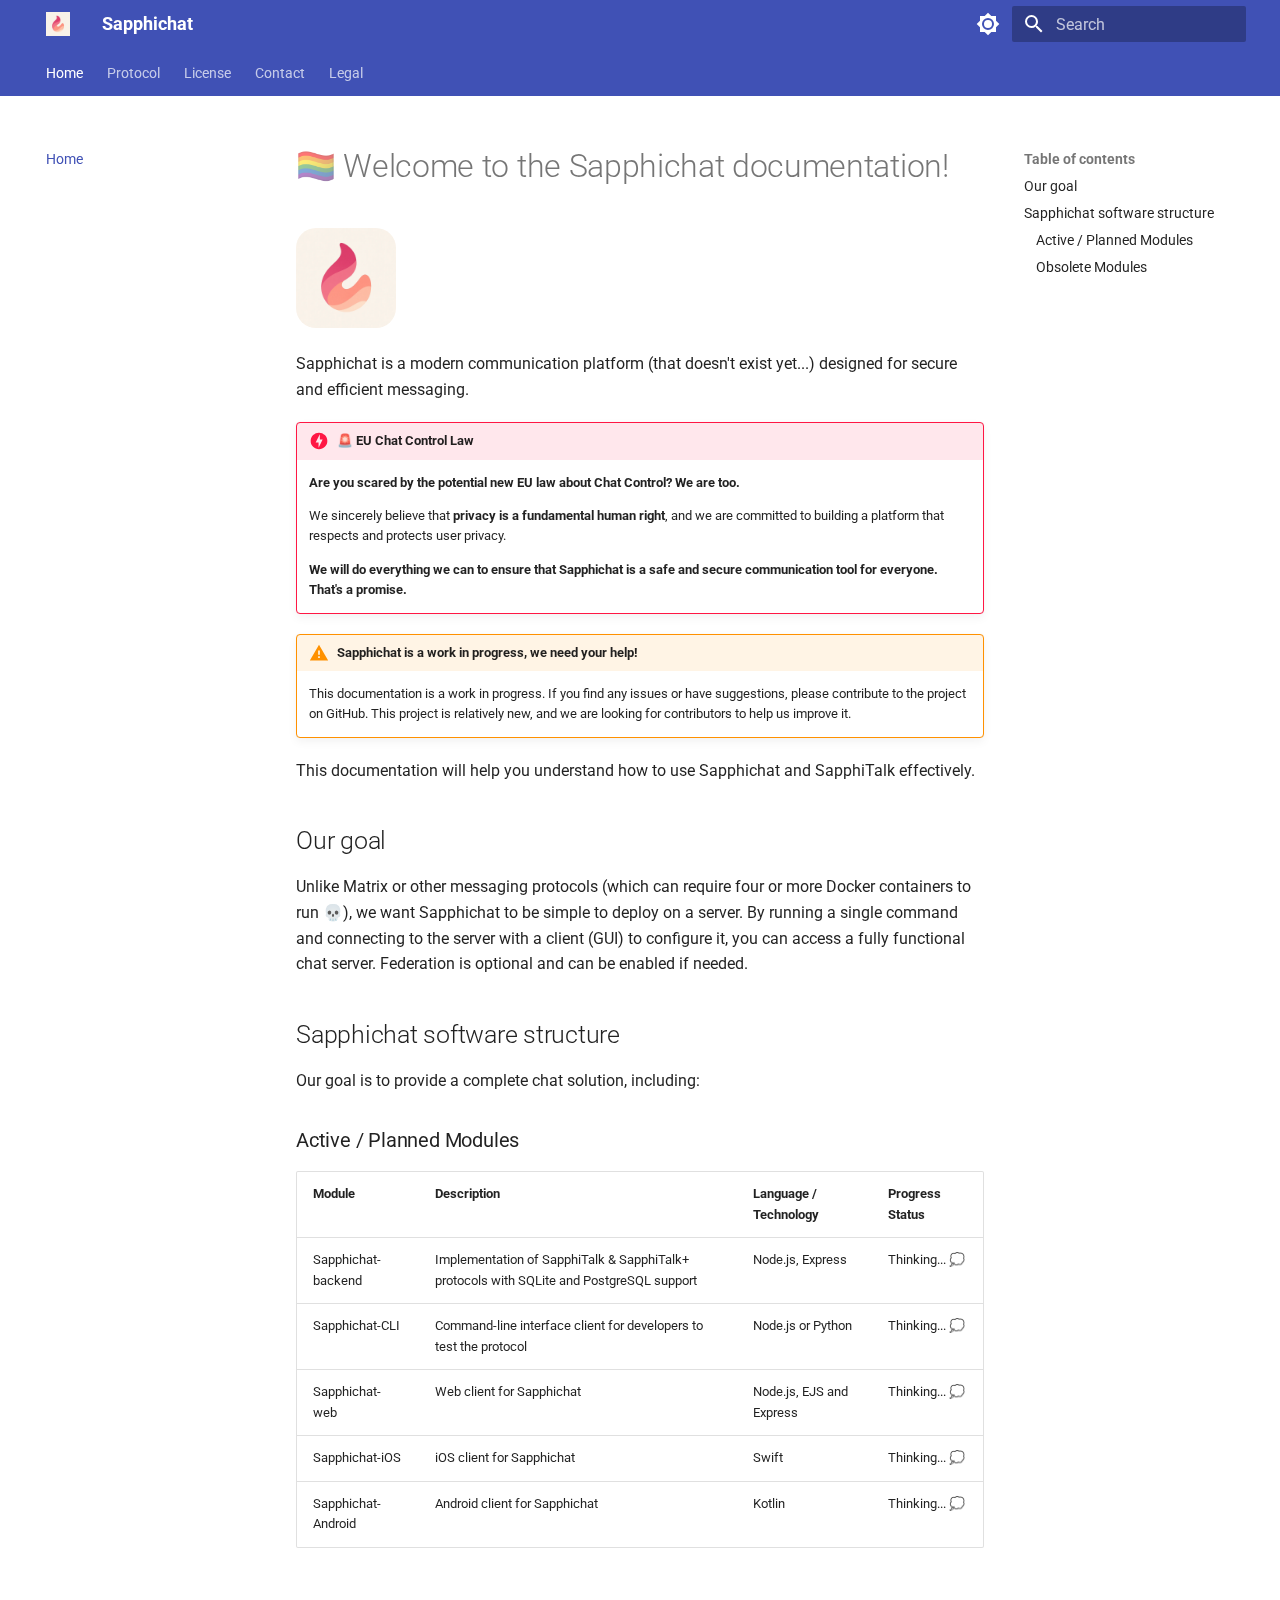
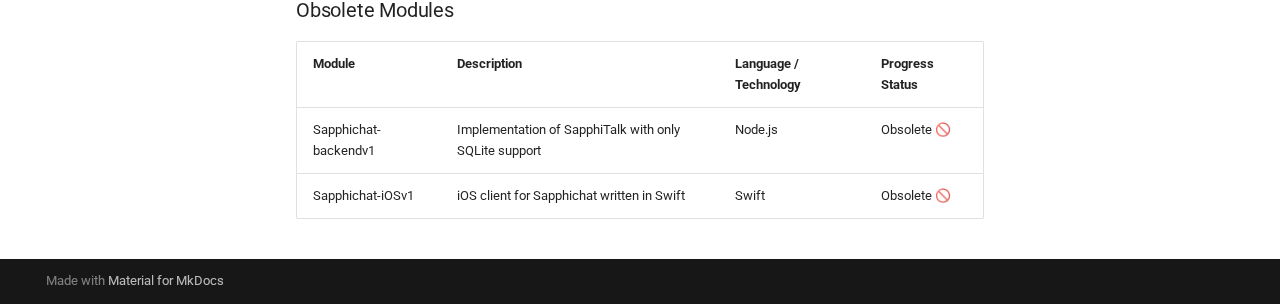
<file: index.html>
<!doctype html>
<html lang="en" class="no-js">
  <head>
    
      <meta charset="utf-8">
      <meta name="viewport" content="width=device-width,initial-scale=1">
      
      
      
      
      
        <link rel="next" href="protocol/">
      
      
      <link rel="icon" href="img/favicon.ico">
      <meta name="generator" content="mkdocs-1.6.1, mkdocs-material-9.6.16">
    
    
      
        <title>Sapphichat</title>
      
    
    
      <link rel="stylesheet" href="assets/stylesheets/main.7e37652d.min.css">
      
        
        <link rel="stylesheet" href="assets/stylesheets/palette.06af60db.min.css">
      
      


    
    
      
    
    
      
        
        
        <link rel="preconnect" href="https://fonts.gstatic.com" crossorigin>
        <link rel="stylesheet" href="https://fonts.googleapis.com/css?family=Roboto:300,300i,400,400i,700,700i%7CRoboto+Mono:400,400i,700,700i&display=fallback">
        <style>:root{--md-text-font:"Roboto";--md-code-font:"Roboto Mono"}</style>
      
    
    
      <link rel="stylesheet" href="stylesheets/extra.css">
    
    <script>__md_scope=new URL(".",location),__md_hash=e=>[...e].reduce(((e,_)=>(e<<5)-e+_.charCodeAt(0)),0),__md_get=(e,_=localStorage,t=__md_scope)=>JSON.parse(_.getItem(t.pathname+"."+e)),__md_set=(e,_,t=localStorage,a=__md_scope)=>{try{t.setItem(a.pathname+"."+e,JSON.stringify(_))}catch(e){}}</script>
    
      

    
    
    
  </head>
  
  
    
    
      
    
    
    
    
    <body dir="ltr" data-md-color-scheme="default" data-md-color-primary="indigo" data-md-color-accent="indigo">
  
    
    <input class="md-toggle" data-md-toggle="drawer" type="checkbox" id="__drawer" autocomplete="off">
    <input class="md-toggle" data-md-toggle="search" type="checkbox" id="__search" autocomplete="off">
    <label class="md-overlay" for="__drawer"></label>
    <div data-md-component="skip">
      
        
        <a href="#welcome-to-the-sapphichat-documentation" class="md-skip">
          Skip to content
        </a>
      
    </div>
    <div data-md-component="announce">
      
    </div>
    
    
      

<header class="md-header" data-md-component="header">
  <nav class="md-header__inner md-grid" aria-label="Header">
    <a href="." title="Sapphichat" class="md-header__button md-logo" aria-label="Sapphichat" data-md-component="logo">
      
  <img src="img/Sapphichat-logo.png" alt="logo">

    </a>
    <label class="md-header__button md-icon" for="__drawer">
      
      <svg xmlns="http://www.w3.org/2000/svg" viewBox="0 0 24 24"><path d="M3 6h18v2H3zm0 5h18v2H3zm0 5h18v2H3z"/></svg>
    </label>
    <div class="md-header__title" data-md-component="header-title">
      <div class="md-header__ellipsis">
        <div class="md-header__topic">
          <span class="md-ellipsis">
            Sapphichat
          </span>
        </div>
        <div class="md-header__topic" data-md-component="header-topic">
          <span class="md-ellipsis">
            
              Home
            
          </span>
        </div>
      </div>
    </div>
    
      
        <form class="md-header__option" data-md-component="palette">
  
    
    
    
    <input class="md-option" data-md-color-media="(prefers-color-scheme: light)" data-md-color-scheme="default" data-md-color-primary="indigo" data-md-color-accent="indigo"  aria-label="Switch to dark mode"  type="radio" name="__palette" id="__palette_0">
    
      <label class="md-header__button md-icon" title="Switch to dark mode" for="__palette_1" hidden>
        <svg xmlns="http://www.w3.org/2000/svg" viewBox="0 0 24 24"><path d="M12 8a4 4 0 0 0-4 4 4 4 0 0 0 4 4 4 4 0 0 0 4-4 4 4 0 0 0-4-4m0 10a6 6 0 0 1-6-6 6 6 0 0 1 6-6 6 6 0 0 1 6 6 6 6 0 0 1-6 6m8-9.31V4h-4.69L12 .69 8.69 4H4v4.69L.69 12 4 15.31V20h4.69L12 23.31 15.31 20H20v-4.69L23.31 12z"/></svg>
      </label>
    
  
    
    
    
    <input class="md-option" data-md-color-media="(prefers-color-scheme: dark)" data-md-color-scheme="slate" data-md-color-primary="indigo" data-md-color-accent="indigo"  aria-label="Switch to light mode"  type="radio" name="__palette" id="__palette_1">
    
      <label class="md-header__button md-icon" title="Switch to light mode" for="__palette_0" hidden>
        <svg xmlns="http://www.w3.org/2000/svg" viewBox="0 0 24 24"><path d="M12 18c-.89 0-1.74-.2-2.5-.55C11.56 16.5 13 14.42 13 12s-1.44-4.5-3.5-5.45C10.26 6.2 11.11 6 12 6a6 6 0 0 1 6 6 6 6 0 0 1-6 6m8-9.31V4h-4.69L12 .69 8.69 4H4v4.69L.69 12 4 15.31V20h4.69L12 23.31 15.31 20H20v-4.69L23.31 12z"/></svg>
      </label>
    
  
</form>
      
    
    
      <script>var palette=__md_get("__palette");if(palette&&palette.color){if("(prefers-color-scheme)"===palette.color.media){var media=matchMedia("(prefers-color-scheme: light)"),input=document.querySelector(media.matches?"[data-md-color-media='(prefers-color-scheme: light)']":"[data-md-color-media='(prefers-color-scheme: dark)']");palette.color.media=input.getAttribute("data-md-color-media"),palette.color.scheme=input.getAttribute("data-md-color-scheme"),palette.color.primary=input.getAttribute("data-md-color-primary"),palette.color.accent=input.getAttribute("data-md-color-accent")}for(var[key,value]of Object.entries(palette.color))document.body.setAttribute("data-md-color-"+key,value)}</script>
    
    
    
      
      
        <label class="md-header__button md-icon" for="__search">
          
          <svg xmlns="http://www.w3.org/2000/svg" viewBox="0 0 24 24"><path d="M9.5 3A6.5 6.5 0 0 1 16 9.5c0 1.61-.59 3.09-1.56 4.23l.27.27h.79l5 5-1.5 1.5-5-5v-.79l-.27-.27A6.52 6.52 0 0 1 9.5 16 6.5 6.5 0 0 1 3 9.5 6.5 6.5 0 0 1 9.5 3m0 2C7 5 5 7 5 9.5S7 14 9.5 14 14 12 14 9.5 12 5 9.5 5"/></svg>
        </label>
        <div class="md-search" data-md-component="search" role="dialog">
  <label class="md-search__overlay" for="__search"></label>
  <div class="md-search__inner" role="search">
    <form class="md-search__form" name="search">
      <input type="text" class="md-search__input" name="query" aria-label="Search" placeholder="Search" autocapitalize="off" autocorrect="off" autocomplete="off" spellcheck="false" data-md-component="search-query" required>
      <label class="md-search__icon md-icon" for="__search">
        
        <svg xmlns="http://www.w3.org/2000/svg" viewBox="0 0 24 24"><path d="M9.5 3A6.5 6.5 0 0 1 16 9.5c0 1.61-.59 3.09-1.56 4.23l.27.27h.79l5 5-1.5 1.5-5-5v-.79l-.27-.27A6.52 6.52 0 0 1 9.5 16 6.5 6.5 0 0 1 3 9.5 6.5 6.5 0 0 1 9.5 3m0 2C7 5 5 7 5 9.5S7 14 9.5 14 14 12 14 9.5 12 5 9.5 5"/></svg>
        
        <svg xmlns="http://www.w3.org/2000/svg" viewBox="0 0 24 24"><path d="M20 11v2H8l5.5 5.5-1.42 1.42L4.16 12l7.92-7.92L13.5 5.5 8 11z"/></svg>
      </label>
      <nav class="md-search__options" aria-label="Search">
        
        <button type="reset" class="md-search__icon md-icon" title="Clear" aria-label="Clear" tabindex="-1">
          
          <svg xmlns="http://www.w3.org/2000/svg" viewBox="0 0 24 24"><path d="M19 6.41 17.59 5 12 10.59 6.41 5 5 6.41 10.59 12 5 17.59 6.41 19 12 13.41 17.59 19 19 17.59 13.41 12z"/></svg>
        </button>
      </nav>
      
    </form>
    <div class="md-search__output">
      <div class="md-search__scrollwrap" tabindex="0" data-md-scrollfix>
        <div class="md-search-result" data-md-component="search-result">
          <div class="md-search-result__meta">
            Initializing search
          </div>
          <ol class="md-search-result__list" role="presentation"></ol>
        </div>
      </div>
    </div>
  </div>
</div>
      
    
    
  </nav>
  
</header>
    
    <div class="md-container" data-md-component="container">
      
      
        
          
            
<nav class="md-tabs" aria-label="Tabs" data-md-component="tabs">
  <div class="md-grid">
    <ul class="md-tabs__list">
      
        
  
  
  
    
  
  
    <li class="md-tabs__item md-tabs__item--active">
      <a href="." class="md-tabs__link">
        
  
  
    
  
  Home

      </a>
    </li>
  

      
        
  
  
  
  
    
    
      <li class="md-tabs__item">
        <a href="protocol/" class="md-tabs__link">
          
  
  
  Protocol

        </a>
      </li>
    
  

      
        
  
  
  
  
    <li class="md-tabs__item">
      <a href="license/" class="md-tabs__link">
        
  
  
    
  
  License

      </a>
    </li>
  

      
        
  
  
  
  
    <li class="md-tabs__item">
      <a href="contact/" class="md-tabs__link">
        
  
  
    
  
  Contact

      </a>
    </li>
  

      
        
  
  
  
  
    
    
      <li class="md-tabs__item">
        <a href="legal/terms/" class="md-tabs__link">
          
  
  
  Legal

        </a>
      </li>
    
  

      
    </ul>
  </div>
</nav>
          
        
      
      <main class="md-main" data-md-component="main">
        <div class="md-main__inner md-grid">
          
            
              
              <div class="md-sidebar md-sidebar--primary" data-md-component="sidebar" data-md-type="navigation" >
                <div class="md-sidebar__scrollwrap">
                  <div class="md-sidebar__inner">
                    


  


<nav class="md-nav md-nav--primary md-nav--lifted" aria-label="Navigation" data-md-level="0">
  <label class="md-nav__title" for="__drawer">
    <a href="." title="Sapphichat" class="md-nav__button md-logo" aria-label="Sapphichat" data-md-component="logo">
      
  <img src="img/Sapphichat-logo.png" alt="logo">

    </a>
    Sapphichat
  </label>
  
  <ul class="md-nav__list" data-md-scrollfix>
    
      
      
  
  
    
  
  
  
    <li class="md-nav__item md-nav__item--active">
      
      <input class="md-nav__toggle md-toggle" type="checkbox" id="__toc">
      
      
        
      
      
        <label class="md-nav__link md-nav__link--active" for="__toc">
          
  
  
  <span class="md-ellipsis">
    Home
    
  </span>
  

          <span class="md-nav__icon md-icon"></span>
        </label>
      
      <a href="." class="md-nav__link md-nav__link--active">
        
  
  
  <span class="md-ellipsis">
    Home
    
  </span>
  

      </a>
      
        

<nav class="md-nav md-nav--secondary" aria-label="Table of contents">
  
  
  
    
  
  
    <label class="md-nav__title" for="__toc">
      <span class="md-nav__icon md-icon"></span>
      Table of contents
    </label>
    <ul class="md-nav__list" data-md-component="toc" data-md-scrollfix>
      
        <li class="md-nav__item">
  <a href="#our-goal" class="md-nav__link">
    <span class="md-ellipsis">
      Our goal
    </span>
  </a>
  
</li>
      
        <li class="md-nav__item">
  <a href="#sapphichat-software-structure" class="md-nav__link">
    <span class="md-ellipsis">
      Sapphichat software structure
    </span>
  </a>
  
    <nav class="md-nav" aria-label="Sapphichat software structure">
      <ul class="md-nav__list">
        
          <li class="md-nav__item">
  <a href="#active-planned-modules" class="md-nav__link">
    <span class="md-ellipsis">
      Active / Planned Modules
    </span>
  </a>
  
</li>
        
          <li class="md-nav__item">
  <a href="#obsolete-modules" class="md-nav__link">
    <span class="md-ellipsis">
      Obsolete Modules
    </span>
  </a>
  
</li>
        
      </ul>
    </nav>
  
</li>
      
    </ul>
  
</nav>
      
    </li>
  

    
      
      
  
  
  
  
    
    
    
    
      
      
    
    
    <li class="md-nav__item md-nav__item--nested">
      
        
        
          
        
        <input class="md-nav__toggle md-toggle md-toggle--indeterminate" type="checkbox" id="__nav_2" >
        
          
          <label class="md-nav__link" for="__nav_2" id="__nav_2_label" tabindex="0">
            
  
  
  <span class="md-ellipsis">
    Protocol
    
  </span>
  

            <span class="md-nav__icon md-icon"></span>
          </label>
        
        <nav class="md-nav" data-md-level="1" aria-labelledby="__nav_2_label" aria-expanded="false">
          <label class="md-nav__title" for="__nav_2">
            <span class="md-nav__icon md-icon"></span>
            Protocol
          </label>
          <ul class="md-nav__list" data-md-scrollfix>
            
              
                
  
  
  
  
    <li class="md-nav__item">
      <a href="protocol/" class="md-nav__link">
        
  
  
  <span class="md-ellipsis">
    Protocol
    
  </span>
  

      </a>
    </li>
  

              
            
              
                
  
  
  
  
    
    
    
    
      
      
    
    
    <li class="md-nav__item md-nav__item--nested">
      
        
        
          
        
        <input class="md-nav__toggle md-toggle md-toggle--indeterminate" type="checkbox" id="__nav_2_2" >
        
          
          <label class="md-nav__link" for="__nav_2_2" id="__nav_2_2_label" tabindex="0">
            
  
  
  <span class="md-ellipsis">
    Endpoints
    
  </span>
  

            <span class="md-nav__icon md-icon"></span>
          </label>
        
        <nav class="md-nav" data-md-level="2" aria-labelledby="__nav_2_2_label" aria-expanded="false">
          <label class="md-nav__title" for="__nav_2_2">
            <span class="md-nav__icon md-icon"></span>
            Endpoints
          </label>
          <ul class="md-nav__list" data-md-scrollfix>
            
              
                
  
  
  
  
    <li class="md-nav__item">
      <a href="protocol/endpoints/" class="md-nav__link">
        
  
  
  <span class="md-ellipsis">
    SapphiTalk REST API Endpoints
    
  </span>
  

      </a>
    </li>
  

              
            
              
                
  
  
  
  
    <li class="md-nav__item">
      <a href="protocol/endpoints/base/" class="md-nav__link">
        
  
  
  <span class="md-ellipsis">
    Base API Endpoint
    
  </span>
  

      </a>
    </li>
  

              
            
              
                
  
  
  
  
    <li class="md-nav__item">
      <a href="protocol/endpoints/authentication/" class="md-nav__link">
        
  
  
  <span class="md-ellipsis">
    Account Endpoints
    
  </span>
  

      </a>
    </li>
  

              
            
              
                
  
  
  
  
    <li class="md-nav__item">
      <a href="protocol/endpoints/conversations/" class="md-nav__link">
        
  
  
  <span class="md-ellipsis">
    Conversations Management
    
  </span>
  

      </a>
    </li>
  

              
            
              
                
  
  
  
  
    <li class="md-nav__item">
      <a href="protocol/endpoints/messages/" class="md-nav__link">
        
  
  
  <span class="md-ellipsis">
    Messages Management
    
  </span>
  

      </a>
    </li>
  

              
            
          </ul>
        </nav>
      
    </li>
  

              
            
              
                
  
  
  
  
    <li class="md-nav__item">
      <a href="protocol/error-codes/" class="md-nav__link">
        
  
  
  <span class="md-ellipsis">
    Error codes
    
  </span>
  

      </a>
    </li>
  

              
            
          </ul>
        </nav>
      
    </li>
  

    
      
      
  
  
  
  
    <li class="md-nav__item">
      <a href="license/" class="md-nav__link">
        
  
  
  <span class="md-ellipsis">
    License
    
  </span>
  

      </a>
    </li>
  

    
      
      
  
  
  
  
    <li class="md-nav__item">
      <a href="contact/" class="md-nav__link">
        
  
  
  <span class="md-ellipsis">
    Contact
    
  </span>
  

      </a>
    </li>
  

    
      
      
  
  
  
  
    
    
    
    
      
      
    
    
    <li class="md-nav__item md-nav__item--nested">
      
        
        
          
        
        <input class="md-nav__toggle md-toggle md-toggle--indeterminate" type="checkbox" id="__nav_5" >
        
          
          <label class="md-nav__link" for="__nav_5" id="__nav_5_label" tabindex="0">
            
  
  
  <span class="md-ellipsis">
    Legal
    
  </span>
  

            <span class="md-nav__icon md-icon"></span>
          </label>
        
        <nav class="md-nav" data-md-level="1" aria-labelledby="__nav_5_label" aria-expanded="false">
          <label class="md-nav__title" for="__nav_5">
            <span class="md-nav__icon md-icon"></span>
            Legal
          </label>
          <ul class="md-nav__list" data-md-scrollfix>
            
              
                
  
  
  
  
    <li class="md-nav__item">
      <a href="legal/terms/" class="md-nav__link">
        
  
  
  <span class="md-ellipsis">
    Responsibility Disclaimer
    
  </span>
  

      </a>
    </li>
  

              
            
              
                
  
  
  
  
    <li class="md-nav__item">
      <a href="legal/privacy/" class="md-nav__link">
        
  
  
  <span class="md-ellipsis">
    Privacy Policy
    
  </span>
  

      </a>
    </li>
  

              
            
          </ul>
        </nav>
      
    </li>
  

    
  </ul>
</nav>
                  </div>
                </div>
              </div>
            
            
              
              <div class="md-sidebar md-sidebar--secondary" data-md-component="sidebar" data-md-type="toc" >
                <div class="md-sidebar__scrollwrap">
                  <div class="md-sidebar__inner">
                    

<nav class="md-nav md-nav--secondary" aria-label="Table of contents">
  
  
  
    
  
  
    <label class="md-nav__title" for="__toc">
      <span class="md-nav__icon md-icon"></span>
      Table of contents
    </label>
    <ul class="md-nav__list" data-md-component="toc" data-md-scrollfix>
      
        <li class="md-nav__item">
  <a href="#our-goal" class="md-nav__link">
    <span class="md-ellipsis">
      Our goal
    </span>
  </a>
  
</li>
      
        <li class="md-nav__item">
  <a href="#sapphichat-software-structure" class="md-nav__link">
    <span class="md-ellipsis">
      Sapphichat software structure
    </span>
  </a>
  
    <nav class="md-nav" aria-label="Sapphichat software structure">
      <ul class="md-nav__list">
        
          <li class="md-nav__item">
  <a href="#active-planned-modules" class="md-nav__link">
    <span class="md-ellipsis">
      Active / Planned Modules
    </span>
  </a>
  
</li>
        
          <li class="md-nav__item">
  <a href="#obsolete-modules" class="md-nav__link">
    <span class="md-ellipsis">
      Obsolete Modules
    </span>
  </a>
  
</li>
        
      </ul>
    </nav>
  
</li>
      
    </ul>
  
</nav>
                  </div>
                </div>
              </div>
            
          
          
            <div class="md-content" data-md-component="content">
              <article class="md-content__inner md-typeset">
                
                  



<h1 id="welcome-to-the-sapphichat-documentation">🏳️‍🌈 Welcome to the Sapphichat documentation!</h1>
<p><img src="/img/Sapphichat-logo.png" alt="Sapphichat logo" width="100" style="border-radius: 20px;"/></p>
<p>Sapphichat is a modern communication platform (that doesn't exist yet...) designed for secure and efficient messaging.</p>
<div class="admonition danger">
<p class="admonition-title">🚨 EU Chat Control Law</p>
<p><strong>Are you scared by the potential new EU law about Chat Control? We are too.</strong></p>
<p>We sincerely believe that <strong>privacy is a fundamental human right</strong>, and we are committed to building a platform that respects and protects user privacy.</p>
<p><strong>We will do everything we can to ensure that Sapphichat is a safe and secure communication tool for everyone. That's a promise.</strong></p>
</div>
<div class="admonition warning">
<p class="admonition-title">Sapphichat is a work in progress, we need your help!</p>
<p>This documentation is a work in progress. If you find any issues or have suggestions, please contribute to the project on GitHub.
This project is relatively new, and we are looking for contributors to help us improve it.</p>
</div>
<p>This documentation will help you understand how to use Sapphichat and SapphiTalk effectively.</p>
<h2 id="our-goal">Our goal</h2>
<p>Unlike Matrix or other messaging protocols (which can require four or more Docker containers to run 💀), we want Sapphichat to be simple to deploy on a server. By running a single command and connecting to the server with a client (GUI) to configure it, you can access a fully functional chat server. Federation is optional and can be enabled if needed.</p>
<h2 id="sapphichat-software-structure">Sapphichat software structure</h2>
<p>Our goal is to provide a complete chat solution, including:</p>
<h3 id="active-planned-modules">Active / Planned Modules</h3>
<table>
<thead>
<tr>
<th>Module</th>
<th>Description</th>
<th>Language / Technology</th>
<th>Progress Status</th>
</tr>
</thead>
<tbody>
<tr>
<td>Sapphichat-backend</td>
<td>Implementation of SapphiTalk &amp; SapphiTalk+ protocols with SQLite and PostgreSQL support</td>
<td>Node.js, Express</td>
<td>Thinking... 💭</td>
</tr>
<tr>
<td>Sapphichat-CLI</td>
<td>Command-line interface client for developers to test the protocol</td>
<td>Node.js or Python</td>
<td>Thinking... 💭</td>
</tr>
<tr>
<td>Sapphichat-web</td>
<td>Web client for Sapphichat</td>
<td>Node.js, EJS and Express</td>
<td>Thinking... 💭</td>
</tr>
<tr>
<td>Sapphichat-iOS</td>
<td>iOS client for Sapphichat</td>
<td>Swift</td>
<td>Thinking... 💭</td>
</tr>
<tr>
<td>Sapphichat-Android</td>
<td>Android client for Sapphichat</td>
<td>Kotlin</td>
<td>Thinking... 💭</td>
</tr>
</tbody>
</table>
<h3 id="obsolete-modules">Obsolete Modules</h3>
<table>
<thead>
<tr>
<th>Module</th>
<th>Description</th>
<th>Language / Technology</th>
<th>Progress Status</th>
</tr>
</thead>
<tbody>
<tr>
<td>Sapphichat-backendv1</td>
<td>Implementation of SapphiTalk with only SQLite support</td>
<td>Node.js</td>
<td>Obsolete 🚫</td>
</tr>
<tr>
<td>Sapphichat-iOSv1</td>
<td>iOS client for Sapphichat written in Swift</td>
<td>Swift</td>
<td>Obsolete 🚫</td>
</tr>
</tbody>
</table>












                
              </article>
            </div>
          
          
<script>var target=document.getElementById(location.hash.slice(1));target&&target.name&&(target.checked=target.name.startsWith("__tabbed_"))</script>
        </div>
        
      </main>
      
        <footer class="md-footer">
  
  <div class="md-footer-meta md-typeset">
    <div class="md-footer-meta__inner md-grid">
      <div class="md-copyright">
  
  
    Made with
    <a href="https://squidfunk.github.io/mkdocs-material/" target="_blank" rel="noopener">
      Material for MkDocs
    </a>
  
</div>
      
    </div>
  </div>
</footer>
      
    </div>
    <div class="md-dialog" data-md-component="dialog">
      <div class="md-dialog__inner md-typeset"></div>
    </div>
    
    
    
      
      <script id="__config" type="application/json">{"base": ".", "features": ["navigation.tabs", "navigation.instant", "navigation.expand"], "search": "assets/javascripts/workers/search.d50fe291.min.js", "tags": null, "translations": {"clipboard.copied": "Copied to clipboard", "clipboard.copy": "Copy to clipboard", "search.result.more.one": "1 more on this page", "search.result.more.other": "# more on this page", "search.result.none": "No matching documents", "search.result.one": "1 matching document", "search.result.other": "# matching documents", "search.result.placeholder": "Type to start searching", "search.result.term.missing": "Missing", "select.version": "Select version"}, "version": null}</script>
    
    
      <script src="assets/javascripts/bundle.50899def.min.js"></script>
      
    
  </body>
</html>
</file>
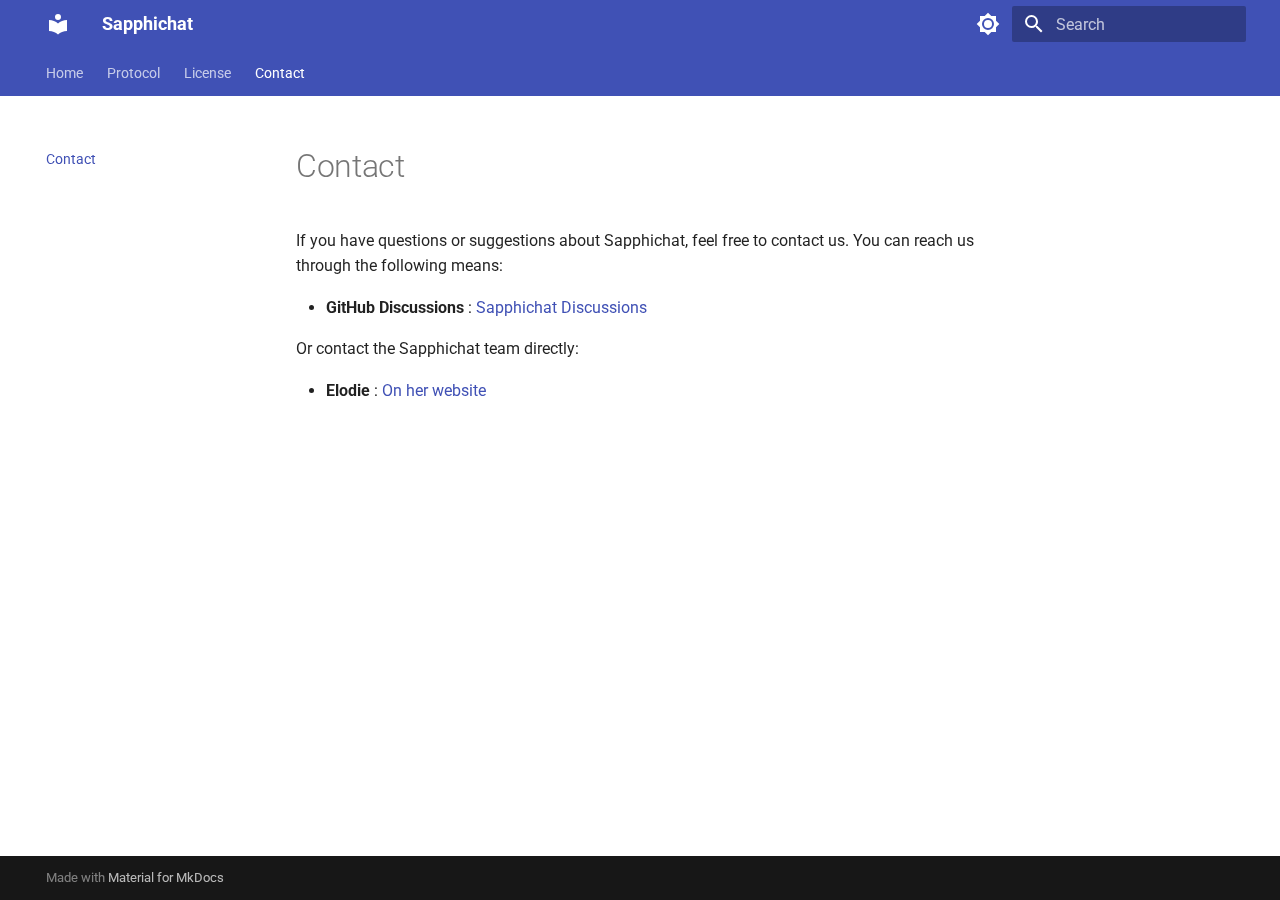
<file: contact/index.html>
<!doctype html>
<html lang="en" class="no-js">
  <head>
    
      <meta charset="utf-8">
      <meta name="viewport" content="width=device-width,initial-scale=1">
      
      
      
      
        <link rel="prev" href="../license/">
      
      
      
      <link rel="icon" href="../assets/images/favicon.png">
      <meta name="generator" content="mkdocs-1.6.1, mkdocs-material-9.6.16">
    
    
      
        <title>Contact - Sapphichat</title>
      
    
    
      <link rel="stylesheet" href="../assets/stylesheets/main.7e37652d.min.css">
      
        
        <link rel="stylesheet" href="../assets/stylesheets/palette.06af60db.min.css">
      
      


    
    
      
    
    
      
        
        
        <link rel="preconnect" href="https://fonts.gstatic.com" crossorigin>
        <link rel="stylesheet" href="https://fonts.googleapis.com/css?family=Roboto:300,300i,400,400i,700,700i%7CRoboto+Mono:400,400i,700,700i&display=fallback">
        <style>:root{--md-text-font:"Roboto";--md-code-font:"Roboto Mono"}</style>
      
    
    
    <script>__md_scope=new URL("..",location),__md_hash=e=>[...e].reduce(((e,_)=>(e<<5)-e+_.charCodeAt(0)),0),__md_get=(e,_=localStorage,t=__md_scope)=>JSON.parse(_.getItem(t.pathname+"."+e)),__md_set=(e,_,t=localStorage,a=__md_scope)=>{try{t.setItem(a.pathname+"."+e,JSON.stringify(_))}catch(e){}}</script>
    
      

    
    
    
  </head>
  
  
    
    
      
    
    
    
    
    <body dir="ltr" data-md-color-scheme="default" data-md-color-primary="indigo" data-md-color-accent="indigo">
  
    
    <input class="md-toggle" data-md-toggle="drawer" type="checkbox" id="__drawer" autocomplete="off">
    <input class="md-toggle" data-md-toggle="search" type="checkbox" id="__search" autocomplete="off">
    <label class="md-overlay" for="__drawer"></label>
    <div data-md-component="skip">
      
        
        <a href="#contact" class="md-skip">
          Skip to content
        </a>
      
    </div>
    <div data-md-component="announce">
      
    </div>
    
    
      

<header class="md-header" data-md-component="header">
  <nav class="md-header__inner md-grid" aria-label="Header">
    <a href=".." title="Sapphichat" class="md-header__button md-logo" aria-label="Sapphichat" data-md-component="logo">
      
  
  <svg xmlns="http://www.w3.org/2000/svg" viewBox="0 0 24 24"><path d="M12 8a3 3 0 0 0 3-3 3 3 0 0 0-3-3 3 3 0 0 0-3 3 3 3 0 0 0 3 3m0 3.54C9.64 9.35 6.5 8 3 8v11c3.5 0 6.64 1.35 9 3.54 2.36-2.19 5.5-3.54 9-3.54V8c-3.5 0-6.64 1.35-9 3.54"/></svg>

    </a>
    <label class="md-header__button md-icon" for="__drawer">
      
      <svg xmlns="http://www.w3.org/2000/svg" viewBox="0 0 24 24"><path d="M3 6h18v2H3zm0 5h18v2H3zm0 5h18v2H3z"/></svg>
    </label>
    <div class="md-header__title" data-md-component="header-title">
      <div class="md-header__ellipsis">
        <div class="md-header__topic">
          <span class="md-ellipsis">
            Sapphichat
          </span>
        </div>
        <div class="md-header__topic" data-md-component="header-topic">
          <span class="md-ellipsis">
            
              Contact
            
          </span>
        </div>
      </div>
    </div>
    
      
        <form class="md-header__option" data-md-component="palette">
  
    
    
    
    <input class="md-option" data-md-color-media="(prefers-color-scheme: light)" data-md-color-scheme="default" data-md-color-primary="indigo" data-md-color-accent="indigo"  aria-label="Switch to dark mode"  type="radio" name="__palette" id="__palette_0">
    
      <label class="md-header__button md-icon" title="Switch to dark mode" for="__palette_1" hidden>
        <svg xmlns="http://www.w3.org/2000/svg" viewBox="0 0 24 24"><path d="M12 8a4 4 0 0 0-4 4 4 4 0 0 0 4 4 4 4 0 0 0 4-4 4 4 0 0 0-4-4m0 10a6 6 0 0 1-6-6 6 6 0 0 1 6-6 6 6 0 0 1 6 6 6 6 0 0 1-6 6m8-9.31V4h-4.69L12 .69 8.69 4H4v4.69L.69 12 4 15.31V20h4.69L12 23.31 15.31 20H20v-4.69L23.31 12z"/></svg>
      </label>
    
  
    
    
    
    <input class="md-option" data-md-color-media="(prefers-color-scheme: dark)" data-md-color-scheme="slate" data-md-color-primary="indigo" data-md-color-accent="indigo"  aria-label="Switch to light mode"  type="radio" name="__palette" id="__palette_1">
    
      <label class="md-header__button md-icon" title="Switch to light mode" for="__palette_0" hidden>
        <svg xmlns="http://www.w3.org/2000/svg" viewBox="0 0 24 24"><path d="M12 18c-.89 0-1.74-.2-2.5-.55C11.56 16.5 13 14.42 13 12s-1.44-4.5-3.5-5.45C10.26 6.2 11.11 6 12 6a6 6 0 0 1 6 6 6 6 0 0 1-6 6m8-9.31V4h-4.69L12 .69 8.69 4H4v4.69L.69 12 4 15.31V20h4.69L12 23.31 15.31 20H20v-4.69L23.31 12z"/></svg>
      </label>
    
  
</form>
      
    
    
      <script>var palette=__md_get("__palette");if(palette&&palette.color){if("(prefers-color-scheme)"===palette.color.media){var media=matchMedia("(prefers-color-scheme: light)"),input=document.querySelector(media.matches?"[data-md-color-media='(prefers-color-scheme: light)']":"[data-md-color-media='(prefers-color-scheme: dark)']");palette.color.media=input.getAttribute("data-md-color-media"),palette.color.scheme=input.getAttribute("data-md-color-scheme"),palette.color.primary=input.getAttribute("data-md-color-primary"),palette.color.accent=input.getAttribute("data-md-color-accent")}for(var[key,value]of Object.entries(palette.color))document.body.setAttribute("data-md-color-"+key,value)}</script>
    
    
    
      
      
        <label class="md-header__button md-icon" for="__search">
          
          <svg xmlns="http://www.w3.org/2000/svg" viewBox="0 0 24 24"><path d="M9.5 3A6.5 6.5 0 0 1 16 9.5c0 1.61-.59 3.09-1.56 4.23l.27.27h.79l5 5-1.5 1.5-5-5v-.79l-.27-.27A6.52 6.52 0 0 1 9.5 16 6.5 6.5 0 0 1 3 9.5 6.5 6.5 0 0 1 9.5 3m0 2C7 5 5 7 5 9.5S7 14 9.5 14 14 12 14 9.5 12 5 9.5 5"/></svg>
        </label>
        <div class="md-search" data-md-component="search" role="dialog">
  <label class="md-search__overlay" for="__search"></label>
  <div class="md-search__inner" role="search">
    <form class="md-search__form" name="search">
      <input type="text" class="md-search__input" name="query" aria-label="Search" placeholder="Search" autocapitalize="off" autocorrect="off" autocomplete="off" spellcheck="false" data-md-component="search-query" required>
      <label class="md-search__icon md-icon" for="__search">
        
        <svg xmlns="http://www.w3.org/2000/svg" viewBox="0 0 24 24"><path d="M9.5 3A6.5 6.5 0 0 1 16 9.5c0 1.61-.59 3.09-1.56 4.23l.27.27h.79l5 5-1.5 1.5-5-5v-.79l-.27-.27A6.52 6.52 0 0 1 9.5 16 6.5 6.5 0 0 1 3 9.5 6.5 6.5 0 0 1 9.5 3m0 2C7 5 5 7 5 9.5S7 14 9.5 14 14 12 14 9.5 12 5 9.5 5"/></svg>
        
        <svg xmlns="http://www.w3.org/2000/svg" viewBox="0 0 24 24"><path d="M20 11v2H8l5.5 5.5-1.42 1.42L4.16 12l7.92-7.92L13.5 5.5 8 11z"/></svg>
      </label>
      <nav class="md-search__options" aria-label="Search">
        
        <button type="reset" class="md-search__icon md-icon" title="Clear" aria-label="Clear" tabindex="-1">
          
          <svg xmlns="http://www.w3.org/2000/svg" viewBox="0 0 24 24"><path d="M19 6.41 17.59 5 12 10.59 6.41 5 5 6.41 10.59 12 5 17.59 6.41 19 12 13.41 17.59 19 19 17.59 13.41 12z"/></svg>
        </button>
      </nav>
      
    </form>
    <div class="md-search__output">
      <div class="md-search__scrollwrap" tabindex="0" data-md-scrollfix>
        <div class="md-search-result" data-md-component="search-result">
          <div class="md-search-result__meta">
            Initializing search
          </div>
          <ol class="md-search-result__list" role="presentation"></ol>
        </div>
      </div>
    </div>
  </div>
</div>
      
    
    
  </nav>
  
</header>
    
    <div class="md-container" data-md-component="container">
      
      
        
          
            
<nav class="md-tabs" aria-label="Tabs" data-md-component="tabs">
  <div class="md-grid">
    <ul class="md-tabs__list">
      
        
  
  
  
  
    <li class="md-tabs__item">
      <a href=".." class="md-tabs__link">
        
  
  
    
  
  Home

      </a>
    </li>
  

      
        
  
  
  
  
    
    
      <li class="md-tabs__item">
        <a href="../protocol/" class="md-tabs__link">
          
  
  
  Protocol

        </a>
      </li>
    
  

      
        
  
  
  
  
    <li class="md-tabs__item">
      <a href="../license/" class="md-tabs__link">
        
  
  
    
  
  License

      </a>
    </li>
  

      
        
  
  
  
    
  
  
    <li class="md-tabs__item md-tabs__item--active">
      <a href="./" class="md-tabs__link">
        
  
  
    
  
  Contact

      </a>
    </li>
  

      
    </ul>
  </div>
</nav>
          
        
      
      <main class="md-main" data-md-component="main">
        <div class="md-main__inner md-grid">
          
            
              
              <div class="md-sidebar md-sidebar--primary" data-md-component="sidebar" data-md-type="navigation" >
                <div class="md-sidebar__scrollwrap">
                  <div class="md-sidebar__inner">
                    


  


<nav class="md-nav md-nav--primary md-nav--lifted" aria-label="Navigation" data-md-level="0">
  <label class="md-nav__title" for="__drawer">
    <a href=".." title="Sapphichat" class="md-nav__button md-logo" aria-label="Sapphichat" data-md-component="logo">
      
  
  <svg xmlns="http://www.w3.org/2000/svg" viewBox="0 0 24 24"><path d="M12 8a3 3 0 0 0 3-3 3 3 0 0 0-3-3 3 3 0 0 0-3 3 3 3 0 0 0 3 3m0 3.54C9.64 9.35 6.5 8 3 8v11c3.5 0 6.64 1.35 9 3.54 2.36-2.19 5.5-3.54 9-3.54V8c-3.5 0-6.64 1.35-9 3.54"/></svg>

    </a>
    Sapphichat
  </label>
  
  <ul class="md-nav__list" data-md-scrollfix>
    
      
      
  
  
  
  
    <li class="md-nav__item">
      <a href=".." class="md-nav__link">
        
  
  
  <span class="md-ellipsis">
    Home
    
  </span>
  

      </a>
    </li>
  

    
      
      
  
  
  
  
    
    
    
    
      
      
    
    
    <li class="md-nav__item md-nav__item--nested">
      
        
        
          
        
        <input class="md-nav__toggle md-toggle md-toggle--indeterminate" type="checkbox" id="__nav_2" >
        
          
          <label class="md-nav__link" for="__nav_2" id="__nav_2_label" tabindex="0">
            
  
  
  <span class="md-ellipsis">
    Protocol
    
  </span>
  

            <span class="md-nav__icon md-icon"></span>
          </label>
        
        <nav class="md-nav" data-md-level="1" aria-labelledby="__nav_2_label" aria-expanded="false">
          <label class="md-nav__title" for="__nav_2">
            <span class="md-nav__icon md-icon"></span>
            Protocol
          </label>
          <ul class="md-nav__list" data-md-scrollfix>
            
              
                
  
  
  
  
    <li class="md-nav__item">
      <a href="../protocol/" class="md-nav__link">
        
  
  
  <span class="md-ellipsis">
    Protocol
    
  </span>
  

      </a>
    </li>
  

              
            
              
                
  
  
  
  
    <li class="md-nav__item">
      <a href="../protocol/endpoints/" class="md-nav__link">
        
  
  
  <span class="md-ellipsis">
    Endpoints
    
  </span>
  

      </a>
    </li>
  

              
            
          </ul>
        </nav>
      
    </li>
  

    
      
      
  
  
  
  
    <li class="md-nav__item">
      <a href="../license/" class="md-nav__link">
        
  
  
  <span class="md-ellipsis">
    License
    
  </span>
  

      </a>
    </li>
  

    
      
      
  
  
    
  
  
  
    <li class="md-nav__item md-nav__item--active">
      
      <input class="md-nav__toggle md-toggle" type="checkbox" id="__toc">
      
      
        
      
      
      <a href="./" class="md-nav__link md-nav__link--active">
        
  
  
  <span class="md-ellipsis">
    Contact
    
  </span>
  

      </a>
      
    </li>
  

    
  </ul>
</nav>
                  </div>
                </div>
              </div>
            
            
              
              <div class="md-sidebar md-sidebar--secondary" data-md-component="sidebar" data-md-type="toc" >
                <div class="md-sidebar__scrollwrap">
                  <div class="md-sidebar__inner">
                    

<nav class="md-nav md-nav--secondary" aria-label="Table of contents">
  
  
  
    
  
  
</nav>
                  </div>
                </div>
              </div>
            
          
          
            <div class="md-content" data-md-component="content">
              <article class="md-content__inner md-typeset">
                
                  



<h1 id="contact">Contact</h1>
<p>If you have questions or suggestions about Sapphichat, feel free to contact us. You can reach us through the following means:</p>
<ul>
<li><strong>GitHub Discussions</strong> : <a href="https://github.com/orgs/Sapphichat/discussions">Sapphichat Discussions</a></li>
</ul>
<p>Or contact the Sapphichat team directly:</p>
<ul>
<li><strong>Elodie</strong> : <a href="https://hermito.fr/dm">On her website</a></li>
</ul>












                
              </article>
            </div>
          
          
<script>var target=document.getElementById(location.hash.slice(1));target&&target.name&&(target.checked=target.name.startsWith("__tabbed_"))</script>
        </div>
        
      </main>
      
        <footer class="md-footer">
  
  <div class="md-footer-meta md-typeset">
    <div class="md-footer-meta__inner md-grid">
      <div class="md-copyright">
  
  
    Made with
    <a href="https://squidfunk.github.io/mkdocs-material/" target="_blank" rel="noopener">
      Material for MkDocs
    </a>
  
</div>
      
    </div>
  </div>
</footer>
      
    </div>
    <div class="md-dialog" data-md-component="dialog">
      <div class="md-dialog__inner md-typeset"></div>
    </div>
    
    
    
      
      <script id="__config" type="application/json">{"base": "..", "features": ["navigation.tabs", "navigation.instant", "navigation.expand"], "search": "../assets/javascripts/workers/search.d50fe291.min.js", "tags": null, "translations": {"clipboard.copied": "Copied to clipboard", "clipboard.copy": "Copy to clipboard", "search.result.more.one": "1 more on this page", "search.result.more.other": "# more on this page", "search.result.none": "No matching documents", "search.result.one": "1 matching document", "search.result.other": "# matching documents", "search.result.placeholder": "Type to start searching", "search.result.term.missing": "Missing", "select.version": "Select version"}, "version": null}</script>
    
    
      <script src="../assets/javascripts/bundle.50899def.min.js"></script>
      
    
  </body>
</html>
</file>
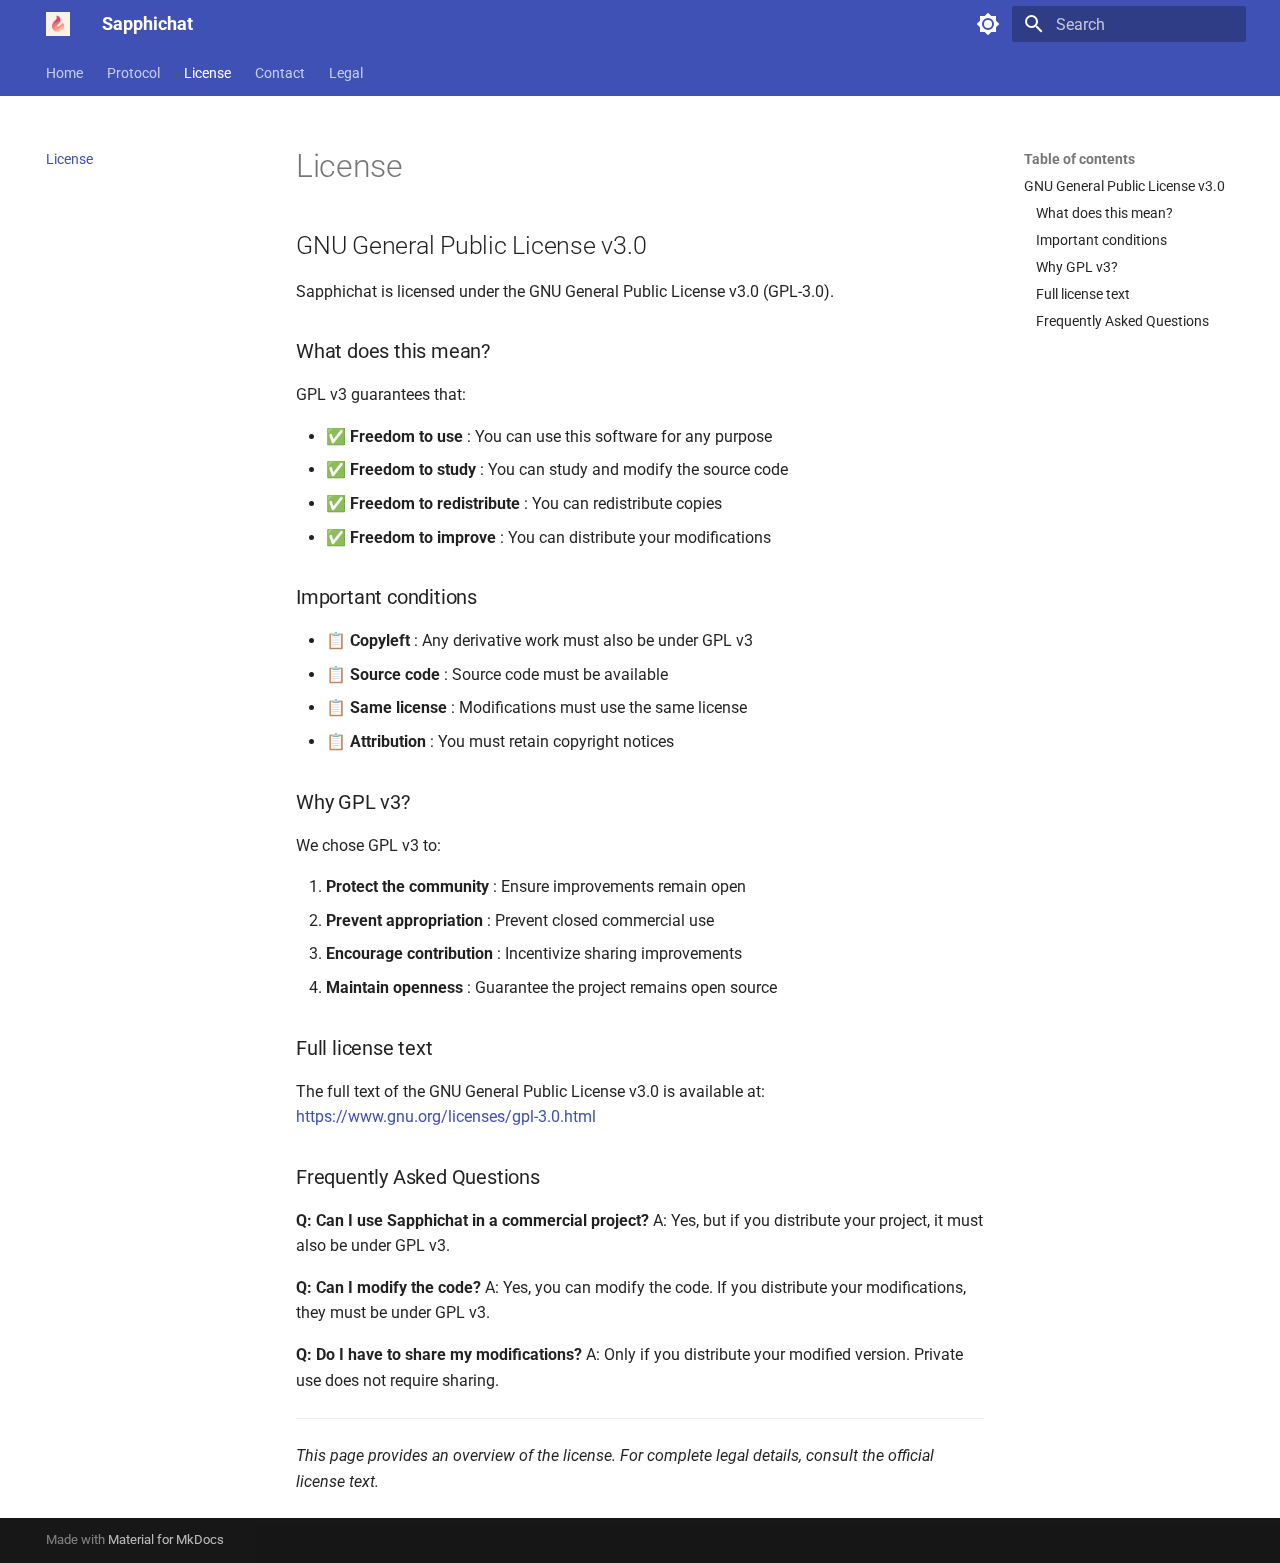
<file: license/index.html>
<!doctype html>
<html lang="en" class="no-js">
  <head>
    
      <meta charset="utf-8">
      <meta name="viewport" content="width=device-width,initial-scale=1">
      
      
      
      
        <link rel="prev" href="../protocol/error-codes/">
      
      
        <link rel="next" href="../contact/">
      
      
      <link rel="icon" href="../img/favicon.ico">
      <meta name="generator" content="mkdocs-1.6.1, mkdocs-material-9.6.16">
    
    
      
        <title>License - Sapphichat</title>
      
    
    
      <link rel="stylesheet" href="../assets/stylesheets/main.7e37652d.min.css">
      
        
        <link rel="stylesheet" href="../assets/stylesheets/palette.06af60db.min.css">
      
      


    
    
      
    
    
      
        
        
        <link rel="preconnect" href="https://fonts.gstatic.com" crossorigin>
        <link rel="stylesheet" href="https://fonts.googleapis.com/css?family=Roboto:300,300i,400,400i,700,700i%7CRoboto+Mono:400,400i,700,700i&display=fallback">
        <style>:root{--md-text-font:"Roboto";--md-code-font:"Roboto Mono"}</style>
      
    
    
      <link rel="stylesheet" href="../stylesheets/extra.css">
    
    <script>__md_scope=new URL("..",location),__md_hash=e=>[...e].reduce(((e,_)=>(e<<5)-e+_.charCodeAt(0)),0),__md_get=(e,_=localStorage,t=__md_scope)=>JSON.parse(_.getItem(t.pathname+"."+e)),__md_set=(e,_,t=localStorage,a=__md_scope)=>{try{t.setItem(a.pathname+"."+e,JSON.stringify(_))}catch(e){}}</script>
    
      

    
    
    
  </head>
  
  
    
    
      
    
    
    
    
    <body dir="ltr" data-md-color-scheme="default" data-md-color-primary="indigo" data-md-color-accent="indigo">
  
    
    <input class="md-toggle" data-md-toggle="drawer" type="checkbox" id="__drawer" autocomplete="off">
    <input class="md-toggle" data-md-toggle="search" type="checkbox" id="__search" autocomplete="off">
    <label class="md-overlay" for="__drawer"></label>
    <div data-md-component="skip">
      
        
        <a href="#license" class="md-skip">
          Skip to content
        </a>
      
    </div>
    <div data-md-component="announce">
      
    </div>
    
    
      

<header class="md-header" data-md-component="header">
  <nav class="md-header__inner md-grid" aria-label="Header">
    <a href=".." title="Sapphichat" class="md-header__button md-logo" aria-label="Sapphichat" data-md-component="logo">
      
  <img src="../img/Sapphichat-logo.png" alt="logo">

    </a>
    <label class="md-header__button md-icon" for="__drawer">
      
      <svg xmlns="http://www.w3.org/2000/svg" viewBox="0 0 24 24"><path d="M3 6h18v2H3zm0 5h18v2H3zm0 5h18v2H3z"/></svg>
    </label>
    <div class="md-header__title" data-md-component="header-title">
      <div class="md-header__ellipsis">
        <div class="md-header__topic">
          <span class="md-ellipsis">
            Sapphichat
          </span>
        </div>
        <div class="md-header__topic" data-md-component="header-topic">
          <span class="md-ellipsis">
            
              License
            
          </span>
        </div>
      </div>
    </div>
    
      
        <form class="md-header__option" data-md-component="palette">
  
    
    
    
    <input class="md-option" data-md-color-media="(prefers-color-scheme: light)" data-md-color-scheme="default" data-md-color-primary="indigo" data-md-color-accent="indigo"  aria-label="Switch to dark mode"  type="radio" name="__palette" id="__palette_0">
    
      <label class="md-header__button md-icon" title="Switch to dark mode" for="__palette_1" hidden>
        <svg xmlns="http://www.w3.org/2000/svg" viewBox="0 0 24 24"><path d="M12 8a4 4 0 0 0-4 4 4 4 0 0 0 4 4 4 4 0 0 0 4-4 4 4 0 0 0-4-4m0 10a6 6 0 0 1-6-6 6 6 0 0 1 6-6 6 6 0 0 1 6 6 6 6 0 0 1-6 6m8-9.31V4h-4.69L12 .69 8.69 4H4v4.69L.69 12 4 15.31V20h4.69L12 23.31 15.31 20H20v-4.69L23.31 12z"/></svg>
      </label>
    
  
    
    
    
    <input class="md-option" data-md-color-media="(prefers-color-scheme: dark)" data-md-color-scheme="slate" data-md-color-primary="indigo" data-md-color-accent="indigo"  aria-label="Switch to light mode"  type="radio" name="__palette" id="__palette_1">
    
      <label class="md-header__button md-icon" title="Switch to light mode" for="__palette_0" hidden>
        <svg xmlns="http://www.w3.org/2000/svg" viewBox="0 0 24 24"><path d="M12 18c-.89 0-1.74-.2-2.5-.55C11.56 16.5 13 14.42 13 12s-1.44-4.5-3.5-5.45C10.26 6.2 11.11 6 12 6a6 6 0 0 1 6 6 6 6 0 0 1-6 6m8-9.31V4h-4.69L12 .69 8.69 4H4v4.69L.69 12 4 15.31V20h4.69L12 23.31 15.31 20H20v-4.69L23.31 12z"/></svg>
      </label>
    
  
</form>
      
    
    
      <script>var palette=__md_get("__palette");if(palette&&palette.color){if("(prefers-color-scheme)"===palette.color.media){var media=matchMedia("(prefers-color-scheme: light)"),input=document.querySelector(media.matches?"[data-md-color-media='(prefers-color-scheme: light)']":"[data-md-color-media='(prefers-color-scheme: dark)']");palette.color.media=input.getAttribute("data-md-color-media"),palette.color.scheme=input.getAttribute("data-md-color-scheme"),palette.color.primary=input.getAttribute("data-md-color-primary"),palette.color.accent=input.getAttribute("data-md-color-accent")}for(var[key,value]of Object.entries(palette.color))document.body.setAttribute("data-md-color-"+key,value)}</script>
    
    
    
      
      
        <label class="md-header__button md-icon" for="__search">
          
          <svg xmlns="http://www.w3.org/2000/svg" viewBox="0 0 24 24"><path d="M9.5 3A6.5 6.5 0 0 1 16 9.5c0 1.61-.59 3.09-1.56 4.23l.27.27h.79l5 5-1.5 1.5-5-5v-.79l-.27-.27A6.52 6.52 0 0 1 9.5 16 6.5 6.5 0 0 1 3 9.5 6.5 6.5 0 0 1 9.5 3m0 2C7 5 5 7 5 9.5S7 14 9.5 14 14 12 14 9.5 12 5 9.5 5"/></svg>
        </label>
        <div class="md-search" data-md-component="search" role="dialog">
  <label class="md-search__overlay" for="__search"></label>
  <div class="md-search__inner" role="search">
    <form class="md-search__form" name="search">
      <input type="text" class="md-search__input" name="query" aria-label="Search" placeholder="Search" autocapitalize="off" autocorrect="off" autocomplete="off" spellcheck="false" data-md-component="search-query" required>
      <label class="md-search__icon md-icon" for="__search">
        
        <svg xmlns="http://www.w3.org/2000/svg" viewBox="0 0 24 24"><path d="M9.5 3A6.5 6.5 0 0 1 16 9.5c0 1.61-.59 3.09-1.56 4.23l.27.27h.79l5 5-1.5 1.5-5-5v-.79l-.27-.27A6.52 6.52 0 0 1 9.5 16 6.5 6.5 0 0 1 3 9.5 6.5 6.5 0 0 1 9.5 3m0 2C7 5 5 7 5 9.5S7 14 9.5 14 14 12 14 9.5 12 5 9.5 5"/></svg>
        
        <svg xmlns="http://www.w3.org/2000/svg" viewBox="0 0 24 24"><path d="M20 11v2H8l5.5 5.5-1.42 1.42L4.16 12l7.92-7.92L13.5 5.5 8 11z"/></svg>
      </label>
      <nav class="md-search__options" aria-label="Search">
        
        <button type="reset" class="md-search__icon md-icon" title="Clear" aria-label="Clear" tabindex="-1">
          
          <svg xmlns="http://www.w3.org/2000/svg" viewBox="0 0 24 24"><path d="M19 6.41 17.59 5 12 10.59 6.41 5 5 6.41 10.59 12 5 17.59 6.41 19 12 13.41 17.59 19 19 17.59 13.41 12z"/></svg>
        </button>
      </nav>
      
    </form>
    <div class="md-search__output">
      <div class="md-search__scrollwrap" tabindex="0" data-md-scrollfix>
        <div class="md-search-result" data-md-component="search-result">
          <div class="md-search-result__meta">
            Initializing search
          </div>
          <ol class="md-search-result__list" role="presentation"></ol>
        </div>
      </div>
    </div>
  </div>
</div>
      
    
    
  </nav>
  
</header>
    
    <div class="md-container" data-md-component="container">
      
      
        
          
            
<nav class="md-tabs" aria-label="Tabs" data-md-component="tabs">
  <div class="md-grid">
    <ul class="md-tabs__list">
      
        
  
  
  
  
    <li class="md-tabs__item">
      <a href=".." class="md-tabs__link">
        
  
  
    
  
  Home

      </a>
    </li>
  

      
        
  
  
  
  
    
    
      <li class="md-tabs__item">
        <a href="../protocol/" class="md-tabs__link">
          
  
  
  Protocol

        </a>
      </li>
    
  

      
        
  
  
  
    
  
  
    <li class="md-tabs__item md-tabs__item--active">
      <a href="./" class="md-tabs__link">
        
  
  
    
  
  License

      </a>
    </li>
  

      
        
  
  
  
  
    <li class="md-tabs__item">
      <a href="../contact/" class="md-tabs__link">
        
  
  
    
  
  Contact

      </a>
    </li>
  

      
        
  
  
  
  
    
    
      <li class="md-tabs__item">
        <a href="../legal/terms/" class="md-tabs__link">
          
  
  
  Legal

        </a>
      </li>
    
  

      
    </ul>
  </div>
</nav>
          
        
      
      <main class="md-main" data-md-component="main">
        <div class="md-main__inner md-grid">
          
            
              
              <div class="md-sidebar md-sidebar--primary" data-md-component="sidebar" data-md-type="navigation" >
                <div class="md-sidebar__scrollwrap">
                  <div class="md-sidebar__inner">
                    


  


<nav class="md-nav md-nav--primary md-nav--lifted" aria-label="Navigation" data-md-level="0">
  <label class="md-nav__title" for="__drawer">
    <a href=".." title="Sapphichat" class="md-nav__button md-logo" aria-label="Sapphichat" data-md-component="logo">
      
  <img src="../img/Sapphichat-logo.png" alt="logo">

    </a>
    Sapphichat
  </label>
  
  <ul class="md-nav__list" data-md-scrollfix>
    
      
      
  
  
  
  
    <li class="md-nav__item">
      <a href=".." class="md-nav__link">
        
  
  
  <span class="md-ellipsis">
    Home
    
  </span>
  

      </a>
    </li>
  

    
      
      
  
  
  
  
    
    
    
    
      
      
    
    
    <li class="md-nav__item md-nav__item--nested">
      
        
        
          
        
        <input class="md-nav__toggle md-toggle md-toggle--indeterminate" type="checkbox" id="__nav_2" >
        
          
          <label class="md-nav__link" for="__nav_2" id="__nav_2_label" tabindex="0">
            
  
  
  <span class="md-ellipsis">
    Protocol
    
  </span>
  

            <span class="md-nav__icon md-icon"></span>
          </label>
        
        <nav class="md-nav" data-md-level="1" aria-labelledby="__nav_2_label" aria-expanded="false">
          <label class="md-nav__title" for="__nav_2">
            <span class="md-nav__icon md-icon"></span>
            Protocol
          </label>
          <ul class="md-nav__list" data-md-scrollfix>
            
              
                
  
  
  
  
    <li class="md-nav__item">
      <a href="../protocol/" class="md-nav__link">
        
  
  
  <span class="md-ellipsis">
    Protocol
    
  </span>
  

      </a>
    </li>
  

              
            
              
                
  
  
  
  
    
    
    
    
      
      
    
    
    <li class="md-nav__item md-nav__item--nested">
      
        
        
          
        
        <input class="md-nav__toggle md-toggle md-toggle--indeterminate" type="checkbox" id="__nav_2_2" >
        
          
          <label class="md-nav__link" for="__nav_2_2" id="__nav_2_2_label" tabindex="0">
            
  
  
  <span class="md-ellipsis">
    Endpoints
    
  </span>
  

            <span class="md-nav__icon md-icon"></span>
          </label>
        
        <nav class="md-nav" data-md-level="2" aria-labelledby="__nav_2_2_label" aria-expanded="false">
          <label class="md-nav__title" for="__nav_2_2">
            <span class="md-nav__icon md-icon"></span>
            Endpoints
          </label>
          <ul class="md-nav__list" data-md-scrollfix>
            
              
                
  
  
  
  
    <li class="md-nav__item">
      <a href="../protocol/endpoints/" class="md-nav__link">
        
  
  
  <span class="md-ellipsis">
    SapphiTalk REST API Endpoints
    
  </span>
  

      </a>
    </li>
  

              
            
              
                
  
  
  
  
    <li class="md-nav__item">
      <a href="../protocol/endpoints/base/" class="md-nav__link">
        
  
  
  <span class="md-ellipsis">
    Base API Endpoint
    
  </span>
  

      </a>
    </li>
  

              
            
              
                
  
  
  
  
    <li class="md-nav__item">
      <a href="../protocol/endpoints/authentication/" class="md-nav__link">
        
  
  
  <span class="md-ellipsis">
    Account Endpoints
    
  </span>
  

      </a>
    </li>
  

              
            
              
                
  
  
  
  
    <li class="md-nav__item">
      <a href="../protocol/endpoints/conversations/" class="md-nav__link">
        
  
  
  <span class="md-ellipsis">
    Conversations Management
    
  </span>
  

      </a>
    </li>
  

              
            
              
                
  
  
  
  
    <li class="md-nav__item">
      <a href="../protocol/endpoints/messages/" class="md-nav__link">
        
  
  
  <span class="md-ellipsis">
    Messages Management
    
  </span>
  

      </a>
    </li>
  

              
            
          </ul>
        </nav>
      
    </li>
  

              
            
              
                
  
  
  
  
    <li class="md-nav__item">
      <a href="../protocol/error-codes/" class="md-nav__link">
        
  
  
  <span class="md-ellipsis">
    Error codes
    
  </span>
  

      </a>
    </li>
  

              
            
          </ul>
        </nav>
      
    </li>
  

    
      
      
  
  
    
  
  
  
    <li class="md-nav__item md-nav__item--active">
      
      <input class="md-nav__toggle md-toggle" type="checkbox" id="__toc">
      
      
        
      
      
        <label class="md-nav__link md-nav__link--active" for="__toc">
          
  
  
  <span class="md-ellipsis">
    License
    
  </span>
  

          <span class="md-nav__icon md-icon"></span>
        </label>
      
      <a href="./" class="md-nav__link md-nav__link--active">
        
  
  
  <span class="md-ellipsis">
    License
    
  </span>
  

      </a>
      
        

<nav class="md-nav md-nav--secondary" aria-label="Table of contents">
  
  
  
    
  
  
    <label class="md-nav__title" for="__toc">
      <span class="md-nav__icon md-icon"></span>
      Table of contents
    </label>
    <ul class="md-nav__list" data-md-component="toc" data-md-scrollfix>
      
        <li class="md-nav__item">
  <a href="#gnu-general-public-license-v30" class="md-nav__link">
    <span class="md-ellipsis">
      GNU General Public License v3.0
    </span>
  </a>
  
    <nav class="md-nav" aria-label="GNU General Public License v3.0">
      <ul class="md-nav__list">
        
          <li class="md-nav__item">
  <a href="#what-does-this-mean" class="md-nav__link">
    <span class="md-ellipsis">
      What does this mean?
    </span>
  </a>
  
</li>
        
          <li class="md-nav__item">
  <a href="#important-conditions" class="md-nav__link">
    <span class="md-ellipsis">
      Important conditions
    </span>
  </a>
  
</li>
        
          <li class="md-nav__item">
  <a href="#why-gpl-v3" class="md-nav__link">
    <span class="md-ellipsis">
      Why GPL v3?
    </span>
  </a>
  
</li>
        
          <li class="md-nav__item">
  <a href="#full-license-text" class="md-nav__link">
    <span class="md-ellipsis">
      Full license text
    </span>
  </a>
  
</li>
        
          <li class="md-nav__item">
  <a href="#frequently-asked-questions" class="md-nav__link">
    <span class="md-ellipsis">
      Frequently Asked Questions
    </span>
  </a>
  
</li>
        
      </ul>
    </nav>
  
</li>
      
    </ul>
  
</nav>
      
    </li>
  

    
      
      
  
  
  
  
    <li class="md-nav__item">
      <a href="../contact/" class="md-nav__link">
        
  
  
  <span class="md-ellipsis">
    Contact
    
  </span>
  

      </a>
    </li>
  

    
      
      
  
  
  
  
    
    
    
    
      
      
    
    
    <li class="md-nav__item md-nav__item--nested">
      
        
        
          
        
        <input class="md-nav__toggle md-toggle md-toggle--indeterminate" type="checkbox" id="__nav_5" >
        
          
          <label class="md-nav__link" for="__nav_5" id="__nav_5_label" tabindex="0">
            
  
  
  <span class="md-ellipsis">
    Legal
    
  </span>
  

            <span class="md-nav__icon md-icon"></span>
          </label>
        
        <nav class="md-nav" data-md-level="1" aria-labelledby="__nav_5_label" aria-expanded="false">
          <label class="md-nav__title" for="__nav_5">
            <span class="md-nav__icon md-icon"></span>
            Legal
          </label>
          <ul class="md-nav__list" data-md-scrollfix>
            
              
                
  
  
  
  
    <li class="md-nav__item">
      <a href="../legal/terms/" class="md-nav__link">
        
  
  
  <span class="md-ellipsis">
    Responsibility Disclaimer
    
  </span>
  

      </a>
    </li>
  

              
            
              
                
  
  
  
  
    <li class="md-nav__item">
      <a href="../legal/privacy/" class="md-nav__link">
        
  
  
  <span class="md-ellipsis">
    Privacy Policy
    
  </span>
  

      </a>
    </li>
  

              
            
          </ul>
        </nav>
      
    </li>
  

    
  </ul>
</nav>
                  </div>
                </div>
              </div>
            
            
              
              <div class="md-sidebar md-sidebar--secondary" data-md-component="sidebar" data-md-type="toc" >
                <div class="md-sidebar__scrollwrap">
                  <div class="md-sidebar__inner">
                    

<nav class="md-nav md-nav--secondary" aria-label="Table of contents">
  
  
  
    
  
  
    <label class="md-nav__title" for="__toc">
      <span class="md-nav__icon md-icon"></span>
      Table of contents
    </label>
    <ul class="md-nav__list" data-md-component="toc" data-md-scrollfix>
      
        <li class="md-nav__item">
  <a href="#gnu-general-public-license-v30" class="md-nav__link">
    <span class="md-ellipsis">
      GNU General Public License v3.0
    </span>
  </a>
  
    <nav class="md-nav" aria-label="GNU General Public License v3.0">
      <ul class="md-nav__list">
        
          <li class="md-nav__item">
  <a href="#what-does-this-mean" class="md-nav__link">
    <span class="md-ellipsis">
      What does this mean?
    </span>
  </a>
  
</li>
        
          <li class="md-nav__item">
  <a href="#important-conditions" class="md-nav__link">
    <span class="md-ellipsis">
      Important conditions
    </span>
  </a>
  
</li>
        
          <li class="md-nav__item">
  <a href="#why-gpl-v3" class="md-nav__link">
    <span class="md-ellipsis">
      Why GPL v3?
    </span>
  </a>
  
</li>
        
          <li class="md-nav__item">
  <a href="#full-license-text" class="md-nav__link">
    <span class="md-ellipsis">
      Full license text
    </span>
  </a>
  
</li>
        
          <li class="md-nav__item">
  <a href="#frequently-asked-questions" class="md-nav__link">
    <span class="md-ellipsis">
      Frequently Asked Questions
    </span>
  </a>
  
</li>
        
      </ul>
    </nav>
  
</li>
      
    </ul>
  
</nav>
                  </div>
                </div>
              </div>
            
          
          
            <div class="md-content" data-md-component="content">
              <article class="md-content__inner md-typeset">
                
                  



<h1 id="license">License</h1>
<h2 id="gnu-general-public-license-v30">GNU General Public License v3.0</h2>
<p>Sapphichat is licensed under the GNU General Public License v3.0 (GPL-3.0).</p>
<h3 id="what-does-this-mean">What does this mean?</h3>
<p>GPL v3 guarantees that:</p>
<ul>
<li>✅ <strong>Freedom to use</strong> : You can use this software for any purpose</li>
<li>✅ <strong>Freedom to study</strong> : You can study and modify the source code</li>
<li>✅ <strong>Freedom to redistribute</strong> : You can redistribute copies</li>
<li>✅ <strong>Freedom to improve</strong> : You can distribute your modifications</li>
</ul>
<h3 id="important-conditions">Important conditions</h3>
<ul>
<li>📋 <strong>Copyleft</strong> : Any derivative work must also be under GPL v3</li>
<li>📋 <strong>Source code</strong> : Source code must be available</li>
<li>📋 <strong>Same license</strong> : Modifications must use the same license</li>
<li>📋 <strong>Attribution</strong> : You must retain copyright notices</li>
</ul>
<h3 id="why-gpl-v3">Why GPL v3?</h3>
<p>We chose GPL v3 to:</p>
<ol>
<li><strong>Protect the community</strong> : Ensure improvements remain open</li>
<li><strong>Prevent appropriation</strong> : Prevent closed commercial use</li>
<li><strong>Encourage contribution</strong> : Incentivize sharing improvements</li>
<li><strong>Maintain openness</strong> : Guarantee the project remains open source</li>
</ol>
<h3 id="full-license-text">Full license text</h3>
<p>The full text of the GNU General Public License v3.0 is available at:
<a href="https://www.gnu.org/licenses/gpl-3.0.html">https://www.gnu.org/licenses/gpl-3.0.html</a></p>
<h3 id="frequently-asked-questions">Frequently Asked Questions</h3>
<p><strong>Q: Can I use Sapphichat in a commercial project?</strong>
A: Yes, but if you distribute your project, it must also be under GPL v3.</p>
<p><strong>Q: Can I modify the code?</strong>
A: Yes, you can modify the code. If you distribute your modifications, they must be under GPL v3.</p>
<p><strong>Q: Do I have to share my modifications?</strong>
A: Only if you distribute your modified version. Private use does not require sharing.</p>
<hr />
<p><em>This page provides an overview of the license. For complete legal details, consult the official license text.</em></p>












                
              </article>
            </div>
          
          
<script>var target=document.getElementById(location.hash.slice(1));target&&target.name&&(target.checked=target.name.startsWith("__tabbed_"))</script>
        </div>
        
      </main>
      
        <footer class="md-footer">
  
  <div class="md-footer-meta md-typeset">
    <div class="md-footer-meta__inner md-grid">
      <div class="md-copyright">
  
  
    Made with
    <a href="https://squidfunk.github.io/mkdocs-material/" target="_blank" rel="noopener">
      Material for MkDocs
    </a>
  
</div>
      
    </div>
  </div>
</footer>
      
    </div>
    <div class="md-dialog" data-md-component="dialog">
      <div class="md-dialog__inner md-typeset"></div>
    </div>
    
    
    
      
      <script id="__config" type="application/json">{"base": "..", "features": ["navigation.tabs", "navigation.instant", "navigation.expand"], "search": "../assets/javascripts/workers/search.d50fe291.min.js", "tags": null, "translations": {"clipboard.copied": "Copied to clipboard", "clipboard.copy": "Copy to clipboard", "search.result.more.one": "1 more on this page", "search.result.more.other": "# more on this page", "search.result.none": "No matching documents", "search.result.one": "1 matching document", "search.result.other": "# matching documents", "search.result.placeholder": "Type to start searching", "search.result.term.missing": "Missing", "select.version": "Select version"}, "version": null}</script>
    
    
      <script src="../assets/javascripts/bundle.50899def.min.js"></script>
      
    
  </body>
</html>
</file>
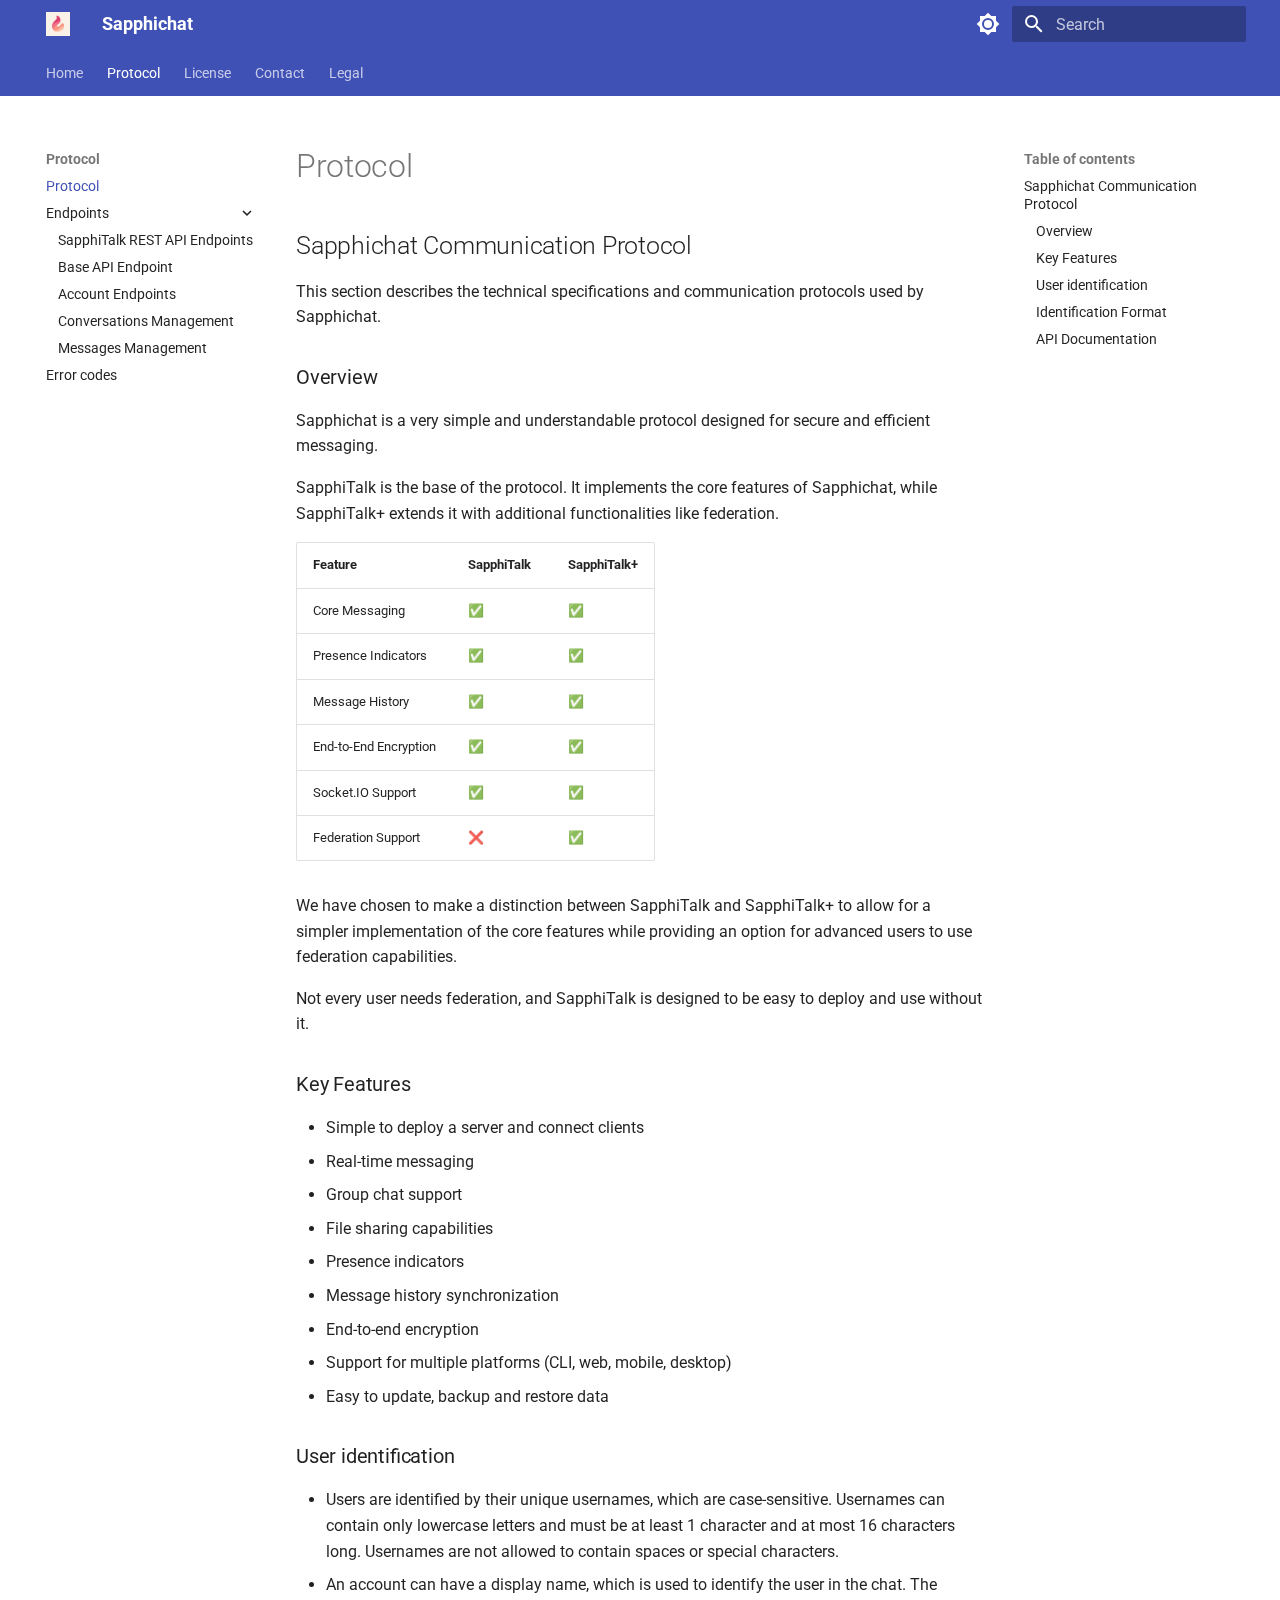
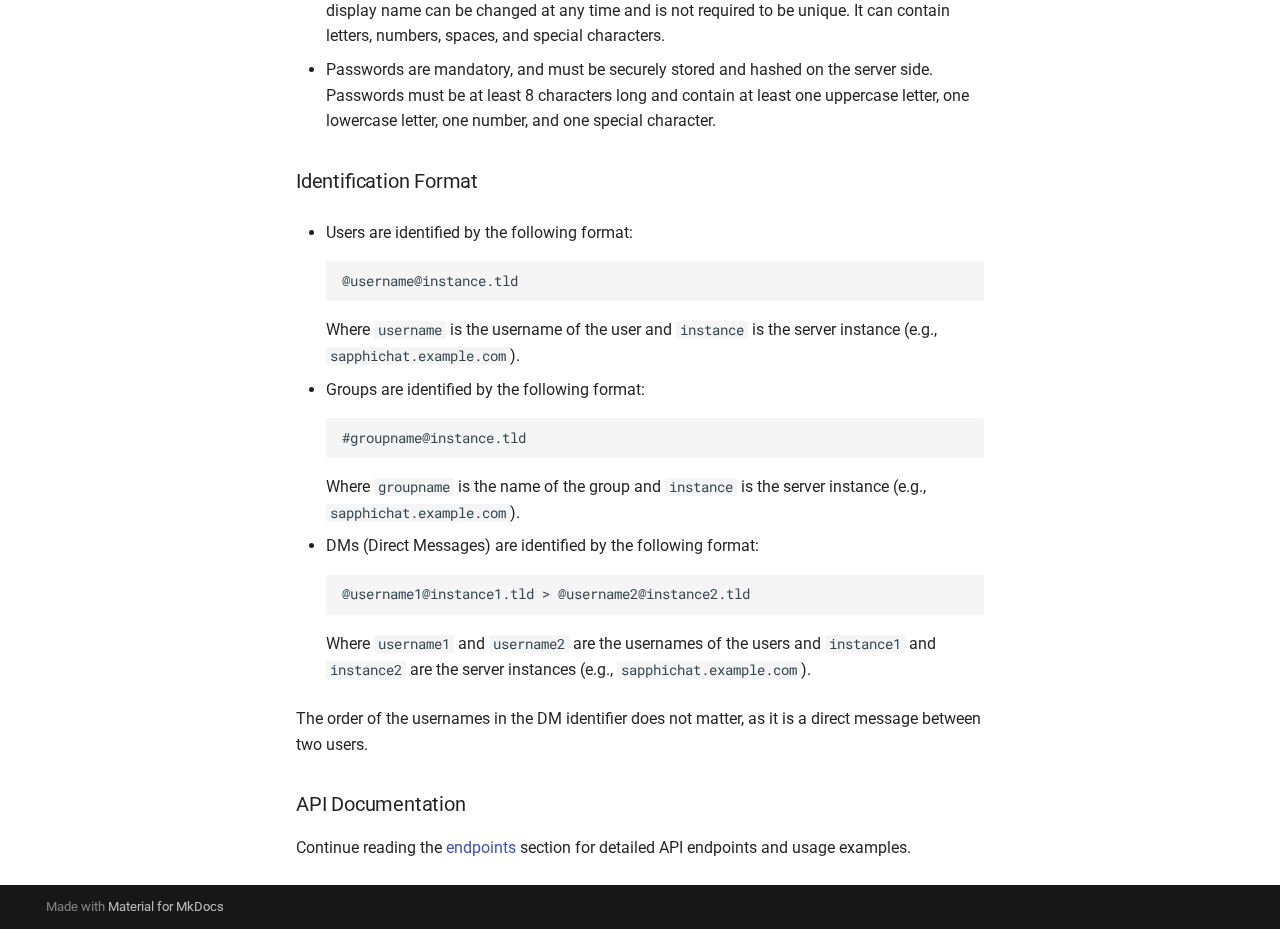
<file: protocol/index.html>
<!doctype html>
<html lang="en" class="no-js">
  <head>
    
      <meta charset="utf-8">
      <meta name="viewport" content="width=device-width,initial-scale=1">
      
      
      
      
        <link rel="prev" href="..">
      
      
        <link rel="next" href="endpoints/">
      
      
      <link rel="icon" href="../img/favicon.ico">
      <meta name="generator" content="mkdocs-1.6.1, mkdocs-material-9.6.16">
    
    
      
        <title>Protocol - Sapphichat</title>
      
    
    
      <link rel="stylesheet" href="../assets/stylesheets/main.7e37652d.min.css">
      
        
        <link rel="stylesheet" href="../assets/stylesheets/palette.06af60db.min.css">
      
      


    
    
      
    
    
      
        
        
        <link rel="preconnect" href="https://fonts.gstatic.com" crossorigin>
        <link rel="stylesheet" href="https://fonts.googleapis.com/css?family=Roboto:300,300i,400,400i,700,700i%7CRoboto+Mono:400,400i,700,700i&display=fallback">
        <style>:root{--md-text-font:"Roboto";--md-code-font:"Roboto Mono"}</style>
      
    
    
      <link rel="stylesheet" href="../stylesheets/extra.css">
    
    <script>__md_scope=new URL("..",location),__md_hash=e=>[...e].reduce(((e,_)=>(e<<5)-e+_.charCodeAt(0)),0),__md_get=(e,_=localStorage,t=__md_scope)=>JSON.parse(_.getItem(t.pathname+"."+e)),__md_set=(e,_,t=localStorage,a=__md_scope)=>{try{t.setItem(a.pathname+"."+e,JSON.stringify(_))}catch(e){}}</script>
    
      

    
    
    
  </head>
  
  
    
    
      
    
    
    
    
    <body dir="ltr" data-md-color-scheme="default" data-md-color-primary="indigo" data-md-color-accent="indigo">
  
    
    <input class="md-toggle" data-md-toggle="drawer" type="checkbox" id="__drawer" autocomplete="off">
    <input class="md-toggle" data-md-toggle="search" type="checkbox" id="__search" autocomplete="off">
    <label class="md-overlay" for="__drawer"></label>
    <div data-md-component="skip">
      
        
        <a href="#protocol" class="md-skip">
          Skip to content
        </a>
      
    </div>
    <div data-md-component="announce">
      
    </div>
    
    
      

<header class="md-header" data-md-component="header">
  <nav class="md-header__inner md-grid" aria-label="Header">
    <a href=".." title="Sapphichat" class="md-header__button md-logo" aria-label="Sapphichat" data-md-component="logo">
      
  <img src="../img/Sapphichat-logo.png" alt="logo">

    </a>
    <label class="md-header__button md-icon" for="__drawer">
      
      <svg xmlns="http://www.w3.org/2000/svg" viewBox="0 0 24 24"><path d="M3 6h18v2H3zm0 5h18v2H3zm0 5h18v2H3z"/></svg>
    </label>
    <div class="md-header__title" data-md-component="header-title">
      <div class="md-header__ellipsis">
        <div class="md-header__topic">
          <span class="md-ellipsis">
            Sapphichat
          </span>
        </div>
        <div class="md-header__topic" data-md-component="header-topic">
          <span class="md-ellipsis">
            
              Protocol
            
          </span>
        </div>
      </div>
    </div>
    
      
        <form class="md-header__option" data-md-component="palette">
  
    
    
    
    <input class="md-option" data-md-color-media="(prefers-color-scheme: light)" data-md-color-scheme="default" data-md-color-primary="indigo" data-md-color-accent="indigo"  aria-label="Switch to dark mode"  type="radio" name="__palette" id="__palette_0">
    
      <label class="md-header__button md-icon" title="Switch to dark mode" for="__palette_1" hidden>
        <svg xmlns="http://www.w3.org/2000/svg" viewBox="0 0 24 24"><path d="M12 8a4 4 0 0 0-4 4 4 4 0 0 0 4 4 4 4 0 0 0 4-4 4 4 0 0 0-4-4m0 10a6 6 0 0 1-6-6 6 6 0 0 1 6-6 6 6 0 0 1 6 6 6 6 0 0 1-6 6m8-9.31V4h-4.69L12 .69 8.69 4H4v4.69L.69 12 4 15.31V20h4.69L12 23.31 15.31 20H20v-4.69L23.31 12z"/></svg>
      </label>
    
  
    
    
    
    <input class="md-option" data-md-color-media="(prefers-color-scheme: dark)" data-md-color-scheme="slate" data-md-color-primary="indigo" data-md-color-accent="indigo"  aria-label="Switch to light mode"  type="radio" name="__palette" id="__palette_1">
    
      <label class="md-header__button md-icon" title="Switch to light mode" for="__palette_0" hidden>
        <svg xmlns="http://www.w3.org/2000/svg" viewBox="0 0 24 24"><path d="M12 18c-.89 0-1.74-.2-2.5-.55C11.56 16.5 13 14.42 13 12s-1.44-4.5-3.5-5.45C10.26 6.2 11.11 6 12 6a6 6 0 0 1 6 6 6 6 0 0 1-6 6m8-9.31V4h-4.69L12 .69 8.69 4H4v4.69L.69 12 4 15.31V20h4.69L12 23.31 15.31 20H20v-4.69L23.31 12z"/></svg>
      </label>
    
  
</form>
      
    
    
      <script>var palette=__md_get("__palette");if(palette&&palette.color){if("(prefers-color-scheme)"===palette.color.media){var media=matchMedia("(prefers-color-scheme: light)"),input=document.querySelector(media.matches?"[data-md-color-media='(prefers-color-scheme: light)']":"[data-md-color-media='(prefers-color-scheme: dark)']");palette.color.media=input.getAttribute("data-md-color-media"),palette.color.scheme=input.getAttribute("data-md-color-scheme"),palette.color.primary=input.getAttribute("data-md-color-primary"),palette.color.accent=input.getAttribute("data-md-color-accent")}for(var[key,value]of Object.entries(palette.color))document.body.setAttribute("data-md-color-"+key,value)}</script>
    
    
    
      
      
        <label class="md-header__button md-icon" for="__search">
          
          <svg xmlns="http://www.w3.org/2000/svg" viewBox="0 0 24 24"><path d="M9.5 3A6.5 6.5 0 0 1 16 9.5c0 1.61-.59 3.09-1.56 4.23l.27.27h.79l5 5-1.5 1.5-5-5v-.79l-.27-.27A6.52 6.52 0 0 1 9.5 16 6.5 6.5 0 0 1 3 9.5 6.5 6.5 0 0 1 9.5 3m0 2C7 5 5 7 5 9.5S7 14 9.5 14 14 12 14 9.5 12 5 9.5 5"/></svg>
        </label>
        <div class="md-search" data-md-component="search" role="dialog">
  <label class="md-search__overlay" for="__search"></label>
  <div class="md-search__inner" role="search">
    <form class="md-search__form" name="search">
      <input type="text" class="md-search__input" name="query" aria-label="Search" placeholder="Search" autocapitalize="off" autocorrect="off" autocomplete="off" spellcheck="false" data-md-component="search-query" required>
      <label class="md-search__icon md-icon" for="__search">
        
        <svg xmlns="http://www.w3.org/2000/svg" viewBox="0 0 24 24"><path d="M9.5 3A6.5 6.5 0 0 1 16 9.5c0 1.61-.59 3.09-1.56 4.23l.27.27h.79l5 5-1.5 1.5-5-5v-.79l-.27-.27A6.52 6.52 0 0 1 9.5 16 6.5 6.5 0 0 1 3 9.5 6.5 6.5 0 0 1 9.5 3m0 2C7 5 5 7 5 9.5S7 14 9.5 14 14 12 14 9.5 12 5 9.5 5"/></svg>
        
        <svg xmlns="http://www.w3.org/2000/svg" viewBox="0 0 24 24"><path d="M20 11v2H8l5.5 5.5-1.42 1.42L4.16 12l7.92-7.92L13.5 5.5 8 11z"/></svg>
      </label>
      <nav class="md-search__options" aria-label="Search">
        
        <button type="reset" class="md-search__icon md-icon" title="Clear" aria-label="Clear" tabindex="-1">
          
          <svg xmlns="http://www.w3.org/2000/svg" viewBox="0 0 24 24"><path d="M19 6.41 17.59 5 12 10.59 6.41 5 5 6.41 10.59 12 5 17.59 6.41 19 12 13.41 17.59 19 19 17.59 13.41 12z"/></svg>
        </button>
      </nav>
      
    </form>
    <div class="md-search__output">
      <div class="md-search__scrollwrap" tabindex="0" data-md-scrollfix>
        <div class="md-search-result" data-md-component="search-result">
          <div class="md-search-result__meta">
            Initializing search
          </div>
          <ol class="md-search-result__list" role="presentation"></ol>
        </div>
      </div>
    </div>
  </div>
</div>
      
    
    
  </nav>
  
</header>
    
    <div class="md-container" data-md-component="container">
      
      
        
          
            
<nav class="md-tabs" aria-label="Tabs" data-md-component="tabs">
  <div class="md-grid">
    <ul class="md-tabs__list">
      
        
  
  
  
  
    <li class="md-tabs__item">
      <a href=".." class="md-tabs__link">
        
  
  
    
  
  Home

      </a>
    </li>
  

      
        
  
  
  
    
  
  
    
    
      <li class="md-tabs__item md-tabs__item--active">
        <a href="./" class="md-tabs__link">
          
  
  
  Protocol

        </a>
      </li>
    
  

      
        
  
  
  
  
    <li class="md-tabs__item">
      <a href="../license/" class="md-tabs__link">
        
  
  
    
  
  License

      </a>
    </li>
  

      
        
  
  
  
  
    <li class="md-tabs__item">
      <a href="../contact/" class="md-tabs__link">
        
  
  
    
  
  Contact

      </a>
    </li>
  

      
        
  
  
  
  
    
    
      <li class="md-tabs__item">
        <a href="../legal/terms/" class="md-tabs__link">
          
  
  
  Legal

        </a>
      </li>
    
  

      
    </ul>
  </div>
</nav>
          
        
      
      <main class="md-main" data-md-component="main">
        <div class="md-main__inner md-grid">
          
            
              
              <div class="md-sidebar md-sidebar--primary" data-md-component="sidebar" data-md-type="navigation" >
                <div class="md-sidebar__scrollwrap">
                  <div class="md-sidebar__inner">
                    


  


<nav class="md-nav md-nav--primary md-nav--lifted" aria-label="Navigation" data-md-level="0">
  <label class="md-nav__title" for="__drawer">
    <a href=".." title="Sapphichat" class="md-nav__button md-logo" aria-label="Sapphichat" data-md-component="logo">
      
  <img src="../img/Sapphichat-logo.png" alt="logo">

    </a>
    Sapphichat
  </label>
  
  <ul class="md-nav__list" data-md-scrollfix>
    
      
      
  
  
  
  
    <li class="md-nav__item">
      <a href=".." class="md-nav__link">
        
  
  
  <span class="md-ellipsis">
    Home
    
  </span>
  

      </a>
    </li>
  

    
      
      
  
  
    
  
  
  
    
    
    
    
      
        
        
      
      
    
    
    <li class="md-nav__item md-nav__item--active md-nav__item--section md-nav__item--nested">
      
        
        
        <input class="md-nav__toggle md-toggle " type="checkbox" id="__nav_2" checked>
        
          
          <label class="md-nav__link" for="__nav_2" id="__nav_2_label" tabindex="">
            
  
  
  <span class="md-ellipsis">
    Protocol
    
  </span>
  

            <span class="md-nav__icon md-icon"></span>
          </label>
        
        <nav class="md-nav" data-md-level="1" aria-labelledby="__nav_2_label" aria-expanded="true">
          <label class="md-nav__title" for="__nav_2">
            <span class="md-nav__icon md-icon"></span>
            Protocol
          </label>
          <ul class="md-nav__list" data-md-scrollfix>
            
              
                
  
  
    
  
  
  
    <li class="md-nav__item md-nav__item--active">
      
      <input class="md-nav__toggle md-toggle" type="checkbox" id="__toc">
      
      
        
      
      
        <label class="md-nav__link md-nav__link--active" for="__toc">
          
  
  
  <span class="md-ellipsis">
    Protocol
    
  </span>
  

          <span class="md-nav__icon md-icon"></span>
        </label>
      
      <a href="./" class="md-nav__link md-nav__link--active">
        
  
  
  <span class="md-ellipsis">
    Protocol
    
  </span>
  

      </a>
      
        

<nav class="md-nav md-nav--secondary" aria-label="Table of contents">
  
  
  
    
  
  
    <label class="md-nav__title" for="__toc">
      <span class="md-nav__icon md-icon"></span>
      Table of contents
    </label>
    <ul class="md-nav__list" data-md-component="toc" data-md-scrollfix>
      
        <li class="md-nav__item">
  <a href="#sapphichat-communication-protocol" class="md-nav__link">
    <span class="md-ellipsis">
      Sapphichat Communication Protocol
    </span>
  </a>
  
    <nav class="md-nav" aria-label="Sapphichat Communication Protocol">
      <ul class="md-nav__list">
        
          <li class="md-nav__item">
  <a href="#overview" class="md-nav__link">
    <span class="md-ellipsis">
      Overview
    </span>
  </a>
  
</li>
        
          <li class="md-nav__item">
  <a href="#key-features" class="md-nav__link">
    <span class="md-ellipsis">
      Key Features
    </span>
  </a>
  
</li>
        
          <li class="md-nav__item">
  <a href="#user-identification" class="md-nav__link">
    <span class="md-ellipsis">
      User identification
    </span>
  </a>
  
</li>
        
          <li class="md-nav__item">
  <a href="#identification-format" class="md-nav__link">
    <span class="md-ellipsis">
      Identification Format
    </span>
  </a>
  
</li>
        
          <li class="md-nav__item">
  <a href="#api-documentation" class="md-nav__link">
    <span class="md-ellipsis">
      API Documentation
    </span>
  </a>
  
</li>
        
      </ul>
    </nav>
  
</li>
      
    </ul>
  
</nav>
      
    </li>
  

              
            
              
                
  
  
  
  
    
    
    
    
      
      
    
    
    <li class="md-nav__item md-nav__item--nested">
      
        
        
          
        
        <input class="md-nav__toggle md-toggle md-toggle--indeterminate" type="checkbox" id="__nav_2_2" >
        
          
          <label class="md-nav__link" for="__nav_2_2" id="__nav_2_2_label" tabindex="0">
            
  
  
  <span class="md-ellipsis">
    Endpoints
    
  </span>
  

            <span class="md-nav__icon md-icon"></span>
          </label>
        
        <nav class="md-nav" data-md-level="2" aria-labelledby="__nav_2_2_label" aria-expanded="false">
          <label class="md-nav__title" for="__nav_2_2">
            <span class="md-nav__icon md-icon"></span>
            Endpoints
          </label>
          <ul class="md-nav__list" data-md-scrollfix>
            
              
                
  
  
  
  
    <li class="md-nav__item">
      <a href="endpoints/" class="md-nav__link">
        
  
  
  <span class="md-ellipsis">
    SapphiTalk REST API Endpoints
    
  </span>
  

      </a>
    </li>
  

              
            
              
                
  
  
  
  
    <li class="md-nav__item">
      <a href="endpoints/base/" class="md-nav__link">
        
  
  
  <span class="md-ellipsis">
    Base API Endpoint
    
  </span>
  

      </a>
    </li>
  

              
            
              
                
  
  
  
  
    <li class="md-nav__item">
      <a href="endpoints/authentication/" class="md-nav__link">
        
  
  
  <span class="md-ellipsis">
    Account Endpoints
    
  </span>
  

      </a>
    </li>
  

              
            
              
                
  
  
  
  
    <li class="md-nav__item">
      <a href="endpoints/conversations/" class="md-nav__link">
        
  
  
  <span class="md-ellipsis">
    Conversations Management
    
  </span>
  

      </a>
    </li>
  

              
            
              
                
  
  
  
  
    <li class="md-nav__item">
      <a href="endpoints/messages/" class="md-nav__link">
        
  
  
  <span class="md-ellipsis">
    Messages Management
    
  </span>
  

      </a>
    </li>
  

              
            
          </ul>
        </nav>
      
    </li>
  

              
            
              
                
  
  
  
  
    <li class="md-nav__item">
      <a href="error-codes/" class="md-nav__link">
        
  
  
  <span class="md-ellipsis">
    Error codes
    
  </span>
  

      </a>
    </li>
  

              
            
          </ul>
        </nav>
      
    </li>
  

    
      
      
  
  
  
  
    <li class="md-nav__item">
      <a href="../license/" class="md-nav__link">
        
  
  
  <span class="md-ellipsis">
    License
    
  </span>
  

      </a>
    </li>
  

    
      
      
  
  
  
  
    <li class="md-nav__item">
      <a href="../contact/" class="md-nav__link">
        
  
  
  <span class="md-ellipsis">
    Contact
    
  </span>
  

      </a>
    </li>
  

    
      
      
  
  
  
  
    
    
    
    
      
      
    
    
    <li class="md-nav__item md-nav__item--nested">
      
        
        
          
        
        <input class="md-nav__toggle md-toggle md-toggle--indeterminate" type="checkbox" id="__nav_5" >
        
          
          <label class="md-nav__link" for="__nav_5" id="__nav_5_label" tabindex="0">
            
  
  
  <span class="md-ellipsis">
    Legal
    
  </span>
  

            <span class="md-nav__icon md-icon"></span>
          </label>
        
        <nav class="md-nav" data-md-level="1" aria-labelledby="__nav_5_label" aria-expanded="false">
          <label class="md-nav__title" for="__nav_5">
            <span class="md-nav__icon md-icon"></span>
            Legal
          </label>
          <ul class="md-nav__list" data-md-scrollfix>
            
              
                
  
  
  
  
    <li class="md-nav__item">
      <a href="../legal/terms/" class="md-nav__link">
        
  
  
  <span class="md-ellipsis">
    Responsibility Disclaimer
    
  </span>
  

      </a>
    </li>
  

              
            
              
                
  
  
  
  
    <li class="md-nav__item">
      <a href="../legal/privacy/" class="md-nav__link">
        
  
  
  <span class="md-ellipsis">
    Privacy Policy
    
  </span>
  

      </a>
    </li>
  

              
            
          </ul>
        </nav>
      
    </li>
  

    
  </ul>
</nav>
                  </div>
                </div>
              </div>
            
            
              
              <div class="md-sidebar md-sidebar--secondary" data-md-component="sidebar" data-md-type="toc" >
                <div class="md-sidebar__scrollwrap">
                  <div class="md-sidebar__inner">
                    

<nav class="md-nav md-nav--secondary" aria-label="Table of contents">
  
  
  
    
  
  
    <label class="md-nav__title" for="__toc">
      <span class="md-nav__icon md-icon"></span>
      Table of contents
    </label>
    <ul class="md-nav__list" data-md-component="toc" data-md-scrollfix>
      
        <li class="md-nav__item">
  <a href="#sapphichat-communication-protocol" class="md-nav__link">
    <span class="md-ellipsis">
      Sapphichat Communication Protocol
    </span>
  </a>
  
    <nav class="md-nav" aria-label="Sapphichat Communication Protocol">
      <ul class="md-nav__list">
        
          <li class="md-nav__item">
  <a href="#overview" class="md-nav__link">
    <span class="md-ellipsis">
      Overview
    </span>
  </a>
  
</li>
        
          <li class="md-nav__item">
  <a href="#key-features" class="md-nav__link">
    <span class="md-ellipsis">
      Key Features
    </span>
  </a>
  
</li>
        
          <li class="md-nav__item">
  <a href="#user-identification" class="md-nav__link">
    <span class="md-ellipsis">
      User identification
    </span>
  </a>
  
</li>
        
          <li class="md-nav__item">
  <a href="#identification-format" class="md-nav__link">
    <span class="md-ellipsis">
      Identification Format
    </span>
  </a>
  
</li>
        
          <li class="md-nav__item">
  <a href="#api-documentation" class="md-nav__link">
    <span class="md-ellipsis">
      API Documentation
    </span>
  </a>
  
</li>
        
      </ul>
    </nav>
  
</li>
      
    </ul>
  
</nav>
                  </div>
                </div>
              </div>
            
          
          
            <div class="md-content" data-md-component="content">
              <article class="md-content__inner md-typeset">
                
                  



<h1 id="protocol">Protocol</h1>
<h2 id="sapphichat-communication-protocol">Sapphichat Communication Protocol</h2>
<p>This section describes the technical specifications and communication protocols used by Sapphichat.</p>
<h3 id="overview">Overview</h3>
<p>Sapphichat is a very simple and understandable protocol designed for secure and efficient messaging.</p>
<p>SapphiTalk is the base of the protocol. It implements the core features of Sapphichat, while SapphiTalk+ extends it with additional functionalities like federation.</p>
<table>
<thead>
<tr>
<th>Feature</th>
<th>SapphiTalk</th>
<th>SapphiTalk+</th>
</tr>
</thead>
<tbody>
<tr>
<td>Core Messaging</td>
<td>✅</td>
<td>✅</td>
</tr>
<tr>
<td>Presence Indicators</td>
<td>✅</td>
<td>✅</td>
</tr>
<tr>
<td>Message History</td>
<td>✅</td>
<td>✅</td>
</tr>
<tr>
<td>End-to-End Encryption</td>
<td>✅</td>
<td>✅</td>
</tr>
<tr>
<td>Socket.IO Support</td>
<td>✅</td>
<td>✅</td>
</tr>
<tr>
<td>Federation Support</td>
<td>❌</td>
<td>✅</td>
</tr>
</tbody>
</table>
<p>We have chosen to make a distinction between SapphiTalk and SapphiTalk+ to allow for a simpler implementation of the core features while providing an option for advanced users to use federation capabilities.</p>
<p>Not every user needs federation, and SapphiTalk is designed to be easy to deploy and use without it.</p>
<h3 id="key-features">Key Features</h3>
<ul>
<li>Simple to deploy a server and connect clients </li>
<li>Real-time messaging</li>
<li>Group chat support</li>
<li>File sharing capabilities</li>
<li>Presence indicators</li>
<li>Message history synchronization</li>
<li>End-to-end encryption</li>
<li>Support for multiple platforms (CLI, web, mobile, desktop)</li>
<li>Easy to update, backup and restore data</li>
</ul>
<h3 id="user-identification">User identification</h3>
<ul>
<li>Users are identified by their unique usernames, which are case-sensitive. Usernames can contain only lowercase letters and must be at least 1 character and at most 16 characters long. Usernames are not allowed to contain spaces or special characters.</li>
<li>An account can have a display name, which is used to identify the user in the chat. The display name can be changed at any time and is not required to be unique. It can contain letters, numbers, spaces, and special characters.</li>
<li>Passwords are mandatory, and must be securely stored and hashed on the server side. Passwords must be at least 8 characters long and contain at least one uppercase letter, one lowercase letter, one number, and one special character.</li>
</ul>
<h3 id="identification-format">Identification Format</h3>
<ul>
<li>
<p>Users are identified by the following format:
<div class="highlight"><pre><span></span><code><a id="__codelineno-0-1" name="__codelineno-0-1" href="#__codelineno-0-1"></a>@username@instance.tld
</code></pre></div>
Where <code>username</code> is the username of the user and <code>instance</code> is the server instance (e.g., <code>sapphichat.example.com</code>).</p>
</li>
<li>
<p>Groups are identified by the following format:
<div class="highlight"><pre><span></span><code><a id="__codelineno-1-1" name="__codelineno-1-1" href="#__codelineno-1-1"></a>#groupname@instance.tld
</code></pre></div>
Where <code>groupname</code> is the name of the group and <code>instance</code> is the server instance (e.g., <code>sapphichat.example.com</code>).</p>
</li>
<li>
<p>DMs (Direct Messages) are identified by the following format:
<div class="highlight"><pre><span></span><code><a id="__codelineno-2-1" name="__codelineno-2-1" href="#__codelineno-2-1"></a>@username1@instance1.tld &gt; @username2@instance2.tld
</code></pre></div>
Where <code>username1</code> and <code>username2</code> are the usernames of the users and <code>instance1</code> and <code>instance2</code> are the server instances (e.g., <code>sapphichat.example.com</code>).</p>
</li>
</ul>
<p>The order of the usernames in the DM identifier does not matter, as it is a direct message between two users.</p>
<h3 id="api-documentation">API Documentation</h3>
<p>Continue reading the <a href="endpoints/">endpoints</a> section for detailed API endpoints and usage examples.</p>












                
              </article>
            </div>
          
          
<script>var target=document.getElementById(location.hash.slice(1));target&&target.name&&(target.checked=target.name.startsWith("__tabbed_"))</script>
        </div>
        
      </main>
      
        <footer class="md-footer">
  
  <div class="md-footer-meta md-typeset">
    <div class="md-footer-meta__inner md-grid">
      <div class="md-copyright">
  
  
    Made with
    <a href="https://squidfunk.github.io/mkdocs-material/" target="_blank" rel="noopener">
      Material for MkDocs
    </a>
  
</div>
      
    </div>
  </div>
</footer>
      
    </div>
    <div class="md-dialog" data-md-component="dialog">
      <div class="md-dialog__inner md-typeset"></div>
    </div>
    
    
    
      
      <script id="__config" type="application/json">{"base": "..", "features": ["navigation.tabs", "navigation.instant", "navigation.expand"], "search": "../assets/javascripts/workers/search.d50fe291.min.js", "tags": null, "translations": {"clipboard.copied": "Copied to clipboard", "clipboard.copy": "Copy to clipboard", "search.result.more.one": "1 more on this page", "search.result.more.other": "# more on this page", "search.result.none": "No matching documents", "search.result.one": "1 matching document", "search.result.other": "# matching documents", "search.result.placeholder": "Type to start searching", "search.result.term.missing": "Missing", "select.version": "Select version"}, "version": null}</script>
    
    
      <script src="../assets/javascripts/bundle.50899def.min.js"></script>
      
    
  </body>
</html>
</file>
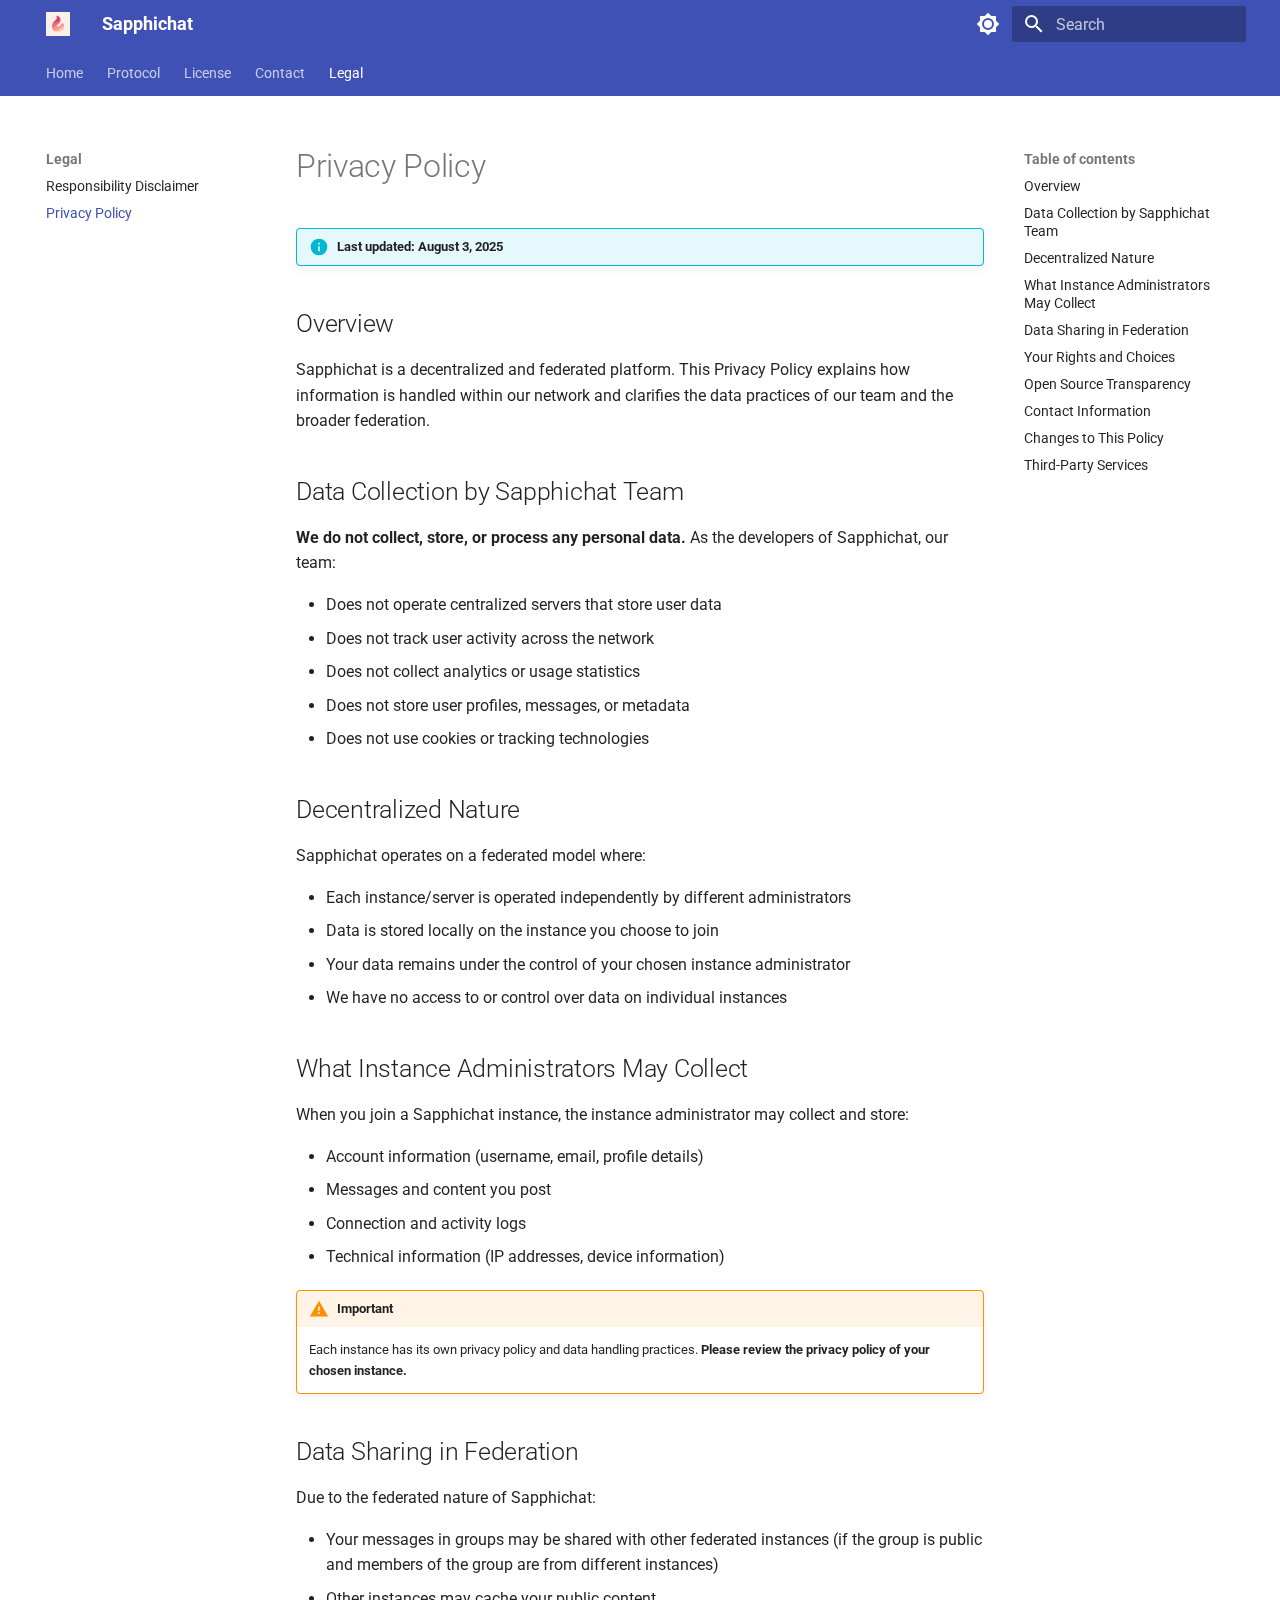
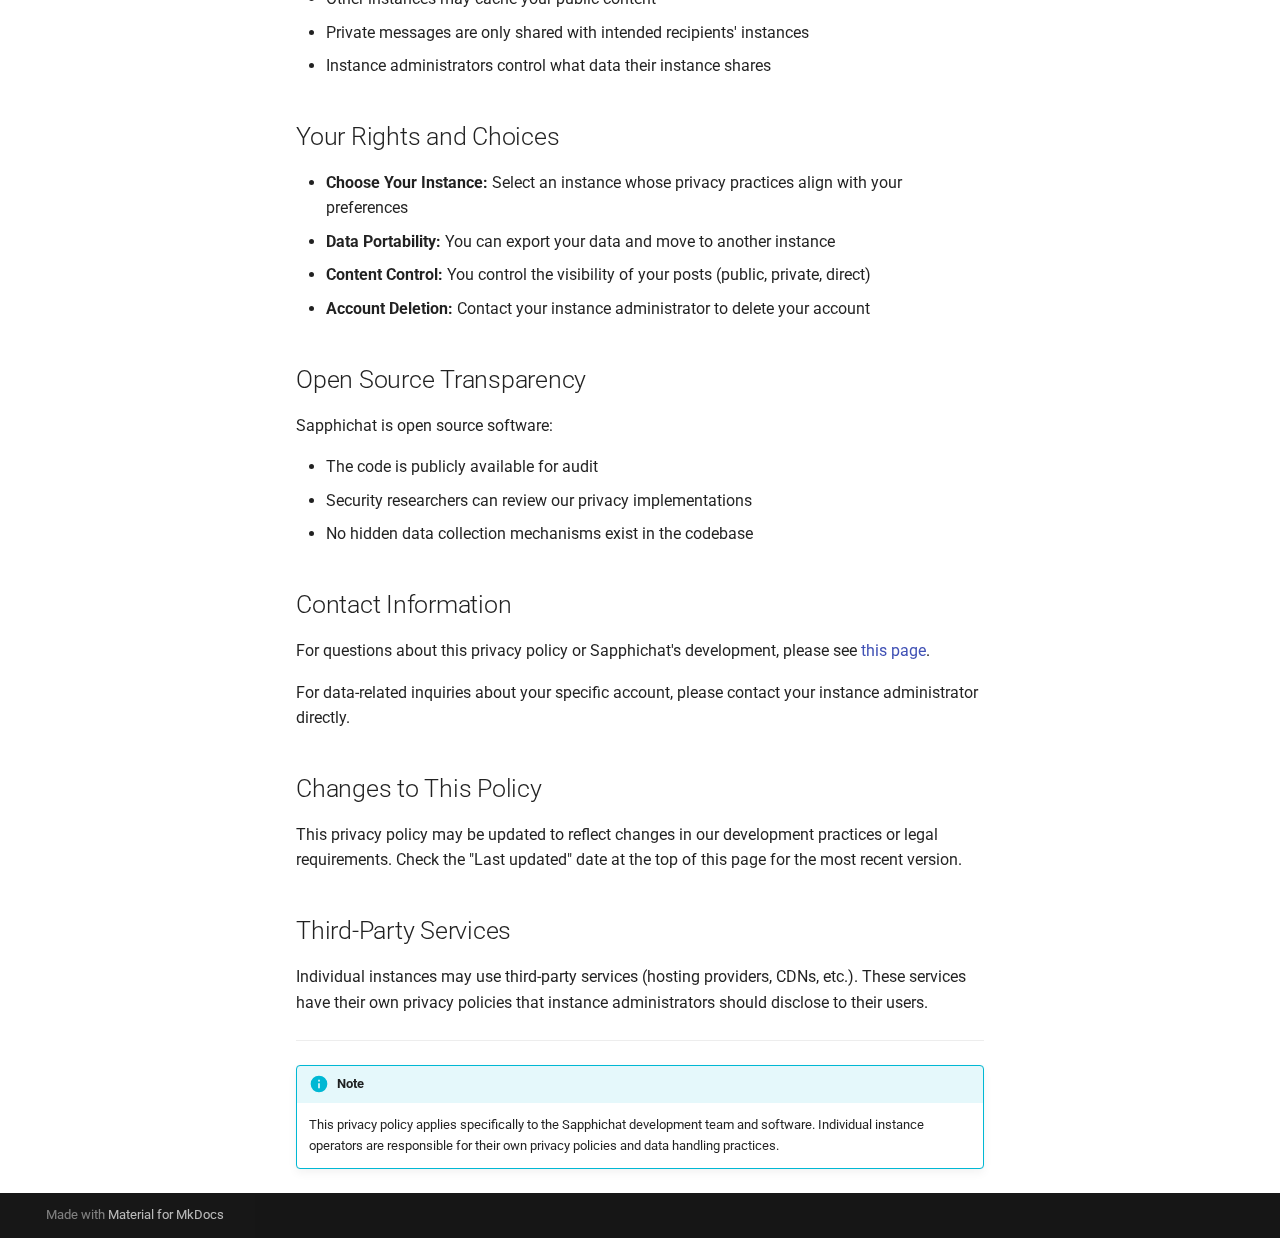
<file: legal/privacy/index.html>
<!doctype html>
<html lang="en" class="no-js">
  <head>
    
      <meta charset="utf-8">
      <meta name="viewport" content="width=device-width,initial-scale=1">
      
      
      
      
        <link rel="prev" href="../terms/">
      
      
      
      <link rel="icon" href="../../img/favicon.ico">
      <meta name="generator" content="mkdocs-1.6.1, mkdocs-material-9.6.16">
    
    
      
        <title>Privacy Policy - Sapphichat</title>
      
    
    
      <link rel="stylesheet" href="../../assets/stylesheets/main.7e37652d.min.css">
      
        
        <link rel="stylesheet" href="../../assets/stylesheets/palette.06af60db.min.css">
      
      


    
    
      
    
    
      
        
        
        <link rel="preconnect" href="https://fonts.gstatic.com" crossorigin>
        <link rel="stylesheet" href="https://fonts.googleapis.com/css?family=Roboto:300,300i,400,400i,700,700i%7CRoboto+Mono:400,400i,700,700i&display=fallback">
        <style>:root{--md-text-font:"Roboto";--md-code-font:"Roboto Mono"}</style>
      
    
    
      <link rel="stylesheet" href="../../stylesheets/extra.css">
    
    <script>__md_scope=new URL("../..",location),__md_hash=e=>[...e].reduce(((e,_)=>(e<<5)-e+_.charCodeAt(0)),0),__md_get=(e,_=localStorage,t=__md_scope)=>JSON.parse(_.getItem(t.pathname+"."+e)),__md_set=(e,_,t=localStorage,a=__md_scope)=>{try{t.setItem(a.pathname+"."+e,JSON.stringify(_))}catch(e){}}</script>
    
      

    
    
    
  </head>
  
  
    
    
      
    
    
    
    
    <body dir="ltr" data-md-color-scheme="default" data-md-color-primary="indigo" data-md-color-accent="indigo">
  
    
    <input class="md-toggle" data-md-toggle="drawer" type="checkbox" id="__drawer" autocomplete="off">
    <input class="md-toggle" data-md-toggle="search" type="checkbox" id="__search" autocomplete="off">
    <label class="md-overlay" for="__drawer"></label>
    <div data-md-component="skip">
      
        
        <a href="#privacy-policy" class="md-skip">
          Skip to content
        </a>
      
    </div>
    <div data-md-component="announce">
      
    </div>
    
    
      

<header class="md-header" data-md-component="header">
  <nav class="md-header__inner md-grid" aria-label="Header">
    <a href="../.." title="Sapphichat" class="md-header__button md-logo" aria-label="Sapphichat" data-md-component="logo">
      
  <img src="../../img/Sapphichat-logo.png" alt="logo">

    </a>
    <label class="md-header__button md-icon" for="__drawer">
      
      <svg xmlns="http://www.w3.org/2000/svg" viewBox="0 0 24 24"><path d="M3 6h18v2H3zm0 5h18v2H3zm0 5h18v2H3z"/></svg>
    </label>
    <div class="md-header__title" data-md-component="header-title">
      <div class="md-header__ellipsis">
        <div class="md-header__topic">
          <span class="md-ellipsis">
            Sapphichat
          </span>
        </div>
        <div class="md-header__topic" data-md-component="header-topic">
          <span class="md-ellipsis">
            
              Privacy Policy
            
          </span>
        </div>
      </div>
    </div>
    
      
        <form class="md-header__option" data-md-component="palette">
  
    
    
    
    <input class="md-option" data-md-color-media="(prefers-color-scheme: light)" data-md-color-scheme="default" data-md-color-primary="indigo" data-md-color-accent="indigo"  aria-label="Switch to dark mode"  type="radio" name="__palette" id="__palette_0">
    
      <label class="md-header__button md-icon" title="Switch to dark mode" for="__palette_1" hidden>
        <svg xmlns="http://www.w3.org/2000/svg" viewBox="0 0 24 24"><path d="M12 8a4 4 0 0 0-4 4 4 4 0 0 0 4 4 4 4 0 0 0 4-4 4 4 0 0 0-4-4m0 10a6 6 0 0 1-6-6 6 6 0 0 1 6-6 6 6 0 0 1 6 6 6 6 0 0 1-6 6m8-9.31V4h-4.69L12 .69 8.69 4H4v4.69L.69 12 4 15.31V20h4.69L12 23.31 15.31 20H20v-4.69L23.31 12z"/></svg>
      </label>
    
  
    
    
    
    <input class="md-option" data-md-color-media="(prefers-color-scheme: dark)" data-md-color-scheme="slate" data-md-color-primary="indigo" data-md-color-accent="indigo"  aria-label="Switch to light mode"  type="radio" name="__palette" id="__palette_1">
    
      <label class="md-header__button md-icon" title="Switch to light mode" for="__palette_0" hidden>
        <svg xmlns="http://www.w3.org/2000/svg" viewBox="0 0 24 24"><path d="M12 18c-.89 0-1.74-.2-2.5-.55C11.56 16.5 13 14.42 13 12s-1.44-4.5-3.5-5.45C10.26 6.2 11.11 6 12 6a6 6 0 0 1 6 6 6 6 0 0 1-6 6m8-9.31V4h-4.69L12 .69 8.69 4H4v4.69L.69 12 4 15.31V20h4.69L12 23.31 15.31 20H20v-4.69L23.31 12z"/></svg>
      </label>
    
  
</form>
      
    
    
      <script>var palette=__md_get("__palette");if(palette&&palette.color){if("(prefers-color-scheme)"===palette.color.media){var media=matchMedia("(prefers-color-scheme: light)"),input=document.querySelector(media.matches?"[data-md-color-media='(prefers-color-scheme: light)']":"[data-md-color-media='(prefers-color-scheme: dark)']");palette.color.media=input.getAttribute("data-md-color-media"),palette.color.scheme=input.getAttribute("data-md-color-scheme"),palette.color.primary=input.getAttribute("data-md-color-primary"),palette.color.accent=input.getAttribute("data-md-color-accent")}for(var[key,value]of Object.entries(palette.color))document.body.setAttribute("data-md-color-"+key,value)}</script>
    
    
    
      
      
        <label class="md-header__button md-icon" for="__search">
          
          <svg xmlns="http://www.w3.org/2000/svg" viewBox="0 0 24 24"><path d="M9.5 3A6.5 6.5 0 0 1 16 9.5c0 1.61-.59 3.09-1.56 4.23l.27.27h.79l5 5-1.5 1.5-5-5v-.79l-.27-.27A6.52 6.52 0 0 1 9.5 16 6.5 6.5 0 0 1 3 9.5 6.5 6.5 0 0 1 9.5 3m0 2C7 5 5 7 5 9.5S7 14 9.5 14 14 12 14 9.5 12 5 9.5 5"/></svg>
        </label>
        <div class="md-search" data-md-component="search" role="dialog">
  <label class="md-search__overlay" for="__search"></label>
  <div class="md-search__inner" role="search">
    <form class="md-search__form" name="search">
      <input type="text" class="md-search__input" name="query" aria-label="Search" placeholder="Search" autocapitalize="off" autocorrect="off" autocomplete="off" spellcheck="false" data-md-component="search-query" required>
      <label class="md-search__icon md-icon" for="__search">
        
        <svg xmlns="http://www.w3.org/2000/svg" viewBox="0 0 24 24"><path d="M9.5 3A6.5 6.5 0 0 1 16 9.5c0 1.61-.59 3.09-1.56 4.23l.27.27h.79l5 5-1.5 1.5-5-5v-.79l-.27-.27A6.52 6.52 0 0 1 9.5 16 6.5 6.5 0 0 1 3 9.5 6.5 6.5 0 0 1 9.5 3m0 2C7 5 5 7 5 9.5S7 14 9.5 14 14 12 14 9.5 12 5 9.5 5"/></svg>
        
        <svg xmlns="http://www.w3.org/2000/svg" viewBox="0 0 24 24"><path d="M20 11v2H8l5.5 5.5-1.42 1.42L4.16 12l7.92-7.92L13.5 5.5 8 11z"/></svg>
      </label>
      <nav class="md-search__options" aria-label="Search">
        
        <button type="reset" class="md-search__icon md-icon" title="Clear" aria-label="Clear" tabindex="-1">
          
          <svg xmlns="http://www.w3.org/2000/svg" viewBox="0 0 24 24"><path d="M19 6.41 17.59 5 12 10.59 6.41 5 5 6.41 10.59 12 5 17.59 6.41 19 12 13.41 17.59 19 19 17.59 13.41 12z"/></svg>
        </button>
      </nav>
      
    </form>
    <div class="md-search__output">
      <div class="md-search__scrollwrap" tabindex="0" data-md-scrollfix>
        <div class="md-search-result" data-md-component="search-result">
          <div class="md-search-result__meta">
            Initializing search
          </div>
          <ol class="md-search-result__list" role="presentation"></ol>
        </div>
      </div>
    </div>
  </div>
</div>
      
    
    
  </nav>
  
</header>
    
    <div class="md-container" data-md-component="container">
      
      
        
          
            
<nav class="md-tabs" aria-label="Tabs" data-md-component="tabs">
  <div class="md-grid">
    <ul class="md-tabs__list">
      
        
  
  
  
  
    <li class="md-tabs__item">
      <a href="../.." class="md-tabs__link">
        
  
  
    
  
  Home

      </a>
    </li>
  

      
        
  
  
  
  
    
    
      <li class="md-tabs__item">
        <a href="../../protocol/" class="md-tabs__link">
          
  
  
  Protocol

        </a>
      </li>
    
  

      
        
  
  
  
  
    <li class="md-tabs__item">
      <a href="../../license/" class="md-tabs__link">
        
  
  
    
  
  License

      </a>
    </li>
  

      
        
  
  
  
  
    <li class="md-tabs__item">
      <a href="../../contact/" class="md-tabs__link">
        
  
  
    
  
  Contact

      </a>
    </li>
  

      
        
  
  
  
    
  
  
    
    
      <li class="md-tabs__item md-tabs__item--active">
        <a href="../terms/" class="md-tabs__link">
          
  
  
  Legal

        </a>
      </li>
    
  

      
    </ul>
  </div>
</nav>
          
        
      
      <main class="md-main" data-md-component="main">
        <div class="md-main__inner md-grid">
          
            
              
              <div class="md-sidebar md-sidebar--primary" data-md-component="sidebar" data-md-type="navigation" >
                <div class="md-sidebar__scrollwrap">
                  <div class="md-sidebar__inner">
                    


  


<nav class="md-nav md-nav--primary md-nav--lifted" aria-label="Navigation" data-md-level="0">
  <label class="md-nav__title" for="__drawer">
    <a href="../.." title="Sapphichat" class="md-nav__button md-logo" aria-label="Sapphichat" data-md-component="logo">
      
  <img src="../../img/Sapphichat-logo.png" alt="logo">

    </a>
    Sapphichat
  </label>
  
  <ul class="md-nav__list" data-md-scrollfix>
    
      
      
  
  
  
  
    <li class="md-nav__item">
      <a href="../.." class="md-nav__link">
        
  
  
  <span class="md-ellipsis">
    Home
    
  </span>
  

      </a>
    </li>
  

    
      
      
  
  
  
  
    
    
    
    
      
      
    
    
    <li class="md-nav__item md-nav__item--nested">
      
        
        
          
        
        <input class="md-nav__toggle md-toggle md-toggle--indeterminate" type="checkbox" id="__nav_2" >
        
          
          <label class="md-nav__link" for="__nav_2" id="__nav_2_label" tabindex="0">
            
  
  
  <span class="md-ellipsis">
    Protocol
    
  </span>
  

            <span class="md-nav__icon md-icon"></span>
          </label>
        
        <nav class="md-nav" data-md-level="1" aria-labelledby="__nav_2_label" aria-expanded="false">
          <label class="md-nav__title" for="__nav_2">
            <span class="md-nav__icon md-icon"></span>
            Protocol
          </label>
          <ul class="md-nav__list" data-md-scrollfix>
            
              
                
  
  
  
  
    <li class="md-nav__item">
      <a href="../../protocol/" class="md-nav__link">
        
  
  
  <span class="md-ellipsis">
    Protocol
    
  </span>
  

      </a>
    </li>
  

              
            
              
                
  
  
  
  
    
    
    
    
      
      
    
    
    <li class="md-nav__item md-nav__item--nested">
      
        
        
          
        
        <input class="md-nav__toggle md-toggle md-toggle--indeterminate" type="checkbox" id="__nav_2_2" >
        
          
          <label class="md-nav__link" for="__nav_2_2" id="__nav_2_2_label" tabindex="0">
            
  
  
  <span class="md-ellipsis">
    Endpoints
    
  </span>
  

            <span class="md-nav__icon md-icon"></span>
          </label>
        
        <nav class="md-nav" data-md-level="2" aria-labelledby="__nav_2_2_label" aria-expanded="false">
          <label class="md-nav__title" for="__nav_2_2">
            <span class="md-nav__icon md-icon"></span>
            Endpoints
          </label>
          <ul class="md-nav__list" data-md-scrollfix>
            
              
                
  
  
  
  
    <li class="md-nav__item">
      <a href="../../protocol/endpoints/" class="md-nav__link">
        
  
  
  <span class="md-ellipsis">
    SapphiTalk REST API Endpoints
    
  </span>
  

      </a>
    </li>
  

              
            
              
                
  
  
  
  
    <li class="md-nav__item">
      <a href="../../protocol/endpoints/base/" class="md-nav__link">
        
  
  
  <span class="md-ellipsis">
    Base API Endpoint
    
  </span>
  

      </a>
    </li>
  

              
            
              
                
  
  
  
  
    <li class="md-nav__item">
      <a href="../../protocol/endpoints/authentication/" class="md-nav__link">
        
  
  
  <span class="md-ellipsis">
    Account Endpoints
    
  </span>
  

      </a>
    </li>
  

              
            
              
                
  
  
  
  
    <li class="md-nav__item">
      <a href="../../protocol/endpoints/conversations/" class="md-nav__link">
        
  
  
  <span class="md-ellipsis">
    Conversations Management
    
  </span>
  

      </a>
    </li>
  

              
            
              
                
  
  
  
  
    <li class="md-nav__item">
      <a href="../../protocol/endpoints/messages/" class="md-nav__link">
        
  
  
  <span class="md-ellipsis">
    Messages Management
    
  </span>
  

      </a>
    </li>
  

              
            
          </ul>
        </nav>
      
    </li>
  

              
            
              
                
  
  
  
  
    <li class="md-nav__item">
      <a href="../../protocol/error-codes/" class="md-nav__link">
        
  
  
  <span class="md-ellipsis">
    Error codes
    
  </span>
  

      </a>
    </li>
  

              
            
          </ul>
        </nav>
      
    </li>
  

    
      
      
  
  
  
  
    <li class="md-nav__item">
      <a href="../../license/" class="md-nav__link">
        
  
  
  <span class="md-ellipsis">
    License
    
  </span>
  

      </a>
    </li>
  

    
      
      
  
  
  
  
    <li class="md-nav__item">
      <a href="../../contact/" class="md-nav__link">
        
  
  
  <span class="md-ellipsis">
    Contact
    
  </span>
  

      </a>
    </li>
  

    
      
      
  
  
    
  
  
  
    
    
    
    
      
        
        
      
      
    
    
    <li class="md-nav__item md-nav__item--active md-nav__item--section md-nav__item--nested">
      
        
        
        <input class="md-nav__toggle md-toggle " type="checkbox" id="__nav_5" checked>
        
          
          <label class="md-nav__link" for="__nav_5" id="__nav_5_label" tabindex="">
            
  
  
  <span class="md-ellipsis">
    Legal
    
  </span>
  

            <span class="md-nav__icon md-icon"></span>
          </label>
        
        <nav class="md-nav" data-md-level="1" aria-labelledby="__nav_5_label" aria-expanded="true">
          <label class="md-nav__title" for="__nav_5">
            <span class="md-nav__icon md-icon"></span>
            Legal
          </label>
          <ul class="md-nav__list" data-md-scrollfix>
            
              
                
  
  
  
  
    <li class="md-nav__item">
      <a href="../terms/" class="md-nav__link">
        
  
  
  <span class="md-ellipsis">
    Responsibility Disclaimer
    
  </span>
  

      </a>
    </li>
  

              
            
              
                
  
  
    
  
  
  
    <li class="md-nav__item md-nav__item--active">
      
      <input class="md-nav__toggle md-toggle" type="checkbox" id="__toc">
      
      
        
      
      
        <label class="md-nav__link md-nav__link--active" for="__toc">
          
  
  
  <span class="md-ellipsis">
    Privacy Policy
    
  </span>
  

          <span class="md-nav__icon md-icon"></span>
        </label>
      
      <a href="./" class="md-nav__link md-nav__link--active">
        
  
  
  <span class="md-ellipsis">
    Privacy Policy
    
  </span>
  

      </a>
      
        

<nav class="md-nav md-nav--secondary" aria-label="Table of contents">
  
  
  
    
  
  
    <label class="md-nav__title" for="__toc">
      <span class="md-nav__icon md-icon"></span>
      Table of contents
    </label>
    <ul class="md-nav__list" data-md-component="toc" data-md-scrollfix>
      
        <li class="md-nav__item">
  <a href="#overview" class="md-nav__link">
    <span class="md-ellipsis">
      Overview
    </span>
  </a>
  
</li>
      
        <li class="md-nav__item">
  <a href="#data-collection-by-sapphichat-team" class="md-nav__link">
    <span class="md-ellipsis">
      Data Collection by Sapphichat Team
    </span>
  </a>
  
</li>
      
        <li class="md-nav__item">
  <a href="#decentralized-nature" class="md-nav__link">
    <span class="md-ellipsis">
      Decentralized Nature
    </span>
  </a>
  
</li>
      
        <li class="md-nav__item">
  <a href="#what-instance-administrators-may-collect" class="md-nav__link">
    <span class="md-ellipsis">
      What Instance Administrators May Collect
    </span>
  </a>
  
</li>
      
        <li class="md-nav__item">
  <a href="#data-sharing-in-federation" class="md-nav__link">
    <span class="md-ellipsis">
      Data Sharing in Federation
    </span>
  </a>
  
</li>
      
        <li class="md-nav__item">
  <a href="#your-rights-and-choices" class="md-nav__link">
    <span class="md-ellipsis">
      Your Rights and Choices
    </span>
  </a>
  
</li>
      
        <li class="md-nav__item">
  <a href="#open-source-transparency" class="md-nav__link">
    <span class="md-ellipsis">
      Open Source Transparency
    </span>
  </a>
  
</li>
      
        <li class="md-nav__item">
  <a href="#contact-information" class="md-nav__link">
    <span class="md-ellipsis">
      Contact Information
    </span>
  </a>
  
</li>
      
        <li class="md-nav__item">
  <a href="#changes-to-this-policy" class="md-nav__link">
    <span class="md-ellipsis">
      Changes to This Policy
    </span>
  </a>
  
</li>
      
        <li class="md-nav__item">
  <a href="#third-party-services" class="md-nav__link">
    <span class="md-ellipsis">
      Third-Party Services
    </span>
  </a>
  
</li>
      
    </ul>
  
</nav>
      
    </li>
  

              
            
          </ul>
        </nav>
      
    </li>
  

    
  </ul>
</nav>
                  </div>
                </div>
              </div>
            
            
              
              <div class="md-sidebar md-sidebar--secondary" data-md-component="sidebar" data-md-type="toc" >
                <div class="md-sidebar__scrollwrap">
                  <div class="md-sidebar__inner">
                    

<nav class="md-nav md-nav--secondary" aria-label="Table of contents">
  
  
  
    
  
  
    <label class="md-nav__title" for="__toc">
      <span class="md-nav__icon md-icon"></span>
      Table of contents
    </label>
    <ul class="md-nav__list" data-md-component="toc" data-md-scrollfix>
      
        <li class="md-nav__item">
  <a href="#overview" class="md-nav__link">
    <span class="md-ellipsis">
      Overview
    </span>
  </a>
  
</li>
      
        <li class="md-nav__item">
  <a href="#data-collection-by-sapphichat-team" class="md-nav__link">
    <span class="md-ellipsis">
      Data Collection by Sapphichat Team
    </span>
  </a>
  
</li>
      
        <li class="md-nav__item">
  <a href="#decentralized-nature" class="md-nav__link">
    <span class="md-ellipsis">
      Decentralized Nature
    </span>
  </a>
  
</li>
      
        <li class="md-nav__item">
  <a href="#what-instance-administrators-may-collect" class="md-nav__link">
    <span class="md-ellipsis">
      What Instance Administrators May Collect
    </span>
  </a>
  
</li>
      
        <li class="md-nav__item">
  <a href="#data-sharing-in-federation" class="md-nav__link">
    <span class="md-ellipsis">
      Data Sharing in Federation
    </span>
  </a>
  
</li>
      
        <li class="md-nav__item">
  <a href="#your-rights-and-choices" class="md-nav__link">
    <span class="md-ellipsis">
      Your Rights and Choices
    </span>
  </a>
  
</li>
      
        <li class="md-nav__item">
  <a href="#open-source-transparency" class="md-nav__link">
    <span class="md-ellipsis">
      Open Source Transparency
    </span>
  </a>
  
</li>
      
        <li class="md-nav__item">
  <a href="#contact-information" class="md-nav__link">
    <span class="md-ellipsis">
      Contact Information
    </span>
  </a>
  
</li>
      
        <li class="md-nav__item">
  <a href="#changes-to-this-policy" class="md-nav__link">
    <span class="md-ellipsis">
      Changes to This Policy
    </span>
  </a>
  
</li>
      
        <li class="md-nav__item">
  <a href="#third-party-services" class="md-nav__link">
    <span class="md-ellipsis">
      Third-Party Services
    </span>
  </a>
  
</li>
      
    </ul>
  
</nav>
                  </div>
                </div>
              </div>
            
          
          
            <div class="md-content" data-md-component="content">
              <article class="md-content__inner md-typeset">
                
                  



<h1 id="privacy-policy">Privacy Policy</h1>
<div class="admonition info">
<p class="admonition-title">Last updated: August 3, 2025</p>
</div>
<h2 id="overview">Overview</h2>
<p>Sapphichat is a decentralized and federated platform. This Privacy Policy explains how information is handled within our network and clarifies the data practices of our team and the broader federation.</p>
<h2 id="data-collection-by-sapphichat-team">Data Collection by Sapphichat Team</h2>
<p><strong>We do not collect, store, or process any personal data.</strong> As the developers of Sapphichat, our team:</p>
<ul>
<li>Does not operate centralized servers that store user data</li>
<li>Does not track user activity across the network</li>
<li>Does not collect analytics or usage statistics</li>
<li>Does not store user profiles, messages, or metadata</li>
<li>Does not use cookies or tracking technologies</li>
</ul>
<h2 id="decentralized-nature">Decentralized Nature</h2>
<p>Sapphichat operates on a federated model where:</p>
<ul>
<li>Each instance/server is operated independently by different administrators</li>
<li>Data is stored locally on the instance you choose to join</li>
<li>Your data remains under the control of your chosen instance administrator</li>
<li>We have no access to or control over data on individual instances</li>
</ul>
<h2 id="what-instance-administrators-may-collect">What Instance Administrators May Collect</h2>
<p>When you join a Sapphichat instance, the instance administrator may collect and store:</p>
<ul>
<li>Account information (username, email, profile details)</li>
<li>Messages and content you post</li>
<li>Connection and activity logs</li>
<li>Technical information (IP addresses, device information)</li>
</ul>
<div class="admonition warning">
<p class="admonition-title">Important</p>
<p>Each instance has its own privacy policy and data handling practices. <strong>Please review the privacy policy of your chosen instance.</strong></p>
</div>
<h2 id="data-sharing-in-federation">Data Sharing in Federation</h2>
<p>Due to the federated nature of Sapphichat:</p>
<ul>
<li>Your messages in groups may be shared with other federated instances (if the group is public and members of the group are from different instances)</li>
<li>Other instances may cache your public content</li>
<li>Private messages are only shared with intended recipients' instances</li>
<li>Instance administrators control what data their instance shares</li>
</ul>
<h2 id="your-rights-and-choices">Your Rights and Choices</h2>
<ul>
<li><strong>Choose Your Instance:</strong> Select an instance whose privacy practices align with your preferences</li>
<li><strong>Data Portability:</strong> You can export your data and move to another instance</li>
<li><strong>Content Control:</strong> You control the visibility of your posts (public, private, direct)</li>
<li><strong>Account Deletion:</strong> Contact your instance administrator to delete your account</li>
</ul>
<h2 id="open-source-transparency">Open Source Transparency</h2>
<p>Sapphichat is open source software:</p>
<ul>
<li>The code is publicly available for audit</li>
<li>Security researchers can review our privacy implementations</li>
<li>No hidden data collection mechanisms exist in the codebase</li>
</ul>
<h2 id="contact-information">Contact Information</h2>
<p>For questions about this privacy policy or Sapphichat's development, please see <a href="../../contact/">this page</a>.</p>
<p>For data-related inquiries about your specific account, please contact your instance administrator directly.</p>
<h2 id="changes-to-this-policy">Changes to This Policy</h2>
<p>This privacy policy may be updated to reflect changes in our development practices or legal requirements. Check the "Last updated" date at the top of this page for the most recent version.</p>
<h2 id="third-party-services">Third-Party Services</h2>
<p>Individual instances may use third-party services (hosting providers, CDNs, etc.). These services have their own privacy policies that instance administrators should disclose to their users.</p>
<hr />
<div class="admonition info">
<p class="admonition-title">Note</p>
<p>This privacy policy applies specifically to the Sapphichat development team and software. Individual instance operators are responsible for their own privacy policies and data handling practices.</p>
</div>












                
              </article>
            </div>
          
          
<script>var target=document.getElementById(location.hash.slice(1));target&&target.name&&(target.checked=target.name.startsWith("__tabbed_"))</script>
        </div>
        
      </main>
      
        <footer class="md-footer">
  
  <div class="md-footer-meta md-typeset">
    <div class="md-footer-meta__inner md-grid">
      <div class="md-copyright">
  
  
    Made with
    <a href="https://squidfunk.github.io/mkdocs-material/" target="_blank" rel="noopener">
      Material for MkDocs
    </a>
  
</div>
      
    </div>
  </div>
</footer>
      
    </div>
    <div class="md-dialog" data-md-component="dialog">
      <div class="md-dialog__inner md-typeset"></div>
    </div>
    
    
    
      
      <script id="__config" type="application/json">{"base": "../..", "features": ["navigation.tabs", "navigation.instant", "navigation.expand"], "search": "../../assets/javascripts/workers/search.d50fe291.min.js", "tags": null, "translations": {"clipboard.copied": "Copied to clipboard", "clipboard.copy": "Copy to clipboard", "search.result.more.one": "1 more on this page", "search.result.more.other": "# more on this page", "search.result.none": "No matching documents", "search.result.one": "1 matching document", "search.result.other": "# matching documents", "search.result.placeholder": "Type to start searching", "search.result.term.missing": "Missing", "select.version": "Select version"}, "version": null}</script>
    
    
      <script src="../../assets/javascripts/bundle.50899def.min.js"></script>
      
    
  </body>
</html>
</file>
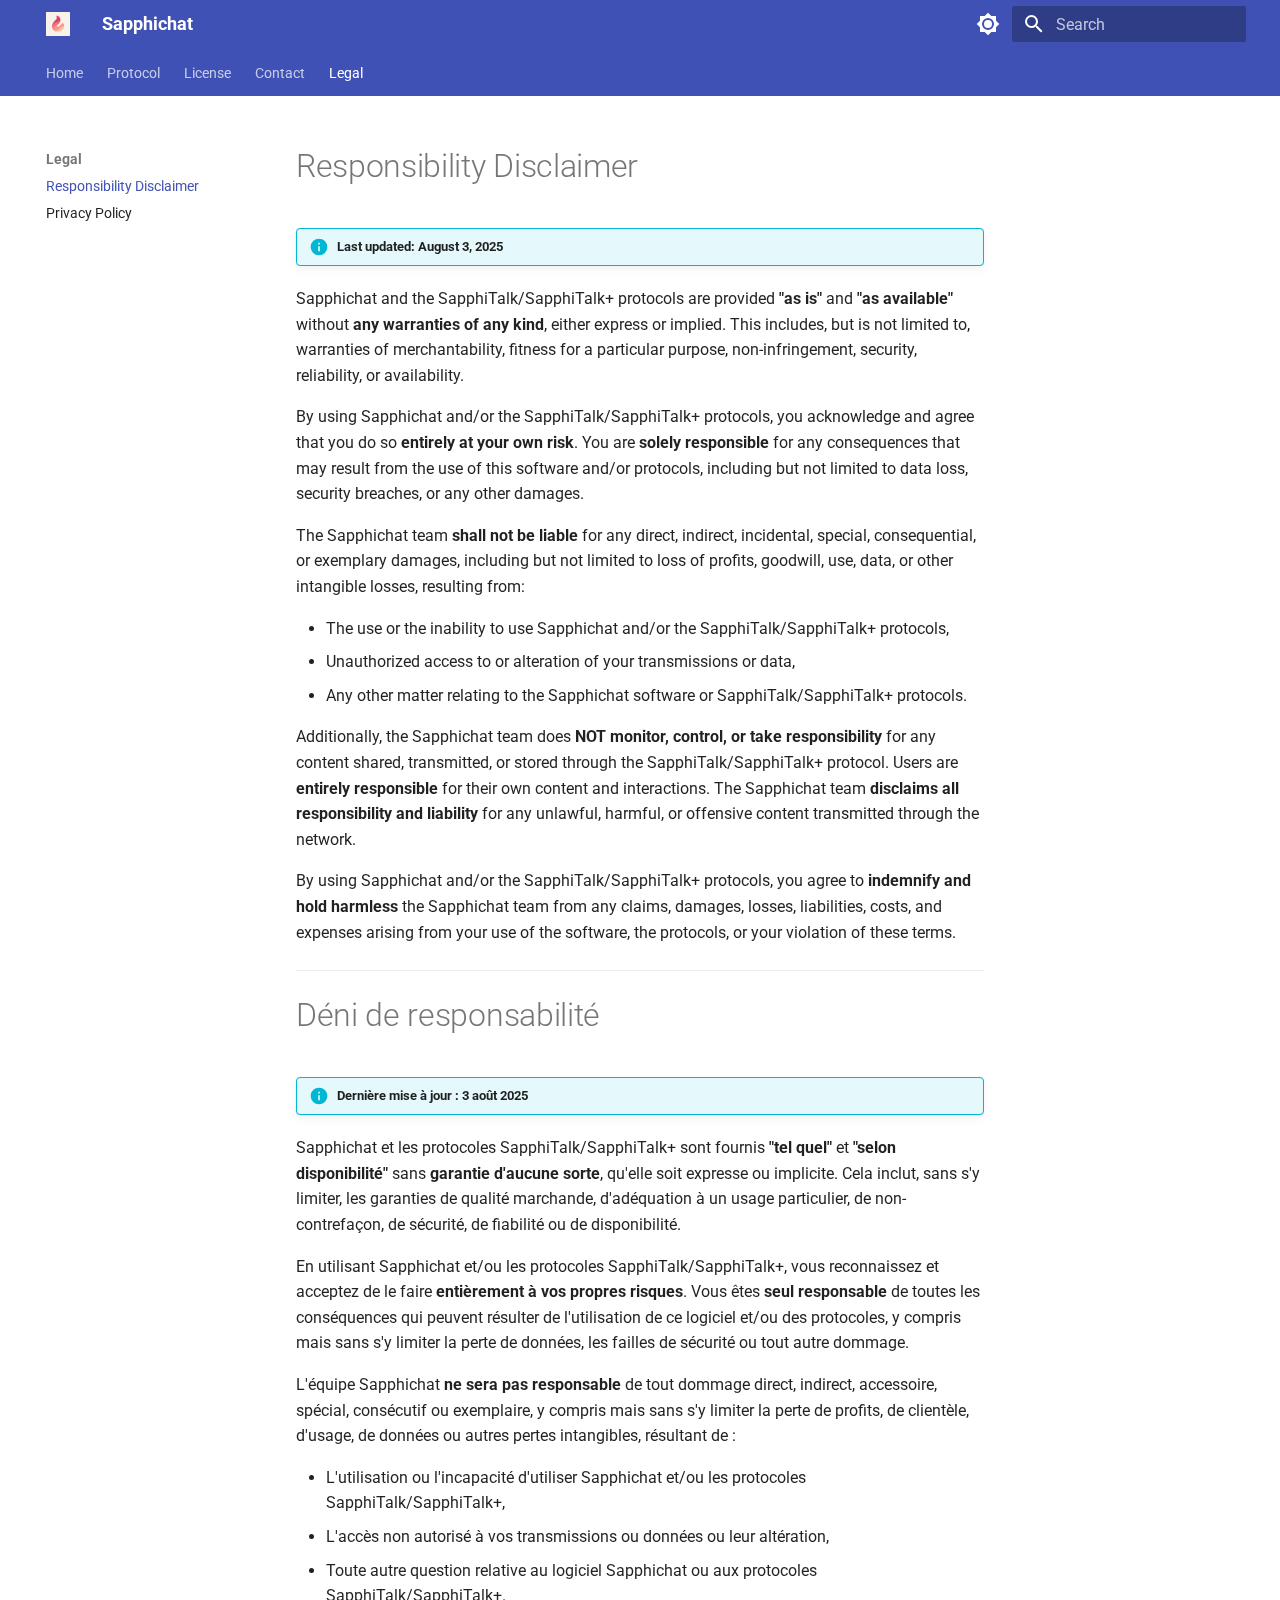
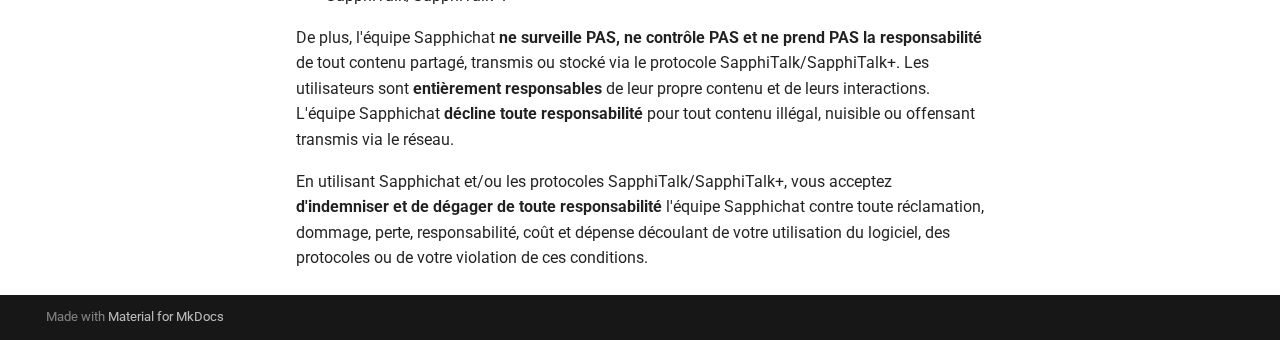
<file: legal/terms/index.html>
<!doctype html>
<html lang="en" class="no-js">
  <head>
    
      <meta charset="utf-8">
      <meta name="viewport" content="width=device-width,initial-scale=1">
      
      
      
      
        <link rel="prev" href="../../contact/">
      
      
        <link rel="next" href="../privacy/">
      
      
      <link rel="icon" href="../../img/favicon.ico">
      <meta name="generator" content="mkdocs-1.6.1, mkdocs-material-9.6.16">
    
    
      
        <title>Responsibility Disclaimer - Sapphichat</title>
      
    
    
      <link rel="stylesheet" href="../../assets/stylesheets/main.7e37652d.min.css">
      
        
        <link rel="stylesheet" href="../../assets/stylesheets/palette.06af60db.min.css">
      
      


    
    
      
    
    
      
        
        
        <link rel="preconnect" href="https://fonts.gstatic.com" crossorigin>
        <link rel="stylesheet" href="https://fonts.googleapis.com/css?family=Roboto:300,300i,400,400i,700,700i%7CRoboto+Mono:400,400i,700,700i&display=fallback">
        <style>:root{--md-text-font:"Roboto";--md-code-font:"Roboto Mono"}</style>
      
    
    
      <link rel="stylesheet" href="../../stylesheets/extra.css">
    
    <script>__md_scope=new URL("../..",location),__md_hash=e=>[...e].reduce(((e,_)=>(e<<5)-e+_.charCodeAt(0)),0),__md_get=(e,_=localStorage,t=__md_scope)=>JSON.parse(_.getItem(t.pathname+"."+e)),__md_set=(e,_,t=localStorage,a=__md_scope)=>{try{t.setItem(a.pathname+"."+e,JSON.stringify(_))}catch(e){}}</script>
    
      

    
    
    
  </head>
  
  
    
    
      
    
    
    
    
    <body dir="ltr" data-md-color-scheme="default" data-md-color-primary="indigo" data-md-color-accent="indigo">
  
    
    <input class="md-toggle" data-md-toggle="drawer" type="checkbox" id="__drawer" autocomplete="off">
    <input class="md-toggle" data-md-toggle="search" type="checkbox" id="__search" autocomplete="off">
    <label class="md-overlay" for="__drawer"></label>
    <div data-md-component="skip">
      
        
        <a href="#responsibility-disclaimer" class="md-skip">
          Skip to content
        </a>
      
    </div>
    <div data-md-component="announce">
      
    </div>
    
    
      

<header class="md-header" data-md-component="header">
  <nav class="md-header__inner md-grid" aria-label="Header">
    <a href="../.." title="Sapphichat" class="md-header__button md-logo" aria-label="Sapphichat" data-md-component="logo">
      
  <img src="../../img/Sapphichat-logo.png" alt="logo">

    </a>
    <label class="md-header__button md-icon" for="__drawer">
      
      <svg xmlns="http://www.w3.org/2000/svg" viewBox="0 0 24 24"><path d="M3 6h18v2H3zm0 5h18v2H3zm0 5h18v2H3z"/></svg>
    </label>
    <div class="md-header__title" data-md-component="header-title">
      <div class="md-header__ellipsis">
        <div class="md-header__topic">
          <span class="md-ellipsis">
            Sapphichat
          </span>
        </div>
        <div class="md-header__topic" data-md-component="header-topic">
          <span class="md-ellipsis">
            
              Responsibility Disclaimer
            
          </span>
        </div>
      </div>
    </div>
    
      
        <form class="md-header__option" data-md-component="palette">
  
    
    
    
    <input class="md-option" data-md-color-media="(prefers-color-scheme: light)" data-md-color-scheme="default" data-md-color-primary="indigo" data-md-color-accent="indigo"  aria-label="Switch to dark mode"  type="radio" name="__palette" id="__palette_0">
    
      <label class="md-header__button md-icon" title="Switch to dark mode" for="__palette_1" hidden>
        <svg xmlns="http://www.w3.org/2000/svg" viewBox="0 0 24 24"><path d="M12 8a4 4 0 0 0-4 4 4 4 0 0 0 4 4 4 4 0 0 0 4-4 4 4 0 0 0-4-4m0 10a6 6 0 0 1-6-6 6 6 0 0 1 6-6 6 6 0 0 1 6 6 6 6 0 0 1-6 6m8-9.31V4h-4.69L12 .69 8.69 4H4v4.69L.69 12 4 15.31V20h4.69L12 23.31 15.31 20H20v-4.69L23.31 12z"/></svg>
      </label>
    
  
    
    
    
    <input class="md-option" data-md-color-media="(prefers-color-scheme: dark)" data-md-color-scheme="slate" data-md-color-primary="indigo" data-md-color-accent="indigo"  aria-label="Switch to light mode"  type="radio" name="__palette" id="__palette_1">
    
      <label class="md-header__button md-icon" title="Switch to light mode" for="__palette_0" hidden>
        <svg xmlns="http://www.w3.org/2000/svg" viewBox="0 0 24 24"><path d="M12 18c-.89 0-1.74-.2-2.5-.55C11.56 16.5 13 14.42 13 12s-1.44-4.5-3.5-5.45C10.26 6.2 11.11 6 12 6a6 6 0 0 1 6 6 6 6 0 0 1-6 6m8-9.31V4h-4.69L12 .69 8.69 4H4v4.69L.69 12 4 15.31V20h4.69L12 23.31 15.31 20H20v-4.69L23.31 12z"/></svg>
      </label>
    
  
</form>
      
    
    
      <script>var palette=__md_get("__palette");if(palette&&palette.color){if("(prefers-color-scheme)"===palette.color.media){var media=matchMedia("(prefers-color-scheme: light)"),input=document.querySelector(media.matches?"[data-md-color-media='(prefers-color-scheme: light)']":"[data-md-color-media='(prefers-color-scheme: dark)']");palette.color.media=input.getAttribute("data-md-color-media"),palette.color.scheme=input.getAttribute("data-md-color-scheme"),palette.color.primary=input.getAttribute("data-md-color-primary"),palette.color.accent=input.getAttribute("data-md-color-accent")}for(var[key,value]of Object.entries(palette.color))document.body.setAttribute("data-md-color-"+key,value)}</script>
    
    
    
      
      
        <label class="md-header__button md-icon" for="__search">
          
          <svg xmlns="http://www.w3.org/2000/svg" viewBox="0 0 24 24"><path d="M9.5 3A6.5 6.5 0 0 1 16 9.5c0 1.61-.59 3.09-1.56 4.23l.27.27h.79l5 5-1.5 1.5-5-5v-.79l-.27-.27A6.52 6.52 0 0 1 9.5 16 6.5 6.5 0 0 1 3 9.5 6.5 6.5 0 0 1 9.5 3m0 2C7 5 5 7 5 9.5S7 14 9.5 14 14 12 14 9.5 12 5 9.5 5"/></svg>
        </label>
        <div class="md-search" data-md-component="search" role="dialog">
  <label class="md-search__overlay" for="__search"></label>
  <div class="md-search__inner" role="search">
    <form class="md-search__form" name="search">
      <input type="text" class="md-search__input" name="query" aria-label="Search" placeholder="Search" autocapitalize="off" autocorrect="off" autocomplete="off" spellcheck="false" data-md-component="search-query" required>
      <label class="md-search__icon md-icon" for="__search">
        
        <svg xmlns="http://www.w3.org/2000/svg" viewBox="0 0 24 24"><path d="M9.5 3A6.5 6.5 0 0 1 16 9.5c0 1.61-.59 3.09-1.56 4.23l.27.27h.79l5 5-1.5 1.5-5-5v-.79l-.27-.27A6.52 6.52 0 0 1 9.5 16 6.5 6.5 0 0 1 3 9.5 6.5 6.5 0 0 1 9.5 3m0 2C7 5 5 7 5 9.5S7 14 9.5 14 14 12 14 9.5 12 5 9.5 5"/></svg>
        
        <svg xmlns="http://www.w3.org/2000/svg" viewBox="0 0 24 24"><path d="M20 11v2H8l5.5 5.5-1.42 1.42L4.16 12l7.92-7.92L13.5 5.5 8 11z"/></svg>
      </label>
      <nav class="md-search__options" aria-label="Search">
        
        <button type="reset" class="md-search__icon md-icon" title="Clear" aria-label="Clear" tabindex="-1">
          
          <svg xmlns="http://www.w3.org/2000/svg" viewBox="0 0 24 24"><path d="M19 6.41 17.59 5 12 10.59 6.41 5 5 6.41 10.59 12 5 17.59 6.41 19 12 13.41 17.59 19 19 17.59 13.41 12z"/></svg>
        </button>
      </nav>
      
    </form>
    <div class="md-search__output">
      <div class="md-search__scrollwrap" tabindex="0" data-md-scrollfix>
        <div class="md-search-result" data-md-component="search-result">
          <div class="md-search-result__meta">
            Initializing search
          </div>
          <ol class="md-search-result__list" role="presentation"></ol>
        </div>
      </div>
    </div>
  </div>
</div>
      
    
    
  </nav>
  
</header>
    
    <div class="md-container" data-md-component="container">
      
      
        
          
            
<nav class="md-tabs" aria-label="Tabs" data-md-component="tabs">
  <div class="md-grid">
    <ul class="md-tabs__list">
      
        
  
  
  
  
    <li class="md-tabs__item">
      <a href="../.." class="md-tabs__link">
        
  
  
    
  
  Home

      </a>
    </li>
  

      
        
  
  
  
  
    
    
      <li class="md-tabs__item">
        <a href="../../protocol/" class="md-tabs__link">
          
  
  
  Protocol

        </a>
      </li>
    
  

      
        
  
  
  
  
    <li class="md-tabs__item">
      <a href="../../license/" class="md-tabs__link">
        
  
  
    
  
  License

      </a>
    </li>
  

      
        
  
  
  
  
    <li class="md-tabs__item">
      <a href="../../contact/" class="md-tabs__link">
        
  
  
    
  
  Contact

      </a>
    </li>
  

      
        
  
  
  
    
  
  
    
    
      <li class="md-tabs__item md-tabs__item--active">
        <a href="./" class="md-tabs__link">
          
  
  
  Legal

        </a>
      </li>
    
  

      
    </ul>
  </div>
</nav>
          
        
      
      <main class="md-main" data-md-component="main">
        <div class="md-main__inner md-grid">
          
            
              
              <div class="md-sidebar md-sidebar--primary" data-md-component="sidebar" data-md-type="navigation" >
                <div class="md-sidebar__scrollwrap">
                  <div class="md-sidebar__inner">
                    


  


<nav class="md-nav md-nav--primary md-nav--lifted" aria-label="Navigation" data-md-level="0">
  <label class="md-nav__title" for="__drawer">
    <a href="../.." title="Sapphichat" class="md-nav__button md-logo" aria-label="Sapphichat" data-md-component="logo">
      
  <img src="../../img/Sapphichat-logo.png" alt="logo">

    </a>
    Sapphichat
  </label>
  
  <ul class="md-nav__list" data-md-scrollfix>
    
      
      
  
  
  
  
    <li class="md-nav__item">
      <a href="../.." class="md-nav__link">
        
  
  
  <span class="md-ellipsis">
    Home
    
  </span>
  

      </a>
    </li>
  

    
      
      
  
  
  
  
    
    
    
    
      
      
    
    
    <li class="md-nav__item md-nav__item--nested">
      
        
        
          
        
        <input class="md-nav__toggle md-toggle md-toggle--indeterminate" type="checkbox" id="__nav_2" >
        
          
          <label class="md-nav__link" for="__nav_2" id="__nav_2_label" tabindex="0">
            
  
  
  <span class="md-ellipsis">
    Protocol
    
  </span>
  

            <span class="md-nav__icon md-icon"></span>
          </label>
        
        <nav class="md-nav" data-md-level="1" aria-labelledby="__nav_2_label" aria-expanded="false">
          <label class="md-nav__title" for="__nav_2">
            <span class="md-nav__icon md-icon"></span>
            Protocol
          </label>
          <ul class="md-nav__list" data-md-scrollfix>
            
              
                
  
  
  
  
    <li class="md-nav__item">
      <a href="../../protocol/" class="md-nav__link">
        
  
  
  <span class="md-ellipsis">
    Protocol
    
  </span>
  

      </a>
    </li>
  

              
            
              
                
  
  
  
  
    
    
    
    
      
      
    
    
    <li class="md-nav__item md-nav__item--nested">
      
        
        
          
        
        <input class="md-nav__toggle md-toggle md-toggle--indeterminate" type="checkbox" id="__nav_2_2" >
        
          
          <label class="md-nav__link" for="__nav_2_2" id="__nav_2_2_label" tabindex="0">
            
  
  
  <span class="md-ellipsis">
    Endpoints
    
  </span>
  

            <span class="md-nav__icon md-icon"></span>
          </label>
        
        <nav class="md-nav" data-md-level="2" aria-labelledby="__nav_2_2_label" aria-expanded="false">
          <label class="md-nav__title" for="__nav_2_2">
            <span class="md-nav__icon md-icon"></span>
            Endpoints
          </label>
          <ul class="md-nav__list" data-md-scrollfix>
            
              
                
  
  
  
  
    <li class="md-nav__item">
      <a href="../../protocol/endpoints/" class="md-nav__link">
        
  
  
  <span class="md-ellipsis">
    SapphiTalk REST API Endpoints
    
  </span>
  

      </a>
    </li>
  

              
            
              
                
  
  
  
  
    <li class="md-nav__item">
      <a href="../../protocol/endpoints/base/" class="md-nav__link">
        
  
  
  <span class="md-ellipsis">
    Base API Endpoint
    
  </span>
  

      </a>
    </li>
  

              
            
              
                
  
  
  
  
    <li class="md-nav__item">
      <a href="../../protocol/endpoints/authentication/" class="md-nav__link">
        
  
  
  <span class="md-ellipsis">
    Account Endpoints
    
  </span>
  

      </a>
    </li>
  

              
            
              
                
  
  
  
  
    <li class="md-nav__item">
      <a href="../../protocol/endpoints/conversations/" class="md-nav__link">
        
  
  
  <span class="md-ellipsis">
    Conversations Management
    
  </span>
  

      </a>
    </li>
  

              
            
              
                
  
  
  
  
    <li class="md-nav__item">
      <a href="../../protocol/endpoints/messages/" class="md-nav__link">
        
  
  
  <span class="md-ellipsis">
    Messages Management
    
  </span>
  

      </a>
    </li>
  

              
            
          </ul>
        </nav>
      
    </li>
  

              
            
              
                
  
  
  
  
    <li class="md-nav__item">
      <a href="../../protocol/error-codes/" class="md-nav__link">
        
  
  
  <span class="md-ellipsis">
    Error codes
    
  </span>
  

      </a>
    </li>
  

              
            
          </ul>
        </nav>
      
    </li>
  

    
      
      
  
  
  
  
    <li class="md-nav__item">
      <a href="../../license/" class="md-nav__link">
        
  
  
  <span class="md-ellipsis">
    License
    
  </span>
  

      </a>
    </li>
  

    
      
      
  
  
  
  
    <li class="md-nav__item">
      <a href="../../contact/" class="md-nav__link">
        
  
  
  <span class="md-ellipsis">
    Contact
    
  </span>
  

      </a>
    </li>
  

    
      
      
  
  
    
  
  
  
    
    
    
    
      
        
        
      
      
    
    
    <li class="md-nav__item md-nav__item--active md-nav__item--section md-nav__item--nested">
      
        
        
        <input class="md-nav__toggle md-toggle " type="checkbox" id="__nav_5" checked>
        
          
          <label class="md-nav__link" for="__nav_5" id="__nav_5_label" tabindex="">
            
  
  
  <span class="md-ellipsis">
    Legal
    
  </span>
  

            <span class="md-nav__icon md-icon"></span>
          </label>
        
        <nav class="md-nav" data-md-level="1" aria-labelledby="__nav_5_label" aria-expanded="true">
          <label class="md-nav__title" for="__nav_5">
            <span class="md-nav__icon md-icon"></span>
            Legal
          </label>
          <ul class="md-nav__list" data-md-scrollfix>
            
              
                
  
  
    
  
  
  
    <li class="md-nav__item md-nav__item--active">
      
      <input class="md-nav__toggle md-toggle" type="checkbox" id="__toc">
      
      
        
      
      
      <a href="./" class="md-nav__link md-nav__link--active">
        
  
  
  <span class="md-ellipsis">
    Responsibility Disclaimer
    
  </span>
  

      </a>
      
    </li>
  

              
            
              
                
  
  
  
  
    <li class="md-nav__item">
      <a href="../privacy/" class="md-nav__link">
        
  
  
  <span class="md-ellipsis">
    Privacy Policy
    
  </span>
  

      </a>
    </li>
  

              
            
          </ul>
        </nav>
      
    </li>
  

    
  </ul>
</nav>
                  </div>
                </div>
              </div>
            
            
              
              <div class="md-sidebar md-sidebar--secondary" data-md-component="sidebar" data-md-type="toc" >
                <div class="md-sidebar__scrollwrap">
                  <div class="md-sidebar__inner">
                    

<nav class="md-nav md-nav--secondary" aria-label="Table of contents">
  
  
  
    
  
  
</nav>
                  </div>
                </div>
              </div>
            
          
          
            <div class="md-content" data-md-component="content">
              <article class="md-content__inner md-typeset">
                
                  



<h1 id="responsibility-disclaimer">Responsibility Disclaimer</h1>
<div class="admonition info">
<p class="admonition-title">Last updated: August 3, 2025</p>
</div>
<p>Sapphichat and the SapphiTalk/SapphiTalk+ protocols are provided <strong>"as is"</strong> and <strong>"as available"</strong> without <strong>any warranties of any kind</strong>, either express or implied. This includes, but is not limited to, warranties of merchantability, fitness for a particular purpose, non-infringement, security, reliability, or availability.</p>
<p>By using Sapphichat and/or the SapphiTalk/SapphiTalk+ protocols, you acknowledge and agree that you do so <strong>entirely at your own risk</strong>. You are <strong>solely responsible</strong> for any consequences that may result from the use of this software and/or protocols, including but not limited to data loss, security breaches, or any other damages.</p>
<p>The Sapphichat team <strong>shall not be liable</strong> for any direct, indirect, incidental, special, consequential, or exemplary damages, including but not limited to loss of profits, goodwill, use, data, or other intangible losses, resulting from:</p>
<ul>
<li>The use or the inability to use Sapphichat and/or the SapphiTalk/SapphiTalk+ protocols,</li>
<li>Unauthorized access to or alteration of your transmissions or data,</li>
<li>Any other matter relating to the Sapphichat software or SapphiTalk/SapphiTalk+ protocols.</li>
</ul>
<p>Additionally, the Sapphichat team does <strong>NOT monitor, control, or take responsibility</strong> for any content shared, transmitted, or stored through the SapphiTalk/SapphiTalk+ protocol. Users are <strong>entirely responsible</strong> for their own content and interactions. The Sapphichat team <strong>disclaims all responsibility and liability</strong> for any unlawful, harmful, or offensive content transmitted through the network.</p>
<p>By using Sapphichat and/or the SapphiTalk/SapphiTalk+ protocols, you agree to <strong>indemnify and hold harmless</strong> the Sapphichat team from any claims, damages, losses, liabilities, costs, and expenses arising from your use of the software, the protocols, or your violation of these terms.</p>
<hr />
<h1 id="deni-de-responsabilite">Déni de responsabilité</h1>
<div class="admonition info">
<p class="admonition-title">Dernière mise à jour : 3 août 2025</p>
</div>
<p>Sapphichat et les protocoles SapphiTalk/SapphiTalk+ sont fournis <strong>"tel quel"</strong> et <strong>"selon disponibilité"</strong> sans <strong>garantie d'aucune sorte</strong>, qu'elle soit expresse ou implicite. Cela inclut, sans s'y limiter, les garanties de qualité marchande, d'adéquation à un usage particulier, de non-contrefaçon, de sécurité, de fiabilité ou de disponibilité.</p>
<p>En utilisant Sapphichat et/ou les protocoles SapphiTalk/SapphiTalk+, vous reconnaissez et acceptez de le faire <strong>entièrement à vos propres risques</strong>. Vous êtes <strong>seul responsable</strong> de toutes les conséquences qui peuvent résulter de l'utilisation de ce logiciel et/ou des protocoles, y compris mais sans s'y limiter la perte de données, les failles de sécurité ou tout autre dommage.</p>
<p>L'équipe Sapphichat <strong>ne sera pas responsable</strong> de tout dommage direct, indirect, accessoire, spécial, consécutif ou exemplaire, y compris mais sans s'y limiter la perte de profits, de clientèle, d'usage, de données ou autres pertes intangibles, résultant de :</p>
<ul>
<li>L'utilisation ou l'incapacité d'utiliser Sapphichat et/ou les protocoles SapphiTalk/SapphiTalk+,</li>
<li>L'accès non autorisé à vos transmissions ou données ou leur altération,</li>
<li>Toute autre question relative au logiciel Sapphichat ou aux protocoles SapphiTalk/SapphiTalk+.</li>
</ul>
<p>De plus, l'équipe Sapphichat <strong>ne surveille PAS, ne contrôle PAS et ne prend PAS la responsabilité</strong> de tout contenu partagé, transmis ou stocké via le protocole SapphiTalk/SapphiTalk+. Les utilisateurs sont <strong>entièrement responsables</strong> de leur propre contenu et de leurs interactions. L'équipe Sapphichat <strong>décline toute responsabilité</strong> pour tout contenu illégal, nuisible ou offensant transmis via le réseau.</p>
<p>En utilisant Sapphichat et/ou les protocoles SapphiTalk/SapphiTalk+, vous acceptez <strong>d'indemniser et de dégager de toute responsabilité</strong> l'équipe Sapphichat contre toute réclamation, dommage, perte, responsabilité, coût et dépense découlant de votre utilisation du logiciel, des protocoles ou de votre violation de ces conditions.</p>












                
              </article>
            </div>
          
          
<script>var target=document.getElementById(location.hash.slice(1));target&&target.name&&(target.checked=target.name.startsWith("__tabbed_"))</script>
        </div>
        
      </main>
      
        <footer class="md-footer">
  
  <div class="md-footer-meta md-typeset">
    <div class="md-footer-meta__inner md-grid">
      <div class="md-copyright">
  
  
    Made with
    <a href="https://squidfunk.github.io/mkdocs-material/" target="_blank" rel="noopener">
      Material for MkDocs
    </a>
  
</div>
      
    </div>
  </div>
</footer>
      
    </div>
    <div class="md-dialog" data-md-component="dialog">
      <div class="md-dialog__inner md-typeset"></div>
    </div>
    
    
    
      
      <script id="__config" type="application/json">{"base": "../..", "features": ["navigation.tabs", "navigation.instant", "navigation.expand"], "search": "../../assets/javascripts/workers/search.d50fe291.min.js", "tags": null, "translations": {"clipboard.copied": "Copied to clipboard", "clipboard.copy": "Copy to clipboard", "search.result.more.one": "1 more on this page", "search.result.more.other": "# more on this page", "search.result.none": "No matching documents", "search.result.one": "1 matching document", "search.result.other": "# matching documents", "search.result.placeholder": "Type to start searching", "search.result.term.missing": "Missing", "select.version": "Select version"}, "version": null}</script>
    
    
      <script src="../../assets/javascripts/bundle.50899def.min.js"></script>
      
    
  </body>
</html>
</file>
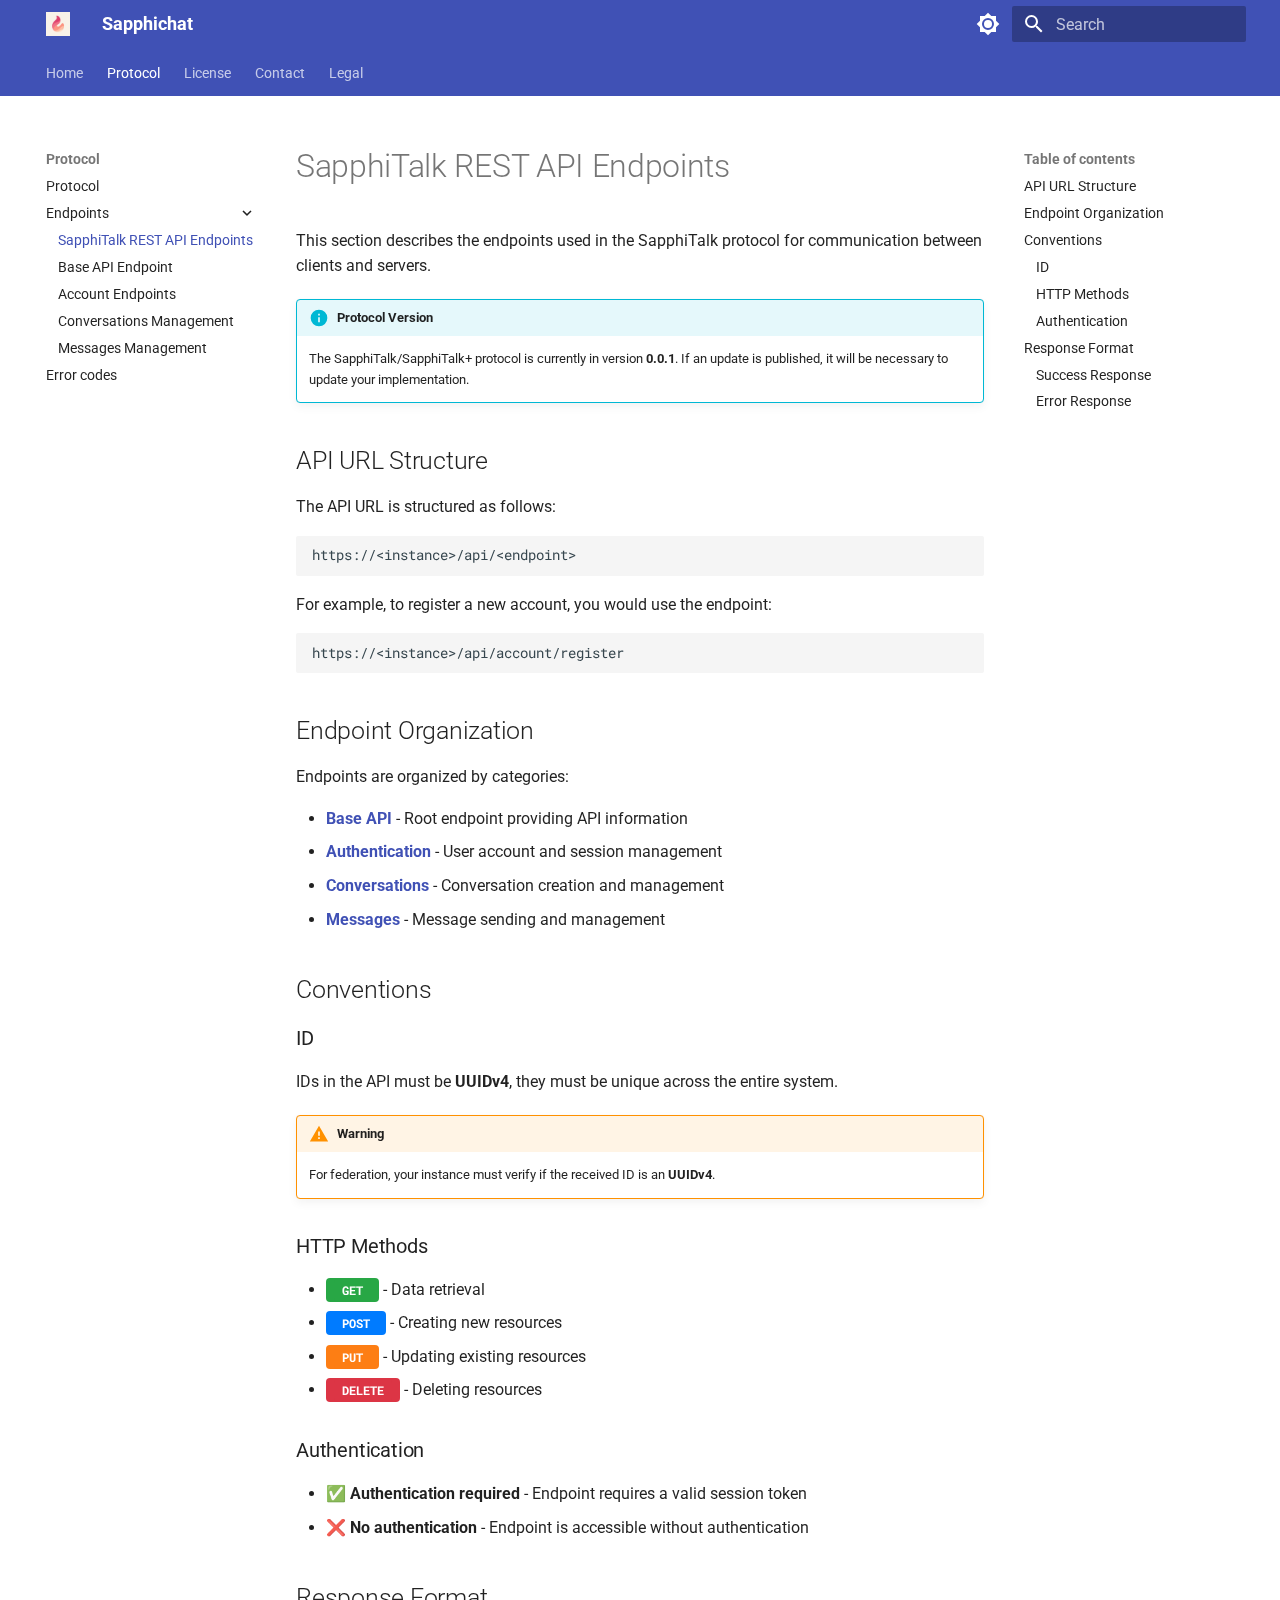
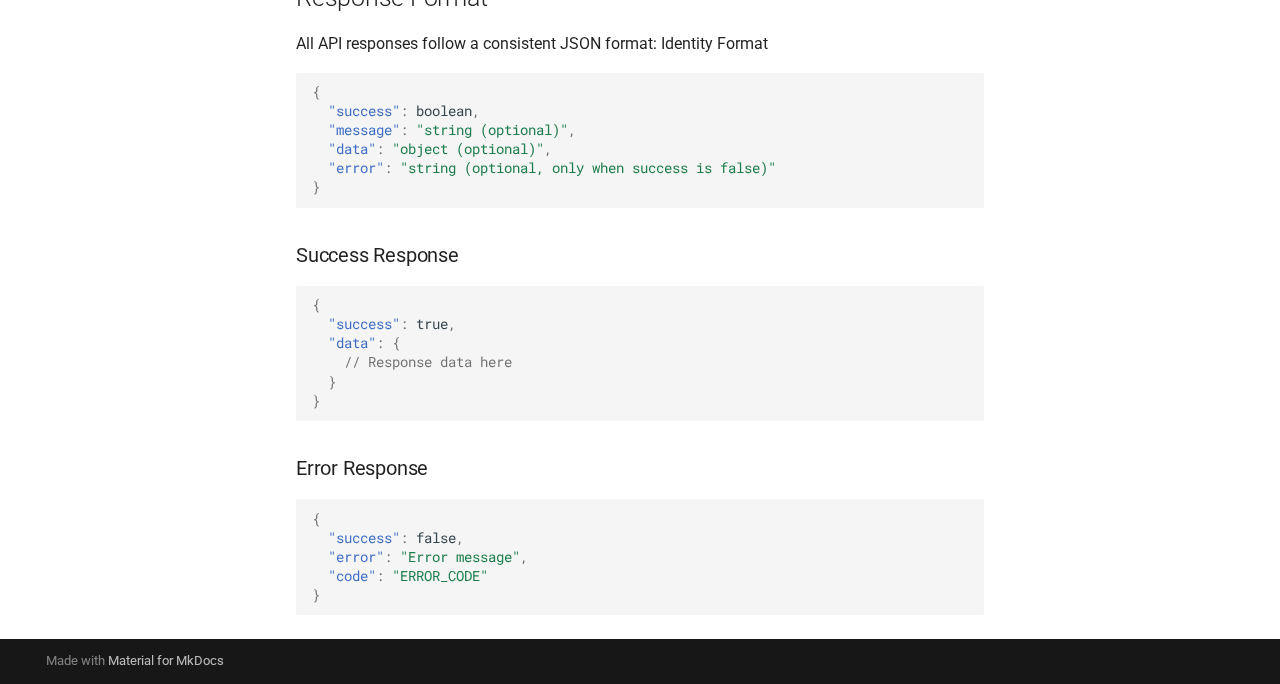
<file: protocol/endpoints/index.html>
<!doctype html>
<html lang="en" class="no-js">
  <head>
    
      <meta charset="utf-8">
      <meta name="viewport" content="width=device-width,initial-scale=1">
      
      
      
      
        <link rel="prev" href="../">
      
      
        <link rel="next" href="base/">
      
      
      <link rel="icon" href="../../img/favicon.ico">
      <meta name="generator" content="mkdocs-1.6.1, mkdocs-material-9.6.16">
    
    
      
        <title>SapphiTalk REST API Endpoints - Sapphichat</title>
      
    
    
      <link rel="stylesheet" href="../../assets/stylesheets/main.7e37652d.min.css">
      
        
        <link rel="stylesheet" href="../../assets/stylesheets/palette.06af60db.min.css">
      
      


    
    
      
    
    
      
        
        
        <link rel="preconnect" href="https://fonts.gstatic.com" crossorigin>
        <link rel="stylesheet" href="https://fonts.googleapis.com/css?family=Roboto:300,300i,400,400i,700,700i%7CRoboto+Mono:400,400i,700,700i&display=fallback">
        <style>:root{--md-text-font:"Roboto";--md-code-font:"Roboto Mono"}</style>
      
    
    
      <link rel="stylesheet" href="../../stylesheets/extra.css">
    
    <script>__md_scope=new URL("../..",location),__md_hash=e=>[...e].reduce(((e,_)=>(e<<5)-e+_.charCodeAt(0)),0),__md_get=(e,_=localStorage,t=__md_scope)=>JSON.parse(_.getItem(t.pathname+"."+e)),__md_set=(e,_,t=localStorage,a=__md_scope)=>{try{t.setItem(a.pathname+"."+e,JSON.stringify(_))}catch(e){}}</script>
    
      

    
    
    
  </head>
  
  
    
    
      
    
    
    
    
    <body dir="ltr" data-md-color-scheme="default" data-md-color-primary="indigo" data-md-color-accent="indigo">
  
    
    <input class="md-toggle" data-md-toggle="drawer" type="checkbox" id="__drawer" autocomplete="off">
    <input class="md-toggle" data-md-toggle="search" type="checkbox" id="__search" autocomplete="off">
    <label class="md-overlay" for="__drawer"></label>
    <div data-md-component="skip">
      
        
        <a href="#sapphitalk-rest-api-endpoints" class="md-skip">
          Skip to content
        </a>
      
    </div>
    <div data-md-component="announce">
      
    </div>
    
    
      

<header class="md-header" data-md-component="header">
  <nav class="md-header__inner md-grid" aria-label="Header">
    <a href="../.." title="Sapphichat" class="md-header__button md-logo" aria-label="Sapphichat" data-md-component="logo">
      
  <img src="../../img/Sapphichat-logo.png" alt="logo">

    </a>
    <label class="md-header__button md-icon" for="__drawer">
      
      <svg xmlns="http://www.w3.org/2000/svg" viewBox="0 0 24 24"><path d="M3 6h18v2H3zm0 5h18v2H3zm0 5h18v2H3z"/></svg>
    </label>
    <div class="md-header__title" data-md-component="header-title">
      <div class="md-header__ellipsis">
        <div class="md-header__topic">
          <span class="md-ellipsis">
            Sapphichat
          </span>
        </div>
        <div class="md-header__topic" data-md-component="header-topic">
          <span class="md-ellipsis">
            
              SapphiTalk REST API Endpoints
            
          </span>
        </div>
      </div>
    </div>
    
      
        <form class="md-header__option" data-md-component="palette">
  
    
    
    
    <input class="md-option" data-md-color-media="(prefers-color-scheme: light)" data-md-color-scheme="default" data-md-color-primary="indigo" data-md-color-accent="indigo"  aria-label="Switch to dark mode"  type="radio" name="__palette" id="__palette_0">
    
      <label class="md-header__button md-icon" title="Switch to dark mode" for="__palette_1" hidden>
        <svg xmlns="http://www.w3.org/2000/svg" viewBox="0 0 24 24"><path d="M12 8a4 4 0 0 0-4 4 4 4 0 0 0 4 4 4 4 0 0 0 4-4 4 4 0 0 0-4-4m0 10a6 6 0 0 1-6-6 6 6 0 0 1 6-6 6 6 0 0 1 6 6 6 6 0 0 1-6 6m8-9.31V4h-4.69L12 .69 8.69 4H4v4.69L.69 12 4 15.31V20h4.69L12 23.31 15.31 20H20v-4.69L23.31 12z"/></svg>
      </label>
    
  
    
    
    
    <input class="md-option" data-md-color-media="(prefers-color-scheme: dark)" data-md-color-scheme="slate" data-md-color-primary="indigo" data-md-color-accent="indigo"  aria-label="Switch to light mode"  type="radio" name="__palette" id="__palette_1">
    
      <label class="md-header__button md-icon" title="Switch to light mode" for="__palette_0" hidden>
        <svg xmlns="http://www.w3.org/2000/svg" viewBox="0 0 24 24"><path d="M12 18c-.89 0-1.74-.2-2.5-.55C11.56 16.5 13 14.42 13 12s-1.44-4.5-3.5-5.45C10.26 6.2 11.11 6 12 6a6 6 0 0 1 6 6 6 6 0 0 1-6 6m8-9.31V4h-4.69L12 .69 8.69 4H4v4.69L.69 12 4 15.31V20h4.69L12 23.31 15.31 20H20v-4.69L23.31 12z"/></svg>
      </label>
    
  
</form>
      
    
    
      <script>var palette=__md_get("__palette");if(palette&&palette.color){if("(prefers-color-scheme)"===palette.color.media){var media=matchMedia("(prefers-color-scheme: light)"),input=document.querySelector(media.matches?"[data-md-color-media='(prefers-color-scheme: light)']":"[data-md-color-media='(prefers-color-scheme: dark)']");palette.color.media=input.getAttribute("data-md-color-media"),palette.color.scheme=input.getAttribute("data-md-color-scheme"),palette.color.primary=input.getAttribute("data-md-color-primary"),palette.color.accent=input.getAttribute("data-md-color-accent")}for(var[key,value]of Object.entries(palette.color))document.body.setAttribute("data-md-color-"+key,value)}</script>
    
    
    
      
      
        <label class="md-header__button md-icon" for="__search">
          
          <svg xmlns="http://www.w3.org/2000/svg" viewBox="0 0 24 24"><path d="M9.5 3A6.5 6.5 0 0 1 16 9.5c0 1.61-.59 3.09-1.56 4.23l.27.27h.79l5 5-1.5 1.5-5-5v-.79l-.27-.27A6.52 6.52 0 0 1 9.5 16 6.5 6.5 0 0 1 3 9.5 6.5 6.5 0 0 1 9.5 3m0 2C7 5 5 7 5 9.5S7 14 9.5 14 14 12 14 9.5 12 5 9.5 5"/></svg>
        </label>
        <div class="md-search" data-md-component="search" role="dialog">
  <label class="md-search__overlay" for="__search"></label>
  <div class="md-search__inner" role="search">
    <form class="md-search__form" name="search">
      <input type="text" class="md-search__input" name="query" aria-label="Search" placeholder="Search" autocapitalize="off" autocorrect="off" autocomplete="off" spellcheck="false" data-md-component="search-query" required>
      <label class="md-search__icon md-icon" for="__search">
        
        <svg xmlns="http://www.w3.org/2000/svg" viewBox="0 0 24 24"><path d="M9.5 3A6.5 6.5 0 0 1 16 9.5c0 1.61-.59 3.09-1.56 4.23l.27.27h.79l5 5-1.5 1.5-5-5v-.79l-.27-.27A6.52 6.52 0 0 1 9.5 16 6.5 6.5 0 0 1 3 9.5 6.5 6.5 0 0 1 9.5 3m0 2C7 5 5 7 5 9.5S7 14 9.5 14 14 12 14 9.5 12 5 9.5 5"/></svg>
        
        <svg xmlns="http://www.w3.org/2000/svg" viewBox="0 0 24 24"><path d="M20 11v2H8l5.5 5.5-1.42 1.42L4.16 12l7.92-7.92L13.5 5.5 8 11z"/></svg>
      </label>
      <nav class="md-search__options" aria-label="Search">
        
        <button type="reset" class="md-search__icon md-icon" title="Clear" aria-label="Clear" tabindex="-1">
          
          <svg xmlns="http://www.w3.org/2000/svg" viewBox="0 0 24 24"><path d="M19 6.41 17.59 5 12 10.59 6.41 5 5 6.41 10.59 12 5 17.59 6.41 19 12 13.41 17.59 19 19 17.59 13.41 12z"/></svg>
        </button>
      </nav>
      
    </form>
    <div class="md-search__output">
      <div class="md-search__scrollwrap" tabindex="0" data-md-scrollfix>
        <div class="md-search-result" data-md-component="search-result">
          <div class="md-search-result__meta">
            Initializing search
          </div>
          <ol class="md-search-result__list" role="presentation"></ol>
        </div>
      </div>
    </div>
  </div>
</div>
      
    
    
  </nav>
  
</header>
    
    <div class="md-container" data-md-component="container">
      
      
        
          
            
<nav class="md-tabs" aria-label="Tabs" data-md-component="tabs">
  <div class="md-grid">
    <ul class="md-tabs__list">
      
        
  
  
  
  
    <li class="md-tabs__item">
      <a href="../.." class="md-tabs__link">
        
  
  
    
  
  Home

      </a>
    </li>
  

      
        
  
  
  
    
  
  
    
    
      <li class="md-tabs__item md-tabs__item--active">
        <a href="../" class="md-tabs__link">
          
  
  
  Protocol

        </a>
      </li>
    
  

      
        
  
  
  
  
    <li class="md-tabs__item">
      <a href="../../license/" class="md-tabs__link">
        
  
  
    
  
  License

      </a>
    </li>
  

      
        
  
  
  
  
    <li class="md-tabs__item">
      <a href="../../contact/" class="md-tabs__link">
        
  
  
    
  
  Contact

      </a>
    </li>
  

      
        
  
  
  
  
    
    
      <li class="md-tabs__item">
        <a href="../../legal/terms/" class="md-tabs__link">
          
  
  
  Legal

        </a>
      </li>
    
  

      
    </ul>
  </div>
</nav>
          
        
      
      <main class="md-main" data-md-component="main">
        <div class="md-main__inner md-grid">
          
            
              
              <div class="md-sidebar md-sidebar--primary" data-md-component="sidebar" data-md-type="navigation" >
                <div class="md-sidebar__scrollwrap">
                  <div class="md-sidebar__inner">
                    


  


<nav class="md-nav md-nav--primary md-nav--lifted" aria-label="Navigation" data-md-level="0">
  <label class="md-nav__title" for="__drawer">
    <a href="../.." title="Sapphichat" class="md-nav__button md-logo" aria-label="Sapphichat" data-md-component="logo">
      
  <img src="../../img/Sapphichat-logo.png" alt="logo">

    </a>
    Sapphichat
  </label>
  
  <ul class="md-nav__list" data-md-scrollfix>
    
      
      
  
  
  
  
    <li class="md-nav__item">
      <a href="../.." class="md-nav__link">
        
  
  
  <span class="md-ellipsis">
    Home
    
  </span>
  

      </a>
    </li>
  

    
      
      
  
  
    
  
  
  
    
    
    
    
      
        
        
      
      
    
    
    <li class="md-nav__item md-nav__item--active md-nav__item--section md-nav__item--nested">
      
        
        
        <input class="md-nav__toggle md-toggle " type="checkbox" id="__nav_2" checked>
        
          
          <label class="md-nav__link" for="__nav_2" id="__nav_2_label" tabindex="">
            
  
  
  <span class="md-ellipsis">
    Protocol
    
  </span>
  

            <span class="md-nav__icon md-icon"></span>
          </label>
        
        <nav class="md-nav" data-md-level="1" aria-labelledby="__nav_2_label" aria-expanded="true">
          <label class="md-nav__title" for="__nav_2">
            <span class="md-nav__icon md-icon"></span>
            Protocol
          </label>
          <ul class="md-nav__list" data-md-scrollfix>
            
              
                
  
  
  
  
    <li class="md-nav__item">
      <a href="../" class="md-nav__link">
        
  
  
  <span class="md-ellipsis">
    Protocol
    
  </span>
  

      </a>
    </li>
  

              
            
              
                
  
  
    
  
  
  
    
    
    
    
      
      
    
    
    <li class="md-nav__item md-nav__item--active md-nav__item--nested">
      
        
        
        <input class="md-nav__toggle md-toggle " type="checkbox" id="__nav_2_2" checked>
        
          
          <label class="md-nav__link" for="__nav_2_2" id="__nav_2_2_label" tabindex="0">
            
  
  
  <span class="md-ellipsis">
    Endpoints
    
  </span>
  

            <span class="md-nav__icon md-icon"></span>
          </label>
        
        <nav class="md-nav" data-md-level="2" aria-labelledby="__nav_2_2_label" aria-expanded="true">
          <label class="md-nav__title" for="__nav_2_2">
            <span class="md-nav__icon md-icon"></span>
            Endpoints
          </label>
          <ul class="md-nav__list" data-md-scrollfix>
            
              
                
  
  
    
  
  
  
    <li class="md-nav__item md-nav__item--active">
      
      <input class="md-nav__toggle md-toggle" type="checkbox" id="__toc">
      
      
        
      
      
        <label class="md-nav__link md-nav__link--active" for="__toc">
          
  
  
  <span class="md-ellipsis">
    SapphiTalk REST API Endpoints
    
  </span>
  

          <span class="md-nav__icon md-icon"></span>
        </label>
      
      <a href="./" class="md-nav__link md-nav__link--active">
        
  
  
  <span class="md-ellipsis">
    SapphiTalk REST API Endpoints
    
  </span>
  

      </a>
      
        

<nav class="md-nav md-nav--secondary" aria-label="Table of contents">
  
  
  
    
  
  
    <label class="md-nav__title" for="__toc">
      <span class="md-nav__icon md-icon"></span>
      Table of contents
    </label>
    <ul class="md-nav__list" data-md-component="toc" data-md-scrollfix>
      
        <li class="md-nav__item">
  <a href="#api-url-structure" class="md-nav__link">
    <span class="md-ellipsis">
      API URL Structure
    </span>
  </a>
  
</li>
      
        <li class="md-nav__item">
  <a href="#endpoint-organization" class="md-nav__link">
    <span class="md-ellipsis">
      Endpoint Organization
    </span>
  </a>
  
</li>
      
        <li class="md-nav__item">
  <a href="#conventions" class="md-nav__link">
    <span class="md-ellipsis">
      Conventions
    </span>
  </a>
  
    <nav class="md-nav" aria-label="Conventions">
      <ul class="md-nav__list">
        
          <li class="md-nav__item">
  <a href="#id" class="md-nav__link">
    <span class="md-ellipsis">
      ID
    </span>
  </a>
  
</li>
        
          <li class="md-nav__item">
  <a href="#http-methods" class="md-nav__link">
    <span class="md-ellipsis">
      HTTP Methods
    </span>
  </a>
  
</li>
        
          <li class="md-nav__item">
  <a href="#authentication" class="md-nav__link">
    <span class="md-ellipsis">
      Authentication
    </span>
  </a>
  
</li>
        
      </ul>
    </nav>
  
</li>
      
        <li class="md-nav__item">
  <a href="#response-format" class="md-nav__link">
    <span class="md-ellipsis">
      Response Format
    </span>
  </a>
  
    <nav class="md-nav" aria-label="Response Format">
      <ul class="md-nav__list">
        
          <li class="md-nav__item">
  <a href="#success-response" class="md-nav__link">
    <span class="md-ellipsis">
      Success Response
    </span>
  </a>
  
</li>
        
          <li class="md-nav__item">
  <a href="#error-response" class="md-nav__link">
    <span class="md-ellipsis">
      Error Response
    </span>
  </a>
  
</li>
        
      </ul>
    </nav>
  
</li>
      
    </ul>
  
</nav>
      
    </li>
  

              
            
              
                
  
  
  
  
    <li class="md-nav__item">
      <a href="base/" class="md-nav__link">
        
  
  
  <span class="md-ellipsis">
    Base API Endpoint
    
  </span>
  

      </a>
    </li>
  

              
            
              
                
  
  
  
  
    <li class="md-nav__item">
      <a href="authentication/" class="md-nav__link">
        
  
  
  <span class="md-ellipsis">
    Account Endpoints
    
  </span>
  

      </a>
    </li>
  

              
            
              
                
  
  
  
  
    <li class="md-nav__item">
      <a href="conversations/" class="md-nav__link">
        
  
  
  <span class="md-ellipsis">
    Conversations Management
    
  </span>
  

      </a>
    </li>
  

              
            
              
                
  
  
  
  
    <li class="md-nav__item">
      <a href="messages/" class="md-nav__link">
        
  
  
  <span class="md-ellipsis">
    Messages Management
    
  </span>
  

      </a>
    </li>
  

              
            
          </ul>
        </nav>
      
    </li>
  

              
            
              
                
  
  
  
  
    <li class="md-nav__item">
      <a href="../error-codes/" class="md-nav__link">
        
  
  
  <span class="md-ellipsis">
    Error codes
    
  </span>
  

      </a>
    </li>
  

              
            
          </ul>
        </nav>
      
    </li>
  

    
      
      
  
  
  
  
    <li class="md-nav__item">
      <a href="../../license/" class="md-nav__link">
        
  
  
  <span class="md-ellipsis">
    License
    
  </span>
  

      </a>
    </li>
  

    
      
      
  
  
  
  
    <li class="md-nav__item">
      <a href="../../contact/" class="md-nav__link">
        
  
  
  <span class="md-ellipsis">
    Contact
    
  </span>
  

      </a>
    </li>
  

    
      
      
  
  
  
  
    
    
    
    
      
      
    
    
    <li class="md-nav__item md-nav__item--nested">
      
        
        
          
        
        <input class="md-nav__toggle md-toggle md-toggle--indeterminate" type="checkbox" id="__nav_5" >
        
          
          <label class="md-nav__link" for="__nav_5" id="__nav_5_label" tabindex="0">
            
  
  
  <span class="md-ellipsis">
    Legal
    
  </span>
  

            <span class="md-nav__icon md-icon"></span>
          </label>
        
        <nav class="md-nav" data-md-level="1" aria-labelledby="__nav_5_label" aria-expanded="false">
          <label class="md-nav__title" for="__nav_5">
            <span class="md-nav__icon md-icon"></span>
            Legal
          </label>
          <ul class="md-nav__list" data-md-scrollfix>
            
              
                
  
  
  
  
    <li class="md-nav__item">
      <a href="../../legal/terms/" class="md-nav__link">
        
  
  
  <span class="md-ellipsis">
    Responsibility Disclaimer
    
  </span>
  

      </a>
    </li>
  

              
            
              
                
  
  
  
  
    <li class="md-nav__item">
      <a href="../../legal/privacy/" class="md-nav__link">
        
  
  
  <span class="md-ellipsis">
    Privacy Policy
    
  </span>
  

      </a>
    </li>
  

              
            
          </ul>
        </nav>
      
    </li>
  

    
  </ul>
</nav>
                  </div>
                </div>
              </div>
            
            
              
              <div class="md-sidebar md-sidebar--secondary" data-md-component="sidebar" data-md-type="toc" >
                <div class="md-sidebar__scrollwrap">
                  <div class="md-sidebar__inner">
                    

<nav class="md-nav md-nav--secondary" aria-label="Table of contents">
  
  
  
    
  
  
    <label class="md-nav__title" for="__toc">
      <span class="md-nav__icon md-icon"></span>
      Table of contents
    </label>
    <ul class="md-nav__list" data-md-component="toc" data-md-scrollfix>
      
        <li class="md-nav__item">
  <a href="#api-url-structure" class="md-nav__link">
    <span class="md-ellipsis">
      API URL Structure
    </span>
  </a>
  
</li>
      
        <li class="md-nav__item">
  <a href="#endpoint-organization" class="md-nav__link">
    <span class="md-ellipsis">
      Endpoint Organization
    </span>
  </a>
  
</li>
      
        <li class="md-nav__item">
  <a href="#conventions" class="md-nav__link">
    <span class="md-ellipsis">
      Conventions
    </span>
  </a>
  
    <nav class="md-nav" aria-label="Conventions">
      <ul class="md-nav__list">
        
          <li class="md-nav__item">
  <a href="#id" class="md-nav__link">
    <span class="md-ellipsis">
      ID
    </span>
  </a>
  
</li>
        
          <li class="md-nav__item">
  <a href="#http-methods" class="md-nav__link">
    <span class="md-ellipsis">
      HTTP Methods
    </span>
  </a>
  
</li>
        
          <li class="md-nav__item">
  <a href="#authentication" class="md-nav__link">
    <span class="md-ellipsis">
      Authentication
    </span>
  </a>
  
</li>
        
      </ul>
    </nav>
  
</li>
      
        <li class="md-nav__item">
  <a href="#response-format" class="md-nav__link">
    <span class="md-ellipsis">
      Response Format
    </span>
  </a>
  
    <nav class="md-nav" aria-label="Response Format">
      <ul class="md-nav__list">
        
          <li class="md-nav__item">
  <a href="#success-response" class="md-nav__link">
    <span class="md-ellipsis">
      Success Response
    </span>
  </a>
  
</li>
        
          <li class="md-nav__item">
  <a href="#error-response" class="md-nav__link">
    <span class="md-ellipsis">
      Error Response
    </span>
  </a>
  
</li>
        
      </ul>
    </nav>
  
</li>
      
    </ul>
  
</nav>
                  </div>
                </div>
              </div>
            
          
          
            <div class="md-content" data-md-component="content">
              <article class="md-content__inner md-typeset">
                
                  



<h1 id="sapphitalk-rest-api-endpoints">SapphiTalk REST API Endpoints</h1>
<p>This section describes the endpoints used in the SapphiTalk protocol for communication between clients and servers.</p>
<div class="admonition info">
<p class="admonition-title">Protocol Version</p>
<p>The SapphiTalk/SapphiTalk+ protocol is currently in version <strong>0.0.1</strong>. If an update is published, it will be necessary to update your implementation.</p>
</div>
<h2 id="api-url-structure">API URL Structure</h2>
<p>The API URL is structured as follows:</p>
<div class="highlight"><pre><span></span><code><a id="__codelineno-0-1" name="__codelineno-0-1" href="#__codelineno-0-1"></a>https://&lt;instance&gt;/api/&lt;endpoint&gt;
</code></pre></div>
<p>For example, to register a new account, you would use the endpoint:</p>
<div class="highlight"><pre><span></span><code><a id="__codelineno-1-1" name="__codelineno-1-1" href="#__codelineno-1-1"></a>https://&lt;instance&gt;/api/account/register
</code></pre></div>
<h2 id="endpoint-organization">Endpoint Organization</h2>
<p>Endpoints are organized by categories:</p>
<ul>
<li><strong><a href="base/">Base API</a></strong> - Root endpoint providing API information</li>
<li><strong><a href="authentication/">Authentication</a></strong> - User account and session management</li>
<li><strong><a href="conversations/">Conversations</a></strong> - Conversation creation and management</li>
<li><strong><a href="messages/">Messages</a></strong> - Message sending and management</li>
</ul>
<h2 id="conventions">Conventions</h2>
<h3 id="id">ID</h3>
<p>IDs in the API must be <strong>UUIDv4</strong>, they must be unique across the entire system.</p>
<div class="admonition warning">
<p class="admonition-title">Warning</p>
<p>For federation, your instance must verify if the received ID is an <strong>UUIDv4</strong>.</p>
</div>
<h3 id="http-methods">HTTP Methods</h3>
<ul>
<li><span class="method-get"><code>GET</code></span> - Data retrieval</li>
<li><span class="method-post"><code>POST</code></span> - Creating new resources</li>
<li><span class="method-put"><code>PUT</code></span> - Updating existing resources</li>
<li><span class="method-delete"><code>DELETE</code></span> - Deleting resources</li>
</ul>
<h3 id="authentication">Authentication</h3>
<ul>
<li>✅ <strong>Authentication required</strong> - Endpoint requires a valid session token</li>
<li>❌ <strong>No authentication</strong> - Endpoint is accessible without authentication</li>
</ul>
<h2 id="response-format">Response Format</h2>
<p>All API responses follow a consistent JSON format:
Identity Format
<div class="highlight"><pre><span></span><code><a id="__codelineno-2-1" name="__codelineno-2-1" href="#__codelineno-2-1"></a><span class="p">{</span>
<a id="__codelineno-2-2" name="__codelineno-2-2" href="#__codelineno-2-2"></a><span class="w">  </span><span class="nt">&quot;success&quot;</span><span class="p">:</span><span class="w"> </span><span class="err">boolea</span><span class="kc">n</span><span class="p">,</span>
<a id="__codelineno-2-3" name="__codelineno-2-3" href="#__codelineno-2-3"></a><span class="w">  </span><span class="nt">&quot;message&quot;</span><span class="p">:</span><span class="w"> </span><span class="s2">&quot;string (optional)&quot;</span><span class="p">,</span>
<a id="__codelineno-2-4" name="__codelineno-2-4" href="#__codelineno-2-4"></a><span class="w">  </span><span class="nt">&quot;data&quot;</span><span class="p">:</span><span class="w"> </span><span class="s2">&quot;object (optional)&quot;</span><span class="p">,</span>
<a id="__codelineno-2-5" name="__codelineno-2-5" href="#__codelineno-2-5"></a><span class="w">  </span><span class="nt">&quot;error&quot;</span><span class="p">:</span><span class="w"> </span><span class="s2">&quot;string (optional, only when success is false)&quot;</span>
<a id="__codelineno-2-6" name="__codelineno-2-6" href="#__codelineno-2-6"></a><span class="p">}</span>
</code></pre></div></p>
<h3 id="success-response">Success Response</h3>
<div class="highlight"><pre><span></span><code><a id="__codelineno-3-1" name="__codelineno-3-1" href="#__codelineno-3-1"></a><span class="p">{</span>
<a id="__codelineno-3-2" name="__codelineno-3-2" href="#__codelineno-3-2"></a><span class="w">  </span><span class="nt">&quot;success&quot;</span><span class="p">:</span><span class="w"> </span><span class="kc">true</span><span class="p">,</span>
<a id="__codelineno-3-3" name="__codelineno-3-3" href="#__codelineno-3-3"></a><span class="w">  </span><span class="nt">&quot;data&quot;</span><span class="p">:</span><span class="w"> </span><span class="p">{</span>
<a id="__codelineno-3-4" name="__codelineno-3-4" href="#__codelineno-3-4"></a><span class="w">    </span><span class="c1">// Response data here</span>
<a id="__codelineno-3-5" name="__codelineno-3-5" href="#__codelineno-3-5"></a><span class="w">  </span><span class="p">}</span>
<a id="__codelineno-3-6" name="__codelineno-3-6" href="#__codelineno-3-6"></a><span class="p">}</span>
</code></pre></div>
<h3 id="error-response">Error Response</h3>
<div class="highlight"><pre><span></span><code><a id="__codelineno-4-1" name="__codelineno-4-1" href="#__codelineno-4-1"></a><span class="p">{</span>
<a id="__codelineno-4-2" name="__codelineno-4-2" href="#__codelineno-4-2"></a><span class="w">  </span><span class="nt">&quot;success&quot;</span><span class="p">:</span><span class="w"> </span><span class="kc">false</span><span class="p">,</span>
<a id="__codelineno-4-3" name="__codelineno-4-3" href="#__codelineno-4-3"></a><span class="w">  </span><span class="nt">&quot;error&quot;</span><span class="p">:</span><span class="w"> </span><span class="s2">&quot;Error message&quot;</span><span class="p">,</span>
<a id="__codelineno-4-4" name="__codelineno-4-4" href="#__codelineno-4-4"></a><span class="w">  </span><span class="nt">&quot;code&quot;</span><span class="p">:</span><span class="w"> </span><span class="s2">&quot;ERROR_CODE&quot;</span>
<a id="__codelineno-4-5" name="__codelineno-4-5" href="#__codelineno-4-5"></a><span class="p">}</span>
</code></pre></div>












                
              </article>
            </div>
          
          
<script>var target=document.getElementById(location.hash.slice(1));target&&target.name&&(target.checked=target.name.startsWith("__tabbed_"))</script>
        </div>
        
      </main>
      
        <footer class="md-footer">
  
  <div class="md-footer-meta md-typeset">
    <div class="md-footer-meta__inner md-grid">
      <div class="md-copyright">
  
  
    Made with
    <a href="https://squidfunk.github.io/mkdocs-material/" target="_blank" rel="noopener">
      Material for MkDocs
    </a>
  
</div>
      
    </div>
  </div>
</footer>
      
    </div>
    <div class="md-dialog" data-md-component="dialog">
      <div class="md-dialog__inner md-typeset"></div>
    </div>
    
    
    
      
      <script id="__config" type="application/json">{"base": "../..", "features": ["navigation.tabs", "navigation.instant", "navigation.expand"], "search": "../../assets/javascripts/workers/search.d50fe291.min.js", "tags": null, "translations": {"clipboard.copied": "Copied to clipboard", "clipboard.copy": "Copy to clipboard", "search.result.more.one": "1 more on this page", "search.result.more.other": "# more on this page", "search.result.none": "No matching documents", "search.result.one": "1 matching document", "search.result.other": "# matching documents", "search.result.placeholder": "Type to start searching", "search.result.term.missing": "Missing", "select.version": "Select version"}, "version": null}</script>
    
    
      <script src="../../assets/javascripts/bundle.50899def.min.js"></script>
      
    
  </body>
</html>
</file>
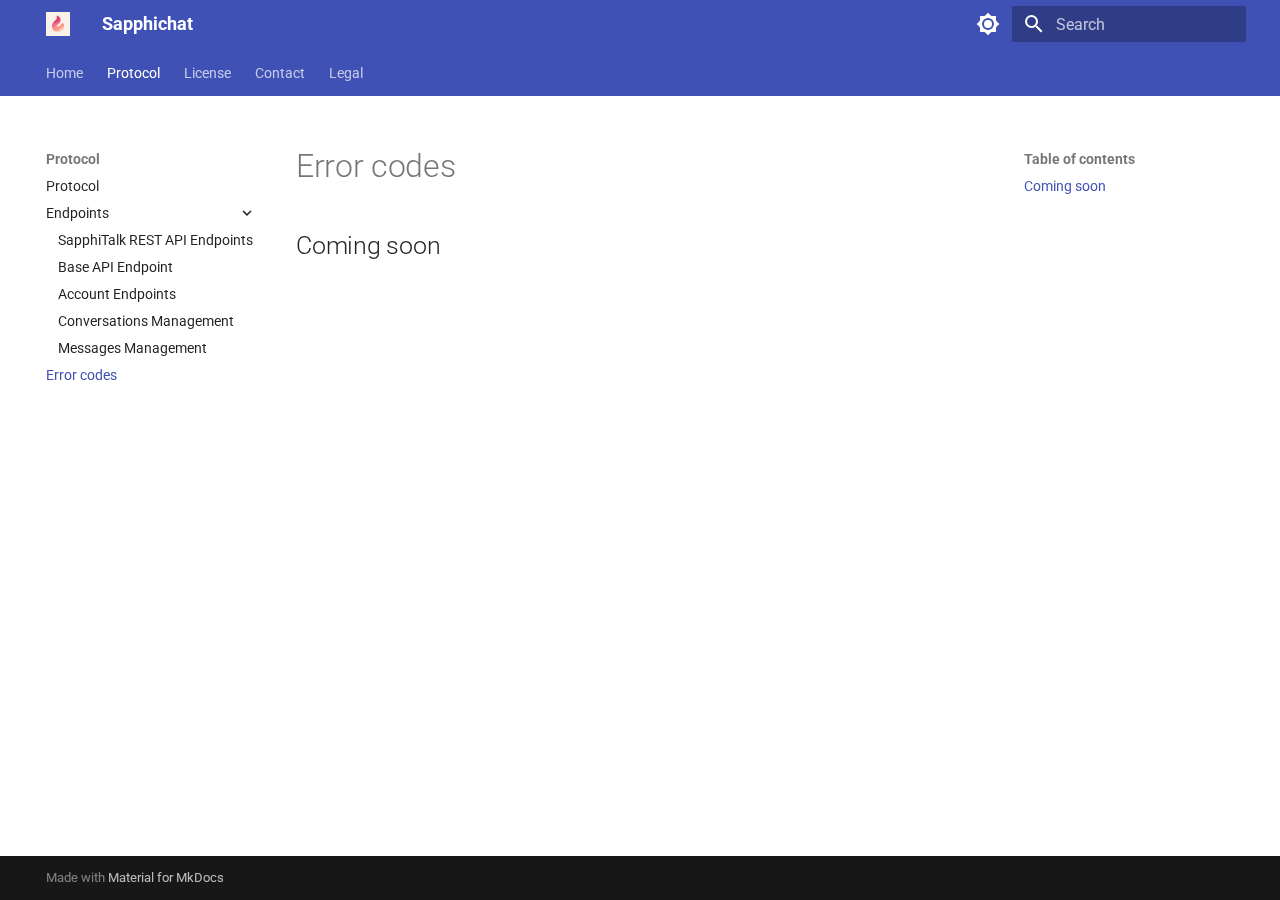
<file: protocol/error-codes/index.html>
<!doctype html>
<html lang="en" class="no-js">
  <head>
    
      <meta charset="utf-8">
      <meta name="viewport" content="width=device-width,initial-scale=1">
      
      
      
      
        <link rel="prev" href="../endpoints/messages/">
      
      
        <link rel="next" href="../../license/">
      
      
      <link rel="icon" href="../../img/favicon.ico">
      <meta name="generator" content="mkdocs-1.6.1, mkdocs-material-9.6.16">
    
    
      
        <title>Error codes - Sapphichat</title>
      
    
    
      <link rel="stylesheet" href="../../assets/stylesheets/main.7e37652d.min.css">
      
        
        <link rel="stylesheet" href="../../assets/stylesheets/palette.06af60db.min.css">
      
      


    
    
      
    
    
      
        
        
        <link rel="preconnect" href="https://fonts.gstatic.com" crossorigin>
        <link rel="stylesheet" href="https://fonts.googleapis.com/css?family=Roboto:300,300i,400,400i,700,700i%7CRoboto+Mono:400,400i,700,700i&display=fallback">
        <style>:root{--md-text-font:"Roboto";--md-code-font:"Roboto Mono"}</style>
      
    
    
      <link rel="stylesheet" href="../../stylesheets/extra.css">
    
    <script>__md_scope=new URL("../..",location),__md_hash=e=>[...e].reduce(((e,_)=>(e<<5)-e+_.charCodeAt(0)),0),__md_get=(e,_=localStorage,t=__md_scope)=>JSON.parse(_.getItem(t.pathname+"."+e)),__md_set=(e,_,t=localStorage,a=__md_scope)=>{try{t.setItem(a.pathname+"."+e,JSON.stringify(_))}catch(e){}}</script>
    
      

    
    
    
  </head>
  
  
    
    
      
    
    
    
    
    <body dir="ltr" data-md-color-scheme="default" data-md-color-primary="indigo" data-md-color-accent="indigo">
  
    
    <input class="md-toggle" data-md-toggle="drawer" type="checkbox" id="__drawer" autocomplete="off">
    <input class="md-toggle" data-md-toggle="search" type="checkbox" id="__search" autocomplete="off">
    <label class="md-overlay" for="__drawer"></label>
    <div data-md-component="skip">
      
        
        <a href="#coming-soon" class="md-skip">
          Skip to content
        </a>
      
    </div>
    <div data-md-component="announce">
      
    </div>
    
    
      

<header class="md-header" data-md-component="header">
  <nav class="md-header__inner md-grid" aria-label="Header">
    <a href="../.." title="Sapphichat" class="md-header__button md-logo" aria-label="Sapphichat" data-md-component="logo">
      
  <img src="../../img/Sapphichat-logo.png" alt="logo">

    </a>
    <label class="md-header__button md-icon" for="__drawer">
      
      <svg xmlns="http://www.w3.org/2000/svg" viewBox="0 0 24 24"><path d="M3 6h18v2H3zm0 5h18v2H3zm0 5h18v2H3z"/></svg>
    </label>
    <div class="md-header__title" data-md-component="header-title">
      <div class="md-header__ellipsis">
        <div class="md-header__topic">
          <span class="md-ellipsis">
            Sapphichat
          </span>
        </div>
        <div class="md-header__topic" data-md-component="header-topic">
          <span class="md-ellipsis">
            
              Error codes
            
          </span>
        </div>
      </div>
    </div>
    
      
        <form class="md-header__option" data-md-component="palette">
  
    
    
    
    <input class="md-option" data-md-color-media="(prefers-color-scheme: light)" data-md-color-scheme="default" data-md-color-primary="indigo" data-md-color-accent="indigo"  aria-label="Switch to dark mode"  type="radio" name="__palette" id="__palette_0">
    
      <label class="md-header__button md-icon" title="Switch to dark mode" for="__palette_1" hidden>
        <svg xmlns="http://www.w3.org/2000/svg" viewBox="0 0 24 24"><path d="M12 8a4 4 0 0 0-4 4 4 4 0 0 0 4 4 4 4 0 0 0 4-4 4 4 0 0 0-4-4m0 10a6 6 0 0 1-6-6 6 6 0 0 1 6-6 6 6 0 0 1 6 6 6 6 0 0 1-6 6m8-9.31V4h-4.69L12 .69 8.69 4H4v4.69L.69 12 4 15.31V20h4.69L12 23.31 15.31 20H20v-4.69L23.31 12z"/></svg>
      </label>
    
  
    
    
    
    <input class="md-option" data-md-color-media="(prefers-color-scheme: dark)" data-md-color-scheme="slate" data-md-color-primary="indigo" data-md-color-accent="indigo"  aria-label="Switch to light mode"  type="radio" name="__palette" id="__palette_1">
    
      <label class="md-header__button md-icon" title="Switch to light mode" for="__palette_0" hidden>
        <svg xmlns="http://www.w3.org/2000/svg" viewBox="0 0 24 24"><path d="M12 18c-.89 0-1.74-.2-2.5-.55C11.56 16.5 13 14.42 13 12s-1.44-4.5-3.5-5.45C10.26 6.2 11.11 6 12 6a6 6 0 0 1 6 6 6 6 0 0 1-6 6m8-9.31V4h-4.69L12 .69 8.69 4H4v4.69L.69 12 4 15.31V20h4.69L12 23.31 15.31 20H20v-4.69L23.31 12z"/></svg>
      </label>
    
  
</form>
      
    
    
      <script>var palette=__md_get("__palette");if(palette&&palette.color){if("(prefers-color-scheme)"===palette.color.media){var media=matchMedia("(prefers-color-scheme: light)"),input=document.querySelector(media.matches?"[data-md-color-media='(prefers-color-scheme: light)']":"[data-md-color-media='(prefers-color-scheme: dark)']");palette.color.media=input.getAttribute("data-md-color-media"),palette.color.scheme=input.getAttribute("data-md-color-scheme"),palette.color.primary=input.getAttribute("data-md-color-primary"),palette.color.accent=input.getAttribute("data-md-color-accent")}for(var[key,value]of Object.entries(palette.color))document.body.setAttribute("data-md-color-"+key,value)}</script>
    
    
    
      
      
        <label class="md-header__button md-icon" for="__search">
          
          <svg xmlns="http://www.w3.org/2000/svg" viewBox="0 0 24 24"><path d="M9.5 3A6.5 6.5 0 0 1 16 9.5c0 1.61-.59 3.09-1.56 4.23l.27.27h.79l5 5-1.5 1.5-5-5v-.79l-.27-.27A6.52 6.52 0 0 1 9.5 16 6.5 6.5 0 0 1 3 9.5 6.5 6.5 0 0 1 9.5 3m0 2C7 5 5 7 5 9.5S7 14 9.5 14 14 12 14 9.5 12 5 9.5 5"/></svg>
        </label>
        <div class="md-search" data-md-component="search" role="dialog">
  <label class="md-search__overlay" for="__search"></label>
  <div class="md-search__inner" role="search">
    <form class="md-search__form" name="search">
      <input type="text" class="md-search__input" name="query" aria-label="Search" placeholder="Search" autocapitalize="off" autocorrect="off" autocomplete="off" spellcheck="false" data-md-component="search-query" required>
      <label class="md-search__icon md-icon" for="__search">
        
        <svg xmlns="http://www.w3.org/2000/svg" viewBox="0 0 24 24"><path d="M9.5 3A6.5 6.5 0 0 1 16 9.5c0 1.61-.59 3.09-1.56 4.23l.27.27h.79l5 5-1.5 1.5-5-5v-.79l-.27-.27A6.52 6.52 0 0 1 9.5 16 6.5 6.5 0 0 1 3 9.5 6.5 6.5 0 0 1 9.5 3m0 2C7 5 5 7 5 9.5S7 14 9.5 14 14 12 14 9.5 12 5 9.5 5"/></svg>
        
        <svg xmlns="http://www.w3.org/2000/svg" viewBox="0 0 24 24"><path d="M20 11v2H8l5.5 5.5-1.42 1.42L4.16 12l7.92-7.92L13.5 5.5 8 11z"/></svg>
      </label>
      <nav class="md-search__options" aria-label="Search">
        
        <button type="reset" class="md-search__icon md-icon" title="Clear" aria-label="Clear" tabindex="-1">
          
          <svg xmlns="http://www.w3.org/2000/svg" viewBox="0 0 24 24"><path d="M19 6.41 17.59 5 12 10.59 6.41 5 5 6.41 10.59 12 5 17.59 6.41 19 12 13.41 17.59 19 19 17.59 13.41 12z"/></svg>
        </button>
      </nav>
      
    </form>
    <div class="md-search__output">
      <div class="md-search__scrollwrap" tabindex="0" data-md-scrollfix>
        <div class="md-search-result" data-md-component="search-result">
          <div class="md-search-result__meta">
            Initializing search
          </div>
          <ol class="md-search-result__list" role="presentation"></ol>
        </div>
      </div>
    </div>
  </div>
</div>
      
    
    
  </nav>
  
</header>
    
    <div class="md-container" data-md-component="container">
      
      
        
          
            
<nav class="md-tabs" aria-label="Tabs" data-md-component="tabs">
  <div class="md-grid">
    <ul class="md-tabs__list">
      
        
  
  
  
  
    <li class="md-tabs__item">
      <a href="../.." class="md-tabs__link">
        
  
  
    
  
  Home

      </a>
    </li>
  

      
        
  
  
  
    
  
  
    
    
      <li class="md-tabs__item md-tabs__item--active">
        <a href="../" class="md-tabs__link">
          
  
  
  Protocol

        </a>
      </li>
    
  

      
        
  
  
  
  
    <li class="md-tabs__item">
      <a href="../../license/" class="md-tabs__link">
        
  
  
    
  
  License

      </a>
    </li>
  

      
        
  
  
  
  
    <li class="md-tabs__item">
      <a href="../../contact/" class="md-tabs__link">
        
  
  
    
  
  Contact

      </a>
    </li>
  

      
        
  
  
  
  
    
    
      <li class="md-tabs__item">
        <a href="../../legal/terms/" class="md-tabs__link">
          
  
  
  Legal

        </a>
      </li>
    
  

      
    </ul>
  </div>
</nav>
          
        
      
      <main class="md-main" data-md-component="main">
        <div class="md-main__inner md-grid">
          
            
              
              <div class="md-sidebar md-sidebar--primary" data-md-component="sidebar" data-md-type="navigation" >
                <div class="md-sidebar__scrollwrap">
                  <div class="md-sidebar__inner">
                    


  


<nav class="md-nav md-nav--primary md-nav--lifted" aria-label="Navigation" data-md-level="0">
  <label class="md-nav__title" for="__drawer">
    <a href="../.." title="Sapphichat" class="md-nav__button md-logo" aria-label="Sapphichat" data-md-component="logo">
      
  <img src="../../img/Sapphichat-logo.png" alt="logo">

    </a>
    Sapphichat
  </label>
  
  <ul class="md-nav__list" data-md-scrollfix>
    
      
      
  
  
  
  
    <li class="md-nav__item">
      <a href="../.." class="md-nav__link">
        
  
  
  <span class="md-ellipsis">
    Home
    
  </span>
  

      </a>
    </li>
  

    
      
      
  
  
    
  
  
  
    
    
    
    
      
        
        
      
      
    
    
    <li class="md-nav__item md-nav__item--active md-nav__item--section md-nav__item--nested">
      
        
        
        <input class="md-nav__toggle md-toggle " type="checkbox" id="__nav_2" checked>
        
          
          <label class="md-nav__link" for="__nav_2" id="__nav_2_label" tabindex="">
            
  
  
  <span class="md-ellipsis">
    Protocol
    
  </span>
  

            <span class="md-nav__icon md-icon"></span>
          </label>
        
        <nav class="md-nav" data-md-level="1" aria-labelledby="__nav_2_label" aria-expanded="true">
          <label class="md-nav__title" for="__nav_2">
            <span class="md-nav__icon md-icon"></span>
            Protocol
          </label>
          <ul class="md-nav__list" data-md-scrollfix>
            
              
                
  
  
  
  
    <li class="md-nav__item">
      <a href="../" class="md-nav__link">
        
  
  
  <span class="md-ellipsis">
    Protocol
    
  </span>
  

      </a>
    </li>
  

              
            
              
                
  
  
  
  
    
    
    
    
      
      
    
    
    <li class="md-nav__item md-nav__item--nested">
      
        
        
          
        
        <input class="md-nav__toggle md-toggle md-toggle--indeterminate" type="checkbox" id="__nav_2_2" >
        
          
          <label class="md-nav__link" for="__nav_2_2" id="__nav_2_2_label" tabindex="0">
            
  
  
  <span class="md-ellipsis">
    Endpoints
    
  </span>
  

            <span class="md-nav__icon md-icon"></span>
          </label>
        
        <nav class="md-nav" data-md-level="2" aria-labelledby="__nav_2_2_label" aria-expanded="false">
          <label class="md-nav__title" for="__nav_2_2">
            <span class="md-nav__icon md-icon"></span>
            Endpoints
          </label>
          <ul class="md-nav__list" data-md-scrollfix>
            
              
                
  
  
  
  
    <li class="md-nav__item">
      <a href="../endpoints/" class="md-nav__link">
        
  
  
  <span class="md-ellipsis">
    SapphiTalk REST API Endpoints
    
  </span>
  

      </a>
    </li>
  

              
            
              
                
  
  
  
  
    <li class="md-nav__item">
      <a href="../endpoints/base/" class="md-nav__link">
        
  
  
  <span class="md-ellipsis">
    Base API Endpoint
    
  </span>
  

      </a>
    </li>
  

              
            
              
                
  
  
  
  
    <li class="md-nav__item">
      <a href="../endpoints/authentication/" class="md-nav__link">
        
  
  
  <span class="md-ellipsis">
    Account Endpoints
    
  </span>
  

      </a>
    </li>
  

              
            
              
                
  
  
  
  
    <li class="md-nav__item">
      <a href="../endpoints/conversations/" class="md-nav__link">
        
  
  
  <span class="md-ellipsis">
    Conversations Management
    
  </span>
  

      </a>
    </li>
  

              
            
              
                
  
  
  
  
    <li class="md-nav__item">
      <a href="../endpoints/messages/" class="md-nav__link">
        
  
  
  <span class="md-ellipsis">
    Messages Management
    
  </span>
  

      </a>
    </li>
  

              
            
          </ul>
        </nav>
      
    </li>
  

              
            
              
                
  
  
    
  
  
  
    <li class="md-nav__item md-nav__item--active">
      
      <input class="md-nav__toggle md-toggle" type="checkbox" id="__toc">
      
      
      
        <label class="md-nav__link md-nav__link--active" for="__toc">
          
  
  
  <span class="md-ellipsis">
    Error codes
    
  </span>
  

          <span class="md-nav__icon md-icon"></span>
        </label>
      
      <a href="./" class="md-nav__link md-nav__link--active">
        
  
  
  <span class="md-ellipsis">
    Error codes
    
  </span>
  

      </a>
      
        

<nav class="md-nav md-nav--secondary" aria-label="Table of contents">
  
  
  
  
    <label class="md-nav__title" for="__toc">
      <span class="md-nav__icon md-icon"></span>
      Table of contents
    </label>
    <ul class="md-nav__list" data-md-component="toc" data-md-scrollfix>
      
        <li class="md-nav__item">
  <a href="#coming-soon" class="md-nav__link">
    <span class="md-ellipsis">
      Coming soon
    </span>
  </a>
  
</li>
      
    </ul>
  
</nav>
      
    </li>
  

              
            
          </ul>
        </nav>
      
    </li>
  

    
      
      
  
  
  
  
    <li class="md-nav__item">
      <a href="../../license/" class="md-nav__link">
        
  
  
  <span class="md-ellipsis">
    License
    
  </span>
  

      </a>
    </li>
  

    
      
      
  
  
  
  
    <li class="md-nav__item">
      <a href="../../contact/" class="md-nav__link">
        
  
  
  <span class="md-ellipsis">
    Contact
    
  </span>
  

      </a>
    </li>
  

    
      
      
  
  
  
  
    
    
    
    
      
      
    
    
    <li class="md-nav__item md-nav__item--nested">
      
        
        
          
        
        <input class="md-nav__toggle md-toggle md-toggle--indeterminate" type="checkbox" id="__nav_5" >
        
          
          <label class="md-nav__link" for="__nav_5" id="__nav_5_label" tabindex="0">
            
  
  
  <span class="md-ellipsis">
    Legal
    
  </span>
  

            <span class="md-nav__icon md-icon"></span>
          </label>
        
        <nav class="md-nav" data-md-level="1" aria-labelledby="__nav_5_label" aria-expanded="false">
          <label class="md-nav__title" for="__nav_5">
            <span class="md-nav__icon md-icon"></span>
            Legal
          </label>
          <ul class="md-nav__list" data-md-scrollfix>
            
              
                
  
  
  
  
    <li class="md-nav__item">
      <a href="../../legal/terms/" class="md-nav__link">
        
  
  
  <span class="md-ellipsis">
    Responsibility Disclaimer
    
  </span>
  

      </a>
    </li>
  

              
            
              
                
  
  
  
  
    <li class="md-nav__item">
      <a href="../../legal/privacy/" class="md-nav__link">
        
  
  
  <span class="md-ellipsis">
    Privacy Policy
    
  </span>
  

      </a>
    </li>
  

              
            
          </ul>
        </nav>
      
    </li>
  

    
  </ul>
</nav>
                  </div>
                </div>
              </div>
            
            
              
              <div class="md-sidebar md-sidebar--secondary" data-md-component="sidebar" data-md-type="toc" >
                <div class="md-sidebar__scrollwrap">
                  <div class="md-sidebar__inner">
                    

<nav class="md-nav md-nav--secondary" aria-label="Table of contents">
  
  
  
  
    <label class="md-nav__title" for="__toc">
      <span class="md-nav__icon md-icon"></span>
      Table of contents
    </label>
    <ul class="md-nav__list" data-md-component="toc" data-md-scrollfix>
      
        <li class="md-nav__item">
  <a href="#coming-soon" class="md-nav__link">
    <span class="md-ellipsis">
      Coming soon
    </span>
  </a>
  
</li>
      
    </ul>
  
</nav>
                  </div>
                </div>
              </div>
            
          
          
            <div class="md-content" data-md-component="content">
              <article class="md-content__inner md-typeset">
                
                  



  <h1>Error codes</h1>

<h2 id="coming-soon">Coming soon</h2>












                
              </article>
            </div>
          
          
<script>var target=document.getElementById(location.hash.slice(1));target&&target.name&&(target.checked=target.name.startsWith("__tabbed_"))</script>
        </div>
        
      </main>
      
        <footer class="md-footer">
  
  <div class="md-footer-meta md-typeset">
    <div class="md-footer-meta__inner md-grid">
      <div class="md-copyright">
  
  
    Made with
    <a href="https://squidfunk.github.io/mkdocs-material/" target="_blank" rel="noopener">
      Material for MkDocs
    </a>
  
</div>
      
    </div>
  </div>
</footer>
      
    </div>
    <div class="md-dialog" data-md-component="dialog">
      <div class="md-dialog__inner md-typeset"></div>
    </div>
    
    
    
      
      <script id="__config" type="application/json">{"base": "../..", "features": ["navigation.tabs", "navigation.instant", "navigation.expand"], "search": "../../assets/javascripts/workers/search.d50fe291.min.js", "tags": null, "translations": {"clipboard.copied": "Copied to clipboard", "clipboard.copy": "Copy to clipboard", "search.result.more.one": "1 more on this page", "search.result.more.other": "# more on this page", "search.result.none": "No matching documents", "search.result.one": "1 matching document", "search.result.other": "# matching documents", "search.result.placeholder": "Type to start searching", "search.result.term.missing": "Missing", "select.version": "Select version"}, "version": null}</script>
    
    
      <script src="../../assets/javascripts/bundle.50899def.min.js"></script>
      
    
  </body>
</html>
</file>
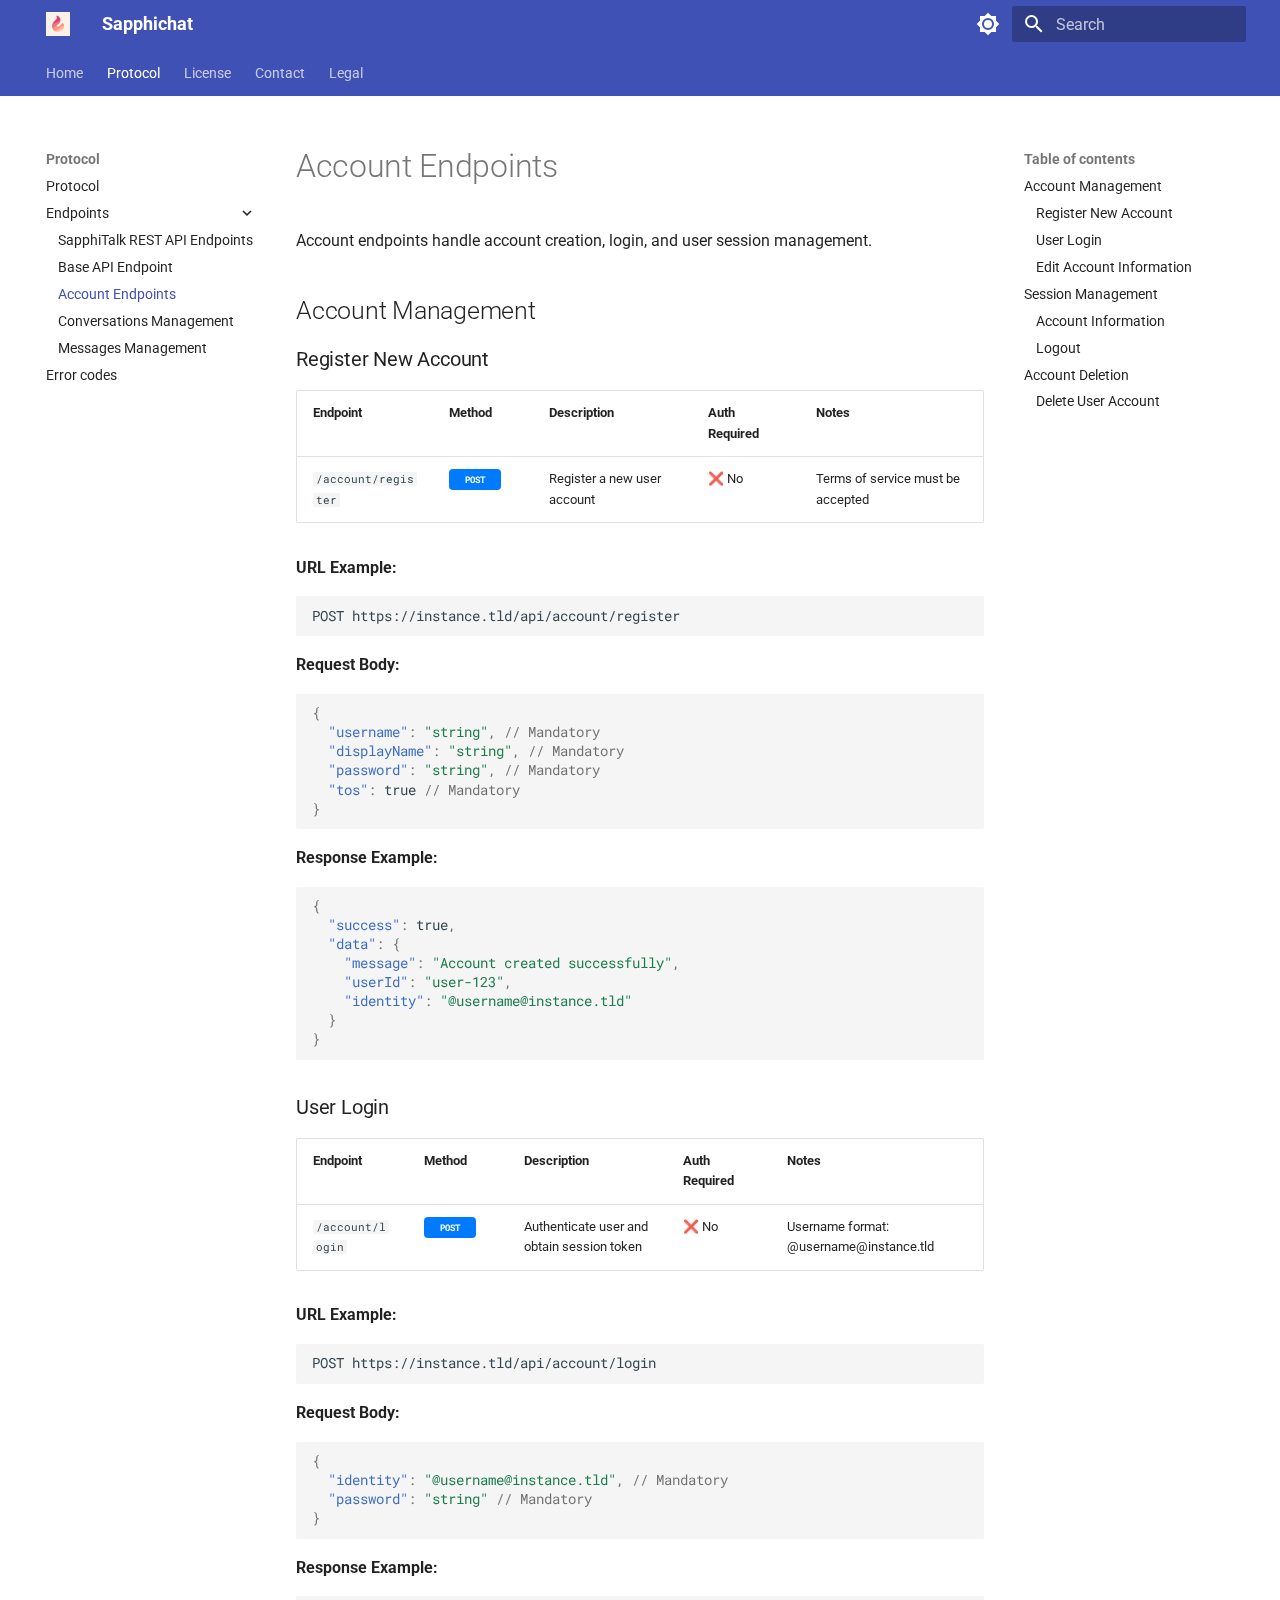
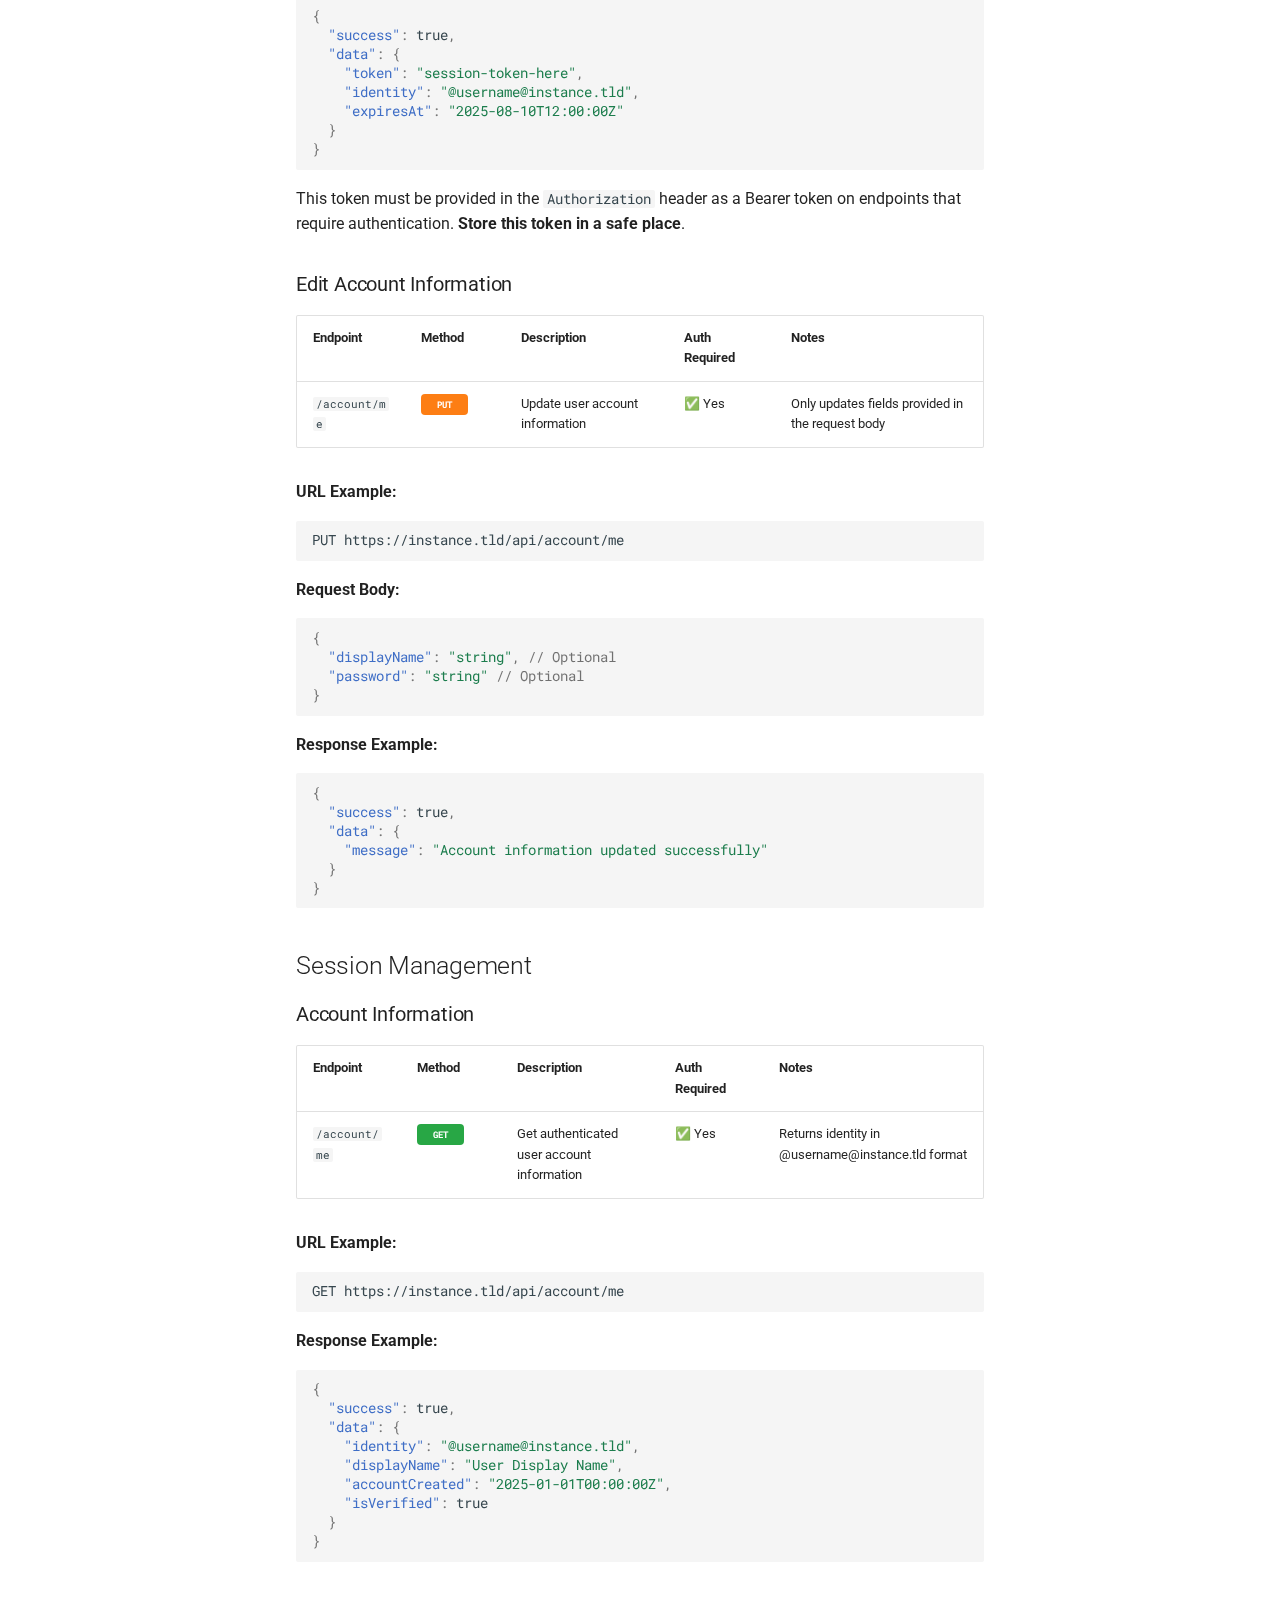
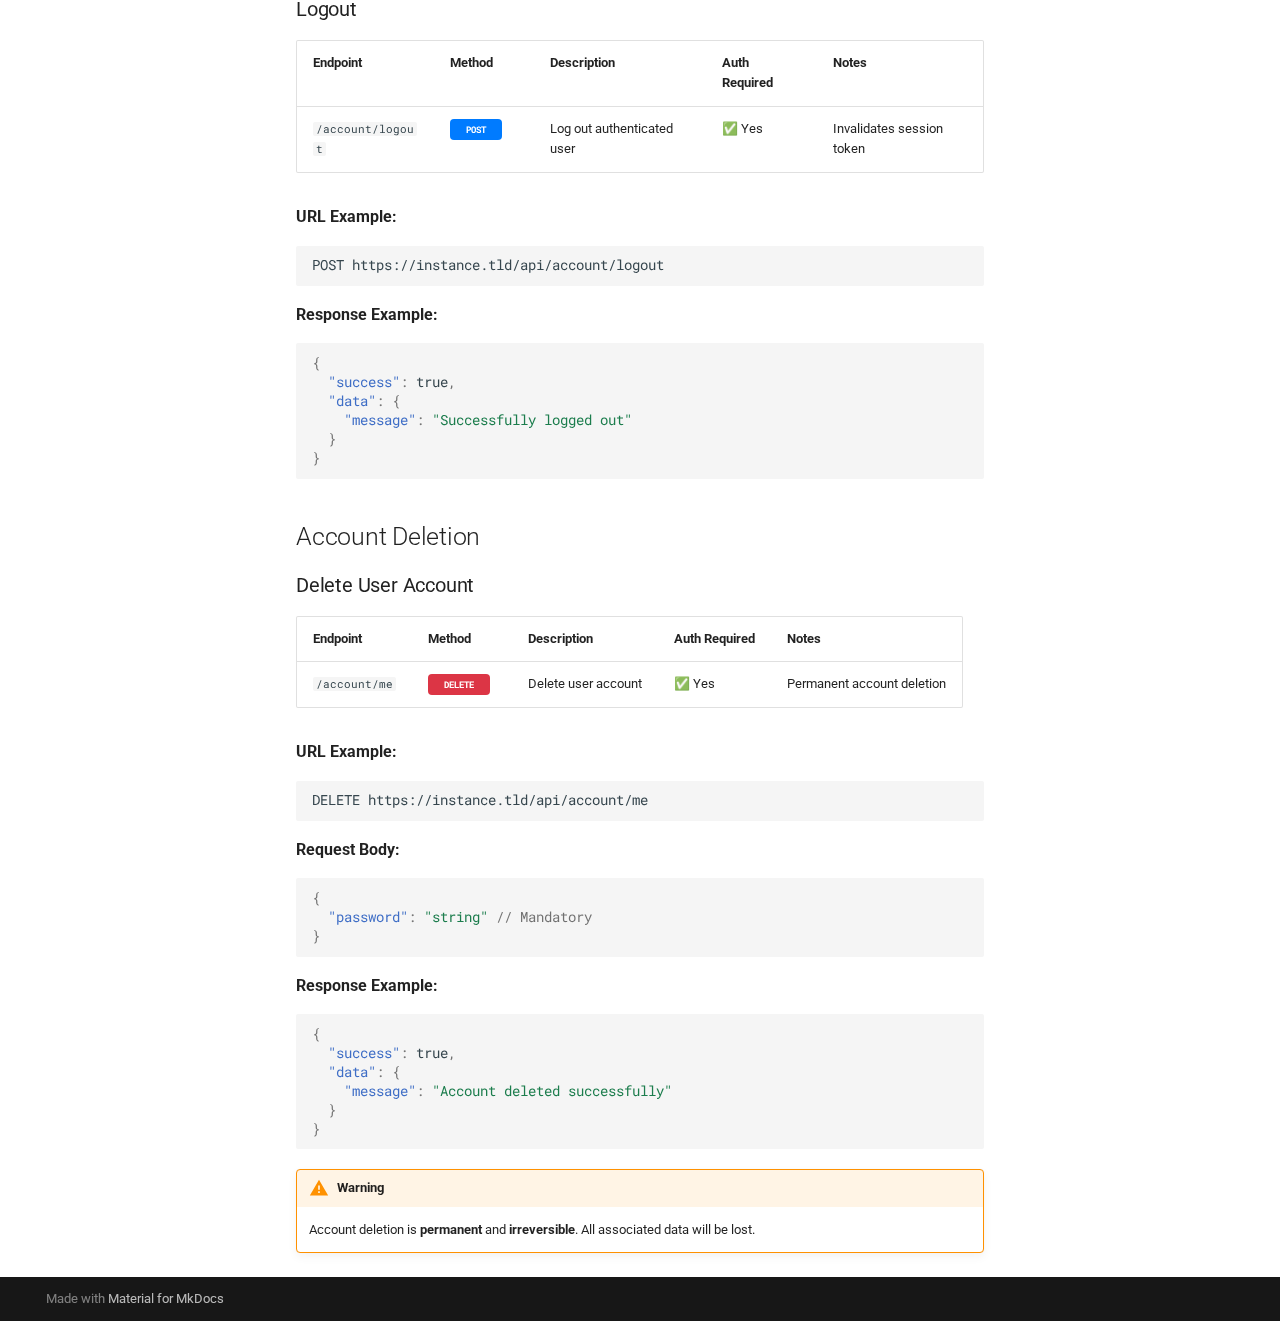
<file: protocol/endpoints/authentication/index.html>
<!doctype html>
<html lang="en" class="no-js">
  <head>
    
      <meta charset="utf-8">
      <meta name="viewport" content="width=device-width,initial-scale=1">
      
      
      
      
        <link rel="prev" href="../base/">
      
      
        <link rel="next" href="../conversations/">
      
      
      <link rel="icon" href="../../../img/favicon.ico">
      <meta name="generator" content="mkdocs-1.6.1, mkdocs-material-9.6.16">
    
    
      
        <title>Account Endpoints - Sapphichat</title>
      
    
    
      <link rel="stylesheet" href="../../../assets/stylesheets/main.7e37652d.min.css">
      
        
        <link rel="stylesheet" href="../../../assets/stylesheets/palette.06af60db.min.css">
      
      


    
    
      
    
    
      
        
        
        <link rel="preconnect" href="https://fonts.gstatic.com" crossorigin>
        <link rel="stylesheet" href="https://fonts.googleapis.com/css?family=Roboto:300,300i,400,400i,700,700i%7CRoboto+Mono:400,400i,700,700i&display=fallback">
        <style>:root{--md-text-font:"Roboto";--md-code-font:"Roboto Mono"}</style>
      
    
    
      <link rel="stylesheet" href="../../../stylesheets/extra.css">
    
    <script>__md_scope=new URL("../../..",location),__md_hash=e=>[...e].reduce(((e,_)=>(e<<5)-e+_.charCodeAt(0)),0),__md_get=(e,_=localStorage,t=__md_scope)=>JSON.parse(_.getItem(t.pathname+"."+e)),__md_set=(e,_,t=localStorage,a=__md_scope)=>{try{t.setItem(a.pathname+"."+e,JSON.stringify(_))}catch(e){}}</script>
    
      

    
    
    
  </head>
  
  
    
    
      
    
    
    
    
    <body dir="ltr" data-md-color-scheme="default" data-md-color-primary="indigo" data-md-color-accent="indigo">
  
    
    <input class="md-toggle" data-md-toggle="drawer" type="checkbox" id="__drawer" autocomplete="off">
    <input class="md-toggle" data-md-toggle="search" type="checkbox" id="__search" autocomplete="off">
    <label class="md-overlay" for="__drawer"></label>
    <div data-md-component="skip">
      
        
        <a href="#account-endpoints" class="md-skip">
          Skip to content
        </a>
      
    </div>
    <div data-md-component="announce">
      
    </div>
    
    
      

<header class="md-header" data-md-component="header">
  <nav class="md-header__inner md-grid" aria-label="Header">
    <a href="../../.." title="Sapphichat" class="md-header__button md-logo" aria-label="Sapphichat" data-md-component="logo">
      
  <img src="../../../img/Sapphichat-logo.png" alt="logo">

    </a>
    <label class="md-header__button md-icon" for="__drawer">
      
      <svg xmlns="http://www.w3.org/2000/svg" viewBox="0 0 24 24"><path d="M3 6h18v2H3zm0 5h18v2H3zm0 5h18v2H3z"/></svg>
    </label>
    <div class="md-header__title" data-md-component="header-title">
      <div class="md-header__ellipsis">
        <div class="md-header__topic">
          <span class="md-ellipsis">
            Sapphichat
          </span>
        </div>
        <div class="md-header__topic" data-md-component="header-topic">
          <span class="md-ellipsis">
            
              Account Endpoints
            
          </span>
        </div>
      </div>
    </div>
    
      
        <form class="md-header__option" data-md-component="palette">
  
    
    
    
    <input class="md-option" data-md-color-media="(prefers-color-scheme: light)" data-md-color-scheme="default" data-md-color-primary="indigo" data-md-color-accent="indigo"  aria-label="Switch to dark mode"  type="radio" name="__palette" id="__palette_0">
    
      <label class="md-header__button md-icon" title="Switch to dark mode" for="__palette_1" hidden>
        <svg xmlns="http://www.w3.org/2000/svg" viewBox="0 0 24 24"><path d="M12 8a4 4 0 0 0-4 4 4 4 0 0 0 4 4 4 4 0 0 0 4-4 4 4 0 0 0-4-4m0 10a6 6 0 0 1-6-6 6 6 0 0 1 6-6 6 6 0 0 1 6 6 6 6 0 0 1-6 6m8-9.31V4h-4.69L12 .69 8.69 4H4v4.69L.69 12 4 15.31V20h4.69L12 23.31 15.31 20H20v-4.69L23.31 12z"/></svg>
      </label>
    
  
    
    
    
    <input class="md-option" data-md-color-media="(prefers-color-scheme: dark)" data-md-color-scheme="slate" data-md-color-primary="indigo" data-md-color-accent="indigo"  aria-label="Switch to light mode"  type="radio" name="__palette" id="__palette_1">
    
      <label class="md-header__button md-icon" title="Switch to light mode" for="__palette_0" hidden>
        <svg xmlns="http://www.w3.org/2000/svg" viewBox="0 0 24 24"><path d="M12 18c-.89 0-1.74-.2-2.5-.55C11.56 16.5 13 14.42 13 12s-1.44-4.5-3.5-5.45C10.26 6.2 11.11 6 12 6a6 6 0 0 1 6 6 6 6 0 0 1-6 6m8-9.31V4h-4.69L12 .69 8.69 4H4v4.69L.69 12 4 15.31V20h4.69L12 23.31 15.31 20H20v-4.69L23.31 12z"/></svg>
      </label>
    
  
</form>
      
    
    
      <script>var palette=__md_get("__palette");if(palette&&palette.color){if("(prefers-color-scheme)"===palette.color.media){var media=matchMedia("(prefers-color-scheme: light)"),input=document.querySelector(media.matches?"[data-md-color-media='(prefers-color-scheme: light)']":"[data-md-color-media='(prefers-color-scheme: dark)']");palette.color.media=input.getAttribute("data-md-color-media"),palette.color.scheme=input.getAttribute("data-md-color-scheme"),palette.color.primary=input.getAttribute("data-md-color-primary"),palette.color.accent=input.getAttribute("data-md-color-accent")}for(var[key,value]of Object.entries(palette.color))document.body.setAttribute("data-md-color-"+key,value)}</script>
    
    
    
      
      
        <label class="md-header__button md-icon" for="__search">
          
          <svg xmlns="http://www.w3.org/2000/svg" viewBox="0 0 24 24"><path d="M9.5 3A6.5 6.5 0 0 1 16 9.5c0 1.61-.59 3.09-1.56 4.23l.27.27h.79l5 5-1.5 1.5-5-5v-.79l-.27-.27A6.52 6.52 0 0 1 9.5 16 6.5 6.5 0 0 1 3 9.5 6.5 6.5 0 0 1 9.5 3m0 2C7 5 5 7 5 9.5S7 14 9.5 14 14 12 14 9.5 12 5 9.5 5"/></svg>
        </label>
        <div class="md-search" data-md-component="search" role="dialog">
  <label class="md-search__overlay" for="__search"></label>
  <div class="md-search__inner" role="search">
    <form class="md-search__form" name="search">
      <input type="text" class="md-search__input" name="query" aria-label="Search" placeholder="Search" autocapitalize="off" autocorrect="off" autocomplete="off" spellcheck="false" data-md-component="search-query" required>
      <label class="md-search__icon md-icon" for="__search">
        
        <svg xmlns="http://www.w3.org/2000/svg" viewBox="0 0 24 24"><path d="M9.5 3A6.5 6.5 0 0 1 16 9.5c0 1.61-.59 3.09-1.56 4.23l.27.27h.79l5 5-1.5 1.5-5-5v-.79l-.27-.27A6.52 6.52 0 0 1 9.5 16 6.5 6.5 0 0 1 3 9.5 6.5 6.5 0 0 1 9.5 3m0 2C7 5 5 7 5 9.5S7 14 9.5 14 14 12 14 9.5 12 5 9.5 5"/></svg>
        
        <svg xmlns="http://www.w3.org/2000/svg" viewBox="0 0 24 24"><path d="M20 11v2H8l5.5 5.5-1.42 1.42L4.16 12l7.92-7.92L13.5 5.5 8 11z"/></svg>
      </label>
      <nav class="md-search__options" aria-label="Search">
        
        <button type="reset" class="md-search__icon md-icon" title="Clear" aria-label="Clear" tabindex="-1">
          
          <svg xmlns="http://www.w3.org/2000/svg" viewBox="0 0 24 24"><path d="M19 6.41 17.59 5 12 10.59 6.41 5 5 6.41 10.59 12 5 17.59 6.41 19 12 13.41 17.59 19 19 17.59 13.41 12z"/></svg>
        </button>
      </nav>
      
    </form>
    <div class="md-search__output">
      <div class="md-search__scrollwrap" tabindex="0" data-md-scrollfix>
        <div class="md-search-result" data-md-component="search-result">
          <div class="md-search-result__meta">
            Initializing search
          </div>
          <ol class="md-search-result__list" role="presentation"></ol>
        </div>
      </div>
    </div>
  </div>
</div>
      
    
    
  </nav>
  
</header>
    
    <div class="md-container" data-md-component="container">
      
      
        
          
            
<nav class="md-tabs" aria-label="Tabs" data-md-component="tabs">
  <div class="md-grid">
    <ul class="md-tabs__list">
      
        
  
  
  
  
    <li class="md-tabs__item">
      <a href="../../.." class="md-tabs__link">
        
  
  
    
  
  Home

      </a>
    </li>
  

      
        
  
  
  
    
  
  
    
    
      <li class="md-tabs__item md-tabs__item--active">
        <a href="../../" class="md-tabs__link">
          
  
  
  Protocol

        </a>
      </li>
    
  

      
        
  
  
  
  
    <li class="md-tabs__item">
      <a href="../../../license/" class="md-tabs__link">
        
  
  
    
  
  License

      </a>
    </li>
  

      
        
  
  
  
  
    <li class="md-tabs__item">
      <a href="../../../contact/" class="md-tabs__link">
        
  
  
    
  
  Contact

      </a>
    </li>
  

      
        
  
  
  
  
    
    
      <li class="md-tabs__item">
        <a href="../../../legal/terms/" class="md-tabs__link">
          
  
  
  Legal

        </a>
      </li>
    
  

      
    </ul>
  </div>
</nav>
          
        
      
      <main class="md-main" data-md-component="main">
        <div class="md-main__inner md-grid">
          
            
              
              <div class="md-sidebar md-sidebar--primary" data-md-component="sidebar" data-md-type="navigation" >
                <div class="md-sidebar__scrollwrap">
                  <div class="md-sidebar__inner">
                    


  


<nav class="md-nav md-nav--primary md-nav--lifted" aria-label="Navigation" data-md-level="0">
  <label class="md-nav__title" for="__drawer">
    <a href="../../.." title="Sapphichat" class="md-nav__button md-logo" aria-label="Sapphichat" data-md-component="logo">
      
  <img src="../../../img/Sapphichat-logo.png" alt="logo">

    </a>
    Sapphichat
  </label>
  
  <ul class="md-nav__list" data-md-scrollfix>
    
      
      
  
  
  
  
    <li class="md-nav__item">
      <a href="../../.." class="md-nav__link">
        
  
  
  <span class="md-ellipsis">
    Home
    
  </span>
  

      </a>
    </li>
  

    
      
      
  
  
    
  
  
  
    
    
    
    
      
        
        
      
      
    
    
    <li class="md-nav__item md-nav__item--active md-nav__item--section md-nav__item--nested">
      
        
        
        <input class="md-nav__toggle md-toggle " type="checkbox" id="__nav_2" checked>
        
          
          <label class="md-nav__link" for="__nav_2" id="__nav_2_label" tabindex="">
            
  
  
  <span class="md-ellipsis">
    Protocol
    
  </span>
  

            <span class="md-nav__icon md-icon"></span>
          </label>
        
        <nav class="md-nav" data-md-level="1" aria-labelledby="__nav_2_label" aria-expanded="true">
          <label class="md-nav__title" for="__nav_2">
            <span class="md-nav__icon md-icon"></span>
            Protocol
          </label>
          <ul class="md-nav__list" data-md-scrollfix>
            
              
                
  
  
  
  
    <li class="md-nav__item">
      <a href="../../" class="md-nav__link">
        
  
  
  <span class="md-ellipsis">
    Protocol
    
  </span>
  

      </a>
    </li>
  

              
            
              
                
  
  
    
  
  
  
    
    
    
    
      
      
    
    
    <li class="md-nav__item md-nav__item--active md-nav__item--nested">
      
        
        
        <input class="md-nav__toggle md-toggle " type="checkbox" id="__nav_2_2" checked>
        
          
          <label class="md-nav__link" for="__nav_2_2" id="__nav_2_2_label" tabindex="0">
            
  
  
  <span class="md-ellipsis">
    Endpoints
    
  </span>
  

            <span class="md-nav__icon md-icon"></span>
          </label>
        
        <nav class="md-nav" data-md-level="2" aria-labelledby="__nav_2_2_label" aria-expanded="true">
          <label class="md-nav__title" for="__nav_2_2">
            <span class="md-nav__icon md-icon"></span>
            Endpoints
          </label>
          <ul class="md-nav__list" data-md-scrollfix>
            
              
                
  
  
  
  
    <li class="md-nav__item">
      <a href="../" class="md-nav__link">
        
  
  
  <span class="md-ellipsis">
    SapphiTalk REST API Endpoints
    
  </span>
  

      </a>
    </li>
  

              
            
              
                
  
  
  
  
    <li class="md-nav__item">
      <a href="../base/" class="md-nav__link">
        
  
  
  <span class="md-ellipsis">
    Base API Endpoint
    
  </span>
  

      </a>
    </li>
  

              
            
              
                
  
  
    
  
  
  
    <li class="md-nav__item md-nav__item--active">
      
      <input class="md-nav__toggle md-toggle" type="checkbox" id="__toc">
      
      
        
      
      
        <label class="md-nav__link md-nav__link--active" for="__toc">
          
  
  
  <span class="md-ellipsis">
    Account Endpoints
    
  </span>
  

          <span class="md-nav__icon md-icon"></span>
        </label>
      
      <a href="./" class="md-nav__link md-nav__link--active">
        
  
  
  <span class="md-ellipsis">
    Account Endpoints
    
  </span>
  

      </a>
      
        

<nav class="md-nav md-nav--secondary" aria-label="Table of contents">
  
  
  
    
  
  
    <label class="md-nav__title" for="__toc">
      <span class="md-nav__icon md-icon"></span>
      Table of contents
    </label>
    <ul class="md-nav__list" data-md-component="toc" data-md-scrollfix>
      
        <li class="md-nav__item">
  <a href="#account-management" class="md-nav__link">
    <span class="md-ellipsis">
      Account Management
    </span>
  </a>
  
    <nav class="md-nav" aria-label="Account Management">
      <ul class="md-nav__list">
        
          <li class="md-nav__item">
  <a href="#register-new-account" class="md-nav__link">
    <span class="md-ellipsis">
      Register New Account
    </span>
  </a>
  
</li>
        
          <li class="md-nav__item">
  <a href="#user-login" class="md-nav__link">
    <span class="md-ellipsis">
      User Login
    </span>
  </a>
  
</li>
        
          <li class="md-nav__item">
  <a href="#edit-account-information" class="md-nav__link">
    <span class="md-ellipsis">
      Edit Account Information
    </span>
  </a>
  
</li>
        
      </ul>
    </nav>
  
</li>
      
        <li class="md-nav__item">
  <a href="#session-management" class="md-nav__link">
    <span class="md-ellipsis">
      Session Management
    </span>
  </a>
  
    <nav class="md-nav" aria-label="Session Management">
      <ul class="md-nav__list">
        
          <li class="md-nav__item">
  <a href="#account-information" class="md-nav__link">
    <span class="md-ellipsis">
      Account Information
    </span>
  </a>
  
</li>
        
          <li class="md-nav__item">
  <a href="#logout" class="md-nav__link">
    <span class="md-ellipsis">
      Logout
    </span>
  </a>
  
</li>
        
      </ul>
    </nav>
  
</li>
      
        <li class="md-nav__item">
  <a href="#account-deletion" class="md-nav__link">
    <span class="md-ellipsis">
      Account Deletion
    </span>
  </a>
  
    <nav class="md-nav" aria-label="Account Deletion">
      <ul class="md-nav__list">
        
          <li class="md-nav__item">
  <a href="#delete-user-account" class="md-nav__link">
    <span class="md-ellipsis">
      Delete User Account
    </span>
  </a>
  
</li>
        
      </ul>
    </nav>
  
</li>
      
    </ul>
  
</nav>
      
    </li>
  

              
            
              
                
  
  
  
  
    <li class="md-nav__item">
      <a href="../conversations/" class="md-nav__link">
        
  
  
  <span class="md-ellipsis">
    Conversations Management
    
  </span>
  

      </a>
    </li>
  

              
            
              
                
  
  
  
  
    <li class="md-nav__item">
      <a href="../messages/" class="md-nav__link">
        
  
  
  <span class="md-ellipsis">
    Messages Management
    
  </span>
  

      </a>
    </li>
  

              
            
          </ul>
        </nav>
      
    </li>
  

              
            
              
                
  
  
  
  
    <li class="md-nav__item">
      <a href="../../error-codes/" class="md-nav__link">
        
  
  
  <span class="md-ellipsis">
    Error codes
    
  </span>
  

      </a>
    </li>
  

              
            
          </ul>
        </nav>
      
    </li>
  

    
      
      
  
  
  
  
    <li class="md-nav__item">
      <a href="../../../license/" class="md-nav__link">
        
  
  
  <span class="md-ellipsis">
    License
    
  </span>
  

      </a>
    </li>
  

    
      
      
  
  
  
  
    <li class="md-nav__item">
      <a href="../../../contact/" class="md-nav__link">
        
  
  
  <span class="md-ellipsis">
    Contact
    
  </span>
  

      </a>
    </li>
  

    
      
      
  
  
  
  
    
    
    
    
      
      
    
    
    <li class="md-nav__item md-nav__item--nested">
      
        
        
          
        
        <input class="md-nav__toggle md-toggle md-toggle--indeterminate" type="checkbox" id="__nav_5" >
        
          
          <label class="md-nav__link" for="__nav_5" id="__nav_5_label" tabindex="0">
            
  
  
  <span class="md-ellipsis">
    Legal
    
  </span>
  

            <span class="md-nav__icon md-icon"></span>
          </label>
        
        <nav class="md-nav" data-md-level="1" aria-labelledby="__nav_5_label" aria-expanded="false">
          <label class="md-nav__title" for="__nav_5">
            <span class="md-nav__icon md-icon"></span>
            Legal
          </label>
          <ul class="md-nav__list" data-md-scrollfix>
            
              
                
  
  
  
  
    <li class="md-nav__item">
      <a href="../../../legal/terms/" class="md-nav__link">
        
  
  
  <span class="md-ellipsis">
    Responsibility Disclaimer
    
  </span>
  

      </a>
    </li>
  

              
            
              
                
  
  
  
  
    <li class="md-nav__item">
      <a href="../../../legal/privacy/" class="md-nav__link">
        
  
  
  <span class="md-ellipsis">
    Privacy Policy
    
  </span>
  

      </a>
    </li>
  

              
            
          </ul>
        </nav>
      
    </li>
  

    
  </ul>
</nav>
                  </div>
                </div>
              </div>
            
            
              
              <div class="md-sidebar md-sidebar--secondary" data-md-component="sidebar" data-md-type="toc" >
                <div class="md-sidebar__scrollwrap">
                  <div class="md-sidebar__inner">
                    

<nav class="md-nav md-nav--secondary" aria-label="Table of contents">
  
  
  
    
  
  
    <label class="md-nav__title" for="__toc">
      <span class="md-nav__icon md-icon"></span>
      Table of contents
    </label>
    <ul class="md-nav__list" data-md-component="toc" data-md-scrollfix>
      
        <li class="md-nav__item">
  <a href="#account-management" class="md-nav__link">
    <span class="md-ellipsis">
      Account Management
    </span>
  </a>
  
    <nav class="md-nav" aria-label="Account Management">
      <ul class="md-nav__list">
        
          <li class="md-nav__item">
  <a href="#register-new-account" class="md-nav__link">
    <span class="md-ellipsis">
      Register New Account
    </span>
  </a>
  
</li>
        
          <li class="md-nav__item">
  <a href="#user-login" class="md-nav__link">
    <span class="md-ellipsis">
      User Login
    </span>
  </a>
  
</li>
        
          <li class="md-nav__item">
  <a href="#edit-account-information" class="md-nav__link">
    <span class="md-ellipsis">
      Edit Account Information
    </span>
  </a>
  
</li>
        
      </ul>
    </nav>
  
</li>
      
        <li class="md-nav__item">
  <a href="#session-management" class="md-nav__link">
    <span class="md-ellipsis">
      Session Management
    </span>
  </a>
  
    <nav class="md-nav" aria-label="Session Management">
      <ul class="md-nav__list">
        
          <li class="md-nav__item">
  <a href="#account-information" class="md-nav__link">
    <span class="md-ellipsis">
      Account Information
    </span>
  </a>
  
</li>
        
          <li class="md-nav__item">
  <a href="#logout" class="md-nav__link">
    <span class="md-ellipsis">
      Logout
    </span>
  </a>
  
</li>
        
      </ul>
    </nav>
  
</li>
      
        <li class="md-nav__item">
  <a href="#account-deletion" class="md-nav__link">
    <span class="md-ellipsis">
      Account Deletion
    </span>
  </a>
  
    <nav class="md-nav" aria-label="Account Deletion">
      <ul class="md-nav__list">
        
          <li class="md-nav__item">
  <a href="#delete-user-account" class="md-nav__link">
    <span class="md-ellipsis">
      Delete User Account
    </span>
  </a>
  
</li>
        
      </ul>
    </nav>
  
</li>
      
    </ul>
  
</nav>
                  </div>
                </div>
              </div>
            
          
          
            <div class="md-content" data-md-component="content">
              <article class="md-content__inner md-typeset">
                
                  



<h1 id="account-endpoints">Account Endpoints</h1>
<p>Account endpoints handle account creation, login, and user session management.</p>
<h2 id="account-management">Account Management</h2>
<h3 id="register-new-account">Register New Account</h3>
<table>
<thead>
<tr>
<th>Endpoint</th>
<th>Method</th>
<th>Description</th>
<th>Auth Required</th>
<th>Notes</th>
</tr>
</thead>
<tbody>
<tr>
<td><code>/account/register</code></td>
<td><span class="method-post"><code>POST</code></span></td>
<td>Register a new user account</td>
<td>❌ No</td>
<td>Terms of service must be accepted</td>
</tr>
</tbody>
</table>
<p><strong>URL Example:</strong>
<div class="highlight"><pre><span></span><code><a id="__codelineno-0-1" name="__codelineno-0-1" href="#__codelineno-0-1"></a>POST https://instance.tld/api/account/register
</code></pre></div></p>
<p><strong>Request Body:</strong>
<div class="highlight"><pre><span></span><code><a id="__codelineno-1-1" name="__codelineno-1-1" href="#__codelineno-1-1"></a><span class="p">{</span>
<a id="__codelineno-1-2" name="__codelineno-1-2" href="#__codelineno-1-2"></a><span class="w">  </span><span class="nt">&quot;username&quot;</span><span class="p">:</span><span class="w"> </span><span class="s2">&quot;string&quot;</span><span class="p">,</span><span class="w"> </span><span class="c1">// Mandatory</span>
<a id="__codelineno-1-3" name="__codelineno-1-3" href="#__codelineno-1-3"></a><span class="w">  </span><span class="nt">&quot;displayName&quot;</span><span class="p">:</span><span class="w"> </span><span class="s2">&quot;string&quot;</span><span class="p">,</span><span class="w"> </span><span class="c1">// Mandatory</span>
<a id="__codelineno-1-4" name="__codelineno-1-4" href="#__codelineno-1-4"></a><span class="w">  </span><span class="nt">&quot;password&quot;</span><span class="p">:</span><span class="w"> </span><span class="s2">&quot;string&quot;</span><span class="p">,</span><span class="w"> </span><span class="c1">// Mandatory</span>
<a id="__codelineno-1-5" name="__codelineno-1-5" href="#__codelineno-1-5"></a><span class="w">  </span><span class="nt">&quot;tos&quot;</span><span class="p">:</span><span class="w"> </span><span class="kc">true</span><span class="w"> </span><span class="c1">// Mandatory</span>
<a id="__codelineno-1-6" name="__codelineno-1-6" href="#__codelineno-1-6"></a><span class="p">}</span>
</code></pre></div></p>
<p><strong>Response Example:</strong>
<div class="highlight"><pre><span></span><code><a id="__codelineno-2-1" name="__codelineno-2-1" href="#__codelineno-2-1"></a><span class="p">{</span>
<a id="__codelineno-2-2" name="__codelineno-2-2" href="#__codelineno-2-2"></a><span class="w">  </span><span class="nt">&quot;success&quot;</span><span class="p">:</span><span class="w"> </span><span class="kc">true</span><span class="p">,</span>
<a id="__codelineno-2-3" name="__codelineno-2-3" href="#__codelineno-2-3"></a><span class="w">  </span><span class="nt">&quot;data&quot;</span><span class="p">:</span><span class="w"> </span><span class="p">{</span>
<a id="__codelineno-2-4" name="__codelineno-2-4" href="#__codelineno-2-4"></a><span class="w">    </span><span class="nt">&quot;message&quot;</span><span class="p">:</span><span class="w"> </span><span class="s2">&quot;Account created successfully&quot;</span><span class="p">,</span>
<a id="__codelineno-2-5" name="__codelineno-2-5" href="#__codelineno-2-5"></a><span class="w">    </span><span class="nt">&quot;userId&quot;</span><span class="p">:</span><span class="w"> </span><span class="s2">&quot;user-123&quot;</span><span class="p">,</span>
<a id="__codelineno-2-6" name="__codelineno-2-6" href="#__codelineno-2-6"></a><span class="w">    </span><span class="nt">&quot;identity&quot;</span><span class="p">:</span><span class="w"> </span><span class="s2">&quot;@username@instance.tld&quot;</span>
<a id="__codelineno-2-7" name="__codelineno-2-7" href="#__codelineno-2-7"></a><span class="w">  </span><span class="p">}</span>
<a id="__codelineno-2-8" name="__codelineno-2-8" href="#__codelineno-2-8"></a><span class="p">}</span>
</code></pre></div></p>
<h3 id="user-login">User Login</h3>
<table>
<thead>
<tr>
<th>Endpoint</th>
<th>Method</th>
<th>Description</th>
<th>Auth Required</th>
<th>Notes</th>
</tr>
</thead>
<tbody>
<tr>
<td><code>/account/login</code></td>
<td><span class="method-post"><code>POST</code></span></td>
<td>Authenticate user and obtain session token</td>
<td>❌ No</td>
<td>Username format: @username@instance.tld</td>
</tr>
</tbody>
</table>
<p><strong>URL Example:</strong>
<div class="highlight"><pre><span></span><code><a id="__codelineno-3-1" name="__codelineno-3-1" href="#__codelineno-3-1"></a>POST https://instance.tld/api/account/login
</code></pre></div></p>
<p><strong>Request Body:</strong>
<div class="highlight"><pre><span></span><code><a id="__codelineno-4-1" name="__codelineno-4-1" href="#__codelineno-4-1"></a><span class="p">{</span>
<a id="__codelineno-4-2" name="__codelineno-4-2" href="#__codelineno-4-2"></a><span class="w">  </span><span class="nt">&quot;identity&quot;</span><span class="p">:</span><span class="w"> </span><span class="s2">&quot;@username@instance.tld&quot;</span><span class="p">,</span><span class="w"> </span><span class="c1">// Mandatory</span>
<a id="__codelineno-4-3" name="__codelineno-4-3" href="#__codelineno-4-3"></a><span class="w">  </span><span class="nt">&quot;password&quot;</span><span class="p">:</span><span class="w"> </span><span class="s2">&quot;string&quot;</span><span class="w"> </span><span class="c1">// Mandatory</span>
<a id="__codelineno-4-4" name="__codelineno-4-4" href="#__codelineno-4-4"></a><span class="p">}</span>
</code></pre></div></p>
<p><strong>Response Example:</strong>
<div class="highlight"><pre><span></span><code><a id="__codelineno-5-1" name="__codelineno-5-1" href="#__codelineno-5-1"></a><span class="p">{</span>
<a id="__codelineno-5-2" name="__codelineno-5-2" href="#__codelineno-5-2"></a><span class="w">  </span><span class="nt">&quot;success&quot;</span><span class="p">:</span><span class="w"> </span><span class="kc">true</span><span class="p">,</span>
<a id="__codelineno-5-3" name="__codelineno-5-3" href="#__codelineno-5-3"></a><span class="w">  </span><span class="nt">&quot;data&quot;</span><span class="p">:</span><span class="w"> </span><span class="p">{</span>
<a id="__codelineno-5-4" name="__codelineno-5-4" href="#__codelineno-5-4"></a><span class="w">    </span><span class="nt">&quot;token&quot;</span><span class="p">:</span><span class="w"> </span><span class="s2">&quot;session-token-here&quot;</span><span class="p">,</span>
<a id="__codelineno-5-5" name="__codelineno-5-5" href="#__codelineno-5-5"></a><span class="w">    </span><span class="nt">&quot;identity&quot;</span><span class="p">:</span><span class="w"> </span><span class="s2">&quot;@username@instance.tld&quot;</span><span class="p">,</span>
<a id="__codelineno-5-6" name="__codelineno-5-6" href="#__codelineno-5-6"></a><span class="w">    </span><span class="nt">&quot;expiresAt&quot;</span><span class="p">:</span><span class="w"> </span><span class="s2">&quot;2025-08-10T12:00:00Z&quot;</span>
<a id="__codelineno-5-7" name="__codelineno-5-7" href="#__codelineno-5-7"></a><span class="w">  </span><span class="p">}</span>
<a id="__codelineno-5-8" name="__codelineno-5-8" href="#__codelineno-5-8"></a><span class="p">}</span>
</code></pre></div></p>
<p>This token must be provided in the <code>Authorization</code> header as a Bearer token on endpoints that require authentication. <strong>Store this token in a safe place</strong>.</p>
<h3 id="edit-account-information">Edit Account Information</h3>
<table>
<thead>
<tr>
<th>Endpoint</th>
<th>Method</th>
<th>Description</th>
<th>Auth Required</th>
<th>Notes</th>
</tr>
</thead>
<tbody>
<tr>
<td><code>/account/me</code></td>
<td><span class="method-put"><code>PUT</code></span></td>
<td>Update user account information</td>
<td>✅ Yes</td>
<td>Only updates fields provided in the request body</td>
</tr>
</tbody>
</table>
<p><strong>URL Example:</strong>
<div class="highlight"><pre><span></span><code><a id="__codelineno-6-1" name="__codelineno-6-1" href="#__codelineno-6-1"></a>PUT https://instance.tld/api/account/me
</code></pre></div></p>
<p><strong>Request Body:</strong>
<div class="highlight"><pre><span></span><code><a id="__codelineno-7-1" name="__codelineno-7-1" href="#__codelineno-7-1"></a><span class="p">{</span>
<a id="__codelineno-7-2" name="__codelineno-7-2" href="#__codelineno-7-2"></a><span class="w">  </span><span class="nt">&quot;displayName&quot;</span><span class="p">:</span><span class="w"> </span><span class="s2">&quot;string&quot;</span><span class="p">,</span><span class="w"> </span><span class="c1">// Optional</span>
<a id="__codelineno-7-3" name="__codelineno-7-3" href="#__codelineno-7-3"></a><span class="w">  </span><span class="nt">&quot;password&quot;</span><span class="p">:</span><span class="w"> </span><span class="s2">&quot;string&quot;</span><span class="w"> </span><span class="c1">// Optional</span>
<a id="__codelineno-7-4" name="__codelineno-7-4" href="#__codelineno-7-4"></a><span class="p">}</span>
</code></pre></div></p>
<p><strong>Response Example:</strong>
<div class="highlight"><pre><span></span><code><a id="__codelineno-8-1" name="__codelineno-8-1" href="#__codelineno-8-1"></a><span class="p">{</span>
<a id="__codelineno-8-2" name="__codelineno-8-2" href="#__codelineno-8-2"></a><span class="w">  </span><span class="nt">&quot;success&quot;</span><span class="p">:</span><span class="w"> </span><span class="kc">true</span><span class="p">,</span>
<a id="__codelineno-8-3" name="__codelineno-8-3" href="#__codelineno-8-3"></a><span class="w">  </span><span class="nt">&quot;data&quot;</span><span class="p">:</span><span class="w"> </span><span class="p">{</span>
<a id="__codelineno-8-4" name="__codelineno-8-4" href="#__codelineno-8-4"></a><span class="w">    </span><span class="nt">&quot;message&quot;</span><span class="p">:</span><span class="w"> </span><span class="s2">&quot;Account information updated successfully&quot;</span>
<a id="__codelineno-8-5" name="__codelineno-8-5" href="#__codelineno-8-5"></a><span class="w">  </span><span class="p">}</span>
<a id="__codelineno-8-6" name="__codelineno-8-6" href="#__codelineno-8-6"></a><span class="p">}</span>
</code></pre></div></p>
<h2 id="session-management">Session Management</h2>
<h3 id="account-information">Account Information</h3>
<table>
<thead>
<tr>
<th>Endpoint</th>
<th>Method</th>
<th>Description</th>
<th>Auth Required</th>
<th>Notes</th>
</tr>
</thead>
<tbody>
<tr>
<td><code>/account/me</code></td>
<td><span class="method-get"><code>GET</code></span></td>
<td>Get authenticated user account information</td>
<td>✅ Yes</td>
<td>Returns identity in @username@instance.tld format</td>
</tr>
</tbody>
</table>
<p><strong>URL Example:</strong>
<div class="highlight"><pre><span></span><code><a id="__codelineno-9-1" name="__codelineno-9-1" href="#__codelineno-9-1"></a>GET https://instance.tld/api/account/me
</code></pre></div></p>
<p><strong>Response Example:</strong>
<div class="highlight"><pre><span></span><code><a id="__codelineno-10-1" name="__codelineno-10-1" href="#__codelineno-10-1"></a><span class="p">{</span>
<a id="__codelineno-10-2" name="__codelineno-10-2" href="#__codelineno-10-2"></a><span class="w">  </span><span class="nt">&quot;success&quot;</span><span class="p">:</span><span class="w"> </span><span class="kc">true</span><span class="p">,</span>
<a id="__codelineno-10-3" name="__codelineno-10-3" href="#__codelineno-10-3"></a><span class="w">  </span><span class="nt">&quot;data&quot;</span><span class="p">:</span><span class="w"> </span><span class="p">{</span>
<a id="__codelineno-10-4" name="__codelineno-10-4" href="#__codelineno-10-4"></a><span class="w">    </span><span class="nt">&quot;identity&quot;</span><span class="p">:</span><span class="w"> </span><span class="s2">&quot;@username@instance.tld&quot;</span><span class="p">,</span>
<a id="__codelineno-10-5" name="__codelineno-10-5" href="#__codelineno-10-5"></a><span class="w">    </span><span class="nt">&quot;displayName&quot;</span><span class="p">:</span><span class="w"> </span><span class="s2">&quot;User Display Name&quot;</span><span class="p">,</span>
<a id="__codelineno-10-6" name="__codelineno-10-6" href="#__codelineno-10-6"></a><span class="w">    </span><span class="nt">&quot;accountCreated&quot;</span><span class="p">:</span><span class="w"> </span><span class="s2">&quot;2025-01-01T00:00:00Z&quot;</span><span class="p">,</span>
<a id="__codelineno-10-7" name="__codelineno-10-7" href="#__codelineno-10-7"></a><span class="w">    </span><span class="nt">&quot;isVerified&quot;</span><span class="p">:</span><span class="w"> </span><span class="kc">true</span>
<a id="__codelineno-10-8" name="__codelineno-10-8" href="#__codelineno-10-8"></a><span class="w">  </span><span class="p">}</span>
<a id="__codelineno-10-9" name="__codelineno-10-9" href="#__codelineno-10-9"></a><span class="p">}</span>
</code></pre></div></p>
<h3 id="logout">Logout</h3>
<table>
<thead>
<tr>
<th>Endpoint</th>
<th>Method</th>
<th>Description</th>
<th>Auth Required</th>
<th>Notes</th>
</tr>
</thead>
<tbody>
<tr>
<td><code>/account/logout</code></td>
<td><span class="method-post"><code>POST</code></span></td>
<td>Log out authenticated user</td>
<td>✅ Yes</td>
<td>Invalidates session token</td>
</tr>
</tbody>
</table>
<p><strong>URL Example:</strong>
<div class="highlight"><pre><span></span><code><a id="__codelineno-11-1" name="__codelineno-11-1" href="#__codelineno-11-1"></a>POST https://instance.tld/api/account/logout
</code></pre></div></p>
<p><strong>Response Example:</strong>
<div class="highlight"><pre><span></span><code><a id="__codelineno-12-1" name="__codelineno-12-1" href="#__codelineno-12-1"></a><span class="p">{</span>
<a id="__codelineno-12-2" name="__codelineno-12-2" href="#__codelineno-12-2"></a><span class="w">  </span><span class="nt">&quot;success&quot;</span><span class="p">:</span><span class="w"> </span><span class="kc">true</span><span class="p">,</span>
<a id="__codelineno-12-3" name="__codelineno-12-3" href="#__codelineno-12-3"></a><span class="w">  </span><span class="nt">&quot;data&quot;</span><span class="p">:</span><span class="w"> </span><span class="p">{</span>
<a id="__codelineno-12-4" name="__codelineno-12-4" href="#__codelineno-12-4"></a><span class="w">    </span><span class="nt">&quot;message&quot;</span><span class="p">:</span><span class="w"> </span><span class="s2">&quot;Successfully logged out&quot;</span>
<a id="__codelineno-12-5" name="__codelineno-12-5" href="#__codelineno-12-5"></a><span class="w">  </span><span class="p">}</span>
<a id="__codelineno-12-6" name="__codelineno-12-6" href="#__codelineno-12-6"></a><span class="p">}</span>
</code></pre></div></p>
<h2 id="account-deletion">Account Deletion</h2>
<h3 id="delete-user-account">Delete User Account</h3>
<table>
<thead>
<tr>
<th>Endpoint</th>
<th>Method</th>
<th>Description</th>
<th>Auth Required</th>
<th>Notes</th>
</tr>
</thead>
<tbody>
<tr>
<td><code>/account/me</code></td>
<td><span class="method-delete"><code>DELETE</code></span></td>
<td>Delete user account</td>
<td>✅ Yes</td>
<td>Permanent account deletion</td>
</tr>
</tbody>
</table>
<p><strong>URL Example:</strong>
<div class="highlight"><pre><span></span><code><a id="__codelineno-13-1" name="__codelineno-13-1" href="#__codelineno-13-1"></a>DELETE https://instance.tld/api/account/me
</code></pre></div></p>
<p><strong>Request Body:</strong>
<div class="highlight"><pre><span></span><code><a id="__codelineno-14-1" name="__codelineno-14-1" href="#__codelineno-14-1"></a><span class="p">{</span>
<a id="__codelineno-14-2" name="__codelineno-14-2" href="#__codelineno-14-2"></a><span class="w">  </span><span class="nt">&quot;password&quot;</span><span class="p">:</span><span class="w"> </span><span class="s2">&quot;string&quot;</span><span class="w"> </span><span class="c1">// Mandatory</span>
<a id="__codelineno-14-3" name="__codelineno-14-3" href="#__codelineno-14-3"></a><span class="p">}</span>
</code></pre></div></p>
<p><strong>Response Example:</strong>
<div class="highlight"><pre><span></span><code><a id="__codelineno-15-1" name="__codelineno-15-1" href="#__codelineno-15-1"></a><span class="p">{</span>
<a id="__codelineno-15-2" name="__codelineno-15-2" href="#__codelineno-15-2"></a><span class="w">  </span><span class="nt">&quot;success&quot;</span><span class="p">:</span><span class="w"> </span><span class="kc">true</span><span class="p">,</span>
<a id="__codelineno-15-3" name="__codelineno-15-3" href="#__codelineno-15-3"></a><span class="w">  </span><span class="nt">&quot;data&quot;</span><span class="p">:</span><span class="w"> </span><span class="p">{</span>
<a id="__codelineno-15-4" name="__codelineno-15-4" href="#__codelineno-15-4"></a><span class="w">    </span><span class="nt">&quot;message&quot;</span><span class="p">:</span><span class="w"> </span><span class="s2">&quot;Account deleted successfully&quot;</span>
<a id="__codelineno-15-5" name="__codelineno-15-5" href="#__codelineno-15-5"></a><span class="w">  </span><span class="p">}</span>
<a id="__codelineno-15-6" name="__codelineno-15-6" href="#__codelineno-15-6"></a><span class="p">}</span>
</code></pre></div></p>
<div class="admonition warning">
<p class="admonition-title">Warning</p>
<p>Account deletion is <strong>permanent</strong> and <strong>irreversible</strong>. All associated data will be lost.</p>
</div>












                
              </article>
            </div>
          
          
<script>var target=document.getElementById(location.hash.slice(1));target&&target.name&&(target.checked=target.name.startsWith("__tabbed_"))</script>
        </div>
        
      </main>
      
        <footer class="md-footer">
  
  <div class="md-footer-meta md-typeset">
    <div class="md-footer-meta__inner md-grid">
      <div class="md-copyright">
  
  
    Made with
    <a href="https://squidfunk.github.io/mkdocs-material/" target="_blank" rel="noopener">
      Material for MkDocs
    </a>
  
</div>
      
    </div>
  </div>
</footer>
      
    </div>
    <div class="md-dialog" data-md-component="dialog">
      <div class="md-dialog__inner md-typeset"></div>
    </div>
    
    
    
      
      <script id="__config" type="application/json">{"base": "../../..", "features": ["navigation.tabs", "navigation.instant", "navigation.expand"], "search": "../../../assets/javascripts/workers/search.d50fe291.min.js", "tags": null, "translations": {"clipboard.copied": "Copied to clipboard", "clipboard.copy": "Copy to clipboard", "search.result.more.one": "1 more on this page", "search.result.more.other": "# more on this page", "search.result.none": "No matching documents", "search.result.one": "1 matching document", "search.result.other": "# matching documents", "search.result.placeholder": "Type to start searching", "search.result.term.missing": "Missing", "select.version": "Select version"}, "version": null}</script>
    
    
      <script src="../../../assets/javascripts/bundle.50899def.min.js"></script>
      
    
  </body>
</html>
</file>
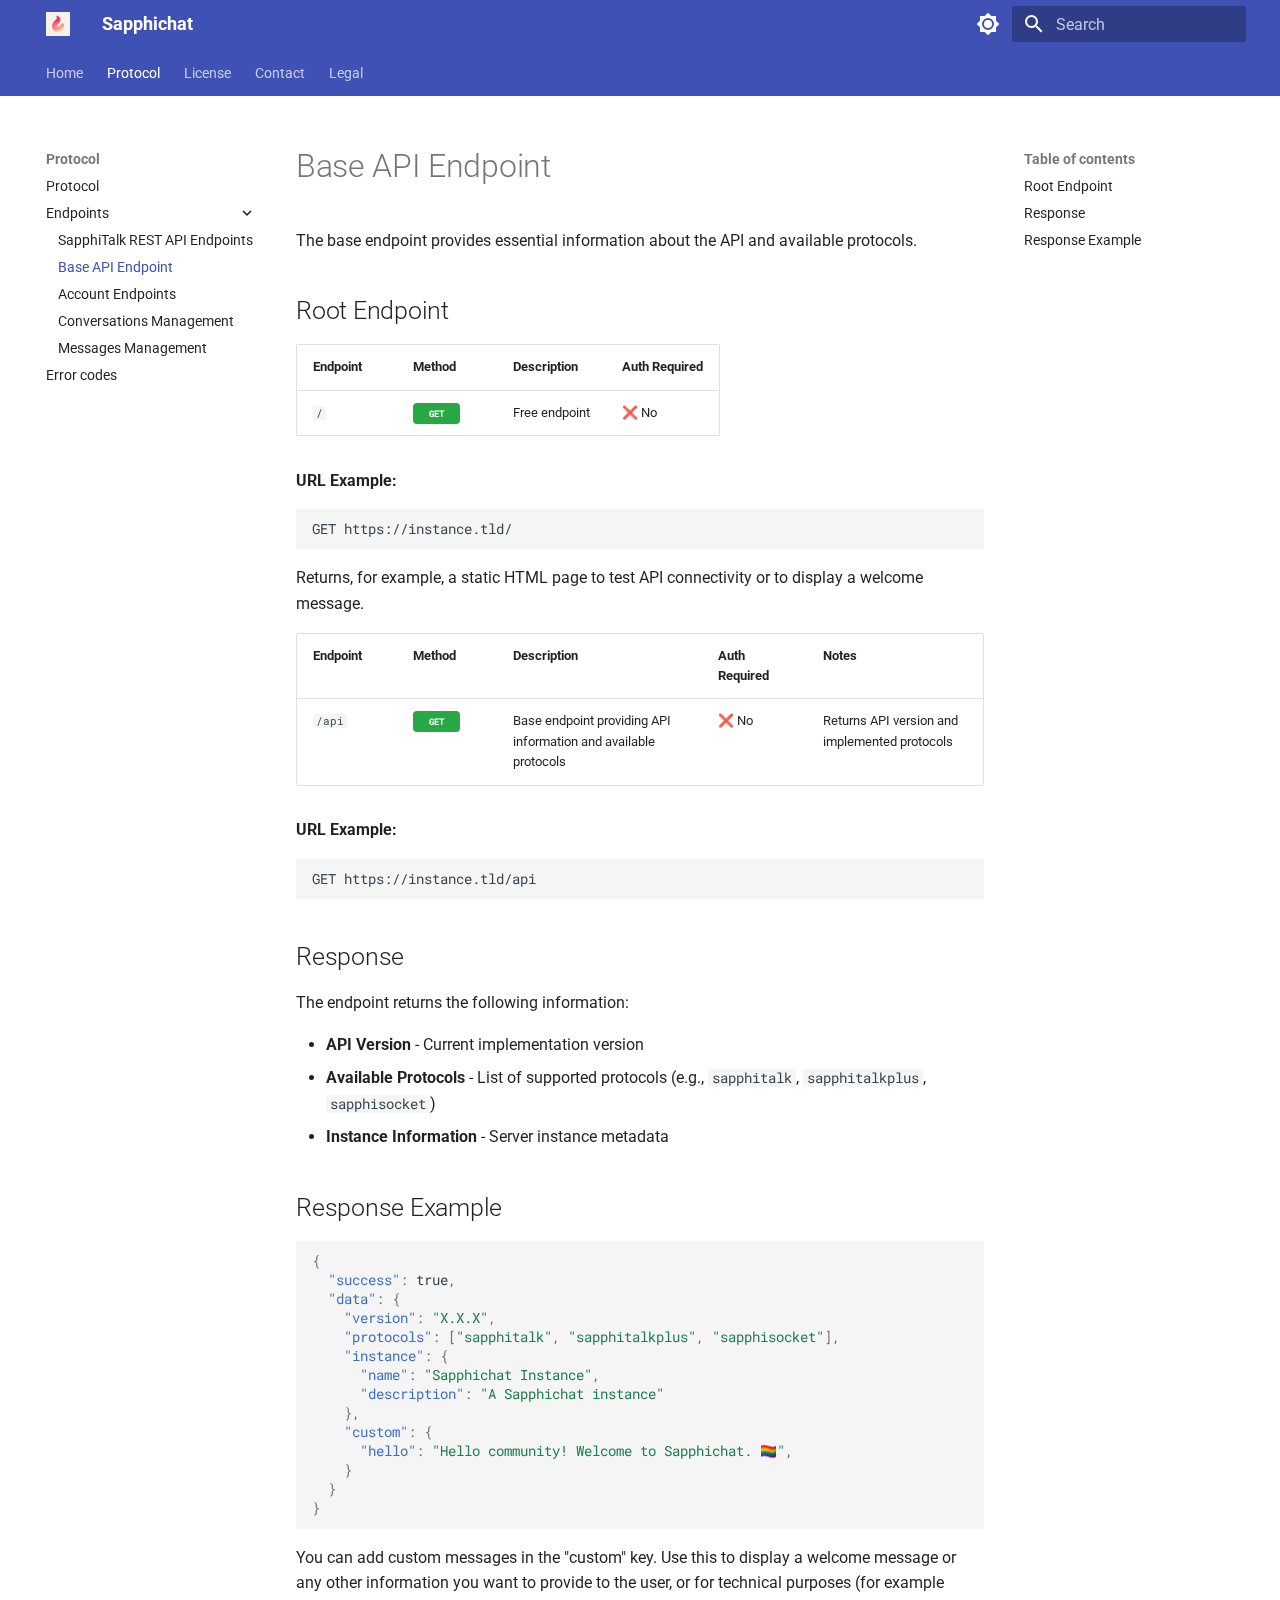
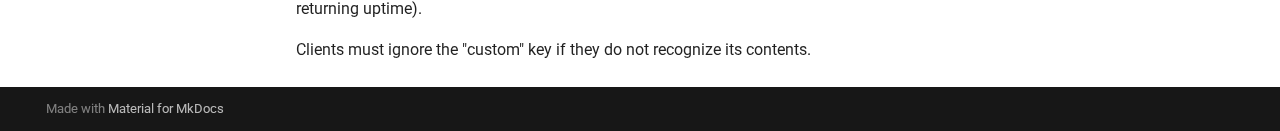
<file: protocol/endpoints/base/index.html>
<!doctype html>
<html lang="en" class="no-js">
  <head>
    
      <meta charset="utf-8">
      <meta name="viewport" content="width=device-width,initial-scale=1">
      
      
      
      
        <link rel="prev" href="../">
      
      
        <link rel="next" href="../authentication/">
      
      
      <link rel="icon" href="../../../img/favicon.ico">
      <meta name="generator" content="mkdocs-1.6.1, mkdocs-material-9.6.16">
    
    
      
        <title>Base API Endpoint - Sapphichat</title>
      
    
    
      <link rel="stylesheet" href="../../../assets/stylesheets/main.7e37652d.min.css">
      
        
        <link rel="stylesheet" href="../../../assets/stylesheets/palette.06af60db.min.css">
      
      


    
    
      
    
    
      
        
        
        <link rel="preconnect" href="https://fonts.gstatic.com" crossorigin>
        <link rel="stylesheet" href="https://fonts.googleapis.com/css?family=Roboto:300,300i,400,400i,700,700i%7CRoboto+Mono:400,400i,700,700i&display=fallback">
        <style>:root{--md-text-font:"Roboto";--md-code-font:"Roboto Mono"}</style>
      
    
    
      <link rel="stylesheet" href="../../../stylesheets/extra.css">
    
    <script>__md_scope=new URL("../../..",location),__md_hash=e=>[...e].reduce(((e,_)=>(e<<5)-e+_.charCodeAt(0)),0),__md_get=(e,_=localStorage,t=__md_scope)=>JSON.parse(_.getItem(t.pathname+"."+e)),__md_set=(e,_,t=localStorage,a=__md_scope)=>{try{t.setItem(a.pathname+"."+e,JSON.stringify(_))}catch(e){}}</script>
    
      

    
    
    
  </head>
  
  
    
    
      
    
    
    
    
    <body dir="ltr" data-md-color-scheme="default" data-md-color-primary="indigo" data-md-color-accent="indigo">
  
    
    <input class="md-toggle" data-md-toggle="drawer" type="checkbox" id="__drawer" autocomplete="off">
    <input class="md-toggle" data-md-toggle="search" type="checkbox" id="__search" autocomplete="off">
    <label class="md-overlay" for="__drawer"></label>
    <div data-md-component="skip">
      
        
        <a href="#base-api-endpoint" class="md-skip">
          Skip to content
        </a>
      
    </div>
    <div data-md-component="announce">
      
    </div>
    
    
      

<header class="md-header" data-md-component="header">
  <nav class="md-header__inner md-grid" aria-label="Header">
    <a href="../../.." title="Sapphichat" class="md-header__button md-logo" aria-label="Sapphichat" data-md-component="logo">
      
  <img src="../../../img/Sapphichat-logo.png" alt="logo">

    </a>
    <label class="md-header__button md-icon" for="__drawer">
      
      <svg xmlns="http://www.w3.org/2000/svg" viewBox="0 0 24 24"><path d="M3 6h18v2H3zm0 5h18v2H3zm0 5h18v2H3z"/></svg>
    </label>
    <div class="md-header__title" data-md-component="header-title">
      <div class="md-header__ellipsis">
        <div class="md-header__topic">
          <span class="md-ellipsis">
            Sapphichat
          </span>
        </div>
        <div class="md-header__topic" data-md-component="header-topic">
          <span class="md-ellipsis">
            
              Base API Endpoint
            
          </span>
        </div>
      </div>
    </div>
    
      
        <form class="md-header__option" data-md-component="palette">
  
    
    
    
    <input class="md-option" data-md-color-media="(prefers-color-scheme: light)" data-md-color-scheme="default" data-md-color-primary="indigo" data-md-color-accent="indigo"  aria-label="Switch to dark mode"  type="radio" name="__palette" id="__palette_0">
    
      <label class="md-header__button md-icon" title="Switch to dark mode" for="__palette_1" hidden>
        <svg xmlns="http://www.w3.org/2000/svg" viewBox="0 0 24 24"><path d="M12 8a4 4 0 0 0-4 4 4 4 0 0 0 4 4 4 4 0 0 0 4-4 4 4 0 0 0-4-4m0 10a6 6 0 0 1-6-6 6 6 0 0 1 6-6 6 6 0 0 1 6 6 6 6 0 0 1-6 6m8-9.31V4h-4.69L12 .69 8.69 4H4v4.69L.69 12 4 15.31V20h4.69L12 23.31 15.31 20H20v-4.69L23.31 12z"/></svg>
      </label>
    
  
    
    
    
    <input class="md-option" data-md-color-media="(prefers-color-scheme: dark)" data-md-color-scheme="slate" data-md-color-primary="indigo" data-md-color-accent="indigo"  aria-label="Switch to light mode"  type="radio" name="__palette" id="__palette_1">
    
      <label class="md-header__button md-icon" title="Switch to light mode" for="__palette_0" hidden>
        <svg xmlns="http://www.w3.org/2000/svg" viewBox="0 0 24 24"><path d="M12 18c-.89 0-1.74-.2-2.5-.55C11.56 16.5 13 14.42 13 12s-1.44-4.5-3.5-5.45C10.26 6.2 11.11 6 12 6a6 6 0 0 1 6 6 6 6 0 0 1-6 6m8-9.31V4h-4.69L12 .69 8.69 4H4v4.69L.69 12 4 15.31V20h4.69L12 23.31 15.31 20H20v-4.69L23.31 12z"/></svg>
      </label>
    
  
</form>
      
    
    
      <script>var palette=__md_get("__palette");if(palette&&palette.color){if("(prefers-color-scheme)"===palette.color.media){var media=matchMedia("(prefers-color-scheme: light)"),input=document.querySelector(media.matches?"[data-md-color-media='(prefers-color-scheme: light)']":"[data-md-color-media='(prefers-color-scheme: dark)']");palette.color.media=input.getAttribute("data-md-color-media"),palette.color.scheme=input.getAttribute("data-md-color-scheme"),palette.color.primary=input.getAttribute("data-md-color-primary"),palette.color.accent=input.getAttribute("data-md-color-accent")}for(var[key,value]of Object.entries(palette.color))document.body.setAttribute("data-md-color-"+key,value)}</script>
    
    
    
      
      
        <label class="md-header__button md-icon" for="__search">
          
          <svg xmlns="http://www.w3.org/2000/svg" viewBox="0 0 24 24"><path d="M9.5 3A6.5 6.5 0 0 1 16 9.5c0 1.61-.59 3.09-1.56 4.23l.27.27h.79l5 5-1.5 1.5-5-5v-.79l-.27-.27A6.52 6.52 0 0 1 9.5 16 6.5 6.5 0 0 1 3 9.5 6.5 6.5 0 0 1 9.5 3m0 2C7 5 5 7 5 9.5S7 14 9.5 14 14 12 14 9.5 12 5 9.5 5"/></svg>
        </label>
        <div class="md-search" data-md-component="search" role="dialog">
  <label class="md-search__overlay" for="__search"></label>
  <div class="md-search__inner" role="search">
    <form class="md-search__form" name="search">
      <input type="text" class="md-search__input" name="query" aria-label="Search" placeholder="Search" autocapitalize="off" autocorrect="off" autocomplete="off" spellcheck="false" data-md-component="search-query" required>
      <label class="md-search__icon md-icon" for="__search">
        
        <svg xmlns="http://www.w3.org/2000/svg" viewBox="0 0 24 24"><path d="M9.5 3A6.5 6.5 0 0 1 16 9.5c0 1.61-.59 3.09-1.56 4.23l.27.27h.79l5 5-1.5 1.5-5-5v-.79l-.27-.27A6.52 6.52 0 0 1 9.5 16 6.5 6.5 0 0 1 3 9.5 6.5 6.5 0 0 1 9.5 3m0 2C7 5 5 7 5 9.5S7 14 9.5 14 14 12 14 9.5 12 5 9.5 5"/></svg>
        
        <svg xmlns="http://www.w3.org/2000/svg" viewBox="0 0 24 24"><path d="M20 11v2H8l5.5 5.5-1.42 1.42L4.16 12l7.92-7.92L13.5 5.5 8 11z"/></svg>
      </label>
      <nav class="md-search__options" aria-label="Search">
        
        <button type="reset" class="md-search__icon md-icon" title="Clear" aria-label="Clear" tabindex="-1">
          
          <svg xmlns="http://www.w3.org/2000/svg" viewBox="0 0 24 24"><path d="M19 6.41 17.59 5 12 10.59 6.41 5 5 6.41 10.59 12 5 17.59 6.41 19 12 13.41 17.59 19 19 17.59 13.41 12z"/></svg>
        </button>
      </nav>
      
    </form>
    <div class="md-search__output">
      <div class="md-search__scrollwrap" tabindex="0" data-md-scrollfix>
        <div class="md-search-result" data-md-component="search-result">
          <div class="md-search-result__meta">
            Initializing search
          </div>
          <ol class="md-search-result__list" role="presentation"></ol>
        </div>
      </div>
    </div>
  </div>
</div>
      
    
    
  </nav>
  
</header>
    
    <div class="md-container" data-md-component="container">
      
      
        
          
            
<nav class="md-tabs" aria-label="Tabs" data-md-component="tabs">
  <div class="md-grid">
    <ul class="md-tabs__list">
      
        
  
  
  
  
    <li class="md-tabs__item">
      <a href="../../.." class="md-tabs__link">
        
  
  
    
  
  Home

      </a>
    </li>
  

      
        
  
  
  
    
  
  
    
    
      <li class="md-tabs__item md-tabs__item--active">
        <a href="../../" class="md-tabs__link">
          
  
  
  Protocol

        </a>
      </li>
    
  

      
        
  
  
  
  
    <li class="md-tabs__item">
      <a href="../../../license/" class="md-tabs__link">
        
  
  
    
  
  License

      </a>
    </li>
  

      
        
  
  
  
  
    <li class="md-tabs__item">
      <a href="../../../contact/" class="md-tabs__link">
        
  
  
    
  
  Contact

      </a>
    </li>
  

      
        
  
  
  
  
    
    
      <li class="md-tabs__item">
        <a href="../../../legal/terms/" class="md-tabs__link">
          
  
  
  Legal

        </a>
      </li>
    
  

      
    </ul>
  </div>
</nav>
          
        
      
      <main class="md-main" data-md-component="main">
        <div class="md-main__inner md-grid">
          
            
              
              <div class="md-sidebar md-sidebar--primary" data-md-component="sidebar" data-md-type="navigation" >
                <div class="md-sidebar__scrollwrap">
                  <div class="md-sidebar__inner">
                    


  


<nav class="md-nav md-nav--primary md-nav--lifted" aria-label="Navigation" data-md-level="0">
  <label class="md-nav__title" for="__drawer">
    <a href="../../.." title="Sapphichat" class="md-nav__button md-logo" aria-label="Sapphichat" data-md-component="logo">
      
  <img src="../../../img/Sapphichat-logo.png" alt="logo">

    </a>
    Sapphichat
  </label>
  
  <ul class="md-nav__list" data-md-scrollfix>
    
      
      
  
  
  
  
    <li class="md-nav__item">
      <a href="../../.." class="md-nav__link">
        
  
  
  <span class="md-ellipsis">
    Home
    
  </span>
  

      </a>
    </li>
  

    
      
      
  
  
    
  
  
  
    
    
    
    
      
        
        
      
      
    
    
    <li class="md-nav__item md-nav__item--active md-nav__item--section md-nav__item--nested">
      
        
        
        <input class="md-nav__toggle md-toggle " type="checkbox" id="__nav_2" checked>
        
          
          <label class="md-nav__link" for="__nav_2" id="__nav_2_label" tabindex="">
            
  
  
  <span class="md-ellipsis">
    Protocol
    
  </span>
  

            <span class="md-nav__icon md-icon"></span>
          </label>
        
        <nav class="md-nav" data-md-level="1" aria-labelledby="__nav_2_label" aria-expanded="true">
          <label class="md-nav__title" for="__nav_2">
            <span class="md-nav__icon md-icon"></span>
            Protocol
          </label>
          <ul class="md-nav__list" data-md-scrollfix>
            
              
                
  
  
  
  
    <li class="md-nav__item">
      <a href="../../" class="md-nav__link">
        
  
  
  <span class="md-ellipsis">
    Protocol
    
  </span>
  

      </a>
    </li>
  

              
            
              
                
  
  
    
  
  
  
    
    
    
    
      
      
    
    
    <li class="md-nav__item md-nav__item--active md-nav__item--nested">
      
        
        
        <input class="md-nav__toggle md-toggle " type="checkbox" id="__nav_2_2" checked>
        
          
          <label class="md-nav__link" for="__nav_2_2" id="__nav_2_2_label" tabindex="0">
            
  
  
  <span class="md-ellipsis">
    Endpoints
    
  </span>
  

            <span class="md-nav__icon md-icon"></span>
          </label>
        
        <nav class="md-nav" data-md-level="2" aria-labelledby="__nav_2_2_label" aria-expanded="true">
          <label class="md-nav__title" for="__nav_2_2">
            <span class="md-nav__icon md-icon"></span>
            Endpoints
          </label>
          <ul class="md-nav__list" data-md-scrollfix>
            
              
                
  
  
  
  
    <li class="md-nav__item">
      <a href="../" class="md-nav__link">
        
  
  
  <span class="md-ellipsis">
    SapphiTalk REST API Endpoints
    
  </span>
  

      </a>
    </li>
  

              
            
              
                
  
  
    
  
  
  
    <li class="md-nav__item md-nav__item--active">
      
      <input class="md-nav__toggle md-toggle" type="checkbox" id="__toc">
      
      
        
      
      
        <label class="md-nav__link md-nav__link--active" for="__toc">
          
  
  
  <span class="md-ellipsis">
    Base API Endpoint
    
  </span>
  

          <span class="md-nav__icon md-icon"></span>
        </label>
      
      <a href="./" class="md-nav__link md-nav__link--active">
        
  
  
  <span class="md-ellipsis">
    Base API Endpoint
    
  </span>
  

      </a>
      
        

<nav class="md-nav md-nav--secondary" aria-label="Table of contents">
  
  
  
    
  
  
    <label class="md-nav__title" for="__toc">
      <span class="md-nav__icon md-icon"></span>
      Table of contents
    </label>
    <ul class="md-nav__list" data-md-component="toc" data-md-scrollfix>
      
        <li class="md-nav__item">
  <a href="#root-endpoint" class="md-nav__link">
    <span class="md-ellipsis">
      Root Endpoint
    </span>
  </a>
  
</li>
      
        <li class="md-nav__item">
  <a href="#response" class="md-nav__link">
    <span class="md-ellipsis">
      Response
    </span>
  </a>
  
</li>
      
        <li class="md-nav__item">
  <a href="#response-example" class="md-nav__link">
    <span class="md-ellipsis">
      Response Example
    </span>
  </a>
  
</li>
      
    </ul>
  
</nav>
      
    </li>
  

              
            
              
                
  
  
  
  
    <li class="md-nav__item">
      <a href="../authentication/" class="md-nav__link">
        
  
  
  <span class="md-ellipsis">
    Account Endpoints
    
  </span>
  

      </a>
    </li>
  

              
            
              
                
  
  
  
  
    <li class="md-nav__item">
      <a href="../conversations/" class="md-nav__link">
        
  
  
  <span class="md-ellipsis">
    Conversations Management
    
  </span>
  

      </a>
    </li>
  

              
            
              
                
  
  
  
  
    <li class="md-nav__item">
      <a href="../messages/" class="md-nav__link">
        
  
  
  <span class="md-ellipsis">
    Messages Management
    
  </span>
  

      </a>
    </li>
  

              
            
          </ul>
        </nav>
      
    </li>
  

              
            
              
                
  
  
  
  
    <li class="md-nav__item">
      <a href="../../error-codes/" class="md-nav__link">
        
  
  
  <span class="md-ellipsis">
    Error codes
    
  </span>
  

      </a>
    </li>
  

              
            
          </ul>
        </nav>
      
    </li>
  

    
      
      
  
  
  
  
    <li class="md-nav__item">
      <a href="../../../license/" class="md-nav__link">
        
  
  
  <span class="md-ellipsis">
    License
    
  </span>
  

      </a>
    </li>
  

    
      
      
  
  
  
  
    <li class="md-nav__item">
      <a href="../../../contact/" class="md-nav__link">
        
  
  
  <span class="md-ellipsis">
    Contact
    
  </span>
  

      </a>
    </li>
  

    
      
      
  
  
  
  
    
    
    
    
      
      
    
    
    <li class="md-nav__item md-nav__item--nested">
      
        
        
          
        
        <input class="md-nav__toggle md-toggle md-toggle--indeterminate" type="checkbox" id="__nav_5" >
        
          
          <label class="md-nav__link" for="__nav_5" id="__nav_5_label" tabindex="0">
            
  
  
  <span class="md-ellipsis">
    Legal
    
  </span>
  

            <span class="md-nav__icon md-icon"></span>
          </label>
        
        <nav class="md-nav" data-md-level="1" aria-labelledby="__nav_5_label" aria-expanded="false">
          <label class="md-nav__title" for="__nav_5">
            <span class="md-nav__icon md-icon"></span>
            Legal
          </label>
          <ul class="md-nav__list" data-md-scrollfix>
            
              
                
  
  
  
  
    <li class="md-nav__item">
      <a href="../../../legal/terms/" class="md-nav__link">
        
  
  
  <span class="md-ellipsis">
    Responsibility Disclaimer
    
  </span>
  

      </a>
    </li>
  

              
            
              
                
  
  
  
  
    <li class="md-nav__item">
      <a href="../../../legal/privacy/" class="md-nav__link">
        
  
  
  <span class="md-ellipsis">
    Privacy Policy
    
  </span>
  

      </a>
    </li>
  

              
            
          </ul>
        </nav>
      
    </li>
  

    
  </ul>
</nav>
                  </div>
                </div>
              </div>
            
            
              
              <div class="md-sidebar md-sidebar--secondary" data-md-component="sidebar" data-md-type="toc" >
                <div class="md-sidebar__scrollwrap">
                  <div class="md-sidebar__inner">
                    

<nav class="md-nav md-nav--secondary" aria-label="Table of contents">
  
  
  
    
  
  
    <label class="md-nav__title" for="__toc">
      <span class="md-nav__icon md-icon"></span>
      Table of contents
    </label>
    <ul class="md-nav__list" data-md-component="toc" data-md-scrollfix>
      
        <li class="md-nav__item">
  <a href="#root-endpoint" class="md-nav__link">
    <span class="md-ellipsis">
      Root Endpoint
    </span>
  </a>
  
</li>
      
        <li class="md-nav__item">
  <a href="#response" class="md-nav__link">
    <span class="md-ellipsis">
      Response
    </span>
  </a>
  
</li>
      
        <li class="md-nav__item">
  <a href="#response-example" class="md-nav__link">
    <span class="md-ellipsis">
      Response Example
    </span>
  </a>
  
</li>
      
    </ul>
  
</nav>
                  </div>
                </div>
              </div>
            
          
          
            <div class="md-content" data-md-component="content">
              <article class="md-content__inner md-typeset">
                
                  



<h1 id="base-api-endpoint">Base API Endpoint</h1>
<p>The base endpoint provides essential information about the API and available protocols.</p>
<h2 id="root-endpoint">Root Endpoint</h2>
<table>
<thead>
<tr>
<th>Endpoint</th>
<th>Method</th>
<th>Description</th>
<th>Auth Required</th>
</tr>
</thead>
<tbody>
<tr>
<td><code>/</code></td>
<td><span class="method-get"><code>GET</code></span></td>
<td>Free endpoint</td>
<td>❌ No</td>
</tr>
</tbody>
</table>
<p><strong>URL Example:</strong>
<div class="highlight"><pre><span></span><code><a id="__codelineno-0-1" name="__codelineno-0-1" href="#__codelineno-0-1"></a>GET https://instance.tld/
</code></pre></div></p>
<p>Returns, for example, a static HTML page to test API connectivity or to display a welcome message.</p>
<table>
<thead>
<tr>
<th>Endpoint</th>
<th>Method</th>
<th>Description</th>
<th>Auth Required</th>
<th>Notes</th>
</tr>
</thead>
<tbody>
<tr>
<td><code>/api</code></td>
<td><span class="method-get"><code>GET</code></span></td>
<td>Base endpoint providing API information and available protocols</td>
<td>❌ No</td>
<td>Returns API version and implemented protocols</td>
</tr>
</tbody>
</table>
<p><strong>URL Example:</strong>
<div class="highlight"><pre><span></span><code><a id="__codelineno-1-1" name="__codelineno-1-1" href="#__codelineno-1-1"></a>GET https://instance.tld/api
</code></pre></div></p>
<h2 id="response">Response</h2>
<p>The endpoint returns the following information:</p>
<ul>
<li><strong>API Version</strong> - Current implementation version</li>
<li><strong>Available Protocols</strong> - List of supported protocols (e.g., <code>sapphitalk</code>, <code>sapphitalkplus</code>, <code>sapphisocket</code>)</li>
<li><strong>Instance Information</strong> - Server instance metadata</li>
</ul>
<h2 id="response-example">Response Example</h2>
<div class="highlight"><pre><span></span><code><a id="__codelineno-2-1" name="__codelineno-2-1" href="#__codelineno-2-1"></a><span class="p">{</span>
<a id="__codelineno-2-2" name="__codelineno-2-2" href="#__codelineno-2-2"></a><span class="w">  </span><span class="nt">&quot;success&quot;</span><span class="p">:</span><span class="w"> </span><span class="kc">true</span><span class="p">,</span>
<a id="__codelineno-2-3" name="__codelineno-2-3" href="#__codelineno-2-3"></a><span class="w">  </span><span class="nt">&quot;data&quot;</span><span class="p">:</span><span class="w"> </span><span class="p">{</span>
<a id="__codelineno-2-4" name="__codelineno-2-4" href="#__codelineno-2-4"></a><span class="w">    </span><span class="nt">&quot;version&quot;</span><span class="p">:</span><span class="w"> </span><span class="s2">&quot;X.X.X&quot;</span><span class="p">,</span>
<a id="__codelineno-2-5" name="__codelineno-2-5" href="#__codelineno-2-5"></a><span class="w">    </span><span class="nt">&quot;protocols&quot;</span><span class="p">:</span><span class="w"> </span><span class="p">[</span><span class="s2">&quot;sapphitalk&quot;</span><span class="p">,</span><span class="w"> </span><span class="s2">&quot;sapphitalkplus&quot;</span><span class="p">,</span><span class="w"> </span><span class="s2">&quot;sapphisocket&quot;</span><span class="p">],</span>
<a id="__codelineno-2-6" name="__codelineno-2-6" href="#__codelineno-2-6"></a><span class="w">    </span><span class="nt">&quot;instance&quot;</span><span class="p">:</span><span class="w"> </span><span class="p">{</span>
<a id="__codelineno-2-7" name="__codelineno-2-7" href="#__codelineno-2-7"></a><span class="w">      </span><span class="nt">&quot;name&quot;</span><span class="p">:</span><span class="w"> </span><span class="s2">&quot;Sapphichat Instance&quot;</span><span class="p">,</span>
<a id="__codelineno-2-8" name="__codelineno-2-8" href="#__codelineno-2-8"></a><span class="w">      </span><span class="nt">&quot;description&quot;</span><span class="p">:</span><span class="w"> </span><span class="s2">&quot;A Sapphichat instance&quot;</span>
<a id="__codelineno-2-9" name="__codelineno-2-9" href="#__codelineno-2-9"></a><span class="w">    </span><span class="p">},</span>
<a id="__codelineno-2-10" name="__codelineno-2-10" href="#__codelineno-2-10"></a><span class="w">    </span><span class="nt">&quot;custom&quot;</span><span class="p">:</span><span class="w"> </span><span class="p">{</span>
<a id="__codelineno-2-11" name="__codelineno-2-11" href="#__codelineno-2-11"></a><span class="w">      </span><span class="nt">&quot;hello&quot;</span><span class="p">:</span><span class="w"> </span><span class="s2">&quot;Hello community! Welcome to Sapphichat. 🏳️‍🌈&quot;</span><span class="p">,</span>
<a id="__codelineno-2-12" name="__codelineno-2-12" href="#__codelineno-2-12"></a><span class="w">    </span><span class="p">}</span>
<a id="__codelineno-2-13" name="__codelineno-2-13" href="#__codelineno-2-13"></a><span class="w">  </span><span class="p">}</span>
<a id="__codelineno-2-14" name="__codelineno-2-14" href="#__codelineno-2-14"></a><span class="p">}</span>
</code></pre></div>
<p>You can add custom messages in the "custom" key. Use this to display a welcome message or any other information you want to provide to the user, or for technical purposes (for example returning uptime).</p>
<p>Clients must ignore the "custom" key if they do not recognize its contents.</p>












                
              </article>
            </div>
          
          
<script>var target=document.getElementById(location.hash.slice(1));target&&target.name&&(target.checked=target.name.startsWith("__tabbed_"))</script>
        </div>
        
      </main>
      
        <footer class="md-footer">
  
  <div class="md-footer-meta md-typeset">
    <div class="md-footer-meta__inner md-grid">
      <div class="md-copyright">
  
  
    Made with
    <a href="https://squidfunk.github.io/mkdocs-material/" target="_blank" rel="noopener">
      Material for MkDocs
    </a>
  
</div>
      
    </div>
  </div>
</footer>
      
    </div>
    <div class="md-dialog" data-md-component="dialog">
      <div class="md-dialog__inner md-typeset"></div>
    </div>
    
    
    
      
      <script id="__config" type="application/json">{"base": "../../..", "features": ["navigation.tabs", "navigation.instant", "navigation.expand"], "search": "../../../assets/javascripts/workers/search.d50fe291.min.js", "tags": null, "translations": {"clipboard.copied": "Copied to clipboard", "clipboard.copy": "Copy to clipboard", "search.result.more.one": "1 more on this page", "search.result.more.other": "# more on this page", "search.result.none": "No matching documents", "search.result.one": "1 matching document", "search.result.other": "# matching documents", "search.result.placeholder": "Type to start searching", "search.result.term.missing": "Missing", "select.version": "Select version"}, "version": null}</script>
    
    
      <script src="../../../assets/javascripts/bundle.50899def.min.js"></script>
      
    
  </body>
</html>
</file>
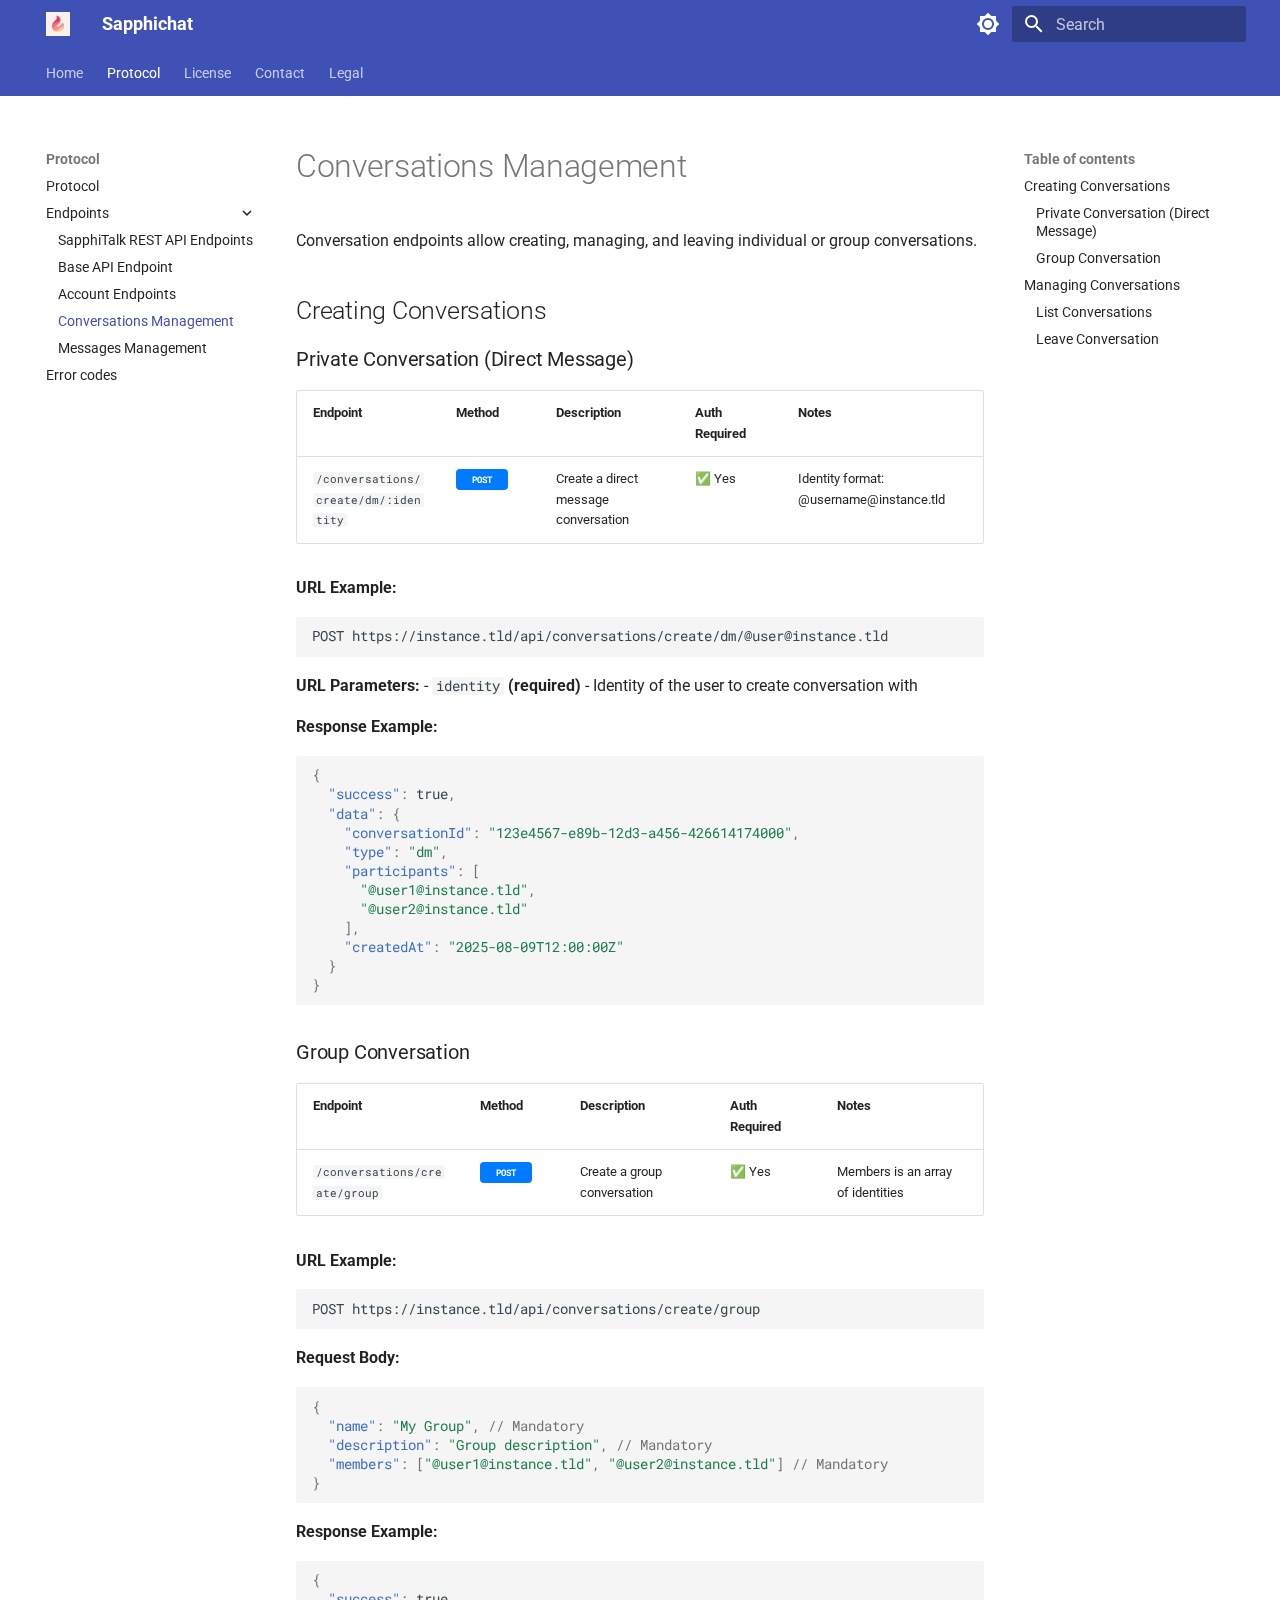
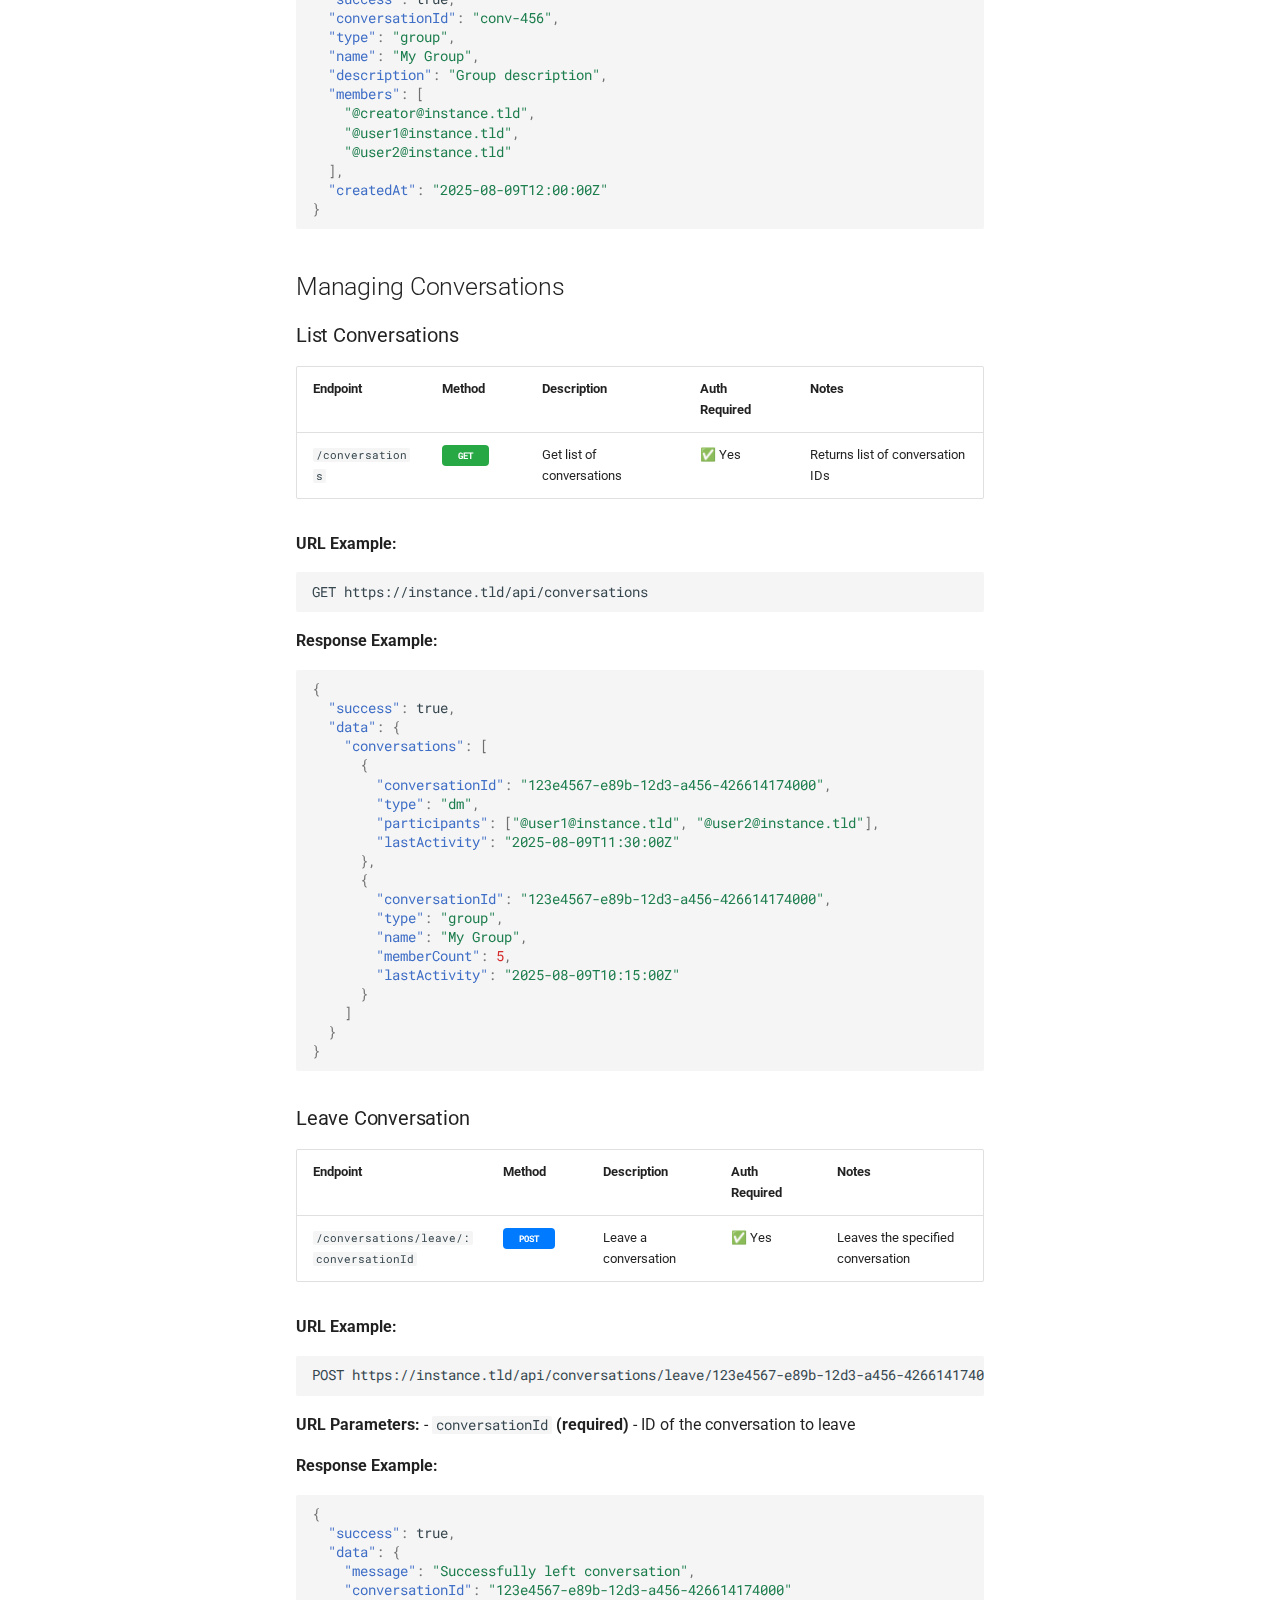
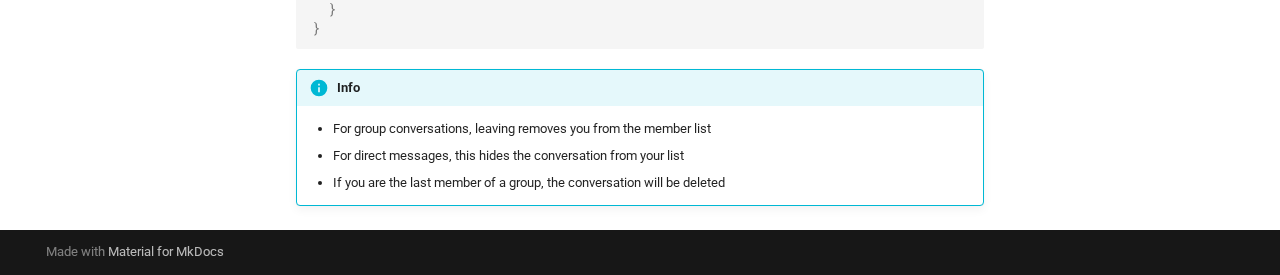
<file: protocol/endpoints/conversations/index.html>
<!doctype html>
<html lang="en" class="no-js">
  <head>
    
      <meta charset="utf-8">
      <meta name="viewport" content="width=device-width,initial-scale=1">
      
      
      
      
        <link rel="prev" href="../authentication/">
      
      
        <link rel="next" href="../messages/">
      
      
      <link rel="icon" href="../../../img/favicon.ico">
      <meta name="generator" content="mkdocs-1.6.1, mkdocs-material-9.6.16">
    
    
      
        <title>Conversations Management - Sapphichat</title>
      
    
    
      <link rel="stylesheet" href="../../../assets/stylesheets/main.7e37652d.min.css">
      
        
        <link rel="stylesheet" href="../../../assets/stylesheets/palette.06af60db.min.css">
      
      


    
    
      
    
    
      
        
        
        <link rel="preconnect" href="https://fonts.gstatic.com" crossorigin>
        <link rel="stylesheet" href="https://fonts.googleapis.com/css?family=Roboto:300,300i,400,400i,700,700i%7CRoboto+Mono:400,400i,700,700i&display=fallback">
        <style>:root{--md-text-font:"Roboto";--md-code-font:"Roboto Mono"}</style>
      
    
    
      <link rel="stylesheet" href="../../../stylesheets/extra.css">
    
    <script>__md_scope=new URL("../../..",location),__md_hash=e=>[...e].reduce(((e,_)=>(e<<5)-e+_.charCodeAt(0)),0),__md_get=(e,_=localStorage,t=__md_scope)=>JSON.parse(_.getItem(t.pathname+"."+e)),__md_set=(e,_,t=localStorage,a=__md_scope)=>{try{t.setItem(a.pathname+"."+e,JSON.stringify(_))}catch(e){}}</script>
    
      

    
    
    
  </head>
  
  
    
    
      
    
    
    
    
    <body dir="ltr" data-md-color-scheme="default" data-md-color-primary="indigo" data-md-color-accent="indigo">
  
    
    <input class="md-toggle" data-md-toggle="drawer" type="checkbox" id="__drawer" autocomplete="off">
    <input class="md-toggle" data-md-toggle="search" type="checkbox" id="__search" autocomplete="off">
    <label class="md-overlay" for="__drawer"></label>
    <div data-md-component="skip">
      
        
        <a href="#conversations-management" class="md-skip">
          Skip to content
        </a>
      
    </div>
    <div data-md-component="announce">
      
    </div>
    
    
      

<header class="md-header" data-md-component="header">
  <nav class="md-header__inner md-grid" aria-label="Header">
    <a href="../../.." title="Sapphichat" class="md-header__button md-logo" aria-label="Sapphichat" data-md-component="logo">
      
  <img src="../../../img/Sapphichat-logo.png" alt="logo">

    </a>
    <label class="md-header__button md-icon" for="__drawer">
      
      <svg xmlns="http://www.w3.org/2000/svg" viewBox="0 0 24 24"><path d="M3 6h18v2H3zm0 5h18v2H3zm0 5h18v2H3z"/></svg>
    </label>
    <div class="md-header__title" data-md-component="header-title">
      <div class="md-header__ellipsis">
        <div class="md-header__topic">
          <span class="md-ellipsis">
            Sapphichat
          </span>
        </div>
        <div class="md-header__topic" data-md-component="header-topic">
          <span class="md-ellipsis">
            
              Conversations Management
            
          </span>
        </div>
      </div>
    </div>
    
      
        <form class="md-header__option" data-md-component="palette">
  
    
    
    
    <input class="md-option" data-md-color-media="(prefers-color-scheme: light)" data-md-color-scheme="default" data-md-color-primary="indigo" data-md-color-accent="indigo"  aria-label="Switch to dark mode"  type="radio" name="__palette" id="__palette_0">
    
      <label class="md-header__button md-icon" title="Switch to dark mode" for="__palette_1" hidden>
        <svg xmlns="http://www.w3.org/2000/svg" viewBox="0 0 24 24"><path d="M12 8a4 4 0 0 0-4 4 4 4 0 0 0 4 4 4 4 0 0 0 4-4 4 4 0 0 0-4-4m0 10a6 6 0 0 1-6-6 6 6 0 0 1 6-6 6 6 0 0 1 6 6 6 6 0 0 1-6 6m8-9.31V4h-4.69L12 .69 8.69 4H4v4.69L.69 12 4 15.31V20h4.69L12 23.31 15.31 20H20v-4.69L23.31 12z"/></svg>
      </label>
    
  
    
    
    
    <input class="md-option" data-md-color-media="(prefers-color-scheme: dark)" data-md-color-scheme="slate" data-md-color-primary="indigo" data-md-color-accent="indigo"  aria-label="Switch to light mode"  type="radio" name="__palette" id="__palette_1">
    
      <label class="md-header__button md-icon" title="Switch to light mode" for="__palette_0" hidden>
        <svg xmlns="http://www.w3.org/2000/svg" viewBox="0 0 24 24"><path d="M12 18c-.89 0-1.74-.2-2.5-.55C11.56 16.5 13 14.42 13 12s-1.44-4.5-3.5-5.45C10.26 6.2 11.11 6 12 6a6 6 0 0 1 6 6 6 6 0 0 1-6 6m8-9.31V4h-4.69L12 .69 8.69 4H4v4.69L.69 12 4 15.31V20h4.69L12 23.31 15.31 20H20v-4.69L23.31 12z"/></svg>
      </label>
    
  
</form>
      
    
    
      <script>var palette=__md_get("__palette");if(palette&&palette.color){if("(prefers-color-scheme)"===palette.color.media){var media=matchMedia("(prefers-color-scheme: light)"),input=document.querySelector(media.matches?"[data-md-color-media='(prefers-color-scheme: light)']":"[data-md-color-media='(prefers-color-scheme: dark)']");palette.color.media=input.getAttribute("data-md-color-media"),palette.color.scheme=input.getAttribute("data-md-color-scheme"),palette.color.primary=input.getAttribute("data-md-color-primary"),palette.color.accent=input.getAttribute("data-md-color-accent")}for(var[key,value]of Object.entries(palette.color))document.body.setAttribute("data-md-color-"+key,value)}</script>
    
    
    
      
      
        <label class="md-header__button md-icon" for="__search">
          
          <svg xmlns="http://www.w3.org/2000/svg" viewBox="0 0 24 24"><path d="M9.5 3A6.5 6.5 0 0 1 16 9.5c0 1.61-.59 3.09-1.56 4.23l.27.27h.79l5 5-1.5 1.5-5-5v-.79l-.27-.27A6.52 6.52 0 0 1 9.5 16 6.5 6.5 0 0 1 3 9.5 6.5 6.5 0 0 1 9.5 3m0 2C7 5 5 7 5 9.5S7 14 9.5 14 14 12 14 9.5 12 5 9.5 5"/></svg>
        </label>
        <div class="md-search" data-md-component="search" role="dialog">
  <label class="md-search__overlay" for="__search"></label>
  <div class="md-search__inner" role="search">
    <form class="md-search__form" name="search">
      <input type="text" class="md-search__input" name="query" aria-label="Search" placeholder="Search" autocapitalize="off" autocorrect="off" autocomplete="off" spellcheck="false" data-md-component="search-query" required>
      <label class="md-search__icon md-icon" for="__search">
        
        <svg xmlns="http://www.w3.org/2000/svg" viewBox="0 0 24 24"><path d="M9.5 3A6.5 6.5 0 0 1 16 9.5c0 1.61-.59 3.09-1.56 4.23l.27.27h.79l5 5-1.5 1.5-5-5v-.79l-.27-.27A6.52 6.52 0 0 1 9.5 16 6.5 6.5 0 0 1 3 9.5 6.5 6.5 0 0 1 9.5 3m0 2C7 5 5 7 5 9.5S7 14 9.5 14 14 12 14 9.5 12 5 9.5 5"/></svg>
        
        <svg xmlns="http://www.w3.org/2000/svg" viewBox="0 0 24 24"><path d="M20 11v2H8l5.5 5.5-1.42 1.42L4.16 12l7.92-7.92L13.5 5.5 8 11z"/></svg>
      </label>
      <nav class="md-search__options" aria-label="Search">
        
        <button type="reset" class="md-search__icon md-icon" title="Clear" aria-label="Clear" tabindex="-1">
          
          <svg xmlns="http://www.w3.org/2000/svg" viewBox="0 0 24 24"><path d="M19 6.41 17.59 5 12 10.59 6.41 5 5 6.41 10.59 12 5 17.59 6.41 19 12 13.41 17.59 19 19 17.59 13.41 12z"/></svg>
        </button>
      </nav>
      
    </form>
    <div class="md-search__output">
      <div class="md-search__scrollwrap" tabindex="0" data-md-scrollfix>
        <div class="md-search-result" data-md-component="search-result">
          <div class="md-search-result__meta">
            Initializing search
          </div>
          <ol class="md-search-result__list" role="presentation"></ol>
        </div>
      </div>
    </div>
  </div>
</div>
      
    
    
  </nav>
  
</header>
    
    <div class="md-container" data-md-component="container">
      
      
        
          
            
<nav class="md-tabs" aria-label="Tabs" data-md-component="tabs">
  <div class="md-grid">
    <ul class="md-tabs__list">
      
        
  
  
  
  
    <li class="md-tabs__item">
      <a href="../../.." class="md-tabs__link">
        
  
  
    
  
  Home

      </a>
    </li>
  

      
        
  
  
  
    
  
  
    
    
      <li class="md-tabs__item md-tabs__item--active">
        <a href="../../" class="md-tabs__link">
          
  
  
  Protocol

        </a>
      </li>
    
  

      
        
  
  
  
  
    <li class="md-tabs__item">
      <a href="../../../license/" class="md-tabs__link">
        
  
  
    
  
  License

      </a>
    </li>
  

      
        
  
  
  
  
    <li class="md-tabs__item">
      <a href="../../../contact/" class="md-tabs__link">
        
  
  
    
  
  Contact

      </a>
    </li>
  

      
        
  
  
  
  
    
    
      <li class="md-tabs__item">
        <a href="../../../legal/terms/" class="md-tabs__link">
          
  
  
  Legal

        </a>
      </li>
    
  

      
    </ul>
  </div>
</nav>
          
        
      
      <main class="md-main" data-md-component="main">
        <div class="md-main__inner md-grid">
          
            
              
              <div class="md-sidebar md-sidebar--primary" data-md-component="sidebar" data-md-type="navigation" >
                <div class="md-sidebar__scrollwrap">
                  <div class="md-sidebar__inner">
                    


  


<nav class="md-nav md-nav--primary md-nav--lifted" aria-label="Navigation" data-md-level="0">
  <label class="md-nav__title" for="__drawer">
    <a href="../../.." title="Sapphichat" class="md-nav__button md-logo" aria-label="Sapphichat" data-md-component="logo">
      
  <img src="../../../img/Sapphichat-logo.png" alt="logo">

    </a>
    Sapphichat
  </label>
  
  <ul class="md-nav__list" data-md-scrollfix>
    
      
      
  
  
  
  
    <li class="md-nav__item">
      <a href="../../.." class="md-nav__link">
        
  
  
  <span class="md-ellipsis">
    Home
    
  </span>
  

      </a>
    </li>
  

    
      
      
  
  
    
  
  
  
    
    
    
    
      
        
        
      
      
    
    
    <li class="md-nav__item md-nav__item--active md-nav__item--section md-nav__item--nested">
      
        
        
        <input class="md-nav__toggle md-toggle " type="checkbox" id="__nav_2" checked>
        
          
          <label class="md-nav__link" for="__nav_2" id="__nav_2_label" tabindex="">
            
  
  
  <span class="md-ellipsis">
    Protocol
    
  </span>
  

            <span class="md-nav__icon md-icon"></span>
          </label>
        
        <nav class="md-nav" data-md-level="1" aria-labelledby="__nav_2_label" aria-expanded="true">
          <label class="md-nav__title" for="__nav_2">
            <span class="md-nav__icon md-icon"></span>
            Protocol
          </label>
          <ul class="md-nav__list" data-md-scrollfix>
            
              
                
  
  
  
  
    <li class="md-nav__item">
      <a href="../../" class="md-nav__link">
        
  
  
  <span class="md-ellipsis">
    Protocol
    
  </span>
  

      </a>
    </li>
  

              
            
              
                
  
  
    
  
  
  
    
    
    
    
      
      
    
    
    <li class="md-nav__item md-nav__item--active md-nav__item--nested">
      
        
        
        <input class="md-nav__toggle md-toggle " type="checkbox" id="__nav_2_2" checked>
        
          
          <label class="md-nav__link" for="__nav_2_2" id="__nav_2_2_label" tabindex="0">
            
  
  
  <span class="md-ellipsis">
    Endpoints
    
  </span>
  

            <span class="md-nav__icon md-icon"></span>
          </label>
        
        <nav class="md-nav" data-md-level="2" aria-labelledby="__nav_2_2_label" aria-expanded="true">
          <label class="md-nav__title" for="__nav_2_2">
            <span class="md-nav__icon md-icon"></span>
            Endpoints
          </label>
          <ul class="md-nav__list" data-md-scrollfix>
            
              
                
  
  
  
  
    <li class="md-nav__item">
      <a href="../" class="md-nav__link">
        
  
  
  <span class="md-ellipsis">
    SapphiTalk REST API Endpoints
    
  </span>
  

      </a>
    </li>
  

              
            
              
                
  
  
  
  
    <li class="md-nav__item">
      <a href="../base/" class="md-nav__link">
        
  
  
  <span class="md-ellipsis">
    Base API Endpoint
    
  </span>
  

      </a>
    </li>
  

              
            
              
                
  
  
  
  
    <li class="md-nav__item">
      <a href="../authentication/" class="md-nav__link">
        
  
  
  <span class="md-ellipsis">
    Account Endpoints
    
  </span>
  

      </a>
    </li>
  

              
            
              
                
  
  
    
  
  
  
    <li class="md-nav__item md-nav__item--active">
      
      <input class="md-nav__toggle md-toggle" type="checkbox" id="__toc">
      
      
        
      
      
        <label class="md-nav__link md-nav__link--active" for="__toc">
          
  
  
  <span class="md-ellipsis">
    Conversations Management
    
  </span>
  

          <span class="md-nav__icon md-icon"></span>
        </label>
      
      <a href="./" class="md-nav__link md-nav__link--active">
        
  
  
  <span class="md-ellipsis">
    Conversations Management
    
  </span>
  

      </a>
      
        

<nav class="md-nav md-nav--secondary" aria-label="Table of contents">
  
  
  
    
  
  
    <label class="md-nav__title" for="__toc">
      <span class="md-nav__icon md-icon"></span>
      Table of contents
    </label>
    <ul class="md-nav__list" data-md-component="toc" data-md-scrollfix>
      
        <li class="md-nav__item">
  <a href="#creating-conversations" class="md-nav__link">
    <span class="md-ellipsis">
      Creating Conversations
    </span>
  </a>
  
    <nav class="md-nav" aria-label="Creating Conversations">
      <ul class="md-nav__list">
        
          <li class="md-nav__item">
  <a href="#private-conversation-direct-message" class="md-nav__link">
    <span class="md-ellipsis">
      Private Conversation (Direct Message)
    </span>
  </a>
  
</li>
        
          <li class="md-nav__item">
  <a href="#group-conversation" class="md-nav__link">
    <span class="md-ellipsis">
      Group Conversation
    </span>
  </a>
  
</li>
        
      </ul>
    </nav>
  
</li>
      
        <li class="md-nav__item">
  <a href="#managing-conversations" class="md-nav__link">
    <span class="md-ellipsis">
      Managing Conversations
    </span>
  </a>
  
    <nav class="md-nav" aria-label="Managing Conversations">
      <ul class="md-nav__list">
        
          <li class="md-nav__item">
  <a href="#list-conversations" class="md-nav__link">
    <span class="md-ellipsis">
      List Conversations
    </span>
  </a>
  
</li>
        
          <li class="md-nav__item">
  <a href="#leave-conversation" class="md-nav__link">
    <span class="md-ellipsis">
      Leave Conversation
    </span>
  </a>
  
</li>
        
      </ul>
    </nav>
  
</li>
      
    </ul>
  
</nav>
      
    </li>
  

              
            
              
                
  
  
  
  
    <li class="md-nav__item">
      <a href="../messages/" class="md-nav__link">
        
  
  
  <span class="md-ellipsis">
    Messages Management
    
  </span>
  

      </a>
    </li>
  

              
            
          </ul>
        </nav>
      
    </li>
  

              
            
              
                
  
  
  
  
    <li class="md-nav__item">
      <a href="../../error-codes/" class="md-nav__link">
        
  
  
  <span class="md-ellipsis">
    Error codes
    
  </span>
  

      </a>
    </li>
  

              
            
          </ul>
        </nav>
      
    </li>
  

    
      
      
  
  
  
  
    <li class="md-nav__item">
      <a href="../../../license/" class="md-nav__link">
        
  
  
  <span class="md-ellipsis">
    License
    
  </span>
  

      </a>
    </li>
  

    
      
      
  
  
  
  
    <li class="md-nav__item">
      <a href="../../../contact/" class="md-nav__link">
        
  
  
  <span class="md-ellipsis">
    Contact
    
  </span>
  

      </a>
    </li>
  

    
      
      
  
  
  
  
    
    
    
    
      
      
    
    
    <li class="md-nav__item md-nav__item--nested">
      
        
        
          
        
        <input class="md-nav__toggle md-toggle md-toggle--indeterminate" type="checkbox" id="__nav_5" >
        
          
          <label class="md-nav__link" for="__nav_5" id="__nav_5_label" tabindex="0">
            
  
  
  <span class="md-ellipsis">
    Legal
    
  </span>
  

            <span class="md-nav__icon md-icon"></span>
          </label>
        
        <nav class="md-nav" data-md-level="1" aria-labelledby="__nav_5_label" aria-expanded="false">
          <label class="md-nav__title" for="__nav_5">
            <span class="md-nav__icon md-icon"></span>
            Legal
          </label>
          <ul class="md-nav__list" data-md-scrollfix>
            
              
                
  
  
  
  
    <li class="md-nav__item">
      <a href="../../../legal/terms/" class="md-nav__link">
        
  
  
  <span class="md-ellipsis">
    Responsibility Disclaimer
    
  </span>
  

      </a>
    </li>
  

              
            
              
                
  
  
  
  
    <li class="md-nav__item">
      <a href="../../../legal/privacy/" class="md-nav__link">
        
  
  
  <span class="md-ellipsis">
    Privacy Policy
    
  </span>
  

      </a>
    </li>
  

              
            
          </ul>
        </nav>
      
    </li>
  

    
  </ul>
</nav>
                  </div>
                </div>
              </div>
            
            
              
              <div class="md-sidebar md-sidebar--secondary" data-md-component="sidebar" data-md-type="toc" >
                <div class="md-sidebar__scrollwrap">
                  <div class="md-sidebar__inner">
                    

<nav class="md-nav md-nav--secondary" aria-label="Table of contents">
  
  
  
    
  
  
    <label class="md-nav__title" for="__toc">
      <span class="md-nav__icon md-icon"></span>
      Table of contents
    </label>
    <ul class="md-nav__list" data-md-component="toc" data-md-scrollfix>
      
        <li class="md-nav__item">
  <a href="#creating-conversations" class="md-nav__link">
    <span class="md-ellipsis">
      Creating Conversations
    </span>
  </a>
  
    <nav class="md-nav" aria-label="Creating Conversations">
      <ul class="md-nav__list">
        
          <li class="md-nav__item">
  <a href="#private-conversation-direct-message" class="md-nav__link">
    <span class="md-ellipsis">
      Private Conversation (Direct Message)
    </span>
  </a>
  
</li>
        
          <li class="md-nav__item">
  <a href="#group-conversation" class="md-nav__link">
    <span class="md-ellipsis">
      Group Conversation
    </span>
  </a>
  
</li>
        
      </ul>
    </nav>
  
</li>
      
        <li class="md-nav__item">
  <a href="#managing-conversations" class="md-nav__link">
    <span class="md-ellipsis">
      Managing Conversations
    </span>
  </a>
  
    <nav class="md-nav" aria-label="Managing Conversations">
      <ul class="md-nav__list">
        
          <li class="md-nav__item">
  <a href="#list-conversations" class="md-nav__link">
    <span class="md-ellipsis">
      List Conversations
    </span>
  </a>
  
</li>
        
          <li class="md-nav__item">
  <a href="#leave-conversation" class="md-nav__link">
    <span class="md-ellipsis">
      Leave Conversation
    </span>
  </a>
  
</li>
        
      </ul>
    </nav>
  
</li>
      
    </ul>
  
</nav>
                  </div>
                </div>
              </div>
            
          
          
            <div class="md-content" data-md-component="content">
              <article class="md-content__inner md-typeset">
                
                  



<h1 id="conversations-management">Conversations Management</h1>
<p>Conversation endpoints allow creating, managing, and leaving individual or group conversations.</p>
<h2 id="creating-conversations">Creating Conversations</h2>
<h3 id="private-conversation-direct-message">Private Conversation (Direct Message)</h3>
<table>
<thead>
<tr>
<th>Endpoint</th>
<th>Method</th>
<th>Description</th>
<th>Auth Required</th>
<th>Notes</th>
</tr>
</thead>
<tbody>
<tr>
<td><code>/conversations/create/dm/:identity</code></td>
<td><span class="method-post"><code>POST</code></span></td>
<td>Create a direct message conversation</td>
<td>✅ Yes</td>
<td>Identity format: @username@instance.tld</td>
</tr>
</tbody>
</table>
<p><strong>URL Example:</strong>
<div class="highlight"><pre><span></span><code><a id="__codelineno-0-1" name="__codelineno-0-1" href="#__codelineno-0-1"></a>POST https://instance.tld/api/conversations/create/dm/@user@instance.tld
</code></pre></div></p>
<p><strong>URL Parameters:</strong>
- <code>identity</code> <strong>(required)</strong> - Identity of the user to create conversation with</p>
<p><strong>Response Example:</strong>
<div class="highlight"><pre><span></span><code><a id="__codelineno-1-1" name="__codelineno-1-1" href="#__codelineno-1-1"></a><span class="p">{</span>
<a id="__codelineno-1-2" name="__codelineno-1-2" href="#__codelineno-1-2"></a><span class="w">  </span><span class="nt">&quot;success&quot;</span><span class="p">:</span><span class="w"> </span><span class="kc">true</span><span class="p">,</span>
<a id="__codelineno-1-3" name="__codelineno-1-3" href="#__codelineno-1-3"></a><span class="w">  </span><span class="nt">&quot;data&quot;</span><span class="p">:</span><span class="w"> </span><span class="p">{</span>
<a id="__codelineno-1-4" name="__codelineno-1-4" href="#__codelineno-1-4"></a><span class="w">    </span><span class="nt">&quot;conversationId&quot;</span><span class="p">:</span><span class="w"> </span><span class="s2">&quot;123e4567-e89b-12d3-a456-426614174000&quot;</span><span class="p">,</span>
<a id="__codelineno-1-5" name="__codelineno-1-5" href="#__codelineno-1-5"></a><span class="w">    </span><span class="nt">&quot;type&quot;</span><span class="p">:</span><span class="w"> </span><span class="s2">&quot;dm&quot;</span><span class="p">,</span>
<a id="__codelineno-1-6" name="__codelineno-1-6" href="#__codelineno-1-6"></a><span class="w">    </span><span class="nt">&quot;participants&quot;</span><span class="p">:</span><span class="w"> </span><span class="p">[</span>
<a id="__codelineno-1-7" name="__codelineno-1-7" href="#__codelineno-1-7"></a><span class="w">      </span><span class="s2">&quot;@user1@instance.tld&quot;</span><span class="p">,</span>
<a id="__codelineno-1-8" name="__codelineno-1-8" href="#__codelineno-1-8"></a><span class="w">      </span><span class="s2">&quot;@user2@instance.tld&quot;</span>
<a id="__codelineno-1-9" name="__codelineno-1-9" href="#__codelineno-1-9"></a><span class="w">    </span><span class="p">],</span>
<a id="__codelineno-1-10" name="__codelineno-1-10" href="#__codelineno-1-10"></a><span class="w">    </span><span class="nt">&quot;createdAt&quot;</span><span class="p">:</span><span class="w"> </span><span class="s2">&quot;2025-08-09T12:00:00Z&quot;</span>
<a id="__codelineno-1-11" name="__codelineno-1-11" href="#__codelineno-1-11"></a><span class="w">  </span><span class="p">}</span>
<a id="__codelineno-1-12" name="__codelineno-1-12" href="#__codelineno-1-12"></a><span class="p">}</span>
</code></pre></div></p>
<h3 id="group-conversation">Group Conversation</h3>
<table>
<thead>
<tr>
<th>Endpoint</th>
<th>Method</th>
<th>Description</th>
<th>Auth Required</th>
<th>Notes</th>
</tr>
</thead>
<tbody>
<tr>
<td><code>/conversations/create/group</code></td>
<td><span class="method-post"><code>POST</code></span></td>
<td>Create a group conversation</td>
<td>✅ Yes</td>
<td>Members is an array of identities</td>
</tr>
</tbody>
</table>
<p><strong>URL Example:</strong>
<div class="highlight"><pre><span></span><code><a id="__codelineno-2-1" name="__codelineno-2-1" href="#__codelineno-2-1"></a>POST https://instance.tld/api/conversations/create/group
</code></pre></div></p>
<p><strong>Request Body:</strong>
<div class="highlight"><pre><span></span><code><a id="__codelineno-3-1" name="__codelineno-3-1" href="#__codelineno-3-1"></a><span class="p">{</span>
<a id="__codelineno-3-2" name="__codelineno-3-2" href="#__codelineno-3-2"></a><span class="w">  </span><span class="nt">&quot;name&quot;</span><span class="p">:</span><span class="w"> </span><span class="s2">&quot;My Group&quot;</span><span class="p">,</span><span class="w"> </span><span class="c1">// Mandatory</span>
<a id="__codelineno-3-3" name="__codelineno-3-3" href="#__codelineno-3-3"></a><span class="w">  </span><span class="nt">&quot;description&quot;</span><span class="p">:</span><span class="w"> </span><span class="s2">&quot;Group description&quot;</span><span class="p">,</span><span class="w"> </span><span class="c1">// Mandatory</span>
<a id="__codelineno-3-4" name="__codelineno-3-4" href="#__codelineno-3-4"></a><span class="w">  </span><span class="nt">&quot;members&quot;</span><span class="p">:</span><span class="w"> </span><span class="p">[</span><span class="s2">&quot;@user1@instance.tld&quot;</span><span class="p">,</span><span class="w"> </span><span class="s2">&quot;@user2@instance.tld&quot;</span><span class="p">]</span><span class="w"> </span><span class="c1">// Mandatory</span>
<a id="__codelineno-3-5" name="__codelineno-3-5" href="#__codelineno-3-5"></a><span class="p">}</span>
</code></pre></div></p>
<p><strong>Response Example:</strong>
<div class="highlight"><pre><span></span><code><a id="__codelineno-4-1" name="__codelineno-4-1" href="#__codelineno-4-1"></a><span class="p">{</span>
<a id="__codelineno-4-2" name="__codelineno-4-2" href="#__codelineno-4-2"></a><span class="w">  </span><span class="nt">&quot;success&quot;</span><span class="p">:</span><span class="w"> </span><span class="kc">true</span><span class="p">,</span>
<a id="__codelineno-4-3" name="__codelineno-4-3" href="#__codelineno-4-3"></a><span class="w">  </span><span class="nt">&quot;conversationId&quot;</span><span class="p">:</span><span class="w"> </span><span class="s2">&quot;conv-456&quot;</span><span class="p">,</span>
<a id="__codelineno-4-4" name="__codelineno-4-4" href="#__codelineno-4-4"></a><span class="w">  </span><span class="nt">&quot;type&quot;</span><span class="p">:</span><span class="w"> </span><span class="s2">&quot;group&quot;</span><span class="p">,</span>
<a id="__codelineno-4-5" name="__codelineno-4-5" href="#__codelineno-4-5"></a><span class="w">  </span><span class="nt">&quot;name&quot;</span><span class="p">:</span><span class="w"> </span><span class="s2">&quot;My Group&quot;</span><span class="p">,</span>
<a id="__codelineno-4-6" name="__codelineno-4-6" href="#__codelineno-4-6"></a><span class="w">  </span><span class="nt">&quot;description&quot;</span><span class="p">:</span><span class="w"> </span><span class="s2">&quot;Group description&quot;</span><span class="p">,</span>
<a id="__codelineno-4-7" name="__codelineno-4-7" href="#__codelineno-4-7"></a><span class="w">  </span><span class="nt">&quot;members&quot;</span><span class="p">:</span><span class="w"> </span><span class="p">[</span>
<a id="__codelineno-4-8" name="__codelineno-4-8" href="#__codelineno-4-8"></a><span class="w">    </span><span class="s2">&quot;@creator@instance.tld&quot;</span><span class="p">,</span>
<a id="__codelineno-4-9" name="__codelineno-4-9" href="#__codelineno-4-9"></a><span class="w">    </span><span class="s2">&quot;@user1@instance.tld&quot;</span><span class="p">,</span>
<a id="__codelineno-4-10" name="__codelineno-4-10" href="#__codelineno-4-10"></a><span class="w">    </span><span class="s2">&quot;@user2@instance.tld&quot;</span>
<a id="__codelineno-4-11" name="__codelineno-4-11" href="#__codelineno-4-11"></a><span class="w">  </span><span class="p">],</span>
<a id="__codelineno-4-12" name="__codelineno-4-12" href="#__codelineno-4-12"></a><span class="w">  </span><span class="nt">&quot;createdAt&quot;</span><span class="p">:</span><span class="w"> </span><span class="s2">&quot;2025-08-09T12:00:00Z&quot;</span>
<a id="__codelineno-4-13" name="__codelineno-4-13" href="#__codelineno-4-13"></a><span class="p">}</span>
</code></pre></div></p>
<h2 id="managing-conversations">Managing Conversations</h2>
<h3 id="list-conversations">List Conversations</h3>
<table>
<thead>
<tr>
<th>Endpoint</th>
<th>Method</th>
<th>Description</th>
<th>Auth Required</th>
<th>Notes</th>
</tr>
</thead>
<tbody>
<tr>
<td><code>/conversations</code></td>
<td><span class="method-get"><code>GET</code></span></td>
<td>Get list of conversations</td>
<td>✅ Yes</td>
<td>Returns list of conversation IDs</td>
</tr>
</tbody>
</table>
<p><strong>URL Example:</strong>
<div class="highlight"><pre><span></span><code><a id="__codelineno-5-1" name="__codelineno-5-1" href="#__codelineno-5-1"></a>GET https://instance.tld/api/conversations
</code></pre></div></p>
<p><strong>Response Example:</strong>
<div class="highlight"><pre><span></span><code><a id="__codelineno-6-1" name="__codelineno-6-1" href="#__codelineno-6-1"></a><span class="p">{</span>
<a id="__codelineno-6-2" name="__codelineno-6-2" href="#__codelineno-6-2"></a><span class="w">  </span><span class="nt">&quot;success&quot;</span><span class="p">:</span><span class="w"> </span><span class="kc">true</span><span class="p">,</span>
<a id="__codelineno-6-3" name="__codelineno-6-3" href="#__codelineno-6-3"></a><span class="w">  </span><span class="nt">&quot;data&quot;</span><span class="p">:</span><span class="w"> </span><span class="p">{</span>
<a id="__codelineno-6-4" name="__codelineno-6-4" href="#__codelineno-6-4"></a><span class="w">    </span><span class="nt">&quot;conversations&quot;</span><span class="p">:</span><span class="w"> </span><span class="p">[</span>
<a id="__codelineno-6-5" name="__codelineno-6-5" href="#__codelineno-6-5"></a><span class="w">      </span><span class="p">{</span>
<a id="__codelineno-6-6" name="__codelineno-6-6" href="#__codelineno-6-6"></a><span class="w">        </span><span class="nt">&quot;conversationId&quot;</span><span class="p">:</span><span class="w"> </span><span class="s2">&quot;123e4567-e89b-12d3-a456-426614174000&quot;</span><span class="p">,</span>
<a id="__codelineno-6-7" name="__codelineno-6-7" href="#__codelineno-6-7"></a><span class="w">        </span><span class="nt">&quot;type&quot;</span><span class="p">:</span><span class="w"> </span><span class="s2">&quot;dm&quot;</span><span class="p">,</span>
<a id="__codelineno-6-8" name="__codelineno-6-8" href="#__codelineno-6-8"></a><span class="w">        </span><span class="nt">&quot;participants&quot;</span><span class="p">:</span><span class="w"> </span><span class="p">[</span><span class="s2">&quot;@user1@instance.tld&quot;</span><span class="p">,</span><span class="w"> </span><span class="s2">&quot;@user2@instance.tld&quot;</span><span class="p">],</span>
<a id="__codelineno-6-9" name="__codelineno-6-9" href="#__codelineno-6-9"></a><span class="w">        </span><span class="nt">&quot;lastActivity&quot;</span><span class="p">:</span><span class="w"> </span><span class="s2">&quot;2025-08-09T11:30:00Z&quot;</span>
<a id="__codelineno-6-10" name="__codelineno-6-10" href="#__codelineno-6-10"></a><span class="w">      </span><span class="p">},</span>
<a id="__codelineno-6-11" name="__codelineno-6-11" href="#__codelineno-6-11"></a><span class="w">      </span><span class="p">{</span>
<a id="__codelineno-6-12" name="__codelineno-6-12" href="#__codelineno-6-12"></a><span class="w">        </span><span class="nt">&quot;conversationId&quot;</span><span class="p">:</span><span class="w"> </span><span class="s2">&quot;123e4567-e89b-12d3-a456-426614174000&quot;</span><span class="p">,</span>
<a id="__codelineno-6-13" name="__codelineno-6-13" href="#__codelineno-6-13"></a><span class="w">        </span><span class="nt">&quot;type&quot;</span><span class="p">:</span><span class="w"> </span><span class="s2">&quot;group&quot;</span><span class="p">,</span>
<a id="__codelineno-6-14" name="__codelineno-6-14" href="#__codelineno-6-14"></a><span class="w">        </span><span class="nt">&quot;name&quot;</span><span class="p">:</span><span class="w"> </span><span class="s2">&quot;My Group&quot;</span><span class="p">,</span>
<a id="__codelineno-6-15" name="__codelineno-6-15" href="#__codelineno-6-15"></a><span class="w">        </span><span class="nt">&quot;memberCount&quot;</span><span class="p">:</span><span class="w"> </span><span class="mi">5</span><span class="p">,</span>
<a id="__codelineno-6-16" name="__codelineno-6-16" href="#__codelineno-6-16"></a><span class="w">        </span><span class="nt">&quot;lastActivity&quot;</span><span class="p">:</span><span class="w"> </span><span class="s2">&quot;2025-08-09T10:15:00Z&quot;</span>
<a id="__codelineno-6-17" name="__codelineno-6-17" href="#__codelineno-6-17"></a><span class="w">      </span><span class="p">}</span>
<a id="__codelineno-6-18" name="__codelineno-6-18" href="#__codelineno-6-18"></a><span class="w">    </span><span class="p">]</span>
<a id="__codelineno-6-19" name="__codelineno-6-19" href="#__codelineno-6-19"></a><span class="w">  </span><span class="p">}</span>
<a id="__codelineno-6-20" name="__codelineno-6-20" href="#__codelineno-6-20"></a><span class="p">}</span>
</code></pre></div></p>
<h3 id="leave-conversation">Leave Conversation</h3>
<table>
<thead>
<tr>
<th>Endpoint</th>
<th>Method</th>
<th>Description</th>
<th>Auth Required</th>
<th>Notes</th>
</tr>
</thead>
<tbody>
<tr>
<td><code>/conversations/leave/:conversationId</code></td>
<td><span class="method-post"><code>POST</code></span></td>
<td>Leave a conversation</td>
<td>✅ Yes</td>
<td>Leaves the specified conversation</td>
</tr>
</tbody>
</table>
<p><strong>URL Example:</strong>
<div class="highlight"><pre><span></span><code><a id="__codelineno-7-1" name="__codelineno-7-1" href="#__codelineno-7-1"></a>POST https://instance.tld/api/conversations/leave/123e4567-e89b-12d3-a456-426614174000
</code></pre></div></p>
<p><strong>URL Parameters:</strong>
- <code>conversationId</code> <strong>(required)</strong> - ID of the conversation to leave</p>
<p><strong>Response Example:</strong>
<div class="highlight"><pre><span></span><code><a id="__codelineno-8-1" name="__codelineno-8-1" href="#__codelineno-8-1"></a><span class="p">{</span>
<a id="__codelineno-8-2" name="__codelineno-8-2" href="#__codelineno-8-2"></a><span class="w">  </span><span class="nt">&quot;success&quot;</span><span class="p">:</span><span class="w"> </span><span class="kc">true</span><span class="p">,</span>
<a id="__codelineno-8-3" name="__codelineno-8-3" href="#__codelineno-8-3"></a><span class="w">  </span><span class="nt">&quot;data&quot;</span><span class="p">:</span><span class="w"> </span><span class="p">{</span>
<a id="__codelineno-8-4" name="__codelineno-8-4" href="#__codelineno-8-4"></a><span class="w">    </span><span class="nt">&quot;message&quot;</span><span class="p">:</span><span class="w"> </span><span class="s2">&quot;Successfully left conversation&quot;</span><span class="p">,</span>
<a id="__codelineno-8-5" name="__codelineno-8-5" href="#__codelineno-8-5"></a><span class="w">    </span><span class="nt">&quot;conversationId&quot;</span><span class="p">:</span><span class="w"> </span><span class="s2">&quot;123e4567-e89b-12d3-a456-426614174000&quot;</span>
<a id="__codelineno-8-6" name="__codelineno-8-6" href="#__codelineno-8-6"></a><span class="w">  </span><span class="p">}</span>
<a id="__codelineno-8-7" name="__codelineno-8-7" href="#__codelineno-8-7"></a><span class="p">}</span>
</code></pre></div></p>
<div class="admonition info">
<p class="admonition-title">Info</p>
<ul>
<li>For group conversations, leaving removes you from the member list</li>
<li>For direct messages, this hides the conversation from your list</li>
<li>If you are the last member of a group, the conversation will be deleted</li>
</ul>
</div>












                
              </article>
            </div>
          
          
<script>var target=document.getElementById(location.hash.slice(1));target&&target.name&&(target.checked=target.name.startsWith("__tabbed_"))</script>
        </div>
        
      </main>
      
        <footer class="md-footer">
  
  <div class="md-footer-meta md-typeset">
    <div class="md-footer-meta__inner md-grid">
      <div class="md-copyright">
  
  
    Made with
    <a href="https://squidfunk.github.io/mkdocs-material/" target="_blank" rel="noopener">
      Material for MkDocs
    </a>
  
</div>
      
    </div>
  </div>
</footer>
      
    </div>
    <div class="md-dialog" data-md-component="dialog">
      <div class="md-dialog__inner md-typeset"></div>
    </div>
    
    
    
      
      <script id="__config" type="application/json">{"base": "../../..", "features": ["navigation.tabs", "navigation.instant", "navigation.expand"], "search": "../../../assets/javascripts/workers/search.d50fe291.min.js", "tags": null, "translations": {"clipboard.copied": "Copied to clipboard", "clipboard.copy": "Copy to clipboard", "search.result.more.one": "1 more on this page", "search.result.more.other": "# more on this page", "search.result.none": "No matching documents", "search.result.one": "1 matching document", "search.result.other": "# matching documents", "search.result.placeholder": "Type to start searching", "search.result.term.missing": "Missing", "select.version": "Select version"}, "version": null}</script>
    
    
      <script src="../../../assets/javascripts/bundle.50899def.min.js"></script>
      
    
  </body>
</html>
</file>
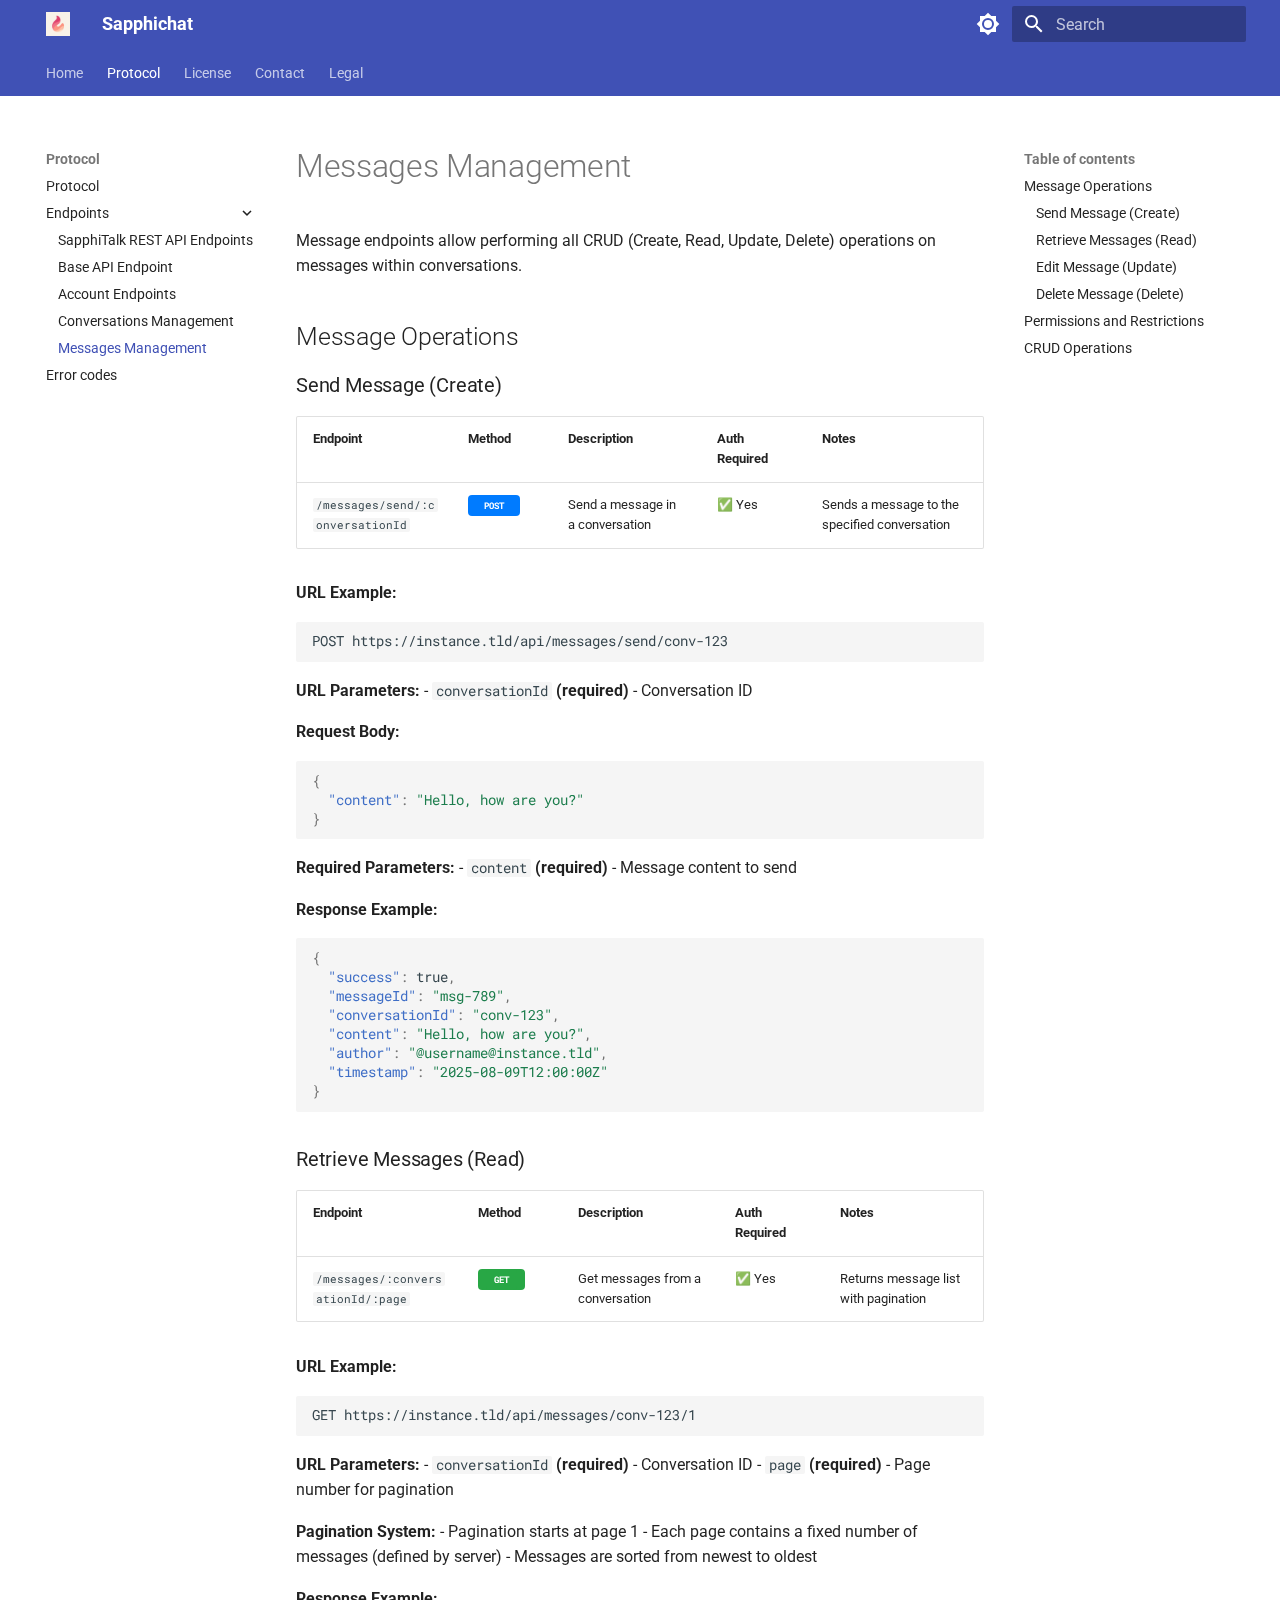
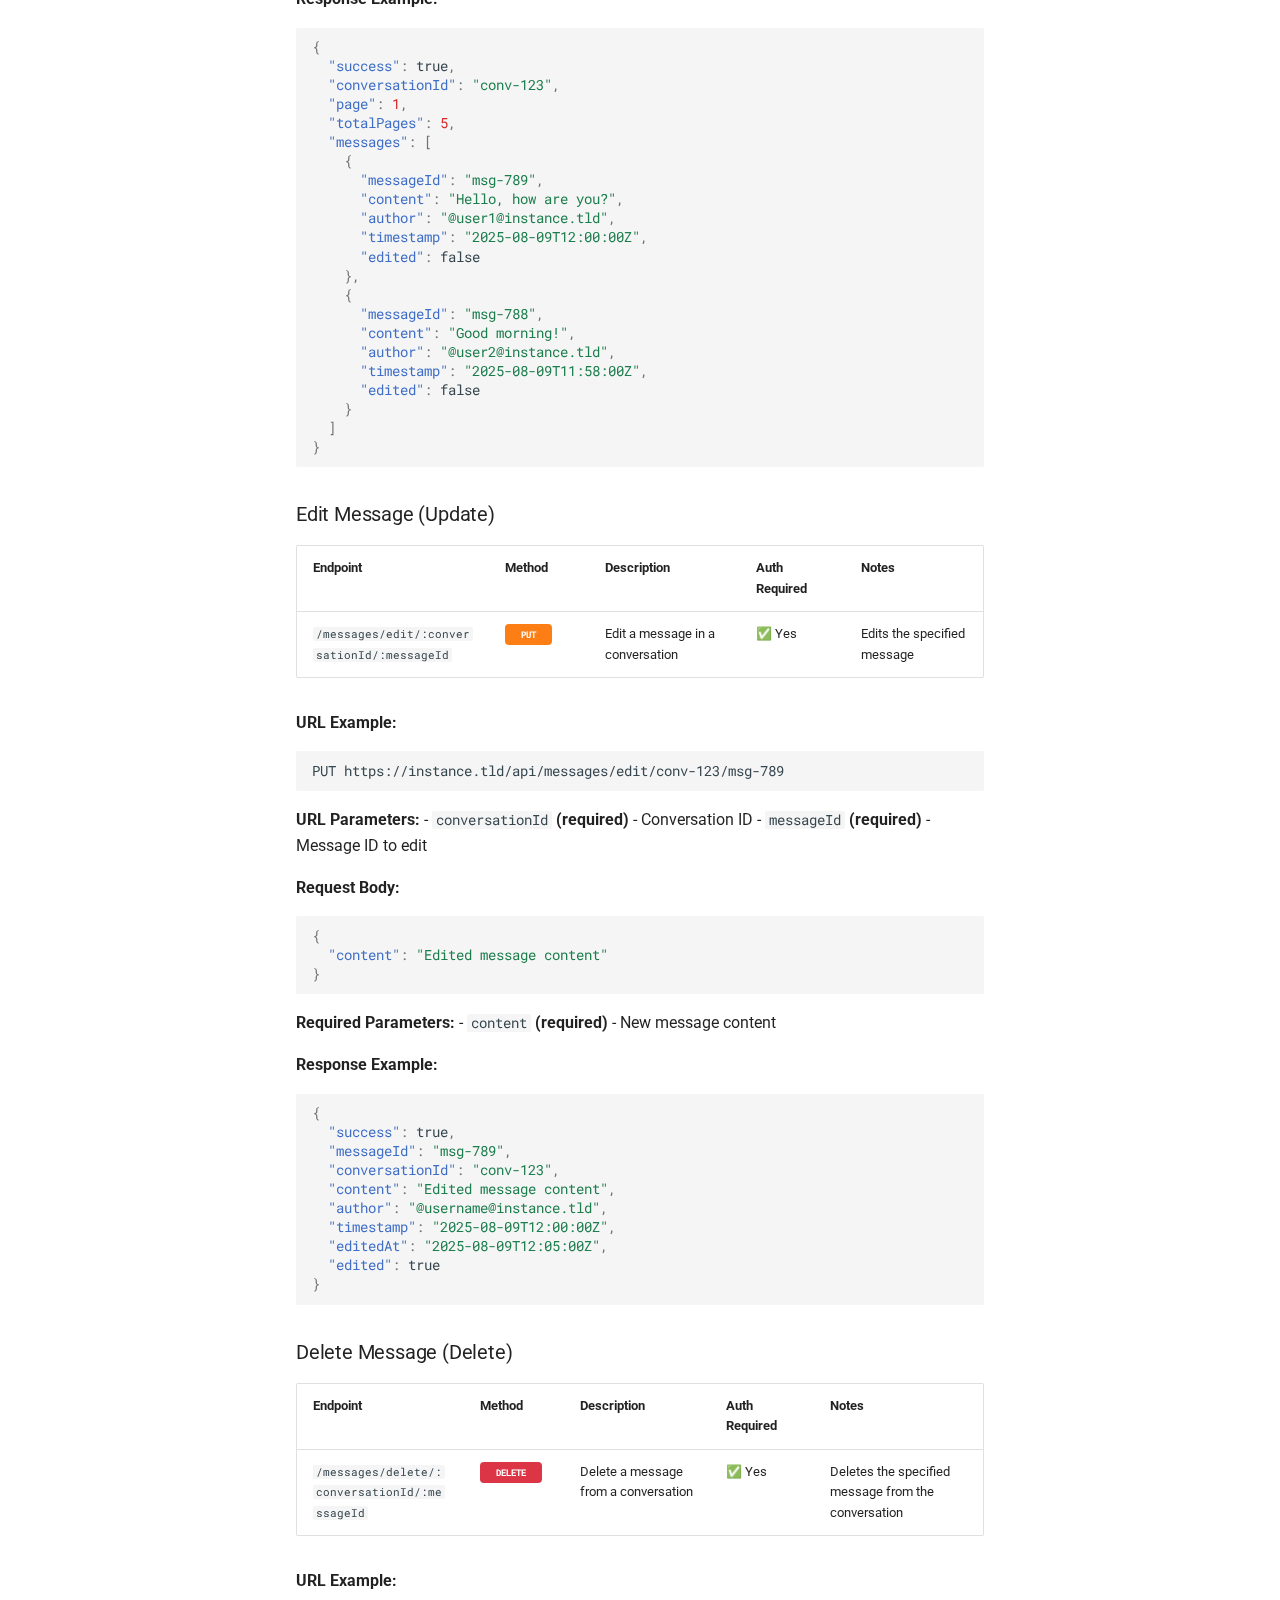
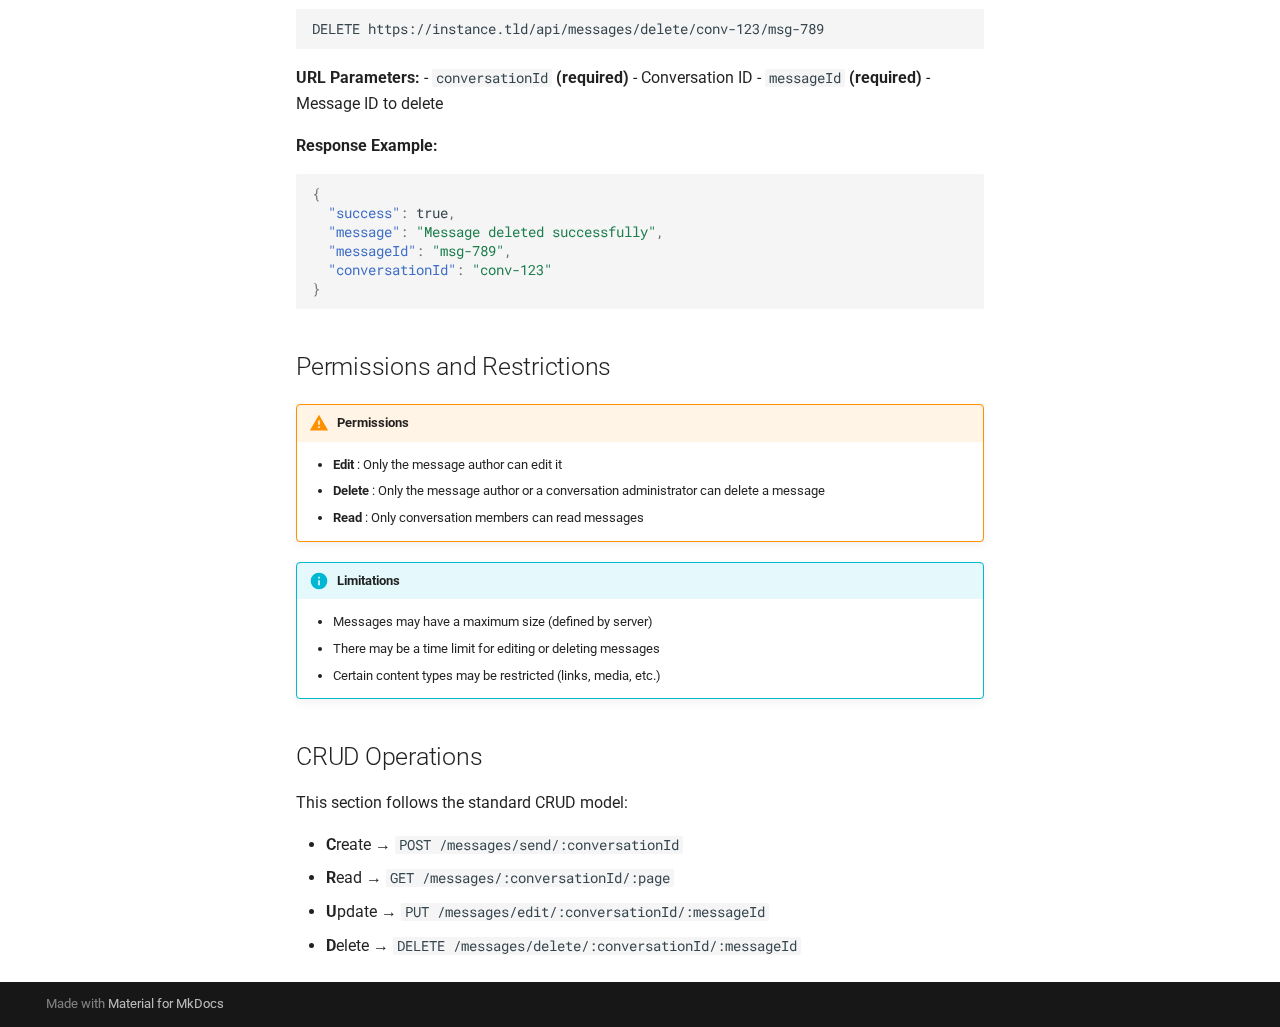
<file: protocol/endpoints/messages/index.html>
<!doctype html>
<html lang="en" class="no-js">
  <head>
    
      <meta charset="utf-8">
      <meta name="viewport" content="width=device-width,initial-scale=1">
      
      
      
      
        <link rel="prev" href="../conversations/">
      
      
        <link rel="next" href="../../error-codes/">
      
      
      <link rel="icon" href="../../../img/favicon.ico">
      <meta name="generator" content="mkdocs-1.6.1, mkdocs-material-9.6.16">
    
    
      
        <title>Messages Management - Sapphichat</title>
      
    
    
      <link rel="stylesheet" href="../../../assets/stylesheets/main.7e37652d.min.css">
      
        
        <link rel="stylesheet" href="../../../assets/stylesheets/palette.06af60db.min.css">
      
      


    
    
      
    
    
      
        
        
        <link rel="preconnect" href="https://fonts.gstatic.com" crossorigin>
        <link rel="stylesheet" href="https://fonts.googleapis.com/css?family=Roboto:300,300i,400,400i,700,700i%7CRoboto+Mono:400,400i,700,700i&display=fallback">
        <style>:root{--md-text-font:"Roboto";--md-code-font:"Roboto Mono"}</style>
      
    
    
      <link rel="stylesheet" href="../../../stylesheets/extra.css">
    
    <script>__md_scope=new URL("../../..",location),__md_hash=e=>[...e].reduce(((e,_)=>(e<<5)-e+_.charCodeAt(0)),0),__md_get=(e,_=localStorage,t=__md_scope)=>JSON.parse(_.getItem(t.pathname+"."+e)),__md_set=(e,_,t=localStorage,a=__md_scope)=>{try{t.setItem(a.pathname+"."+e,JSON.stringify(_))}catch(e){}}</script>
    
      

    
    
    
  </head>
  
  
    
    
      
    
    
    
    
    <body dir="ltr" data-md-color-scheme="default" data-md-color-primary="indigo" data-md-color-accent="indigo">
  
    
    <input class="md-toggle" data-md-toggle="drawer" type="checkbox" id="__drawer" autocomplete="off">
    <input class="md-toggle" data-md-toggle="search" type="checkbox" id="__search" autocomplete="off">
    <label class="md-overlay" for="__drawer"></label>
    <div data-md-component="skip">
      
        
        <a href="#messages-management" class="md-skip">
          Skip to content
        </a>
      
    </div>
    <div data-md-component="announce">
      
    </div>
    
    
      

<header class="md-header" data-md-component="header">
  <nav class="md-header__inner md-grid" aria-label="Header">
    <a href="../../.." title="Sapphichat" class="md-header__button md-logo" aria-label="Sapphichat" data-md-component="logo">
      
  <img src="../../../img/Sapphichat-logo.png" alt="logo">

    </a>
    <label class="md-header__button md-icon" for="__drawer">
      
      <svg xmlns="http://www.w3.org/2000/svg" viewBox="0 0 24 24"><path d="M3 6h18v2H3zm0 5h18v2H3zm0 5h18v2H3z"/></svg>
    </label>
    <div class="md-header__title" data-md-component="header-title">
      <div class="md-header__ellipsis">
        <div class="md-header__topic">
          <span class="md-ellipsis">
            Sapphichat
          </span>
        </div>
        <div class="md-header__topic" data-md-component="header-topic">
          <span class="md-ellipsis">
            
              Messages Management
            
          </span>
        </div>
      </div>
    </div>
    
      
        <form class="md-header__option" data-md-component="palette">
  
    
    
    
    <input class="md-option" data-md-color-media="(prefers-color-scheme: light)" data-md-color-scheme="default" data-md-color-primary="indigo" data-md-color-accent="indigo"  aria-label="Switch to dark mode"  type="radio" name="__palette" id="__palette_0">
    
      <label class="md-header__button md-icon" title="Switch to dark mode" for="__palette_1" hidden>
        <svg xmlns="http://www.w3.org/2000/svg" viewBox="0 0 24 24"><path d="M12 8a4 4 0 0 0-4 4 4 4 0 0 0 4 4 4 4 0 0 0 4-4 4 4 0 0 0-4-4m0 10a6 6 0 0 1-6-6 6 6 0 0 1 6-6 6 6 0 0 1 6 6 6 6 0 0 1-6 6m8-9.31V4h-4.69L12 .69 8.69 4H4v4.69L.69 12 4 15.31V20h4.69L12 23.31 15.31 20H20v-4.69L23.31 12z"/></svg>
      </label>
    
  
    
    
    
    <input class="md-option" data-md-color-media="(prefers-color-scheme: dark)" data-md-color-scheme="slate" data-md-color-primary="indigo" data-md-color-accent="indigo"  aria-label="Switch to light mode"  type="radio" name="__palette" id="__palette_1">
    
      <label class="md-header__button md-icon" title="Switch to light mode" for="__palette_0" hidden>
        <svg xmlns="http://www.w3.org/2000/svg" viewBox="0 0 24 24"><path d="M12 18c-.89 0-1.74-.2-2.5-.55C11.56 16.5 13 14.42 13 12s-1.44-4.5-3.5-5.45C10.26 6.2 11.11 6 12 6a6 6 0 0 1 6 6 6 6 0 0 1-6 6m8-9.31V4h-4.69L12 .69 8.69 4H4v4.69L.69 12 4 15.31V20h4.69L12 23.31 15.31 20H20v-4.69L23.31 12z"/></svg>
      </label>
    
  
</form>
      
    
    
      <script>var palette=__md_get("__palette");if(palette&&palette.color){if("(prefers-color-scheme)"===palette.color.media){var media=matchMedia("(prefers-color-scheme: light)"),input=document.querySelector(media.matches?"[data-md-color-media='(prefers-color-scheme: light)']":"[data-md-color-media='(prefers-color-scheme: dark)']");palette.color.media=input.getAttribute("data-md-color-media"),palette.color.scheme=input.getAttribute("data-md-color-scheme"),palette.color.primary=input.getAttribute("data-md-color-primary"),palette.color.accent=input.getAttribute("data-md-color-accent")}for(var[key,value]of Object.entries(palette.color))document.body.setAttribute("data-md-color-"+key,value)}</script>
    
    
    
      
      
        <label class="md-header__button md-icon" for="__search">
          
          <svg xmlns="http://www.w3.org/2000/svg" viewBox="0 0 24 24"><path d="M9.5 3A6.5 6.5 0 0 1 16 9.5c0 1.61-.59 3.09-1.56 4.23l.27.27h.79l5 5-1.5 1.5-5-5v-.79l-.27-.27A6.52 6.52 0 0 1 9.5 16 6.5 6.5 0 0 1 3 9.5 6.5 6.5 0 0 1 9.5 3m0 2C7 5 5 7 5 9.5S7 14 9.5 14 14 12 14 9.5 12 5 9.5 5"/></svg>
        </label>
        <div class="md-search" data-md-component="search" role="dialog">
  <label class="md-search__overlay" for="__search"></label>
  <div class="md-search__inner" role="search">
    <form class="md-search__form" name="search">
      <input type="text" class="md-search__input" name="query" aria-label="Search" placeholder="Search" autocapitalize="off" autocorrect="off" autocomplete="off" spellcheck="false" data-md-component="search-query" required>
      <label class="md-search__icon md-icon" for="__search">
        
        <svg xmlns="http://www.w3.org/2000/svg" viewBox="0 0 24 24"><path d="M9.5 3A6.5 6.5 0 0 1 16 9.5c0 1.61-.59 3.09-1.56 4.23l.27.27h.79l5 5-1.5 1.5-5-5v-.79l-.27-.27A6.52 6.52 0 0 1 9.5 16 6.5 6.5 0 0 1 3 9.5 6.5 6.5 0 0 1 9.5 3m0 2C7 5 5 7 5 9.5S7 14 9.5 14 14 12 14 9.5 12 5 9.5 5"/></svg>
        
        <svg xmlns="http://www.w3.org/2000/svg" viewBox="0 0 24 24"><path d="M20 11v2H8l5.5 5.5-1.42 1.42L4.16 12l7.92-7.92L13.5 5.5 8 11z"/></svg>
      </label>
      <nav class="md-search__options" aria-label="Search">
        
        <button type="reset" class="md-search__icon md-icon" title="Clear" aria-label="Clear" tabindex="-1">
          
          <svg xmlns="http://www.w3.org/2000/svg" viewBox="0 0 24 24"><path d="M19 6.41 17.59 5 12 10.59 6.41 5 5 6.41 10.59 12 5 17.59 6.41 19 12 13.41 17.59 19 19 17.59 13.41 12z"/></svg>
        </button>
      </nav>
      
    </form>
    <div class="md-search__output">
      <div class="md-search__scrollwrap" tabindex="0" data-md-scrollfix>
        <div class="md-search-result" data-md-component="search-result">
          <div class="md-search-result__meta">
            Initializing search
          </div>
          <ol class="md-search-result__list" role="presentation"></ol>
        </div>
      </div>
    </div>
  </div>
</div>
      
    
    
  </nav>
  
</header>
    
    <div class="md-container" data-md-component="container">
      
      
        
          
            
<nav class="md-tabs" aria-label="Tabs" data-md-component="tabs">
  <div class="md-grid">
    <ul class="md-tabs__list">
      
        
  
  
  
  
    <li class="md-tabs__item">
      <a href="../../.." class="md-tabs__link">
        
  
  
    
  
  Home

      </a>
    </li>
  

      
        
  
  
  
    
  
  
    
    
      <li class="md-tabs__item md-tabs__item--active">
        <a href="../../" class="md-tabs__link">
          
  
  
  Protocol

        </a>
      </li>
    
  

      
        
  
  
  
  
    <li class="md-tabs__item">
      <a href="../../../license/" class="md-tabs__link">
        
  
  
    
  
  License

      </a>
    </li>
  

      
        
  
  
  
  
    <li class="md-tabs__item">
      <a href="../../../contact/" class="md-tabs__link">
        
  
  
    
  
  Contact

      </a>
    </li>
  

      
        
  
  
  
  
    
    
      <li class="md-tabs__item">
        <a href="../../../legal/terms/" class="md-tabs__link">
          
  
  
  Legal

        </a>
      </li>
    
  

      
    </ul>
  </div>
</nav>
          
        
      
      <main class="md-main" data-md-component="main">
        <div class="md-main__inner md-grid">
          
            
              
              <div class="md-sidebar md-sidebar--primary" data-md-component="sidebar" data-md-type="navigation" >
                <div class="md-sidebar__scrollwrap">
                  <div class="md-sidebar__inner">
                    


  


<nav class="md-nav md-nav--primary md-nav--lifted" aria-label="Navigation" data-md-level="0">
  <label class="md-nav__title" for="__drawer">
    <a href="../../.." title="Sapphichat" class="md-nav__button md-logo" aria-label="Sapphichat" data-md-component="logo">
      
  <img src="../../../img/Sapphichat-logo.png" alt="logo">

    </a>
    Sapphichat
  </label>
  
  <ul class="md-nav__list" data-md-scrollfix>
    
      
      
  
  
  
  
    <li class="md-nav__item">
      <a href="../../.." class="md-nav__link">
        
  
  
  <span class="md-ellipsis">
    Home
    
  </span>
  

      </a>
    </li>
  

    
      
      
  
  
    
  
  
  
    
    
    
    
      
        
        
      
      
    
    
    <li class="md-nav__item md-nav__item--active md-nav__item--section md-nav__item--nested">
      
        
        
        <input class="md-nav__toggle md-toggle " type="checkbox" id="__nav_2" checked>
        
          
          <label class="md-nav__link" for="__nav_2" id="__nav_2_label" tabindex="">
            
  
  
  <span class="md-ellipsis">
    Protocol
    
  </span>
  

            <span class="md-nav__icon md-icon"></span>
          </label>
        
        <nav class="md-nav" data-md-level="1" aria-labelledby="__nav_2_label" aria-expanded="true">
          <label class="md-nav__title" for="__nav_2">
            <span class="md-nav__icon md-icon"></span>
            Protocol
          </label>
          <ul class="md-nav__list" data-md-scrollfix>
            
              
                
  
  
  
  
    <li class="md-nav__item">
      <a href="../../" class="md-nav__link">
        
  
  
  <span class="md-ellipsis">
    Protocol
    
  </span>
  

      </a>
    </li>
  

              
            
              
                
  
  
    
  
  
  
    
    
    
    
      
      
    
    
    <li class="md-nav__item md-nav__item--active md-nav__item--nested">
      
        
        
        <input class="md-nav__toggle md-toggle " type="checkbox" id="__nav_2_2" checked>
        
          
          <label class="md-nav__link" for="__nav_2_2" id="__nav_2_2_label" tabindex="0">
            
  
  
  <span class="md-ellipsis">
    Endpoints
    
  </span>
  

            <span class="md-nav__icon md-icon"></span>
          </label>
        
        <nav class="md-nav" data-md-level="2" aria-labelledby="__nav_2_2_label" aria-expanded="true">
          <label class="md-nav__title" for="__nav_2_2">
            <span class="md-nav__icon md-icon"></span>
            Endpoints
          </label>
          <ul class="md-nav__list" data-md-scrollfix>
            
              
                
  
  
  
  
    <li class="md-nav__item">
      <a href="../" class="md-nav__link">
        
  
  
  <span class="md-ellipsis">
    SapphiTalk REST API Endpoints
    
  </span>
  

      </a>
    </li>
  

              
            
              
                
  
  
  
  
    <li class="md-nav__item">
      <a href="../base/" class="md-nav__link">
        
  
  
  <span class="md-ellipsis">
    Base API Endpoint
    
  </span>
  

      </a>
    </li>
  

              
            
              
                
  
  
  
  
    <li class="md-nav__item">
      <a href="../authentication/" class="md-nav__link">
        
  
  
  <span class="md-ellipsis">
    Account Endpoints
    
  </span>
  

      </a>
    </li>
  

              
            
              
                
  
  
  
  
    <li class="md-nav__item">
      <a href="../conversations/" class="md-nav__link">
        
  
  
  <span class="md-ellipsis">
    Conversations Management
    
  </span>
  

      </a>
    </li>
  

              
            
              
                
  
  
    
  
  
  
    <li class="md-nav__item md-nav__item--active">
      
      <input class="md-nav__toggle md-toggle" type="checkbox" id="__toc">
      
      
        
      
      
        <label class="md-nav__link md-nav__link--active" for="__toc">
          
  
  
  <span class="md-ellipsis">
    Messages Management
    
  </span>
  

          <span class="md-nav__icon md-icon"></span>
        </label>
      
      <a href="./" class="md-nav__link md-nav__link--active">
        
  
  
  <span class="md-ellipsis">
    Messages Management
    
  </span>
  

      </a>
      
        

<nav class="md-nav md-nav--secondary" aria-label="Table of contents">
  
  
  
    
  
  
    <label class="md-nav__title" for="__toc">
      <span class="md-nav__icon md-icon"></span>
      Table of contents
    </label>
    <ul class="md-nav__list" data-md-component="toc" data-md-scrollfix>
      
        <li class="md-nav__item">
  <a href="#message-operations" class="md-nav__link">
    <span class="md-ellipsis">
      Message Operations
    </span>
  </a>
  
    <nav class="md-nav" aria-label="Message Operations">
      <ul class="md-nav__list">
        
          <li class="md-nav__item">
  <a href="#send-message-create" class="md-nav__link">
    <span class="md-ellipsis">
      Send Message (Create)
    </span>
  </a>
  
</li>
        
          <li class="md-nav__item">
  <a href="#retrieve-messages-read" class="md-nav__link">
    <span class="md-ellipsis">
      Retrieve Messages (Read)
    </span>
  </a>
  
</li>
        
          <li class="md-nav__item">
  <a href="#edit-message-update" class="md-nav__link">
    <span class="md-ellipsis">
      Edit Message (Update)
    </span>
  </a>
  
</li>
        
          <li class="md-nav__item">
  <a href="#delete-message-delete" class="md-nav__link">
    <span class="md-ellipsis">
      Delete Message (Delete)
    </span>
  </a>
  
</li>
        
      </ul>
    </nav>
  
</li>
      
        <li class="md-nav__item">
  <a href="#permissions-and-restrictions" class="md-nav__link">
    <span class="md-ellipsis">
      Permissions and Restrictions
    </span>
  </a>
  
</li>
      
        <li class="md-nav__item">
  <a href="#crud-operations" class="md-nav__link">
    <span class="md-ellipsis">
      CRUD Operations
    </span>
  </a>
  
</li>
      
    </ul>
  
</nav>
      
    </li>
  

              
            
          </ul>
        </nav>
      
    </li>
  

              
            
              
                
  
  
  
  
    <li class="md-nav__item">
      <a href="../../error-codes/" class="md-nav__link">
        
  
  
  <span class="md-ellipsis">
    Error codes
    
  </span>
  

      </a>
    </li>
  

              
            
          </ul>
        </nav>
      
    </li>
  

    
      
      
  
  
  
  
    <li class="md-nav__item">
      <a href="../../../license/" class="md-nav__link">
        
  
  
  <span class="md-ellipsis">
    License
    
  </span>
  

      </a>
    </li>
  

    
      
      
  
  
  
  
    <li class="md-nav__item">
      <a href="../../../contact/" class="md-nav__link">
        
  
  
  <span class="md-ellipsis">
    Contact
    
  </span>
  

      </a>
    </li>
  

    
      
      
  
  
  
  
    
    
    
    
      
      
    
    
    <li class="md-nav__item md-nav__item--nested">
      
        
        
          
        
        <input class="md-nav__toggle md-toggle md-toggle--indeterminate" type="checkbox" id="__nav_5" >
        
          
          <label class="md-nav__link" for="__nav_5" id="__nav_5_label" tabindex="0">
            
  
  
  <span class="md-ellipsis">
    Legal
    
  </span>
  

            <span class="md-nav__icon md-icon"></span>
          </label>
        
        <nav class="md-nav" data-md-level="1" aria-labelledby="__nav_5_label" aria-expanded="false">
          <label class="md-nav__title" for="__nav_5">
            <span class="md-nav__icon md-icon"></span>
            Legal
          </label>
          <ul class="md-nav__list" data-md-scrollfix>
            
              
                
  
  
  
  
    <li class="md-nav__item">
      <a href="../../../legal/terms/" class="md-nav__link">
        
  
  
  <span class="md-ellipsis">
    Responsibility Disclaimer
    
  </span>
  

      </a>
    </li>
  

              
            
              
                
  
  
  
  
    <li class="md-nav__item">
      <a href="../../../legal/privacy/" class="md-nav__link">
        
  
  
  <span class="md-ellipsis">
    Privacy Policy
    
  </span>
  

      </a>
    </li>
  

              
            
          </ul>
        </nav>
      
    </li>
  

    
  </ul>
</nav>
                  </div>
                </div>
              </div>
            
            
              
              <div class="md-sidebar md-sidebar--secondary" data-md-component="sidebar" data-md-type="toc" >
                <div class="md-sidebar__scrollwrap">
                  <div class="md-sidebar__inner">
                    

<nav class="md-nav md-nav--secondary" aria-label="Table of contents">
  
  
  
    
  
  
    <label class="md-nav__title" for="__toc">
      <span class="md-nav__icon md-icon"></span>
      Table of contents
    </label>
    <ul class="md-nav__list" data-md-component="toc" data-md-scrollfix>
      
        <li class="md-nav__item">
  <a href="#message-operations" class="md-nav__link">
    <span class="md-ellipsis">
      Message Operations
    </span>
  </a>
  
    <nav class="md-nav" aria-label="Message Operations">
      <ul class="md-nav__list">
        
          <li class="md-nav__item">
  <a href="#send-message-create" class="md-nav__link">
    <span class="md-ellipsis">
      Send Message (Create)
    </span>
  </a>
  
</li>
        
          <li class="md-nav__item">
  <a href="#retrieve-messages-read" class="md-nav__link">
    <span class="md-ellipsis">
      Retrieve Messages (Read)
    </span>
  </a>
  
</li>
        
          <li class="md-nav__item">
  <a href="#edit-message-update" class="md-nav__link">
    <span class="md-ellipsis">
      Edit Message (Update)
    </span>
  </a>
  
</li>
        
          <li class="md-nav__item">
  <a href="#delete-message-delete" class="md-nav__link">
    <span class="md-ellipsis">
      Delete Message (Delete)
    </span>
  </a>
  
</li>
        
      </ul>
    </nav>
  
</li>
      
        <li class="md-nav__item">
  <a href="#permissions-and-restrictions" class="md-nav__link">
    <span class="md-ellipsis">
      Permissions and Restrictions
    </span>
  </a>
  
</li>
      
        <li class="md-nav__item">
  <a href="#crud-operations" class="md-nav__link">
    <span class="md-ellipsis">
      CRUD Operations
    </span>
  </a>
  
</li>
      
    </ul>
  
</nav>
                  </div>
                </div>
              </div>
            
          
          
            <div class="md-content" data-md-component="content">
              <article class="md-content__inner md-typeset">
                
                  



<h1 id="messages-management">Messages Management</h1>
<p>Message endpoints allow performing all CRUD (Create, Read, Update, Delete) operations on messages within conversations.</p>
<h2 id="message-operations">Message Operations</h2>
<h3 id="send-message-create">Send Message (Create)</h3>
<table>
<thead>
<tr>
<th>Endpoint</th>
<th>Method</th>
<th>Description</th>
<th>Auth Required</th>
<th>Notes</th>
</tr>
</thead>
<tbody>
<tr>
<td><code>/messages/send/:conversationId</code></td>
<td><span class="method-post"><code>POST</code></span></td>
<td>Send a message in a conversation</td>
<td>✅ Yes</td>
<td>Sends a message to the specified conversation</td>
</tr>
</tbody>
</table>
<p><strong>URL Example:</strong>
<div class="highlight"><pre><span></span><code><a id="__codelineno-0-1" name="__codelineno-0-1" href="#__codelineno-0-1"></a>POST https://instance.tld/api/messages/send/conv-123
</code></pre></div></p>
<p><strong>URL Parameters:</strong>
- <code>conversationId</code> <strong>(required)</strong> - Conversation ID</p>
<p><strong>Request Body:</strong>
<div class="highlight"><pre><span></span><code><a id="__codelineno-1-1" name="__codelineno-1-1" href="#__codelineno-1-1"></a><span class="p">{</span>
<a id="__codelineno-1-2" name="__codelineno-1-2" href="#__codelineno-1-2"></a><span class="w">  </span><span class="nt">&quot;content&quot;</span><span class="p">:</span><span class="w"> </span><span class="s2">&quot;Hello, how are you?&quot;</span>
<a id="__codelineno-1-3" name="__codelineno-1-3" href="#__codelineno-1-3"></a><span class="p">}</span>
</code></pre></div></p>
<p><strong>Required Parameters:</strong>
- <code>content</code> <strong>(required)</strong> - Message content to send</p>
<p><strong>Response Example:</strong>
<div class="highlight"><pre><span></span><code><a id="__codelineno-2-1" name="__codelineno-2-1" href="#__codelineno-2-1"></a><span class="p">{</span>
<a id="__codelineno-2-2" name="__codelineno-2-2" href="#__codelineno-2-2"></a><span class="w">  </span><span class="nt">&quot;success&quot;</span><span class="p">:</span><span class="w"> </span><span class="kc">true</span><span class="p">,</span>
<a id="__codelineno-2-3" name="__codelineno-2-3" href="#__codelineno-2-3"></a><span class="w">  </span><span class="nt">&quot;messageId&quot;</span><span class="p">:</span><span class="w"> </span><span class="s2">&quot;msg-789&quot;</span><span class="p">,</span>
<a id="__codelineno-2-4" name="__codelineno-2-4" href="#__codelineno-2-4"></a><span class="w">  </span><span class="nt">&quot;conversationId&quot;</span><span class="p">:</span><span class="w"> </span><span class="s2">&quot;conv-123&quot;</span><span class="p">,</span>
<a id="__codelineno-2-5" name="__codelineno-2-5" href="#__codelineno-2-5"></a><span class="w">  </span><span class="nt">&quot;content&quot;</span><span class="p">:</span><span class="w"> </span><span class="s2">&quot;Hello, how are you?&quot;</span><span class="p">,</span>
<a id="__codelineno-2-6" name="__codelineno-2-6" href="#__codelineno-2-6"></a><span class="w">  </span><span class="nt">&quot;author&quot;</span><span class="p">:</span><span class="w"> </span><span class="s2">&quot;@username@instance.tld&quot;</span><span class="p">,</span>
<a id="__codelineno-2-7" name="__codelineno-2-7" href="#__codelineno-2-7"></a><span class="w">  </span><span class="nt">&quot;timestamp&quot;</span><span class="p">:</span><span class="w"> </span><span class="s2">&quot;2025-08-09T12:00:00Z&quot;</span>
<a id="__codelineno-2-8" name="__codelineno-2-8" href="#__codelineno-2-8"></a><span class="p">}</span>
</code></pre></div></p>
<h3 id="retrieve-messages-read">Retrieve Messages (Read)</h3>
<table>
<thead>
<tr>
<th>Endpoint</th>
<th>Method</th>
<th>Description</th>
<th>Auth Required</th>
<th>Notes</th>
</tr>
</thead>
<tbody>
<tr>
<td><code>/messages/:conversationId/:page</code></td>
<td><span class="method-get"><code>GET</code></span></td>
<td>Get messages from a conversation</td>
<td>✅ Yes</td>
<td>Returns message list with pagination</td>
</tr>
</tbody>
</table>
<p><strong>URL Example:</strong>
<div class="highlight"><pre><span></span><code><a id="__codelineno-3-1" name="__codelineno-3-1" href="#__codelineno-3-1"></a>GET https://instance.tld/api/messages/conv-123/1
</code></pre></div></p>
<p><strong>URL Parameters:</strong>
- <code>conversationId</code> <strong>(required)</strong> - Conversation ID
- <code>page</code> <strong>(required)</strong> - Page number for pagination</p>
<p><strong>Pagination System:</strong>
- Pagination starts at page 1
- Each page contains a fixed number of messages (defined by server)
- Messages are sorted from newest to oldest</p>
<p><strong>Response Example:</strong>
<div class="highlight"><pre><span></span><code><a id="__codelineno-4-1" name="__codelineno-4-1" href="#__codelineno-4-1"></a><span class="p">{</span>
<a id="__codelineno-4-2" name="__codelineno-4-2" href="#__codelineno-4-2"></a><span class="w">  </span><span class="nt">&quot;success&quot;</span><span class="p">:</span><span class="w"> </span><span class="kc">true</span><span class="p">,</span>
<a id="__codelineno-4-3" name="__codelineno-4-3" href="#__codelineno-4-3"></a><span class="w">  </span><span class="nt">&quot;conversationId&quot;</span><span class="p">:</span><span class="w"> </span><span class="s2">&quot;conv-123&quot;</span><span class="p">,</span>
<a id="__codelineno-4-4" name="__codelineno-4-4" href="#__codelineno-4-4"></a><span class="w">  </span><span class="nt">&quot;page&quot;</span><span class="p">:</span><span class="w"> </span><span class="mi">1</span><span class="p">,</span>
<a id="__codelineno-4-5" name="__codelineno-4-5" href="#__codelineno-4-5"></a><span class="w">  </span><span class="nt">&quot;totalPages&quot;</span><span class="p">:</span><span class="w"> </span><span class="mi">5</span><span class="p">,</span>
<a id="__codelineno-4-6" name="__codelineno-4-6" href="#__codelineno-4-6"></a><span class="w">  </span><span class="nt">&quot;messages&quot;</span><span class="p">:</span><span class="w"> </span><span class="p">[</span>
<a id="__codelineno-4-7" name="__codelineno-4-7" href="#__codelineno-4-7"></a><span class="w">    </span><span class="p">{</span>
<a id="__codelineno-4-8" name="__codelineno-4-8" href="#__codelineno-4-8"></a><span class="w">      </span><span class="nt">&quot;messageId&quot;</span><span class="p">:</span><span class="w"> </span><span class="s2">&quot;msg-789&quot;</span><span class="p">,</span>
<a id="__codelineno-4-9" name="__codelineno-4-9" href="#__codelineno-4-9"></a><span class="w">      </span><span class="nt">&quot;content&quot;</span><span class="p">:</span><span class="w"> </span><span class="s2">&quot;Hello, how are you?&quot;</span><span class="p">,</span>
<a id="__codelineno-4-10" name="__codelineno-4-10" href="#__codelineno-4-10"></a><span class="w">      </span><span class="nt">&quot;author&quot;</span><span class="p">:</span><span class="w"> </span><span class="s2">&quot;@user1@instance.tld&quot;</span><span class="p">,</span>
<a id="__codelineno-4-11" name="__codelineno-4-11" href="#__codelineno-4-11"></a><span class="w">      </span><span class="nt">&quot;timestamp&quot;</span><span class="p">:</span><span class="w"> </span><span class="s2">&quot;2025-08-09T12:00:00Z&quot;</span><span class="p">,</span>
<a id="__codelineno-4-12" name="__codelineno-4-12" href="#__codelineno-4-12"></a><span class="w">      </span><span class="nt">&quot;edited&quot;</span><span class="p">:</span><span class="w"> </span><span class="kc">false</span>
<a id="__codelineno-4-13" name="__codelineno-4-13" href="#__codelineno-4-13"></a><span class="w">    </span><span class="p">},</span>
<a id="__codelineno-4-14" name="__codelineno-4-14" href="#__codelineno-4-14"></a><span class="w">    </span><span class="p">{</span>
<a id="__codelineno-4-15" name="__codelineno-4-15" href="#__codelineno-4-15"></a><span class="w">      </span><span class="nt">&quot;messageId&quot;</span><span class="p">:</span><span class="w"> </span><span class="s2">&quot;msg-788&quot;</span><span class="p">,</span>
<a id="__codelineno-4-16" name="__codelineno-4-16" href="#__codelineno-4-16"></a><span class="w">      </span><span class="nt">&quot;content&quot;</span><span class="p">:</span><span class="w"> </span><span class="s2">&quot;Good morning!&quot;</span><span class="p">,</span>
<a id="__codelineno-4-17" name="__codelineno-4-17" href="#__codelineno-4-17"></a><span class="w">      </span><span class="nt">&quot;author&quot;</span><span class="p">:</span><span class="w"> </span><span class="s2">&quot;@user2@instance.tld&quot;</span><span class="p">,</span>
<a id="__codelineno-4-18" name="__codelineno-4-18" href="#__codelineno-4-18"></a><span class="w">      </span><span class="nt">&quot;timestamp&quot;</span><span class="p">:</span><span class="w"> </span><span class="s2">&quot;2025-08-09T11:58:00Z&quot;</span><span class="p">,</span>
<a id="__codelineno-4-19" name="__codelineno-4-19" href="#__codelineno-4-19"></a><span class="w">      </span><span class="nt">&quot;edited&quot;</span><span class="p">:</span><span class="w"> </span><span class="kc">false</span>
<a id="__codelineno-4-20" name="__codelineno-4-20" href="#__codelineno-4-20"></a><span class="w">    </span><span class="p">}</span>
<a id="__codelineno-4-21" name="__codelineno-4-21" href="#__codelineno-4-21"></a><span class="w">  </span><span class="p">]</span>
<a id="__codelineno-4-22" name="__codelineno-4-22" href="#__codelineno-4-22"></a><span class="p">}</span>
</code></pre></div></p>
<h3 id="edit-message-update">Edit Message (Update)</h3>
<table>
<thead>
<tr>
<th>Endpoint</th>
<th>Method</th>
<th>Description</th>
<th>Auth Required</th>
<th>Notes</th>
</tr>
</thead>
<tbody>
<tr>
<td><code>/messages/edit/:conversationId/:messageId</code></td>
<td><span class="method-put"><code>PUT</code></span></td>
<td>Edit a message in a conversation</td>
<td>✅ Yes</td>
<td>Edits the specified message</td>
</tr>
</tbody>
</table>
<p><strong>URL Example:</strong>
<div class="highlight"><pre><span></span><code><a id="__codelineno-5-1" name="__codelineno-5-1" href="#__codelineno-5-1"></a>PUT https://instance.tld/api/messages/edit/conv-123/msg-789
</code></pre></div></p>
<p><strong>URL Parameters:</strong>
- <code>conversationId</code> <strong>(required)</strong> - Conversation ID
- <code>messageId</code> <strong>(required)</strong> - Message ID to edit</p>
<p><strong>Request Body:</strong>
<div class="highlight"><pre><span></span><code><a id="__codelineno-6-1" name="__codelineno-6-1" href="#__codelineno-6-1"></a><span class="p">{</span>
<a id="__codelineno-6-2" name="__codelineno-6-2" href="#__codelineno-6-2"></a><span class="w">  </span><span class="nt">&quot;content&quot;</span><span class="p">:</span><span class="w"> </span><span class="s2">&quot;Edited message content&quot;</span>
<a id="__codelineno-6-3" name="__codelineno-6-3" href="#__codelineno-6-3"></a><span class="p">}</span>
</code></pre></div></p>
<p><strong>Required Parameters:</strong>
- <code>content</code> <strong>(required)</strong> - New message content</p>
<p><strong>Response Example:</strong>
<div class="highlight"><pre><span></span><code><a id="__codelineno-7-1" name="__codelineno-7-1" href="#__codelineno-7-1"></a><span class="p">{</span>
<a id="__codelineno-7-2" name="__codelineno-7-2" href="#__codelineno-7-2"></a><span class="w">  </span><span class="nt">&quot;success&quot;</span><span class="p">:</span><span class="w"> </span><span class="kc">true</span><span class="p">,</span>
<a id="__codelineno-7-3" name="__codelineno-7-3" href="#__codelineno-7-3"></a><span class="w">  </span><span class="nt">&quot;messageId&quot;</span><span class="p">:</span><span class="w"> </span><span class="s2">&quot;msg-789&quot;</span><span class="p">,</span>
<a id="__codelineno-7-4" name="__codelineno-7-4" href="#__codelineno-7-4"></a><span class="w">  </span><span class="nt">&quot;conversationId&quot;</span><span class="p">:</span><span class="w"> </span><span class="s2">&quot;conv-123&quot;</span><span class="p">,</span>
<a id="__codelineno-7-5" name="__codelineno-7-5" href="#__codelineno-7-5"></a><span class="w">  </span><span class="nt">&quot;content&quot;</span><span class="p">:</span><span class="w"> </span><span class="s2">&quot;Edited message content&quot;</span><span class="p">,</span>
<a id="__codelineno-7-6" name="__codelineno-7-6" href="#__codelineno-7-6"></a><span class="w">  </span><span class="nt">&quot;author&quot;</span><span class="p">:</span><span class="w"> </span><span class="s2">&quot;@username@instance.tld&quot;</span><span class="p">,</span>
<a id="__codelineno-7-7" name="__codelineno-7-7" href="#__codelineno-7-7"></a><span class="w">  </span><span class="nt">&quot;timestamp&quot;</span><span class="p">:</span><span class="w"> </span><span class="s2">&quot;2025-08-09T12:00:00Z&quot;</span><span class="p">,</span>
<a id="__codelineno-7-8" name="__codelineno-7-8" href="#__codelineno-7-8"></a><span class="w">  </span><span class="nt">&quot;editedAt&quot;</span><span class="p">:</span><span class="w"> </span><span class="s2">&quot;2025-08-09T12:05:00Z&quot;</span><span class="p">,</span>
<a id="__codelineno-7-9" name="__codelineno-7-9" href="#__codelineno-7-9"></a><span class="w">  </span><span class="nt">&quot;edited&quot;</span><span class="p">:</span><span class="w"> </span><span class="kc">true</span>
<a id="__codelineno-7-10" name="__codelineno-7-10" href="#__codelineno-7-10"></a><span class="p">}</span>
</code></pre></div></p>
<h3 id="delete-message-delete">Delete Message (Delete)</h3>
<table>
<thead>
<tr>
<th>Endpoint</th>
<th>Method</th>
<th>Description</th>
<th>Auth Required</th>
<th>Notes</th>
</tr>
</thead>
<tbody>
<tr>
<td><code>/messages/delete/:conversationId/:messageId</code></td>
<td><span class="method-delete"><code>DELETE</code></span></td>
<td>Delete a message from a conversation</td>
<td>✅ Yes</td>
<td>Deletes the specified message from the conversation</td>
</tr>
</tbody>
</table>
<p><strong>URL Example:</strong>
<div class="highlight"><pre><span></span><code><a id="__codelineno-8-1" name="__codelineno-8-1" href="#__codelineno-8-1"></a>DELETE https://instance.tld/api/messages/delete/conv-123/msg-789
</code></pre></div></p>
<p><strong>URL Parameters:</strong>
- <code>conversationId</code> <strong>(required)</strong> - Conversation ID
- <code>messageId</code> <strong>(required)</strong> - Message ID to delete</p>
<p><strong>Response Example:</strong>
<div class="highlight"><pre><span></span><code><a id="__codelineno-9-1" name="__codelineno-9-1" href="#__codelineno-9-1"></a><span class="p">{</span>
<a id="__codelineno-9-2" name="__codelineno-9-2" href="#__codelineno-9-2"></a><span class="w">  </span><span class="nt">&quot;success&quot;</span><span class="p">:</span><span class="w"> </span><span class="kc">true</span><span class="p">,</span>
<a id="__codelineno-9-3" name="__codelineno-9-3" href="#__codelineno-9-3"></a><span class="w">  </span><span class="nt">&quot;message&quot;</span><span class="p">:</span><span class="w"> </span><span class="s2">&quot;Message deleted successfully&quot;</span><span class="p">,</span>
<a id="__codelineno-9-4" name="__codelineno-9-4" href="#__codelineno-9-4"></a><span class="w">  </span><span class="nt">&quot;messageId&quot;</span><span class="p">:</span><span class="w"> </span><span class="s2">&quot;msg-789&quot;</span><span class="p">,</span>
<a id="__codelineno-9-5" name="__codelineno-9-5" href="#__codelineno-9-5"></a><span class="w">  </span><span class="nt">&quot;conversationId&quot;</span><span class="p">:</span><span class="w"> </span><span class="s2">&quot;conv-123&quot;</span>
<a id="__codelineno-9-6" name="__codelineno-9-6" href="#__codelineno-9-6"></a><span class="p">}</span>
</code></pre></div></p>
<h2 id="permissions-and-restrictions">Permissions and Restrictions</h2>
<div class="admonition warning">
<p class="admonition-title">Permissions</p>
<ul>
<li><strong>Edit</strong> : Only the message author can edit it</li>
<li><strong>Delete</strong> : Only the message author or a conversation administrator can delete a message</li>
<li><strong>Read</strong> : Only conversation members can read messages</li>
</ul>
</div>
<div class="admonition info">
<p class="admonition-title">Limitations</p>
<ul>
<li>Messages may have a maximum size (defined by server)</li>
<li>There may be a time limit for editing or deleting messages</li>
<li>Certain content types may be restricted (links, media, etc.)</li>
</ul>
</div>
<h2 id="crud-operations">CRUD Operations</h2>
<p>This section follows the standard CRUD model:</p>
<ul>
<li><strong>C</strong>reate → <code>POST /messages/send/:conversationId</code></li>
<li><strong>R</strong>ead → <code>GET /messages/:conversationId/:page</code></li>
<li><strong>U</strong>pdate → <code>PUT /messages/edit/:conversationId/:messageId</code></li>
<li><strong>D</strong>elete → <code>DELETE /messages/delete/:conversationId/:messageId</code></li>
</ul>












                
              </article>
            </div>
          
          
<script>var target=document.getElementById(location.hash.slice(1));target&&target.name&&(target.checked=target.name.startsWith("__tabbed_"))</script>
        </div>
        
      </main>
      
        <footer class="md-footer">
  
  <div class="md-footer-meta md-typeset">
    <div class="md-footer-meta__inner md-grid">
      <div class="md-copyright">
  
  
    Made with
    <a href="https://squidfunk.github.io/mkdocs-material/" target="_blank" rel="noopener">
      Material for MkDocs
    </a>
  
</div>
      
    </div>
  </div>
</footer>
      
    </div>
    <div class="md-dialog" data-md-component="dialog">
      <div class="md-dialog__inner md-typeset"></div>
    </div>
    
    
    
      
      <script id="__config" type="application/json">{"base": "../../..", "features": ["navigation.tabs", "navigation.instant", "navigation.expand"], "search": "../../../assets/javascripts/workers/search.d50fe291.min.js", "tags": null, "translations": {"clipboard.copied": "Copied to clipboard", "clipboard.copy": "Copy to clipboard", "search.result.more.one": "1 more on this page", "search.result.more.other": "# more on this page", "search.result.none": "No matching documents", "search.result.one": "1 matching document", "search.result.other": "# matching documents", "search.result.placeholder": "Type to start searching", "search.result.term.missing": "Missing", "select.version": "Select version"}, "version": null}</script>
    
    
      <script src="../../../assets/javascripts/bundle.50899def.min.js"></script>
      
    
  </body>
</html>
</file>
<file: stylesheets/extra.css>
/* HTTP Method Classes with Colors */
.method-get code, .method-get {
    background-color: #28a745 !important;
    color: white !important;
    padding: 4px 8px;
    border-radius: 4px;
    font-weight: bold;
    font-size: 0.85em;
}

.method-post code, .method-post {
    background-color: #007bff !important;
    color: white !important;
    padding: 4px 8px;
    border-radius: 4px;
    font-weight: bold;
    font-size: 0.85em;
}

.method-put code, .method-put {
    background-color: #fd7e14 !important;
    color: white !important;
    padding: 4px 8px;
    border-radius: 4px;
    font-weight: bold;
    font-size: 0.85em;
}

.method-patch code, .method-patch {
    background-color: #6f42c1 !important;
    color: white !important;
    padding: 4px 8px;
    border-radius: 4px;
    font-weight: bold;
    font-size: 0.85em;
}

.method-delete code, .method-delete {
    background-color: #dc3545 !important;
    color: white !important;
    padding: 4px 8px;
    border-radius: 4px;
    font-weight: bold;
    font-size: 0.85em;
}

.method-any code, .method-any {
    background-color: #c907ff !important;
    color: white !important;
    padding: 4px 8px;
    border-radius: 4px;
    font-weight: bold;
    font-size: 0.85em;
}
</file>
<file: assets/stylesheets/main.7e37652d.min.css>
@charset "UTF-8";html{-webkit-text-size-adjust:none;-moz-text-size-adjust:none;text-size-adjust:none;box-sizing:border-box}*,:after,:before{box-sizing:inherit}@media (prefers-reduced-motion){*,:after,:before{transition:none!important}}body{margin:0}a,button,input,label{-webkit-tap-highlight-color:transparent}a{color:inherit;text-decoration:none}hr{border:0;box-sizing:initial;display:block;height:.05rem;overflow:visible;padding:0}small{font-size:80%}sub,sup{line-height:1em}img{border-style:none}table{border-collapse:initial;border-spacing:0}td,th{font-weight:400;vertical-align:top}button{background:#0000;border:0;font-family:inherit;font-size:inherit;margin:0;padding:0}input{border:0;outline:none}:root{--md-primary-fg-color:#4051b5;--md-primary-fg-color--light:#5d6cc0;--md-primary-fg-color--dark:#303fa1;--md-primary-bg-color:#fff;--md-primary-bg-color--light:#ffffffb3;--md-accent-fg-color:#526cfe;--md-accent-fg-color--transparent:#526cfe1a;--md-accent-bg-color:#fff;--md-accent-bg-color--light:#ffffffb3}[data-md-color-scheme=default]{color-scheme:light}[data-md-color-scheme=default] img[src$="#gh-dark-mode-only"],[data-md-color-scheme=default] img[src$="#only-dark"]{display:none}:root,[data-md-color-scheme=default]{--md-hue:225deg;--md-default-fg-color:#000000de;--md-default-fg-color--light:#0000008a;--md-default-fg-color--lighter:#00000052;--md-default-fg-color--lightest:#00000012;--md-default-bg-color:#fff;--md-default-bg-color--light:#ffffffb3;--md-default-bg-color--lighter:#ffffff4d;--md-default-bg-color--lightest:#ffffff1f;--md-code-fg-color:#36464e;--md-code-bg-color:#f5f5f5;--md-code-hl-color:#4287ff;--md-code-hl-color--light:#4287ff1a;--md-code-hl-number-color:#d52a2a;--md-code-hl-special-color:#db1457;--md-code-hl-function-color:#a846b9;--md-code-hl-constant-color:#6e59d9;--md-code-hl-keyword-color:#3f6ec6;--md-code-hl-string-color:#1c7d4d;--md-code-hl-name-color:var(--md-code-fg-color);--md-code-hl-operator-color:var(--md-default-fg-color--light);--md-code-hl-punctuation-color:var(--md-default-fg-color--light);--md-code-hl-comment-color:var(--md-default-fg-color--light);--md-code-hl-generic-color:var(--md-default-fg-color--light);--md-code-hl-variable-color:var(--md-default-fg-color--light);--md-typeset-color:var(--md-default-fg-color);--md-typeset-a-color:var(--md-primary-fg-color);--md-typeset-del-color:#f5503d26;--md-typeset-ins-color:#0bd57026;--md-typeset-kbd-color:#fafafa;--md-typeset-kbd-accent-color:#fff;--md-typeset-kbd-border-color:#b8b8b8;--md-typeset-mark-color:#ffff0080;--md-typeset-table-color:#0000001f;--md-typeset-table-color--light:rgba(0,0,0,.035);--md-admonition-fg-color:var(--md-default-fg-color);--md-admonition-bg-color:var(--md-default-bg-color);--md-warning-fg-color:#000000de;--md-warning-bg-color:#ff9;--md-footer-fg-color:#fff;--md-footer-fg-color--light:#ffffffb3;--md-footer-fg-color--lighter:#ffffff73;--md-footer-bg-color:#000000de;--md-footer-bg-color--dark:#00000052;--md-shadow-z1:0 0.2rem 0.5rem #0000000d,0 0 0.05rem #0000001a;--md-shadow-z2:0 0.2rem 0.5rem #0000001a,0 0 0.05rem #00000040;--md-shadow-z3:0 0.2rem 0.5rem #0003,0 0 0.05rem #00000059}.md-icon svg{fill:currentcolor;display:block;height:1.2rem;width:1.2rem}body{-webkit-font-smoothing:antialiased;-moz-osx-font-smoothing:grayscale;--md-text-font-family:var(--md-text-font,_),-apple-system,BlinkMacSystemFont,Helvetica,Arial,sans-serif;--md-code-font-family:var(--md-code-font,_),SFMono-Regular,Consolas,Menlo,monospace}aside,body,input{font-feature-settings:"kern","liga";color:var(--md-typeset-color);font-family:var(--md-text-font-family)}code,kbd,pre{font-feature-settings:"kern";font-family:var(--md-code-font-family)}:root{--md-typeset-table-sort-icon:url('data:image/svg+xml;charset=utf-8,<svg xmlns="http://www.w3.org/2000/svg" viewBox="0 0 24 24"><path d="m18 21-4-4h3V7h-3l4-4 4 4h-3v10h3M2 19v-2h10v2M2 13v-2h7v2M2 7V5h4v2z"/></svg>');--md-typeset-table-sort-icon--asc:url('data:image/svg+xml;charset=utf-8,<svg xmlns="http://www.w3.org/2000/svg" viewBox="0 0 24 24"><path d="M19 17h3l-4 4-4-4h3V3h2M2 17h10v2H2M6 5v2H2V5m0 6h7v2H2z"/></svg>');--md-typeset-table-sort-icon--desc:url('data:image/svg+xml;charset=utf-8,<svg xmlns="http://www.w3.org/2000/svg" viewBox="0 0 24 24"><path d="M19 7h3l-4-4-4 4h3v14h2M2 17h10v2H2M6 5v2H2V5m0 6h7v2H2z"/></svg>')}.md-typeset{-webkit-print-color-adjust:exact;color-adjust:exact;font-size:.8rem;line-height:1.6;overflow-wrap:break-word}@media print{.md-typeset{font-size:.68rem}}.md-typeset blockquote,.md-typeset dl,.md-typeset figure,.md-typeset ol,.md-typeset pre,.md-typeset ul{margin-bottom:1em;margin-top:1em}.md-typeset h1{color:var(--md-default-fg-color--light);font-size:2em;line-height:1.3;margin:0 0 1.25em}.md-typeset h1,.md-typeset h2{font-weight:300;letter-spacing:-.01em}.md-typeset h2{font-size:1.5625em;line-height:1.4;margin:1.6em 0 .64em}.md-typeset h3{font-size:1.25em;font-weight:400;letter-spacing:-.01em;line-height:1.5;margin:1.6em 0 .8em}.md-typeset h2+h3{margin-top:.8em}.md-typeset h4{font-weight:700;letter-spacing:-.01em;margin:1em 0}.md-typeset h5,.md-typeset h6{color:var(--md-default-fg-color--light);font-size:.8em;font-weight:700;letter-spacing:-.01em;margin:1.25em 0}.md-typeset h5{text-transform:uppercase}.md-typeset h5 code{text-transform:none}.md-typeset hr{border-bottom:.05rem solid var(--md-default-fg-color--lightest);display:flow-root;margin:1.5em 0}.md-typeset a{color:var(--md-typeset-a-color);word-break:break-word}.md-typeset a,.md-typeset a:before{transition:color 125ms}.md-typeset a:focus,.md-typeset a:hover{color:var(--md-accent-fg-color)}.md-typeset a:focus code,.md-typeset a:hover code{background-color:var(--md-accent-fg-color--transparent)}.md-typeset a code{color:currentcolor;transition:background-color 125ms}.md-typeset a.focus-visible{outline-color:var(--md-accent-fg-color);outline-offset:.2rem}.md-typeset code,.md-typeset kbd,.md-typeset pre{color:var(--md-code-fg-color);direction:ltr;font-variant-ligatures:none}@media print{.md-typeset code,.md-typeset kbd,.md-typeset pre{white-space:pre-wrap}}.md-typeset code{background-color:var(--md-code-bg-color);border-radius:.1rem;-webkit-box-decoration-break:clone;box-decoration-break:clone;font-size:.85em;padding:0 .2941176471em;word-break:break-word}.md-typeset code:not(.focus-visible){-webkit-tap-highlight-color:transparent;outline:none}.md-typeset pre{display:flow-root;line-height:1.4;position:relative}.md-typeset pre>code{-webkit-box-decoration-break:slice;box-decoration-break:slice;box-shadow:none;display:block;margin:0;outline-color:var(--md-accent-fg-color);overflow:auto;padding:.7720588235em 1.1764705882em;scrollbar-color:var(--md-default-fg-color--lighter) #0000;scrollbar-width:thin;touch-action:auto;word-break:normal}.md-typeset pre>code:hover{scrollbar-color:var(--md-accent-fg-color) #0000}.md-typeset pre>code::-webkit-scrollbar{height:.2rem;width:.2rem}.md-typeset pre>code::-webkit-scrollbar-thumb{background-color:var(--md-default-fg-color--lighter)}.md-typeset pre>code::-webkit-scrollbar-thumb:hover{background-color:var(--md-accent-fg-color)}.md-typeset kbd{background-color:var(--md-typeset-kbd-color);border-radius:.1rem;box-shadow:0 .1rem 0 .05rem var(--md-typeset-kbd-border-color),0 .1rem 0 var(--md-typeset-kbd-border-color),0 -.1rem .2rem var(--md-typeset-kbd-accent-color) inset;color:var(--md-default-fg-color);display:inline-block;font-size:.75em;padding:0 .6666666667em;vertical-align:text-top;word-break:break-word}.md-typeset mark{background-color:var(--md-typeset-mark-color);-webkit-box-decoration-break:clone;box-decoration-break:clone;color:inherit;word-break:break-word}.md-typeset abbr{border-bottom:.05rem dotted var(--md-default-fg-color--light);cursor:help;text-decoration:none}.md-typeset small{opacity:.75}[dir=ltr] .md-typeset sub,[dir=ltr] .md-typeset sup{margin-left:.078125em}[dir=rtl] .md-typeset sub,[dir=rtl] .md-typeset sup{margin-right:.078125em}[dir=ltr] .md-typeset blockquote{padding-left:.6rem}[dir=rtl] .md-typeset blockquote{padding-right:.6rem}[dir=ltr] .md-typeset blockquote{border-left:.2rem solid var(--md-default-fg-color--lighter)}[dir=rtl] .md-typeset blockquote{border-right:.2rem solid var(--md-default-fg-color--lighter)}.md-typeset blockquote{color:var(--md-default-fg-color--light);margin-left:0;margin-right:0}.md-typeset ul{list-style-type:disc}.md-typeset ul[type]{list-style-type:revert-layer}[dir=ltr] .md-typeset ol,[dir=ltr] .md-typeset ul{margin-left:.625em}[dir=rtl] .md-typeset ol,[dir=rtl] .md-typeset ul{margin-right:.625em}.md-typeset ol,.md-typeset ul{padding:0}.md-typeset ol:not([hidden]),.md-typeset ul:not([hidden]){display:flow-root}.md-typeset ol ol,.md-typeset ul ol{list-style-type:lower-alpha}.md-typeset ol ol ol,.md-typeset ul ol ol{list-style-type:lower-roman}.md-typeset ol ol ol ol,.md-typeset ul ol ol ol{list-style-type:upper-alpha}.md-typeset ol ol ol ol ol,.md-typeset ul ol ol ol ol{list-style-type:upper-roman}.md-typeset ol[type],.md-typeset ul[type]{list-style-type:revert-layer}[dir=ltr] .md-typeset ol li,[dir=ltr] .md-typeset ul li{margin-left:1.25em}[dir=rtl] .md-typeset ol li,[dir=rtl] .md-typeset ul li{margin-right:1.25em}.md-typeset ol li,.md-typeset ul li{margin-bottom:.5em}.md-typeset ol li blockquote,.md-typeset ol li p,.md-typeset ul li blockquote,.md-typeset ul li p{margin:.5em 0}.md-typeset ol li:last-child,.md-typeset ul li:last-child{margin-bottom:0}[dir=ltr] .md-typeset ol li ol,[dir=ltr] .md-typeset ol li ul,[dir=ltr] .md-typeset ul li ol,[dir=ltr] .md-typeset ul li ul{margin-left:.625em}[dir=rtl] .md-typeset ol li ol,[dir=rtl] .md-typeset ol li ul,[dir=rtl] .md-typeset ul li ol,[dir=rtl] .md-typeset ul li ul{margin-right:.625em}.md-typeset ol li ol,.md-typeset ol li ul,.md-typeset ul li ol,.md-typeset ul li ul{margin-bottom:.5em;margin-top:.5em}[dir=ltr] .md-typeset dd{margin-left:1.875em}[dir=rtl] .md-typeset dd{margin-right:1.875em}.md-typeset dd{margin-bottom:1.5em;margin-top:1em}.md-typeset img,.md-typeset svg,.md-typeset video{height:auto;max-width:100%}.md-typeset img[align=left]{margin:1em 1em 1em 0}.md-typeset img[align=right]{margin:1em 0 1em 1em}.md-typeset img[align]:only-child{margin-top:0}.md-typeset figure{display:flow-root;margin:1em auto;max-width:100%;text-align:center;width:-moz-fit-content;width:fit-content}.md-typeset figure img{display:block;margin:0 auto}.md-typeset figcaption{font-style:italic;margin:1em auto;max-width:24rem}.md-typeset iframe{max-width:100%}.md-typeset table:not([class]){background-color:var(--md-default-bg-color);border:.05rem solid var(--md-typeset-table-color);border-radius:.1rem;display:inline-block;font-size:.64rem;max-width:100%;overflow:auto;touch-action:auto}@media print{.md-typeset table:not([class]){display:table}}.md-typeset table:not([class])+*{margin-top:1.5em}.md-typeset table:not([class]) td>:first-child,.md-typeset table:not([class]) th>:first-child{margin-top:0}.md-typeset table:not([class]) td>:last-child,.md-typeset table:not([class]) th>:last-child{margin-bottom:0}.md-typeset table:not([class]) td:not([align]),.md-typeset table:not([class]) th:not([align]){text-align:left}[dir=rtl] .md-typeset table:not([class]) td:not([align]),[dir=rtl] .md-typeset table:not([class]) th:not([align]){text-align:right}.md-typeset table:not([class]) th{font-weight:700;min-width:5rem;padding:.9375em 1.25em;vertical-align:top}.md-typeset table:not([class]) td{border-top:.05rem solid var(--md-typeset-table-color);padding:.9375em 1.25em;vertical-align:top}.md-typeset table:not([class]) tbody tr{transition:background-color 125ms}.md-typeset table:not([class]) tbody tr:hover{background-color:var(--md-typeset-table-color--light);box-shadow:0 .05rem 0 var(--md-default-bg-color) inset}.md-typeset table:not([class]) a{word-break:normal}.md-typeset table th[role=columnheader]{cursor:pointer}[dir=ltr] .md-typeset table th[role=columnheader]:after{margin-left:.5em}[dir=rtl] .md-typeset table th[role=columnheader]:after{margin-right:.5em}.md-typeset table th[role=columnheader]:after{content:"";display:inline-block;height:1.2em;-webkit-mask-image:var(--md-typeset-table-sort-icon);mask-image:var(--md-typeset-table-sort-icon);-webkit-mask-repeat:no-repeat;mask-repeat:no-repeat;-webkit-mask-size:contain;mask-size:contain;transition:background-color 125ms;vertical-align:text-bottom;width:1.2em}.md-typeset table th[role=columnheader]:hover:after{background-color:var(--md-default-fg-color--lighter)}.md-typeset table th[role=columnheader][aria-sort=ascending]:after{background-color:var(--md-default-fg-color--light);-webkit-mask-image:var(--md-typeset-table-sort-icon--asc);mask-image:var(--md-typeset-table-sort-icon--asc)}.md-typeset table th[role=columnheader][aria-sort=descending]:after{background-color:var(--md-default-fg-color--light);-webkit-mask-image:var(--md-typeset-table-sort-icon--desc);mask-image:var(--md-typeset-table-sort-icon--desc)}.md-typeset__scrollwrap{margin:1em -.8rem;overflow-x:auto;touch-action:auto}.md-typeset__table{display:inline-block;margin-bottom:.5em;padding:0 .8rem}@media print{.md-typeset__table{display:block}}html .md-typeset__table table{display:table;margin:0;overflow:hidden;width:100%}@media screen and (max-width:44.984375em){.md-content__inner>pre{margin:1em -.8rem}.md-content__inner>pre code{border-radius:0}}.md-typeset .md-author{border-radius:100%;display:block;flex-shrink:0;height:1.6rem;overflow:hidden;position:relative;transition:color 125ms,transform 125ms;width:1.6rem}.md-typeset .md-author img{display:block}.md-typeset .md-author--more{background:var(--md-default-fg-color--lightest);color:var(--md-default-fg-color--lighter);font-size:.6rem;font-weight:700;line-height:1.6rem;text-align:center}.md-typeset .md-author--long{height:2.4rem;width:2.4rem}.md-typeset a.md-author{transform:scale(1)}.md-typeset a.md-author img{border-radius:100%;filter:grayscale(100%) opacity(75%);transition:filter 125ms}.md-typeset a.md-author:focus,.md-typeset a.md-author:hover{transform:scale(1.1);z-index:1}.md-typeset a.md-author:focus img,.md-typeset a.md-author:hover img{filter:grayscale(0)}.md-banner{background-color:var(--md-footer-bg-color);color:var(--md-footer-fg-color);overflow:auto}@media print{.md-banner{display:none}}.md-banner--warning{background-color:var(--md-warning-bg-color);color:var(--md-warning-fg-color)}.md-banner__inner{font-size:.7rem;margin:.6rem auto;padding:0 .8rem}[dir=ltr] .md-banner__button{float:right}[dir=rtl] .md-banner__button{float:left}.md-banner__button{color:inherit;cursor:pointer;transition:opacity .25s}.no-js .md-banner__button{display:none}.md-banner__button:hover{opacity:.7}html{font-size:125%;height:100%;overflow-x:hidden}@media screen and (min-width:100em){html{font-size:137.5%}}@media screen and (min-width:125em){html{font-size:150%}}body{background-color:var(--md-default-bg-color);display:flex;flex-direction:column;font-size:.5rem;min-height:100%;position:relative;width:100%}@media print{body{display:block}}@media screen and (max-width:59.984375em){body[data-md-scrolllock]{position:fixed}}.md-grid{margin-left:auto;margin-right:auto;max-width:61rem}.md-container{display:flex;flex-direction:column;flex-grow:1}@media print{.md-container{display:block}}.md-main{flex-grow:1}.md-main__inner{display:flex;height:100%;margin-top:1.5rem}.md-ellipsis{overflow:hidden;text-overflow:ellipsis}.md-toggle{display:none}.md-option{height:0;opacity:0;position:absolute;width:0}.md-option:checked+label:not([hidden]){display:block}.md-option.focus-visible+label{outline-color:var(--md-accent-fg-color);outline-style:auto}.md-skip{background-color:var(--md-default-fg-color);border-radius:.1rem;color:var(--md-default-bg-color);font-size:.64rem;margin:.5rem;opacity:0;outline-color:var(--md-accent-fg-color);padding:.3rem .5rem;position:fixed;transform:translateY(.4rem);z-index:-1}.md-skip:focus{opacity:1;transform:translateY(0);transition:transform .25s cubic-bezier(.4,0,.2,1),opacity 175ms 75ms;z-index:10}@page{margin:25mm}:root{--md-clipboard-icon:url('data:image/svg+xml;charset=utf-8,<svg xmlns="http://www.w3.org/2000/svg" viewBox="0 0 24 24"><path d="M19 21H8V7h11m0-2H8a2 2 0 0 0-2 2v14a2 2 0 0 0 2 2h11a2 2 0 0 0 2-2V7a2 2 0 0 0-2-2m-3-4H4a2 2 0 0 0-2 2v14h2V3h12z"/></svg>')}.md-clipboard{border-radius:.1rem;color:var(--md-default-fg-color--lightest);cursor:pointer;height:1.5em;outline-color:var(--md-accent-fg-color);outline-offset:.1rem;position:absolute;right:.5em;top:.5em;transition:color .25s;width:1.5em;z-index:1}@media print{.md-clipboard{display:none}}.md-clipboard:not(.focus-visible){-webkit-tap-highlight-color:transparent;outline:none}:hover>.md-clipboard{color:var(--md-default-fg-color--light)}.md-clipboard:focus,.md-clipboard:hover{color:var(--md-accent-fg-color)}.md-clipboard:after{background-color:currentcolor;content:"";display:block;height:1.125em;margin:0 auto;-webkit-mask-image:var(--md-clipboard-icon);mask-image:var(--md-clipboard-icon);-webkit-mask-position:center;mask-position:center;-webkit-mask-repeat:no-repeat;mask-repeat:no-repeat;-webkit-mask-size:contain;mask-size:contain;width:1.125em}.md-clipboard--inline{cursor:pointer}.md-clipboard--inline code{transition:color .25s,background-color .25s}.md-clipboard--inline:focus code,.md-clipboard--inline:hover code{background-color:var(--md-accent-fg-color--transparent);color:var(--md-accent-fg-color)}.md-typeset .md-code__content{display:grid}@keyframes consent{0%{opacity:0;transform:translateY(100%)}to{opacity:1;transform:translateY(0)}}@keyframes overlay{0%{opacity:0}to{opacity:1}}.md-consent__overlay{animation:overlay .25s both;-webkit-backdrop-filter:blur(.1rem);backdrop-filter:blur(.1rem);background-color:#0000008a;height:100%;opacity:1;position:fixed;top:0;width:100%;z-index:5}.md-consent__inner{animation:consent .5s cubic-bezier(.1,.7,.1,1) both;background-color:var(--md-default-bg-color);border:0;border-radius:.1rem;bottom:0;box-shadow:0 0 .2rem #0000001a,0 .2rem .4rem #0003;max-height:100%;overflow:auto;padding:0;position:fixed;width:100%;z-index:5}.md-consent__form{padding:.8rem}.md-consent__settings{display:none;margin:1em 0}input:checked+.md-consent__settings{display:block}.md-consent__controls{margin-bottom:.8rem}.md-typeset .md-consent__controls .md-button{display:inline}@media screen and (max-width:44.984375em){.md-typeset .md-consent__controls .md-button{display:block;margin-top:.4rem;text-align:center;width:100%}}.md-consent label{cursor:pointer}.md-content{flex-grow:1;min-width:0}.md-content__inner{margin:0 .8rem 1.2rem;padding-top:.6rem}@media screen and (min-width:76.25em){[dir=ltr] .md-sidebar--primary:not([hidden])~.md-content>.md-content__inner{margin-left:1.2rem}[dir=ltr] .md-sidebar--secondary:not([hidden])~.md-content>.md-content__inner,[dir=rtl] .md-sidebar--primary:not([hidden])~.md-content>.md-content__inner{margin-right:1.2rem}[dir=rtl] .md-sidebar--secondary:not([hidden])~.md-content>.md-content__inner{margin-left:1.2rem}}.md-content__inner:before{content:"";display:block;height:.4rem}.md-content__inner>:last-child{margin-bottom:0}[dir=ltr] .md-content__button{float:right}[dir=rtl] .md-content__button{float:left}[dir=ltr] .md-content__button{margin-left:.4rem}[dir=rtl] .md-content__button{margin-right:.4rem}.md-content__button{margin:.4rem 0;padding:0}@media print{.md-content__button{display:none}}.md-typeset .md-content__button{color:var(--md-default-fg-color--lighter)}.md-content__button svg{display:inline;vertical-align:top}[dir=rtl] .md-content__button svg{transform:scaleX(-1)}[dir=ltr] .md-dialog{right:.8rem}[dir=rtl] .md-dialog{left:.8rem}.md-dialog{background-color:var(--md-default-fg-color);border-radius:.1rem;bottom:.8rem;box-shadow:var(--md-shadow-z3);min-width:11.1rem;opacity:0;padding:.4rem .6rem;pointer-events:none;position:fixed;transform:translateY(100%);transition:transform 0ms .4s,opacity .4s;z-index:4}@media print{.md-dialog{display:none}}.md-dialog--active{opacity:1;pointer-events:auto;transform:translateY(0);transition:transform .4s cubic-bezier(.075,.85,.175,1),opacity .4s}.md-dialog__inner{color:var(--md-default-bg-color);font-size:.7rem}.md-feedback{margin:2em 0 1em;text-align:center}.md-feedback fieldset{border:none;margin:0;padding:0}.md-feedback__title{font-weight:700;margin:1em auto}.md-feedback__inner{position:relative}.md-feedback__list{display:flex;flex-wrap:wrap;place-content:baseline center;position:relative}.md-feedback__list:hover .md-icon:not(:disabled){color:var(--md-default-fg-color--lighter)}:disabled .md-feedback__list{min-height:1.8rem}.md-feedback__icon{color:var(--md-default-fg-color--light);cursor:pointer;flex-shrink:0;margin:0 .1rem;transition:color 125ms}.md-feedback__icon:not(:disabled).md-icon:hover{color:var(--md-accent-fg-color)}.md-feedback__icon:disabled{color:var(--md-default-fg-color--lightest);pointer-events:none}.md-feedback__note{opacity:0;position:relative;transform:translateY(.4rem);transition:transform .4s cubic-bezier(.1,.7,.1,1),opacity .15s}.md-feedback__note>*{margin:0 auto;max-width:16rem}:disabled .md-feedback__note{opacity:1;transform:translateY(0)}@media print{.md-feedback{display:none}}.md-footer{background-color:var(--md-footer-bg-color);color:var(--md-footer-fg-color)}@media print{.md-footer{display:none}}.md-footer__inner{justify-content:space-between;overflow:auto;padding:.2rem}.md-footer__inner:not([hidden]){display:flex}.md-footer__link{align-items:end;display:flex;flex-grow:0.01;margin-bottom:.4rem;margin-top:1rem;max-width:100%;outline-color:var(--md-accent-fg-color);overflow:hidden;transition:opacity .25s}.md-footer__link:focus,.md-footer__link:hover{opacity:.7}[dir=rtl] .md-footer__link svg{transform:scaleX(-1)}@media screen and (max-width:44.984375em){.md-footer__link--prev{flex-shrink:0}.md-footer__link--prev .md-footer__title{display:none}}[dir=ltr] .md-footer__link--next{margin-left:auto}[dir=rtl] .md-footer__link--next{margin-right:auto}.md-footer__link--next{text-align:right}[dir=rtl] .md-footer__link--next{text-align:left}.md-footer__title{flex-grow:1;font-size:.9rem;margin-bottom:.7rem;max-width:calc(100% - 2.4rem);padding:0 1rem;white-space:nowrap}.md-footer__button{margin:.2rem;padding:.4rem}.md-footer__direction{font-size:.64rem;opacity:.7}.md-footer-meta{background-color:var(--md-footer-bg-color--dark)}.md-footer-meta__inner{display:flex;flex-wrap:wrap;justify-content:space-between;padding:.2rem}html .md-footer-meta.md-typeset a{color:var(--md-footer-fg-color--light)}html .md-footer-meta.md-typeset a:focus,html .md-footer-meta.md-typeset a:hover{color:var(--md-footer-fg-color)}.md-copyright{color:var(--md-footer-fg-color--lighter);font-size:.64rem;margin:auto .6rem;padding:.4rem 0;width:100%}@media screen and (min-width:45em){.md-copyright{width:auto}}.md-copyright__highlight{color:var(--md-footer-fg-color--light)}.md-social{display:inline-flex;gap:.2rem;margin:0 .4rem;padding:.2rem 0 .6rem}@media screen and (min-width:45em){.md-social{padding:.6rem 0}}.md-social__link{display:inline-block;height:1.6rem;text-align:center;width:1.6rem}.md-social__link:before{line-height:1.9}.md-social__link svg{fill:currentcolor;max-height:.8rem;vertical-align:-25%}.md-typeset .md-button{border:.1rem solid;border-radius:.1rem;color:var(--md-primary-fg-color);cursor:pointer;display:inline-block;font-weight:700;padding:.625em 2em;transition:color 125ms,background-color 125ms,border-color 125ms}.md-typeset .md-button--primary{background-color:var(--md-primary-fg-color);border-color:var(--md-primary-fg-color);color:var(--md-primary-bg-color)}.md-typeset .md-button:focus,.md-typeset .md-button:hover{background-color:var(--md-accent-fg-color);border-color:var(--md-accent-fg-color);color:var(--md-accent-bg-color)}[dir=ltr] .md-typeset .md-input{border-top-left-radius:.1rem}[dir=ltr] .md-typeset .md-input,[dir=rtl] .md-typeset .md-input{border-top-right-radius:.1rem}[dir=rtl] .md-typeset .md-input{border-top-left-radius:.1rem}.md-typeset .md-input{border-bottom:.1rem solid var(--md-default-fg-color--lighter);box-shadow:var(--md-shadow-z1);font-size:.8rem;height:1.8rem;padding:0 .6rem;transition:border .25s,box-shadow .25s}.md-typeset .md-input:focus,.md-typeset .md-input:hover{border-bottom-color:var(--md-accent-fg-color);box-shadow:var(--md-shadow-z2)}.md-typeset .md-input--stretch{width:100%}.md-header{background-color:var(--md-primary-fg-color);box-shadow:0 0 .2rem #0000,0 .2rem .4rem #0000;color:var(--md-primary-bg-color);display:block;left:0;position:sticky;right:0;top:0;z-index:4}@media print{.md-header{display:none}}.md-header[hidden]{transform:translateY(-100%);transition:transform .25s cubic-bezier(.8,0,.6,1),box-shadow .25s}.md-header--shadow{box-shadow:0 0 .2rem #0000001a,0 .2rem .4rem #0003;transition:transform .25s cubic-bezier(.1,.7,.1,1),box-shadow .25s}.md-header__inner{align-items:center;display:flex;padding:0 .2rem}.md-header__button{color:currentcolor;cursor:pointer;margin:.2rem;outline-color:var(--md-accent-fg-color);padding:.4rem;position:relative;transition:opacity .25s;vertical-align:middle;z-index:1}.md-header__button:hover{opacity:.7}.md-header__button:not([hidden]){display:inline-block}.md-header__button:not(.focus-visible){-webkit-tap-highlight-color:transparent;outline:none}.md-header__button.md-logo{margin:.2rem;padding:.4rem}@media screen and (max-width:76.234375em){.md-header__button.md-logo{display:none}}.md-header__button.md-logo img,.md-header__button.md-logo svg{fill:currentcolor;display:block;height:1.2rem;width:auto}@media screen and (min-width:60em){.md-header__button[for=__search]{display:none}}.no-js .md-header__button[for=__search]{display:none}[dir=rtl] .md-header__button[for=__search] svg{transform:scaleX(-1)}@media screen and (min-width:76.25em){.md-header__button[for=__drawer]{display:none}}.md-header__topic{display:flex;max-width:100%;position:absolute;transition:transform .4s cubic-bezier(.1,.7,.1,1),opacity .15s;white-space:nowrap}.md-header__topic+.md-header__topic{opacity:0;pointer-events:none;transform:translateX(1.25rem);transition:transform .4s cubic-bezier(1,.7,.1,.1),opacity .15s;z-index:-1}[dir=rtl] .md-header__topic+.md-header__topic{transform:translateX(-1.25rem)}.md-header__topic:first-child{font-weight:700}[dir=ltr] .md-header__title{margin-left:1rem;margin-right:.4rem}[dir=rtl] .md-header__title{margin-left:.4rem;margin-right:1rem}.md-header__title{flex-grow:1;font-size:.9rem;height:2.4rem;line-height:2.4rem}.md-header__title--active .md-header__topic{opacity:0;pointer-events:none;transform:translateX(-1.25rem);transition:transform .4s cubic-bezier(1,.7,.1,.1),opacity .15s;z-index:-1}[dir=rtl] .md-header__title--active .md-header__topic{transform:translateX(1.25rem)}.md-header__title--active .md-header__topic+.md-header__topic{opacity:1;pointer-events:auto;transform:translateX(0);transition:transform .4s cubic-bezier(.1,.7,.1,1),opacity .15s;z-index:0}.md-header__title>.md-header__ellipsis{height:100%;position:relative;width:100%}.md-header__option{display:flex;flex-shrink:0;max-width:100%;transition:max-width 0ms .25s,opacity .25s .25s;white-space:nowrap}[data-md-toggle=search]:checked~.md-header .md-header__option{max-width:0;opacity:0;transition:max-width 0ms,opacity 0ms}.md-header__option>input{bottom:0}.md-header__source{display:none}@media screen and (min-width:60em){[dir=ltr] .md-header__source{margin-left:1rem}[dir=rtl] .md-header__source{margin-right:1rem}.md-header__source{display:block;max-width:11.7rem;width:11.7rem}}@media screen and (min-width:76.25em){[dir=ltr] .md-header__source{margin-left:1.4rem}[dir=rtl] .md-header__source{margin-right:1.4rem}}.md-meta{color:var(--md-default-fg-color--light);font-size:.7rem;line-height:1.3}.md-meta__list{display:inline-flex;flex-wrap:wrap;list-style:none;margin:0;padding:0}.md-meta__item:not(:last-child):after{content:"·";margin-left:.2rem;margin-right:.2rem}.md-meta__link{color:var(--md-typeset-a-color)}.md-meta__link:focus,.md-meta__link:hover{color:var(--md-accent-fg-color)}.md-draft{background-color:#ff1744;border-radius:.125em;color:#fff;display:inline-block;font-weight:700;padding-left:.5714285714em;padding-right:.5714285714em}:root{--md-nav-icon--prev:url('data:image/svg+xml;charset=utf-8,<svg xmlns="http://www.w3.org/2000/svg" viewBox="0 0 24 24"><path d="M20 11v2H8l5.5 5.5-1.42 1.42L4.16 12l7.92-7.92L13.5 5.5 8 11z"/></svg>');--md-nav-icon--next:url('data:image/svg+xml;charset=utf-8,<svg xmlns="http://www.w3.org/2000/svg" viewBox="0 0 24 24"><path d="M8.59 16.58 13.17 12 8.59 7.41 10 6l6 6-6 6z"/></svg>');--md-toc-icon:url('data:image/svg+xml;charset=utf-8,<svg xmlns="http://www.w3.org/2000/svg" viewBox="0 0 24 24"><path d="M3 9h14V7H3zm0 4h14v-2H3zm0 4h14v-2H3zm16 0h2v-2h-2zm0-10v2h2V7zm0 6h2v-2h-2z"/></svg>')}.md-nav{font-size:.7rem;line-height:1.3}.md-nav__title{color:var(--md-default-fg-color--light);display:block;font-weight:700;overflow:hidden;padding:0 .6rem;text-overflow:ellipsis}.md-nav__title .md-nav__button{display:none}.md-nav__title .md-nav__button img{height:100%;width:auto}.md-nav__title .md-nav__button.md-logo img,.md-nav__title .md-nav__button.md-logo svg{fill:currentcolor;display:block;height:2.4rem;max-width:100%;object-fit:contain;width:auto}.md-nav__list{list-style:none;margin:0;padding:0}.md-nav__link{align-items:flex-start;display:flex;gap:.4rem;margin-top:.625em;scroll-snap-align:start;transition:color 125ms}.md-nav__link--passed{color:var(--md-default-fg-color--light)}.md-nav__item .md-nav__link--active,.md-nav__item .md-nav__link--active code{color:var(--md-typeset-a-color)}.md-nav__link .md-ellipsis{position:relative}[dir=ltr] .md-nav__link .md-icon:last-child{margin-left:auto}[dir=rtl] .md-nav__link .md-icon:last-child{margin-right:auto}.md-nav__link svg{fill:currentcolor;flex-shrink:0;height:1.3em;position:relative}.md-nav__link[for]:focus,.md-nav__link[for]:hover,.md-nav__link[href]:focus,.md-nav__link[href]:hover{color:var(--md-accent-fg-color);cursor:pointer}.md-nav__link.focus-visible{outline-color:var(--md-accent-fg-color);outline-offset:.2rem}.md-nav--primary .md-nav__link[for=__toc]{display:none}.md-nav--primary .md-nav__link[for=__toc] .md-icon:after{background-color:currentcolor;display:block;height:100%;-webkit-mask-image:var(--md-toc-icon);mask-image:var(--md-toc-icon);width:100%}.md-nav--primary .md-nav__link[for=__toc]~.md-nav{display:none}.md-nav__container>.md-nav__link{margin-top:0}.md-nav__container>.md-nav__link:first-child{flex-grow:1;min-width:0}.md-nav__icon{flex-shrink:0}.md-nav__source{display:none}@media screen and (max-width:76.234375em){.md-nav--primary,.md-nav--primary .md-nav{background-color:var(--md-default-bg-color);display:flex;flex-direction:column;height:100%;left:0;position:absolute;right:0;top:0;z-index:1}.md-nav--primary .md-nav__item,.md-nav--primary .md-nav__title{font-size:.8rem;line-height:1.5}.md-nav--primary .md-nav__title{background-color:var(--md-default-fg-color--lightest);color:var(--md-default-fg-color--light);cursor:pointer;height:5.6rem;line-height:2.4rem;padding:3rem .8rem .2rem;position:relative;white-space:nowrap}[dir=ltr] .md-nav--primary .md-nav__title .md-nav__icon{left:.4rem}[dir=rtl] .md-nav--primary .md-nav__title .md-nav__icon{right:.4rem}.md-nav--primary .md-nav__title .md-nav__icon{display:block;height:1.2rem;margin:.2rem;position:absolute;top:.4rem;width:1.2rem}.md-nav--primary .md-nav__title .md-nav__icon:after{background-color:currentcolor;content:"";display:block;height:100%;-webkit-mask-image:var(--md-nav-icon--prev);mask-image:var(--md-nav-icon--prev);-webkit-mask-position:center;mask-position:center;-webkit-mask-repeat:no-repeat;mask-repeat:no-repeat;-webkit-mask-size:contain;mask-size:contain;width:100%}.md-nav--primary .md-nav__title~.md-nav__list{background-color:var(--md-default-bg-color);box-shadow:0 .05rem 0 var(--md-default-fg-color--lightest) inset;overflow-y:auto;scroll-snap-type:y mandatory;touch-action:pan-y}.md-nav--primary .md-nav__title~.md-nav__list>:first-child{border-top:0}.md-nav--primary .md-nav__title[for=__drawer]{background-color:var(--md-primary-fg-color);color:var(--md-primary-bg-color);font-weight:700}.md-nav--primary .md-nav__title .md-logo{display:block;left:.2rem;margin:.2rem;padding:.4rem;position:absolute;right:.2rem;top:.2rem}.md-nav--primary .md-nav__list{flex:1}.md-nav--primary .md-nav__item{border-top:.05rem solid var(--md-default-fg-color--lightest)}.md-nav--primary .md-nav__item--active>.md-nav__link{color:var(--md-typeset-a-color)}.md-nav--primary .md-nav__item--active>.md-nav__link:focus,.md-nav--primary .md-nav__item--active>.md-nav__link:hover{color:var(--md-accent-fg-color)}.md-nav--primary .md-nav__link{margin-top:0;padding:.6rem .8rem}.md-nav--primary .md-nav__link svg{margin-top:.1em}.md-nav--primary .md-nav__link>.md-nav__link{padding:0}[dir=ltr] .md-nav--primary .md-nav__link .md-nav__icon{margin-right:-.2rem}[dir=rtl] .md-nav--primary .md-nav__link .md-nav__icon{margin-left:-.2rem}.md-nav--primary .md-nav__link .md-nav__icon{font-size:1.2rem;height:1.2rem;width:1.2rem}.md-nav--primary .md-nav__link .md-nav__icon:after{background-color:currentcolor;content:"";display:block;height:100%;-webkit-mask-image:var(--md-nav-icon--next);mask-image:var(--md-nav-icon--next);-webkit-mask-position:center;mask-position:center;-webkit-mask-repeat:no-repeat;mask-repeat:no-repeat;-webkit-mask-size:contain;mask-size:contain;width:100%}[dir=rtl] .md-nav--primary .md-nav__icon:after{transform:scale(-1)}.md-nav--primary .md-nav--secondary .md-nav{background-color:initial;position:static}[dir=ltr] .md-nav--primary .md-nav--secondary .md-nav .md-nav__link{padding-left:1.4rem}[dir=rtl] .md-nav--primary .md-nav--secondary .md-nav .md-nav__link{padding-right:1.4rem}[dir=ltr] .md-nav--primary .md-nav--secondary .md-nav .md-nav .md-nav__link{padding-left:2rem}[dir=rtl] .md-nav--primary .md-nav--secondary .md-nav .md-nav .md-nav__link{padding-right:2rem}[dir=ltr] .md-nav--primary .md-nav--secondary .md-nav .md-nav .md-nav .md-nav__link{padding-left:2.6rem}[dir=rtl] .md-nav--primary .md-nav--secondary .md-nav .md-nav .md-nav .md-nav__link{padding-right:2.6rem}[dir=ltr] .md-nav--primary .md-nav--secondary .md-nav .md-nav .md-nav .md-nav .md-nav__link{padding-left:3.2rem}[dir=rtl] .md-nav--primary .md-nav--secondary .md-nav .md-nav .md-nav .md-nav .md-nav__link{padding-right:3.2rem}.md-nav--secondary{background-color:initial}.md-nav__toggle~.md-nav{display:flex;opacity:0;transform:translateX(100%);transition:transform .25s cubic-bezier(.8,0,.6,1),opacity 125ms 50ms}[dir=rtl] .md-nav__toggle~.md-nav{transform:translateX(-100%)}.md-nav__toggle:checked~.md-nav{opacity:1;transform:translateX(0);transition:transform .25s cubic-bezier(.4,0,.2,1),opacity 125ms 125ms}.md-nav__toggle:checked~.md-nav>.md-nav__list{-webkit-backface-visibility:hidden;backface-visibility:hidden}}@media screen and (max-width:59.984375em){.md-nav--primary .md-nav__link[for=__toc]{display:flex}.md-nav--primary .md-nav__link[for=__toc] .md-icon:after{content:""}.md-nav--primary .md-nav__link[for=__toc]+.md-nav__link{display:none}.md-nav--primary .md-nav__link[for=__toc]~.md-nav{display:flex}.md-nav__source{background-color:var(--md-primary-fg-color--dark);color:var(--md-primary-bg-color);display:block;padding:0 .2rem}}@media screen and (min-width:60em) and (max-width:76.234375em){.md-nav--integrated .md-nav__link[for=__toc]{display:flex}.md-nav--integrated .md-nav__link[for=__toc] .md-icon:after{content:""}.md-nav--integrated .md-nav__link[for=__toc]+.md-nav__link{display:none}.md-nav--integrated .md-nav__link[for=__toc]~.md-nav{display:flex}}@media screen and (min-width:60em){.md-nav{margin-bottom:-.4rem}.md-nav--secondary .md-nav__title{background:var(--md-default-bg-color);box-shadow:0 0 .4rem .4rem var(--md-default-bg-color);position:sticky;top:0;z-index:1}.md-nav--secondary .md-nav__title[for=__toc]{scroll-snap-align:start}.md-nav--secondary .md-nav__title .md-nav__icon{display:none}[dir=ltr] .md-nav--secondary .md-nav__list{padding-left:.6rem}[dir=rtl] .md-nav--secondary .md-nav__list{padding-right:.6rem}.md-nav--secondary .md-nav__list{padding-bottom:.4rem}[dir=ltr] .md-nav--secondary .md-nav__item>.md-nav__link{margin-right:.4rem}[dir=rtl] .md-nav--secondary .md-nav__item>.md-nav__link{margin-left:.4rem}}@media screen and (min-width:76.25em){.md-nav{margin-bottom:-.4rem;transition:max-height .25s cubic-bezier(.86,0,.07,1)}.md-nav--primary .md-nav__title{background:var(--md-default-bg-color);box-shadow:0 0 .4rem .4rem var(--md-default-bg-color);position:sticky;top:0;z-index:1}.md-nav--primary .md-nav__title[for=__drawer]{scroll-snap-align:start}.md-nav--primary .md-nav__title .md-nav__icon{display:none}[dir=ltr] .md-nav--primary .md-nav__list{padding-left:.6rem}[dir=rtl] .md-nav--primary .md-nav__list{padding-right:.6rem}.md-nav--primary .md-nav__list{padding-bottom:.4rem}[dir=ltr] .md-nav--primary .md-nav__item>.md-nav__link{margin-right:.4rem}[dir=rtl] .md-nav--primary .md-nav__item>.md-nav__link{margin-left:.4rem}.md-nav__toggle~.md-nav{display:grid;grid-template-rows:minmax(.4rem,0fr);opacity:0;transition:grid-template-rows .25s cubic-bezier(.86,0,.07,1),opacity .25s,visibility 0ms .25s;visibility:collapse}.md-nav__toggle~.md-nav>.md-nav__list{overflow:hidden}.md-nav__toggle.md-toggle--indeterminate~.md-nav,.md-nav__toggle:checked~.md-nav{grid-template-rows:minmax(.4rem,1fr);opacity:1;transition:grid-template-rows .25s cubic-bezier(.86,0,.07,1),opacity .15s .1s,visibility 0ms;visibility:visible}.md-nav__toggle.md-toggle--indeterminate~.md-nav{transition:none}.md-nav__item--nested>.md-nav>.md-nav__title{display:none}.md-nav__item--section{display:block;margin:1.25em 0}.md-nav__item--section:last-child{margin-bottom:0}.md-nav__item--section>.md-nav__link{font-weight:700}.md-nav__item--section>.md-nav__link[for]{color:var(--md-default-fg-color--light)}.md-nav__item--section>.md-nav__link:not(.md-nav__container){pointer-events:none}.md-nav__item--section>.md-nav__link .md-icon,.md-nav__item--section>.md-nav__link>[for]{display:none}[dir=ltr] .md-nav__item--section>.md-nav{margin-left:-.6rem}[dir=rtl] .md-nav__item--section>.md-nav{margin-right:-.6rem}.md-nav__item--section>.md-nav{display:block;opacity:1;visibility:visible}.md-nav__item--section>.md-nav>.md-nav__list>.md-nav__item{padding:0}.md-nav__icon{border-radius:100%;height:.9rem;transition:background-color .25s;width:.9rem}.md-nav__icon:hover{background-color:var(--md-accent-fg-color--transparent)}.md-nav__icon:after{background-color:currentcolor;border-radius:100%;content:"";display:inline-block;height:100%;-webkit-mask-image:var(--md-nav-icon--next);mask-image:var(--md-nav-icon--next);-webkit-mask-position:center;mask-position:center;-webkit-mask-repeat:no-repeat;mask-repeat:no-repeat;-webkit-mask-size:contain;mask-size:contain;transition:transform .25s;vertical-align:-.1rem;width:100%}[dir=rtl] .md-nav__icon:after{transform:rotate(180deg)}.md-nav__item--nested .md-nav__toggle:checked~.md-nav__link .md-nav__icon:after,.md-nav__item--nested .md-toggle--indeterminate~.md-nav__link .md-nav__icon:after{transform:rotate(90deg)}.md-nav--lifted>.md-nav__list>.md-nav__item,.md-nav--lifted>.md-nav__title{display:none}.md-nav--lifted>.md-nav__list>.md-nav__item--active{display:block}.md-nav--lifted>.md-nav__list>.md-nav__item--active>.md-nav__link{background:var(--md-default-bg-color);box-shadow:0 0 .4rem .4rem var(--md-default-bg-color);margin-top:0;position:sticky;top:0;z-index:1}.md-nav--lifted>.md-nav__list>.md-nav__item--active>.md-nav__link:not(.md-nav__container){pointer-events:none}.md-nav--lifted>.md-nav__list>.md-nav__item--active.md-nav__item--section{margin:0}[dir=ltr] .md-nav--lifted>.md-nav__list>.md-nav__item>.md-nav:not(.md-nav--secondary){margin-left:-.6rem}[dir=rtl] .md-nav--lifted>.md-nav__list>.md-nav__item>.md-nav:not(.md-nav--secondary){margin-right:-.6rem}.md-nav--lifted>.md-nav__list>.md-nav__item>[for]{color:var(--md-default-fg-color--light)}.md-nav--lifted .md-nav[data-md-level="1"]{grid-template-rows:minmax(.4rem,1fr);opacity:1;visibility:visible}[dir=ltr] .md-nav--integrated>.md-nav__list>.md-nav__item--active .md-nav--secondary{border-left:.05rem solid var(--md-primary-fg-color)}[dir=rtl] .md-nav--integrated>.md-nav__list>.md-nav__item--active .md-nav--secondary{border-right:.05rem solid var(--md-primary-fg-color)}.md-nav--integrated>.md-nav__list>.md-nav__item--active .md-nav--secondary{display:block;margin-bottom:1.25em;opacity:1;visibility:visible}.md-nav--integrated>.md-nav__list>.md-nav__item--active .md-nav--secondary>.md-nav__list{overflow:visible;padding-bottom:0}.md-nav--integrated>.md-nav__list>.md-nav__item--active .md-nav--secondary>.md-nav__title{display:none}}.md-pagination{font-size:.8rem;font-weight:700;gap:.4rem}.md-pagination,.md-pagination>*{align-items:center;display:flex;justify-content:center}.md-pagination>*{border-radius:.2rem;height:1.8rem;min-width:1.8rem;text-align:center}.md-pagination__current{background-color:var(--md-default-fg-color--lightest);color:var(--md-default-fg-color--light)}.md-pagination__link{transition:color 125ms,background-color 125ms}.md-pagination__link:focus,.md-pagination__link:hover{background-color:var(--md-accent-fg-color--transparent);color:var(--md-accent-fg-color)}.md-pagination__link:focus svg,.md-pagination__link:hover svg{color:var(--md-accent-fg-color)}.md-pagination__link.focus-visible{outline-color:var(--md-accent-fg-color);outline-offset:.2rem}.md-pagination__link svg{fill:currentcolor;color:var(--md-default-fg-color--lighter);display:block;max-height:100%;width:1.2rem}.md-post__back{border-bottom:.05rem solid var(--md-default-fg-color--lightest);margin-bottom:1.2rem;padding-bottom:1.2rem}@media screen and (max-width:76.234375em){.md-post__back{display:none}}[dir=rtl] .md-post__back svg{transform:scaleX(-1)}.md-post__authors{display:flex;flex-direction:column;gap:.6rem;margin:0 .6rem 1.2rem}.md-post .md-post__meta a{transition:color 125ms}.md-post .md-post__meta a:focus,.md-post .md-post__meta a:hover{color:var(--md-accent-fg-color)}.md-post__title{color:var(--md-default-fg-color--light);font-weight:700}.md-post--excerpt{margin-bottom:3.2rem}.md-post--excerpt .md-post__header{align-items:center;display:flex;gap:.6rem;min-height:1.6rem}.md-post--excerpt .md-post__authors{align-items:center;display:inline-flex;flex-direction:row;gap:.2rem;margin:0;min-height:2.4rem}[dir=ltr] .md-post--excerpt .md-post__meta .md-meta__list{margin-right:.4rem}[dir=rtl] .md-post--excerpt .md-post__meta .md-meta__list{margin-left:.4rem}.md-post--excerpt .md-post__content>:first-child{--md-scroll-margin:6rem;margin-top:0}.md-post>.md-nav--secondary{margin:1em 0}.md-profile{align-items:center;display:flex;font-size:.7rem;gap:.6rem;line-height:1.4;width:100%}.md-profile__description{flex-grow:1}.md-content--post{display:flex}@media screen and (max-width:76.234375em){.md-content--post{flex-flow:column-reverse}}.md-content--post>.md-content__inner{flex-grow:1;min-width:0}@media screen and (min-width:76.25em){[dir=ltr] .md-content--post>.md-content__inner{margin-left:1.2rem}[dir=rtl] .md-content--post>.md-content__inner{margin-right:1.2rem}}@media screen and (max-width:76.234375em){.md-sidebar.md-sidebar--post{padding:0;position:static;width:100%}.md-sidebar.md-sidebar--post .md-sidebar__scrollwrap{overflow:visible}.md-sidebar.md-sidebar--post .md-sidebar__inner{padding:0}.md-sidebar.md-sidebar--post .md-post__meta{margin-left:.6rem;margin-right:.6rem}.md-sidebar.md-sidebar--post .md-nav__item{border:none;display:inline}.md-sidebar.md-sidebar--post .md-nav__list{display:inline-flex;flex-wrap:wrap;gap:.6rem;padding-bottom:.6rem;padding-top:.6rem}.md-sidebar.md-sidebar--post .md-nav__link{padding:0}.md-sidebar.md-sidebar--post .md-nav{height:auto;margin-bottom:0;position:static}}:root{--md-progress-value:0;--md-progress-delay:400ms}.md-progress{background:var(--md-primary-bg-color);height:.075rem;opacity:min(clamp(0,var(--md-progress-value),1),clamp(0,100 - var(--md-progress-value),1));position:fixed;top:0;transform:scaleX(calc(var(--md-progress-value)*1%));transform-origin:left;transition:transform .5s cubic-bezier(.19,1,.22,1),opacity .25s var(--md-progress-delay);width:100%;z-index:4}:root{--md-search-result-icon:url('data:image/svg+xml;charset=utf-8,<svg xmlns="http://www.w3.org/2000/svg" viewBox="0 0 24 24"><path d="M14 2H6a2 2 0 0 0-2 2v16a2 2 0 0 0 2 2h7c-.41-.25-.8-.56-1.14-.9-.33-.33-.61-.7-.86-1.1H6V4h7v5h5v1.18c.71.16 1.39.43 2 .82V8zm6.31 16.9c1.33-2.11.69-4.9-1.4-6.22-2.11-1.33-4.91-.68-6.22 1.4-1.34 2.11-.69 4.89 1.4 6.22 1.46.93 3.32.93 4.79.02L22 23.39 23.39 22zm-3.81.1a2.5 2.5 0 0 1-2.5-2.5 2.5 2.5 0 0 1 2.5-2.5 2.5 2.5 0 0 1 2.5 2.5 2.5 2.5 0 0 1-2.5 2.5"/></svg>')}.md-search{position:relative}@media screen and (min-width:60em){.md-search{padding:.2rem 0}}.no-js .md-search{display:none}.md-search__overlay{opacity:0;z-index:1}@media screen and (max-width:59.984375em){[dir=ltr] .md-search__overlay{left:-2.2rem}[dir=rtl] .md-search__overlay{right:-2.2rem}.md-search__overlay{background-color:var(--md-default-bg-color);border-radius:1rem;height:2rem;overflow:hidden;pointer-events:none;position:absolute;top:-1rem;transform-origin:center;transition:transform .3s .1s,opacity .2s .2s;width:2rem}[data-md-toggle=search]:checked~.md-header .md-search__overlay{opacity:1;transition:transform .4s,opacity .1s}}@media screen and (min-width:60em){[dir=ltr] .md-search__overlay{left:0}[dir=rtl] .md-search__overlay{right:0}.md-search__overlay{background-color:#0000008a;cursor:pointer;height:0;position:fixed;top:0;transition:width 0ms .25s,height 0ms .25s,opacity .25s;width:0}[data-md-toggle=search]:checked~.md-header .md-search__overlay{height:200vh;opacity:1;transition:width 0ms,height 0ms,opacity .25s;width:100%}}@media screen and (max-width:29.984375em){[data-md-toggle=search]:checked~.md-header .md-search__overlay{transform:scale(45)}}@media screen and (min-width:30em) and (max-width:44.984375em){[data-md-toggle=search]:checked~.md-header .md-search__overlay{transform:scale(60)}}@media screen and (min-width:45em) and (max-width:59.984375em){[data-md-toggle=search]:checked~.md-header .md-search__overlay{transform:scale(75)}}.md-search__inner{-webkit-backface-visibility:hidden;backface-visibility:hidden}@media screen and (max-width:59.984375em){[dir=ltr] .md-search__inner{left:0}[dir=rtl] .md-search__inner{right:0}.md-search__inner{height:0;opacity:0;overflow:hidden;position:fixed;top:0;transform:translateX(5%);transition:width 0ms .3s,height 0ms .3s,transform .15s cubic-bezier(.4,0,.2,1) .15s,opacity .15s .15s;width:0;z-index:2}[dir=rtl] .md-search__inner{transform:translateX(-5%)}[data-md-toggle=search]:checked~.md-header .md-search__inner{height:100%;opacity:1;transform:translateX(0);transition:width 0ms 0ms,height 0ms 0ms,transform .15s cubic-bezier(.1,.7,.1,1) .15s,opacity .15s .15s;width:100%}}@media screen and (min-width:60em){[dir=ltr] .md-search__inner{float:right}[dir=rtl] .md-search__inner{float:left}.md-search__inner{padding:.1rem 0;position:relative;transition:width .25s cubic-bezier(.1,.7,.1,1);width:11.7rem}}@media screen and (min-width:60em) and (max-width:76.234375em){[data-md-toggle=search]:checked~.md-header .md-search__inner{width:23.4rem}}@media screen and (min-width:76.25em){[data-md-toggle=search]:checked~.md-header .md-search__inner{width:34.4rem}}.md-search__form{background-color:var(--md-default-bg-color);box-shadow:0 0 .6rem #0000;height:2.4rem;position:relative;transition:color .25s,background-color .25s;z-index:2}@media screen and (min-width:60em){.md-search__form{background-color:#00000042;border-radius:.1rem;height:1.8rem}.md-search__form:hover{background-color:#ffffff1f}}[data-md-toggle=search]:checked~.md-header .md-search__form{background-color:var(--md-default-bg-color);border-radius:.1rem .1rem 0 0;box-shadow:0 0 .6rem #00000012;color:var(--md-default-fg-color)}[dir=ltr] .md-search__input{padding-left:3.6rem;padding-right:2.2rem}[dir=rtl] .md-search__input{padding-left:2.2rem;padding-right:3.6rem}.md-search__input{background:#0000;font-size:.9rem;height:100%;position:relative;text-overflow:ellipsis;width:100%;z-index:2}.md-search__input::placeholder{transition:color .25s}.md-search__input::placeholder,.md-search__input~.md-search__icon{color:var(--md-default-fg-color--light)}.md-search__input::-ms-clear{display:none}@media screen and (max-width:59.984375em){.md-search__input{font-size:.9rem;height:2.4rem;width:100%}}@media screen and (min-width:60em){[dir=ltr] .md-search__input{padding-left:2.2rem}[dir=rtl] .md-search__input{padding-right:2.2rem}.md-search__input{color:inherit;font-size:.8rem}.md-search__input::placeholder{color:var(--md-primary-bg-color--light)}.md-search__input+.md-search__icon{color:var(--md-primary-bg-color)}[data-md-toggle=search]:checked~.md-header .md-search__input{text-overflow:clip}[data-md-toggle=search]:checked~.md-header .md-search__input+.md-search__icon{color:var(--md-default-fg-color--light)}[data-md-toggle=search]:checked~.md-header .md-search__input::placeholder{color:#0000}}.md-search__icon{cursor:pointer;display:inline-block;height:1.2rem;transition:color .25s,opacity .25s;width:1.2rem}.md-search__icon:hover{opacity:.7}[dir=ltr] .md-search__icon[for=__search]{left:.5rem}[dir=rtl] .md-search__icon[for=__search]{right:.5rem}.md-search__icon[for=__search]{position:absolute;top:.3rem;z-index:2}[dir=rtl] .md-search__icon[for=__search] svg{transform:scaleX(-1)}@media screen and (max-width:59.984375em){[dir=ltr] .md-search__icon[for=__search]{left:.8rem}[dir=rtl] .md-search__icon[for=__search]{right:.8rem}.md-search__icon[for=__search]{top:.6rem}.md-search__icon[for=__search] svg:first-child{display:none}}@media screen and (min-width:60em){.md-search__icon[for=__search]{pointer-events:none}.md-search__icon[for=__search] svg:last-child{display:none}}[dir=ltr] .md-search__options{right:.5rem}[dir=rtl] .md-search__options{left:.5rem}.md-search__options{pointer-events:none;position:absolute;top:.3rem;z-index:2}@media screen and (max-width:59.984375em){[dir=ltr] .md-search__options{right:.8rem}[dir=rtl] .md-search__options{left:.8rem}.md-search__options{top:.6rem}}[dir=ltr] .md-search__options>.md-icon{margin-left:.2rem}[dir=rtl] .md-search__options>.md-icon{margin-right:.2rem}.md-search__options>.md-icon{color:var(--md-default-fg-color--light);opacity:0;transform:scale(.75);transition:transform .15s cubic-bezier(.1,.7,.1,1),opacity .15s}.md-search__options>.md-icon:not(.focus-visible){-webkit-tap-highlight-color:transparent;outline:none}[data-md-toggle=search]:checked~.md-header .md-search__input:valid~.md-search__options>.md-icon{opacity:1;pointer-events:auto;transform:scale(1)}[data-md-toggle=search]:checked~.md-header .md-search__input:valid~.md-search__options>.md-icon:hover{opacity:.7}[dir=ltr] .md-search__suggest{padding-left:3.6rem;padding-right:2.2rem}[dir=rtl] .md-search__suggest{padding-left:2.2rem;padding-right:3.6rem}.md-search__suggest{align-items:center;color:var(--md-default-fg-color--lighter);display:flex;font-size:.9rem;height:100%;opacity:0;position:absolute;top:0;transition:opacity 50ms;white-space:nowrap;width:100%}@media screen and (min-width:60em){[dir=ltr] .md-search__suggest{padding-left:2.2rem}[dir=rtl] .md-search__suggest{padding-right:2.2rem}.md-search__suggest{font-size:.8rem}}[data-md-toggle=search]:checked~.md-header .md-search__suggest{opacity:1;transition:opacity .3s .1s}[dir=ltr] .md-search__output{border-bottom-left-radius:.1rem}[dir=ltr] .md-search__output,[dir=rtl] .md-search__output{border-bottom-right-radius:.1rem}[dir=rtl] .md-search__output{border-bottom-left-radius:.1rem}.md-search__output{overflow:hidden;position:absolute;width:100%;z-index:1}@media screen and (max-width:59.984375em){.md-search__output{bottom:0;top:2.4rem}}@media screen and (min-width:60em){.md-search__output{opacity:0;top:1.9rem;transition:opacity .4s}[data-md-toggle=search]:checked~.md-header .md-search__output{box-shadow:var(--md-shadow-z3);opacity:1}}.md-search__scrollwrap{-webkit-backface-visibility:hidden;backface-visibility:hidden;background-color:var(--md-default-bg-color);height:100%;overflow-y:auto;touch-action:pan-y}@media (-webkit-max-device-pixel-ratio:1),(max-resolution:1dppx){.md-search__scrollwrap{transform:translateZ(0)}}@media screen and (min-width:60em) and (max-width:76.234375em){.md-search__scrollwrap{width:23.4rem}}@media screen and (min-width:76.25em){.md-search__scrollwrap{width:34.4rem}}@media screen and (min-width:60em){.md-search__scrollwrap{max-height:0;scrollbar-color:var(--md-default-fg-color--lighter) #0000;scrollbar-width:thin}[data-md-toggle=search]:checked~.md-header .md-search__scrollwrap{max-height:75vh}.md-search__scrollwrap:hover{scrollbar-color:var(--md-accent-fg-color) #0000}.md-search__scrollwrap::-webkit-scrollbar{height:.2rem;width:.2rem}.md-search__scrollwrap::-webkit-scrollbar-thumb{background-color:var(--md-default-fg-color--lighter)}.md-search__scrollwrap::-webkit-scrollbar-thumb:hover{background-color:var(--md-accent-fg-color)}}.md-search-result{color:var(--md-default-fg-color);word-break:break-word}.md-search-result__meta{background-color:var(--md-default-fg-color--lightest);color:var(--md-default-fg-color--light);font-size:.64rem;line-height:1.8rem;padding:0 .8rem;scroll-snap-align:start}@media screen and (min-width:60em){[dir=ltr] .md-search-result__meta{padding-left:2.2rem}[dir=rtl] .md-search-result__meta{padding-right:2.2rem}}.md-search-result__list{list-style:none;margin:0;padding:0;-webkit-user-select:none;user-select:none}.md-search-result__item{box-shadow:0 -.05rem var(--md-default-fg-color--lightest)}.md-search-result__item:first-child{box-shadow:none}.md-search-result__link{display:block;outline:none;scroll-snap-align:start;transition:background-color .25s}.md-search-result__link:focus,.md-search-result__link:hover{background-color:var(--md-accent-fg-color--transparent)}.md-search-result__link:last-child p:last-child{margin-bottom:.6rem}.md-search-result__more>summary{cursor:pointer;display:block;outline:none;position:sticky;scroll-snap-align:start;top:0;z-index:1}.md-search-result__more>summary::marker{display:none}.md-search-result__more>summary::-webkit-details-marker{display:none}.md-search-result__more>summary>div{color:var(--md-typeset-a-color);font-size:.64rem;padding:.75em .8rem;transition:color .25s,background-color .25s}@media screen and (min-width:60em){[dir=ltr] .md-search-result__more>summary>div{padding-left:2.2rem}[dir=rtl] .md-search-result__more>summary>div{padding-right:2.2rem}}.md-search-result__more>summary:focus>div,.md-search-result__more>summary:hover>div{background-color:var(--md-accent-fg-color--transparent);color:var(--md-accent-fg-color)}.md-search-result__more[open]>summary{background-color:var(--md-default-bg-color)}.md-search-result__article{overflow:hidden;padding:0 .8rem;position:relative}@media screen and (min-width:60em){[dir=ltr] .md-search-result__article{padding-left:2.2rem}[dir=rtl] .md-search-result__article{padding-right:2.2rem}}[dir=ltr] .md-search-result__icon{left:0}[dir=rtl] .md-search-result__icon{right:0}.md-search-result__icon{color:var(--md-default-fg-color--light);height:1.2rem;margin:.5rem;position:absolute;width:1.2rem}@media screen and (max-width:59.984375em){.md-search-result__icon{display:none}}.md-search-result__icon:after{background-color:currentcolor;content:"";display:inline-block;height:100%;-webkit-mask-image:var(--md-search-result-icon);mask-image:var(--md-search-result-icon);-webkit-mask-position:center;mask-position:center;-webkit-mask-repeat:no-repeat;mask-repeat:no-repeat;-webkit-mask-size:contain;mask-size:contain;width:100%}[dir=rtl] .md-search-result__icon:after{transform:scaleX(-1)}.md-search-result .md-typeset{color:var(--md-default-fg-color--light);font-size:.64rem;line-height:1.6}.md-search-result .md-typeset h1{color:var(--md-default-fg-color);font-size:.8rem;font-weight:400;line-height:1.4;margin:.55rem 0}.md-search-result .md-typeset h1 mark{text-decoration:none}.md-search-result .md-typeset h2{color:var(--md-default-fg-color);font-size:.64rem;font-weight:700;line-height:1.6;margin:.5em 0}.md-search-result .md-typeset h2 mark{text-decoration:none}.md-search-result__terms{color:var(--md-default-fg-color);display:block;font-size:.64rem;font-style:italic;margin:.5em 0}.md-search-result mark{background-color:initial;color:var(--md-accent-fg-color);text-decoration:underline}.md-select{position:relative;z-index:1}.md-select__inner{background-color:var(--md-default-bg-color);border-radius:.1rem;box-shadow:var(--md-shadow-z2);color:var(--md-default-fg-color);left:50%;margin-top:.2rem;max-height:0;opacity:0;position:absolute;top:calc(100% - .2rem);transform:translate3d(-50%,.3rem,0);transition:transform .25s 375ms,opacity .25s .25s,max-height 0ms .5s}.md-select:focus-within .md-select__inner,.md-select:hover .md-select__inner{max-height:10rem;opacity:1;transform:translate3d(-50%,0,0);transition:transform .25s cubic-bezier(.1,.7,.1,1),opacity .25s,max-height 0ms}.md-select__inner:after{border-bottom:.2rem solid #0000;border-bottom-color:var(--md-default-bg-color);border-left:.2rem solid #0000;border-right:.2rem solid #0000;border-top:0;content:"";height:0;left:50%;margin-left:-.2rem;margin-top:-.2rem;position:absolute;top:0;width:0}.md-select__list{border-radius:.1rem;font-size:.8rem;list-style-type:none;margin:0;max-height:inherit;overflow:auto;padding:0}.md-select__item{line-height:1.8rem}[dir=ltr] .md-select__link{padding-left:.6rem;padding-right:1.2rem}[dir=rtl] .md-select__link{padding-left:1.2rem;padding-right:.6rem}.md-select__link{cursor:pointer;display:block;outline:none;scroll-snap-align:start;transition:background-color .25s,color .25s;width:100%}.md-select__link:focus,.md-select__link:hover{color:var(--md-accent-fg-color)}.md-select__link:focus{background-color:var(--md-default-fg-color--lightest)}.md-sidebar{align-self:flex-start;flex-shrink:0;padding:1.2rem 0;position:sticky;top:2.4rem;width:12.1rem}@media print{.md-sidebar{display:none}}@media screen and (max-width:76.234375em){[dir=ltr] .md-sidebar--primary{left:-12.1rem}[dir=rtl] .md-sidebar--primary{right:-12.1rem}.md-sidebar--primary{background-color:var(--md-default-bg-color);display:block;height:100%;position:fixed;top:0;transform:translateX(0);transition:transform .25s cubic-bezier(.4,0,.2,1),box-shadow .25s;width:12.1rem;z-index:5}[data-md-toggle=drawer]:checked~.md-container .md-sidebar--primary{box-shadow:var(--md-shadow-z3);transform:translateX(12.1rem)}[dir=rtl] [data-md-toggle=drawer]:checked~.md-container .md-sidebar--primary{transform:translateX(-12.1rem)}.md-sidebar--primary .md-sidebar__scrollwrap{bottom:0;left:0;margin:0;overflow:hidden;position:absolute;right:0;scroll-snap-type:none;top:0}}@media screen and (min-width:76.25em){.md-sidebar{height:0}.no-js .md-sidebar{height:auto}.md-header--lifted~.md-container .md-sidebar{top:4.8rem}}.md-sidebar--secondary{display:none;order:2}@media screen and (min-width:60em){.md-sidebar--secondary{height:0}.no-js .md-sidebar--secondary{height:auto}.md-sidebar--secondary:not([hidden]){display:block}.md-sidebar--secondary .md-sidebar__scrollwrap{touch-action:pan-y}}.md-sidebar__scrollwrap{-webkit-backface-visibility:hidden;backface-visibility:hidden;margin:0 .2rem;overflow-y:auto;scrollbar-color:var(--md-default-fg-color--lighter) #0000}@media screen and (min-width:60em){.md-sidebar__scrollwrap{scrollbar-gutter:stable;scrollbar-width:thin}}.md-sidebar__scrollwrap::-webkit-scrollbar{height:.2rem;width:.2rem}.md-sidebar__scrollwrap:focus-within,.md-sidebar__scrollwrap:hover{scrollbar-color:var(--md-accent-fg-color) #0000}.md-sidebar__scrollwrap:focus-within::-webkit-scrollbar-thumb,.md-sidebar__scrollwrap:hover::-webkit-scrollbar-thumb{background-color:var(--md-default-fg-color--lighter)}.md-sidebar__scrollwrap:focus-within::-webkit-scrollbar-thumb:hover,.md-sidebar__scrollwrap:hover::-webkit-scrollbar-thumb:hover{background-color:var(--md-accent-fg-color)}@supports selector(::-webkit-scrollbar){.md-sidebar__scrollwrap{scrollbar-gutter:auto}[dir=ltr] .md-sidebar__inner{padding-right:calc(100% - 11.5rem)}[dir=rtl] .md-sidebar__inner{padding-left:calc(100% - 11.5rem)}}@media screen and (max-width:76.234375em){.md-overlay{background-color:#0000008a;height:0;opacity:0;position:fixed;top:0;transition:width 0ms .25s,height 0ms .25s,opacity .25s;width:0;z-index:5}[data-md-toggle=drawer]:checked~.md-overlay{height:100%;opacity:1;transition:width 0ms,height 0ms,opacity .25s;width:100%}}@keyframes facts{0%{height:0}to{height:.65rem}}@keyframes fact{0%{opacity:0;transform:translateY(100%)}50%{opacity:0}to{opacity:1;transform:translateY(0)}}:root{--md-source-forks-icon:url('data:image/svg+xml;charset=utf-8,<svg xmlns="http://www.w3.org/2000/svg" viewBox="0 0 16 16"><path d="M5 5.372v.878c0 .414.336.75.75.75h4.5a.75.75 0 0 0 .75-.75v-.878a2.25 2.25 0 1 1 1.5 0v.878a2.25 2.25 0 0 1-2.25 2.25h-1.5v2.128a2.251 2.251 0 1 1-1.5 0V8.5h-1.5A2.25 2.25 0 0 1 3.5 6.25v-.878a2.25 2.25 0 1 1 1.5 0M5 3.25a.75.75 0 1 0-1.5 0 .75.75 0 0 0 1.5 0m6.75.75a.75.75 0 1 0 0-1.5.75.75 0 0 0 0 1.5m-3 8.75a.75.75 0 1 0-1.5 0 .75.75 0 0 0 1.5 0"/></svg>');--md-source-repositories-icon:url('data:image/svg+xml;charset=utf-8,<svg xmlns="http://www.w3.org/2000/svg" viewBox="0 0 16 16"><path d="M2 2.5A2.5 2.5 0 0 1 4.5 0h8.75a.75.75 0 0 1 .75.75v12.5a.75.75 0 0 1-.75.75h-2.5a.75.75 0 0 1 0-1.5h1.75v-2h-8a1 1 0 0 0-.714 1.7.75.75 0 1 1-1.072 1.05A2.5 2.5 0 0 1 2 11.5Zm10.5-1h-8a1 1 0 0 0-1 1v6.708A2.5 2.5 0 0 1 4.5 9h8ZM5 12.25a.25.25 0 0 1 .25-.25h3.5a.25.25 0 0 1 .25.25v3.25a.25.25 0 0 1-.4.2l-1.45-1.087a.25.25 0 0 0-.3 0L5.4 15.7a.25.25 0 0 1-.4-.2Z"/></svg>');--md-source-stars-icon:url('data:image/svg+xml;charset=utf-8,<svg xmlns="http://www.w3.org/2000/svg" viewBox="0 0 16 16"><path d="M8 .25a.75.75 0 0 1 .673.418l1.882 3.815 4.21.612a.75.75 0 0 1 .416 1.279l-3.046 2.97.719 4.192a.751.751 0 0 1-1.088.791L8 12.347l-3.766 1.98a.75.75 0 0 1-1.088-.79l.72-4.194L.818 6.374a.75.75 0 0 1 .416-1.28l4.21-.611L7.327.668A.75.75 0 0 1 8 .25m0 2.445L6.615 5.5a.75.75 0 0 1-.564.41l-3.097.45 2.24 2.184a.75.75 0 0 1 .216.664l-.528 3.084 2.769-1.456a.75.75 0 0 1 .698 0l2.77 1.456-.53-3.084a.75.75 0 0 1 .216-.664l2.24-2.183-3.096-.45a.75.75 0 0 1-.564-.41z"/></svg>');--md-source-version-icon:url('data:image/svg+xml;charset=utf-8,<svg xmlns="http://www.w3.org/2000/svg" viewBox="0 0 16 16"><path d="M1 7.775V2.75C1 1.784 1.784 1 2.75 1h5.025c.464 0 .91.184 1.238.513l6.25 6.25a1.75 1.75 0 0 1 0 2.474l-5.026 5.026a1.75 1.75 0 0 1-2.474 0l-6.25-6.25A1.75 1.75 0 0 1 1 7.775m1.5 0c0 .066.026.13.073.177l6.25 6.25a.25.25 0 0 0 .354 0l5.025-5.025a.25.25 0 0 0 0-.354l-6.25-6.25a.25.25 0 0 0-.177-.073H2.75a.25.25 0 0 0-.25.25ZM6 5a1 1 0 1 1 0 2 1 1 0 0 1 0-2"/></svg>')}.md-source{-webkit-backface-visibility:hidden;backface-visibility:hidden;display:block;font-size:.65rem;line-height:1.2;outline-color:var(--md-accent-fg-color);transition:opacity .25s;white-space:nowrap}.md-source:hover{opacity:.7}.md-source__icon{display:inline-block;height:2.4rem;vertical-align:middle;width:2rem}[dir=ltr] .md-source__icon svg{margin-left:.6rem}[dir=rtl] .md-source__icon svg{margin-right:.6rem}.md-source__icon svg{margin-top:.6rem}[dir=ltr] .md-source__icon+.md-source__repository{padding-left:2rem}[dir=rtl] .md-source__icon+.md-source__repository{padding-right:2rem}[dir=ltr] .md-source__icon+.md-source__repository{margin-left:-2rem}[dir=rtl] .md-source__icon+.md-source__repository{margin-right:-2rem}[dir=ltr] .md-source__repository{margin-left:.6rem}[dir=rtl] .md-source__repository{margin-right:.6rem}.md-source__repository{display:inline-block;max-width:calc(100% - 1.2rem);overflow:hidden;text-overflow:ellipsis;vertical-align:middle}.md-source__facts{display:flex;font-size:.55rem;gap:.4rem;list-style-type:none;margin:.1rem 0 0;opacity:.75;overflow:hidden;padding:0;width:100%}.md-source__repository--active .md-source__facts{animation:facts .25s ease-in}.md-source__fact{overflow:hidden;text-overflow:ellipsis}.md-source__repository--active .md-source__fact{animation:fact .4s ease-out}[dir=ltr] .md-source__fact:before{margin-right:.1rem}[dir=rtl] .md-source__fact:before{margin-left:.1rem}.md-source__fact:before{background-color:currentcolor;content:"";display:inline-block;height:.6rem;-webkit-mask-position:center;mask-position:center;-webkit-mask-repeat:no-repeat;mask-repeat:no-repeat;-webkit-mask-size:contain;mask-size:contain;vertical-align:text-top;width:.6rem}.md-source__fact:nth-child(1n+2){flex-shrink:0}.md-source__fact--version:before{-webkit-mask-image:var(--md-source-version-icon);mask-image:var(--md-source-version-icon)}.md-source__fact--stars:before{-webkit-mask-image:var(--md-source-stars-icon);mask-image:var(--md-source-stars-icon)}.md-source__fact--forks:before{-webkit-mask-image:var(--md-source-forks-icon);mask-image:var(--md-source-forks-icon)}.md-source__fact--repositories:before{-webkit-mask-image:var(--md-source-repositories-icon);mask-image:var(--md-source-repositories-icon)}.md-source-file{margin:1em 0}[dir=ltr] .md-source-file__fact{margin-right:.6rem}[dir=rtl] .md-source-file__fact{margin-left:.6rem}.md-source-file__fact{align-items:center;color:var(--md-default-fg-color--light);display:inline-flex;font-size:.68rem;gap:.3rem}.md-source-file__fact .md-icon{flex-shrink:0;margin-bottom:.05rem}[dir=ltr] .md-source-file__fact .md-author{float:left}[dir=rtl] .md-source-file__fact .md-author{float:right}.md-source-file__fact .md-author{margin-right:.2rem}.md-source-file__fact svg{width:.9rem}:root{--md-status:url('data:image/svg+xml;charset=utf-8,<svg xmlns="http://www.w3.org/2000/svg" viewBox="0 0 24 24"><path d="M11 9h2V7h-2m1 13c-4.41 0-8-3.59-8-8s3.59-8 8-8 8 3.59 8 8-3.59 8-8 8m0-18A10 10 0 0 0 2 12a10 10 0 0 0 10 10 10 10 0 0 0 10-10A10 10 0 0 0 12 2m-1 15h2v-6h-2z"/></svg>');--md-status--new:url('data:image/svg+xml;charset=utf-8,<svg xmlns="http://www.w3.org/2000/svg" viewBox="0 0 24 24"><path d="m23 12-2.44-2.78.34-3.68-3.61-.82-1.89-3.18L12 3 8.6 1.54 6.71 4.72l-3.61.81.34 3.68L1 12l2.44 2.78-.34 3.69 3.61.82 1.89 3.18L12 21l3.4 1.46 1.89-3.18 3.61-.82-.34-3.68zm-10 5h-2v-2h2zm0-4h-2V7h2z"/></svg>');--md-status--deprecated:url('data:image/svg+xml;charset=utf-8,<svg xmlns="http://www.w3.org/2000/svg" viewBox="0 0 24 24"><path d="M9 3v1H4v2h1v13a2 2 0 0 0 2 2h10a2 2 0 0 0 2-2V6h1V4h-5V3zm0 5h2v9H9zm4 0h2v9h-2z"/></svg>');--md-status--encrypted:url('data:image/svg+xml;charset=utf-8,<svg xmlns="http://www.w3.org/2000/svg" viewBox="0 0 24 24"><path d="M12 1 3 5v6c0 5.55 3.84 10.74 9 12 5.16-1.26 9-6.45 9-12V5zm0 6c1.4 0 2.8 1.1 2.8 2.5V11c.6 0 1.2.6 1.2 1.3v3.5c0 .6-.6 1.2-1.3 1.2H9.2c-.6 0-1.2-.6-1.2-1.3v-3.5c0-.6.6-1.2 1.2-1.2V9.5C9.2 8.1 10.6 7 12 7m0 1.2c-.8 0-1.5.5-1.5 1.3V11h3V9.5c0-.8-.7-1.3-1.5-1.3"/></svg>')}.md-status:after{background-color:var(--md-default-fg-color--light);content:"";display:inline-block;height:1.125em;-webkit-mask-image:var(--md-status);mask-image:var(--md-status);-webkit-mask-position:center;mask-position:center;-webkit-mask-repeat:no-repeat;mask-repeat:no-repeat;-webkit-mask-size:contain;mask-size:contain;vertical-align:text-bottom;width:1.125em}.md-status:hover:after{background-color:currentcolor}.md-status--new:after{-webkit-mask-image:var(--md-status--new);mask-image:var(--md-status--new)}.md-status--deprecated:after{-webkit-mask-image:var(--md-status--deprecated);mask-image:var(--md-status--deprecated)}.md-status--encrypted:after{-webkit-mask-image:var(--md-status--encrypted);mask-image:var(--md-status--encrypted)}.md-tabs{background-color:var(--md-primary-fg-color);color:var(--md-primary-bg-color);display:block;line-height:1.3;overflow:auto;width:100%;z-index:3}@media print{.md-tabs{display:none}}@media screen and (max-width:76.234375em){.md-tabs{display:none}}.md-tabs[hidden]{pointer-events:none}[dir=ltr] .md-tabs__list{margin-left:.2rem}[dir=rtl] .md-tabs__list{margin-right:.2rem}.md-tabs__list{contain:content;display:flex;list-style:none;margin:0;overflow:auto;padding:0;scrollbar-width:none;white-space:nowrap}.md-tabs__list::-webkit-scrollbar{display:none}.md-tabs__item{height:2.4rem;padding-left:.6rem;padding-right:.6rem}.md-tabs__item--active .md-tabs__link{color:inherit;opacity:1}.md-tabs__link{-webkit-backface-visibility:hidden;backface-visibility:hidden;display:flex;font-size:.7rem;margin-top:.8rem;opacity:.7;outline-color:var(--md-accent-fg-color);outline-offset:.2rem;transition:transform .4s cubic-bezier(.1,.7,.1,1),opacity .25s}.md-tabs__link:focus,.md-tabs__link:hover{color:inherit;opacity:1}[dir=ltr] .md-tabs__link svg{margin-right:.4rem}[dir=rtl] .md-tabs__link svg{margin-left:.4rem}.md-tabs__link svg{fill:currentcolor;height:1.3em}.md-tabs__item:nth-child(2) .md-tabs__link{transition-delay:20ms}.md-tabs__item:nth-child(3) .md-tabs__link{transition-delay:40ms}.md-tabs__item:nth-child(4) .md-tabs__link{transition-delay:60ms}.md-tabs__item:nth-child(5) .md-tabs__link{transition-delay:80ms}.md-tabs__item:nth-child(6) .md-tabs__link{transition-delay:.1s}.md-tabs__item:nth-child(7) .md-tabs__link{transition-delay:.12s}.md-tabs__item:nth-child(8) .md-tabs__link{transition-delay:.14s}.md-tabs__item:nth-child(9) .md-tabs__link{transition-delay:.16s}.md-tabs__item:nth-child(10) .md-tabs__link{transition-delay:.18s}.md-tabs__item:nth-child(11) .md-tabs__link{transition-delay:.2s}.md-tabs__item:nth-child(12) .md-tabs__link{transition-delay:.22s}.md-tabs__item:nth-child(13) .md-tabs__link{transition-delay:.24s}.md-tabs__item:nth-child(14) .md-tabs__link{transition-delay:.26s}.md-tabs__item:nth-child(15) .md-tabs__link{transition-delay:.28s}.md-tabs__item:nth-child(16) .md-tabs__link{transition-delay:.3s}.md-tabs[hidden] .md-tabs__link{opacity:0;transform:translateY(50%);transition:transform 0ms .1s,opacity .1s}:root{--md-tag-icon:url('data:image/svg+xml;charset=utf-8,<svg xmlns="http://www.w3.org/2000/svg" viewBox="0 0 24 24"><path d="m5.41 21 .71-4h-4l.35-2h4l1.06-6h-4l.35-2h4l.71-4h2l-.71 4h6l.71-4h2l-.71 4h4l-.35 2h-4l-1.06 6h4l-.35 2h-4l-.71 4h-2l.71-4h-6l-.71 4zM9.53 9l-1.06 6h6l1.06-6z"/></svg>')}.md-typeset .md-tags:not([hidden]){display:inline-flex;flex-wrap:wrap;gap:.5em;margin-bottom:.75em;margin-top:-.125em}.md-typeset .md-tag{align-items:center;background:var(--md-default-fg-color--lightest);border-radius:2.4rem;display:inline-flex;font-size:.64rem;font-size:min(.8em,.64rem);font-weight:700;gap:.5em;letter-spacing:normal;line-height:1.6;padding:.3125em .78125em}.md-typeset .md-tag[href]{-webkit-tap-highlight-color:transparent;color:inherit;outline:none;transition:color 125ms,background-color 125ms}.md-typeset .md-tag[href]:focus,.md-typeset .md-tag[href]:hover{background-color:var(--md-accent-fg-color);color:var(--md-accent-bg-color)}[id]>.md-typeset .md-tag{vertical-align:text-top}.md-typeset .md-tag-icon:before{background-color:var(--md-default-fg-color--lighter);content:"";display:inline-block;height:1.2em;-webkit-mask-image:var(--md-tag-icon);mask-image:var(--md-tag-icon);-webkit-mask-position:center;mask-position:center;-webkit-mask-repeat:no-repeat;mask-repeat:no-repeat;-webkit-mask-size:contain;mask-size:contain;transition:background-color 125ms;vertical-align:text-bottom;width:1.2em}.md-typeset .md-tag-icon[href]:focus:before,.md-typeset .md-tag-icon[href]:hover:before{background-color:var(--md-accent-bg-color)}@keyframes pulse{0%{transform:scale(.95)}75%{transform:scale(1)}to{transform:scale(.95)}}:root{--md-annotation-bg-icon:url('data:image/svg+xml;charset=utf-8,<svg xmlns="http://www.w3.org/2000/svg" viewBox="0 0 24 24"><path d="M12 2A10 10 0 0 0 2 12a10 10 0 0 0 10 10 10 10 0 0 0 10-10A10 10 0 0 0 12 2"/></svg>');--md-annotation-icon:url('data:image/svg+xml;charset=utf-8,<svg xmlns="http://www.w3.org/2000/svg" viewBox="0 0 24 24"><path d="M17 13h-4v4h-2v-4H7v-2h4V7h2v4h4m-5-9A10 10 0 0 0 2 12a10 10 0 0 0 10 10 10 10 0 0 0 10-10A10 10 0 0 0 12 2"/></svg>')}.md-tooltip{-webkit-backface-visibility:hidden;backface-visibility:hidden;background-color:var(--md-default-bg-color);border-radius:.1rem;box-shadow:var(--md-shadow-z2);color:var(--md-default-fg-color);font-family:var(--md-text-font-family);left:clamp(var(--md-tooltip-0,0rem) + .8rem,var(--md-tooltip-x),100vw + var(--md-tooltip-0,0rem) + .8rem - var(--md-tooltip-width) - 2 * .8rem);max-width:calc(100vw - 1.6rem);opacity:0;position:absolute;top:var(--md-tooltip-y);transform:translateY(-.4rem);transition:transform 0ms .25s,opacity .25s,z-index .25s;width:var(--md-tooltip-width);z-index:0}.md-tooltip--active{opacity:1;transform:translateY(0);transition:transform .25s cubic-bezier(.1,.7,.1,1),opacity .25s,z-index 0ms;z-index:2}.md-tooltip--inline{font-weight:700;-webkit-user-select:none;user-select:none;width:auto}.md-tooltip--inline:not(.md-tooltip--active){transform:translateY(.2rem) scale(.9)}.md-tooltip--inline .md-tooltip__inner{font-size:.5rem;padding:.2rem .4rem}[hidden]+.md-tooltip--inline{display:none}.focus-visible>.md-tooltip,.md-tooltip:target{outline:var(--md-accent-fg-color) auto}.md-tooltip__inner{font-size:.64rem;padding:.8rem}.md-tooltip__inner.md-typeset>:first-child{margin-top:0}.md-tooltip__inner.md-typeset>:last-child{margin-bottom:0}.md-annotation{font-style:normal;font-weight:400;outline:none;text-align:initial;vertical-align:text-bottom;white-space:normal}[dir=rtl] .md-annotation{direction:rtl}code .md-annotation{font-family:var(--md-code-font-family);font-size:inherit}.md-annotation:not([hidden]){display:inline-block;line-height:1.25}.md-annotation__index{border-radius:.01px;cursor:pointer;display:inline-block;margin-left:.4ch;margin-right:.4ch;outline:none;overflow:hidden;position:relative;-webkit-user-select:none;user-select:none;vertical-align:text-top;z-index:0}.md-annotation .md-annotation__index{transition:z-index .25s}@media screen{.md-annotation__index{width:2.2ch}[data-md-visible]>.md-annotation__index{animation:pulse 2s infinite}.md-annotation__index:before{background:var(--md-default-bg-color);-webkit-mask-image:var(--md-annotation-bg-icon);mask-image:var(--md-annotation-bg-icon)}.md-annotation__index:after,.md-annotation__index:before{content:"";height:2.2ch;-webkit-mask-position:center;mask-position:center;-webkit-mask-repeat:no-repeat;mask-repeat:no-repeat;-webkit-mask-size:contain;mask-size:contain;position:absolute;top:-.1ch;width:2.2ch;z-index:-1}.md-annotation__index:after{background-color:var(--md-default-fg-color--lighter);-webkit-mask-image:var(--md-annotation-icon);mask-image:var(--md-annotation-icon);transform:scale(1.0001);transition:background-color .25s,transform .25s}.md-tooltip--active+.md-annotation__index:after{transform:rotate(45deg)}.md-tooltip--active+.md-annotation__index:after,:hover>.md-annotation__index:after{background-color:var(--md-accent-fg-color)}}.md-tooltip--active+.md-annotation__index{animation-play-state:paused;transition-duration:0ms;z-index:2}.md-annotation__index [data-md-annotation-id]{display:inline-block}@media print{.md-annotation__index [data-md-annotation-id]{background:var(--md-default-fg-color--lighter);border-radius:2ch;color:var(--md-default-bg-color);font-weight:700;padding:0 .6ch;white-space:nowrap}.md-annotation__index [data-md-annotation-id]:after{content:attr(data-md-annotation-id)}}.md-typeset .md-annotation-list{counter-reset:annotation;list-style:none!important}.md-typeset .md-annotation-list li{position:relative}[dir=ltr] .md-typeset .md-annotation-list li:before{left:-2.125em}[dir=rtl] .md-typeset .md-annotation-list li:before{right:-2.125em}.md-typeset .md-annotation-list li:before{background:var(--md-default-fg-color--lighter);border-radius:2ch;color:var(--md-default-bg-color);content:counter(annotation);counter-increment:annotation;font-size:.8875em;font-weight:700;height:2ch;line-height:1.25;min-width:2ch;padding:0 .6ch;position:absolute;text-align:center;top:.25em}:root{--md-tooltip-width:20rem;--md-tooltip-tail:0.3rem}.md-tooltip2{-webkit-backface-visibility:hidden;backface-visibility:hidden;color:var(--md-default-fg-color);font-family:var(--md-text-font-family);opacity:0;pointer-events:none;position:absolute;top:calc(var(--md-tooltip-host-y) + var(--md-tooltip-y));transform:translateY(-.4rem);transform-origin:calc(var(--md-tooltip-host-x) + var(--md-tooltip-x)) 0;transition:transform 0ms .25s,opacity .25s,z-index .25s;width:100%;z-index:0}.md-tooltip2:before{border-left:var(--md-tooltip-tail) solid #0000;border-right:var(--md-tooltip-tail) solid #0000;content:"";display:block;left:clamp(1.5 * .8rem,var(--md-tooltip-host-x) + var(--md-tooltip-x) - var(--md-tooltip-tail),100vw - 2 * var(--md-tooltip-tail) - 1.5 * .8rem);position:absolute;z-index:1}.md-tooltip2--top:before{border-top:var(--md-tooltip-tail) solid var(--md-default-bg-color);bottom:calc(var(--md-tooltip-tail)*-1 + .025rem);filter:drop-shadow(0 1px 0 hsla(0,0%,0%,.05))}.md-tooltip2--bottom:before{border-bottom:var(--md-tooltip-tail) solid var(--md-default-bg-color);filter:drop-shadow(0 -1px 0 hsla(0,0%,0%,.05));top:calc(var(--md-tooltip-tail)*-1 + .025rem)}.md-tooltip2--active{opacity:1;transform:translateY(0);transition:transform .4s cubic-bezier(0,1,.5,1),opacity .25s,z-index 0ms;z-index:2}.md-tooltip2__inner{scrollbar-gutter:stable;background-color:var(--md-default-bg-color);border-radius:.1rem;box-shadow:var(--md-shadow-z2);left:clamp(.8rem,var(--md-tooltip-host-x) - .8rem,100vw - var(--md-tooltip-width) - .8rem);max-height:40vh;max-width:calc(100vw - 1.6rem);position:relative;scrollbar-width:thin}.md-tooltip2__inner::-webkit-scrollbar{height:.2rem;width:.2rem}.md-tooltip2__inner::-webkit-scrollbar-thumb{background-color:var(--md-default-fg-color--lighter)}.md-tooltip2__inner::-webkit-scrollbar-thumb:hover{background-color:var(--md-accent-fg-color)}[role=tooltip]>.md-tooltip2__inner{font-size:.5rem;font-weight:700;left:clamp(.8rem,var(--md-tooltip-host-x) + var(--md-tooltip-x) - var(--md-tooltip-width)/2,100vw - var(--md-tooltip-width) - .8rem);max-width:min(100vw - 2 * .8rem,400px);padding:.2rem .4rem;-webkit-user-select:none;user-select:none;width:-moz-fit-content;width:fit-content}.md-tooltip2__inner.md-typeset>:first-child{margin-top:0}.md-tooltip2__inner.md-typeset>:last-child{margin-bottom:0}[dir=ltr] .md-top{margin-left:50%}[dir=rtl] .md-top{margin-right:50%}.md-top{background-color:var(--md-default-bg-color);border-radius:1.6rem;box-shadow:var(--md-shadow-z2);color:var(--md-default-fg-color--light);cursor:pointer;display:block;font-size:.7rem;outline:none;padding:.4rem .8rem;position:fixed;top:3.2rem;transform:translate(-50%);transition:color 125ms,background-color 125ms,transform 125ms cubic-bezier(.4,0,.2,1),opacity 125ms;z-index:2}@media print{.md-top{display:none}}[dir=rtl] .md-top{transform:translate(50%)}.md-top[hidden]{opacity:0;pointer-events:none;transform:translate(-50%,.2rem);transition-duration:0ms}[dir=rtl] .md-top[hidden]{transform:translate(50%,.2rem)}.md-top:focus,.md-top:hover{background-color:var(--md-accent-fg-color);color:var(--md-accent-bg-color)}.md-top svg{display:inline-block;vertical-align:-.5em}@keyframes hoverfix{0%{pointer-events:none}}:root{--md-version-icon:url('data:image/svg+xml;charset=utf-8,<svg xmlns="http://www.w3.org/2000/svg" viewBox="0 0 384 512"><!--! Font Awesome Free 7.0.0 by @fontawesome - https://fontawesome.com License - https://fontawesome.com/license/free (Icons: CC BY 4.0, Fonts: SIL OFL 1.1, Code: MIT License) Copyright 2025 Fonticons, Inc.--><path fill="currentColor" d="M352 160c12.9 0 24.6 7.8 29.6 19.8s2.2 25.7-6.9 34.9l-160 160c-12.5 12.5-32.8 12.5-45.3 0l-160-160c-9.2-9.2-11.9-22.9-6.9-34.9S19.1 160 32 160z"/></svg>')}.md-version{flex-shrink:0;font-size:.8rem;height:2.4rem}[dir=ltr] .md-version__current{margin-left:1.4rem;margin-right:.4rem}[dir=rtl] .md-version__current{margin-left:.4rem;margin-right:1.4rem}.md-version__current{color:inherit;cursor:pointer;outline:none;position:relative;top:.05rem}[dir=ltr] .md-version__current:after{margin-left:.4rem}[dir=rtl] .md-version__current:after{margin-right:.4rem}.md-version__current:after{background-color:currentcolor;content:"";display:inline-block;height:.6rem;-webkit-mask-image:var(--md-version-icon);mask-image:var(--md-version-icon);-webkit-mask-position:center;mask-position:center;-webkit-mask-repeat:no-repeat;mask-repeat:no-repeat;-webkit-mask-size:contain;mask-size:contain;width:.4rem}.md-version__alias{margin-left:.3rem;opacity:.7}.md-version__list{background-color:var(--md-default-bg-color);border-radius:.1rem;box-shadow:var(--md-shadow-z2);color:var(--md-default-fg-color);list-style-type:none;margin:.2rem .8rem;max-height:0;opacity:0;overflow:auto;padding:0;position:absolute;scroll-snap-type:y mandatory;top:.15rem;transition:max-height 0ms .5s,opacity .25s .25s;z-index:3}.md-version:focus-within .md-version__list,.md-version:hover .md-version__list{max-height:10rem;opacity:1;transition:max-height 0ms,opacity .25s}@media (hover:none),(pointer:coarse){.md-version:hover .md-version__list{animation:hoverfix .25s forwards}.md-version:focus-within .md-version__list{animation:none}}.md-version__item{line-height:1.8rem}[dir=ltr] .md-version__link{padding-left:.6rem;padding-right:1.2rem}[dir=rtl] .md-version__link{padding-left:1.2rem;padding-right:.6rem}.md-version__link{cursor:pointer;display:block;outline:none;scroll-snap-align:start;transition:color .25s,background-color .25s;white-space:nowrap;width:100%}.md-version__link:focus,.md-version__link:hover{color:var(--md-accent-fg-color)}.md-version__link:focus{background-color:var(--md-default-fg-color--lightest)}:root{--md-admonition-icon--note:url('data:image/svg+xml;charset=utf-8,<svg xmlns="http://www.w3.org/2000/svg" viewBox="0 0 24 24"><path d="M12 2C6.47 2 2 6.47 2 12s4.47 10 10 10 10-4.47 10-10S17.53 2 12 2m3.1 5.07c.14 0 .28.05.4.16l1.27 1.27c.23.22.23.57 0 .78l-1 1-2.05-2.05 1-1c.1-.11.24-.16.38-.16m-1.97 1.74 2.06 2.06-6.06 6.06H7.07v-2.06z"/></svg>');--md-admonition-icon--abstract:url('data:image/svg+xml;charset=utf-8,<svg xmlns="http://www.w3.org/2000/svg" viewBox="0 0 24 24"><path d="M17 9H7V7h10m0 6H7v-2h10m-3 6H7v-2h7M12 3a1 1 0 0 1 1 1 1 1 0 0 1-1 1 1 1 0 0 1-1-1 1 1 0 0 1 1-1m7 0h-4.18C14.4 1.84 13.3 1 12 1s-2.4.84-2.82 2H5a2 2 0 0 0-2 2v14a2 2 0 0 0 2 2h14a2 2 0 0 0 2-2V5a2 2 0 0 0-2-2"/></svg>');--md-admonition-icon--info:url('data:image/svg+xml;charset=utf-8,<svg xmlns="http://www.w3.org/2000/svg" viewBox="0 0 24 24"><path d="M13 9h-2V7h2m0 10h-2v-6h2m-1-9A10 10 0 0 0 2 12a10 10 0 0 0 10 10 10 10 0 0 0 10-10A10 10 0 0 0 12 2"/></svg>');--md-admonition-icon--tip:url('data:image/svg+xml;charset=utf-8,<svg xmlns="http://www.w3.org/2000/svg" viewBox="0 0 24 24"><path d="M17.66 11.2c-.23-.3-.51-.56-.77-.82-.67-.6-1.43-1.03-2.07-1.66C13.33 7.26 13 4.85 13.95 3c-.95.23-1.78.75-2.49 1.32-2.59 2.08-3.61 5.75-2.39 8.9.04.1.08.2.08.33 0 .22-.15.42-.35.5-.23.1-.47.04-.66-.12a.6.6 0 0 1-.14-.17c-1.13-1.43-1.31-3.48-.55-5.12C5.78 10 4.87 12.3 5 14.47c.06.5.12 1 .29 1.5.14.6.41 1.2.71 1.73 1.08 1.73 2.95 2.97 4.96 3.22 2.14.27 4.43-.12 6.07-1.6 1.83-1.66 2.47-4.32 1.53-6.6l-.13-.26c-.21-.46-.77-1.26-.77-1.26m-3.16 6.3c-.28.24-.74.5-1.1.6-1.12.4-2.24-.16-2.9-.82 1.19-.28 1.9-1.16 2.11-2.05.17-.8-.15-1.46-.28-2.23-.12-.74-.1-1.37.17-2.06.19.38.39.76.63 1.06.77 1 1.98 1.44 2.24 2.8.04.14.06.28.06.43.03.82-.33 1.72-.93 2.27"/></svg>');--md-admonition-icon--success:url('data:image/svg+xml;charset=utf-8,<svg xmlns="http://www.w3.org/2000/svg" viewBox="0 0 24 24"><path d="M21 7 9 19l-5.5-5.5 1.41-1.41L9 16.17 19.59 5.59z"/></svg>');--md-admonition-icon--question:url('data:image/svg+xml;charset=utf-8,<svg xmlns="http://www.w3.org/2000/svg" viewBox="0 0 24 24"><path d="m15.07 11.25-.9.92C13.45 12.89 13 13.5 13 15h-2v-.5c0-1.11.45-2.11 1.17-2.83l1.24-1.26c.37-.36.59-.86.59-1.41a2 2 0 0 0-2-2 2 2 0 0 0-2 2H8a4 4 0 0 1 4-4 4 4 0 0 1 4 4 3.2 3.2 0 0 1-.93 2.25M13 19h-2v-2h2M12 2A10 10 0 0 0 2 12a10 10 0 0 0 10 10 10 10 0 0 0 10-10c0-5.53-4.5-10-10-10"/></svg>');--md-admonition-icon--warning:url('data:image/svg+xml;charset=utf-8,<svg xmlns="http://www.w3.org/2000/svg" viewBox="0 0 24 24"><path d="M13 14h-2V9h2m0 9h-2v-2h2M1 21h22L12 2z"/></svg>');--md-admonition-icon--failure:url('data:image/svg+xml;charset=utf-8,<svg xmlns="http://www.w3.org/2000/svg" viewBox="0 0 24 24"><path d="M19 6.41 17.59 5 12 10.59 6.41 5 5 6.41 10.59 12 5 17.59 6.41 19 12 13.41 17.59 19 19 17.59 13.41 12z"/></svg>');--md-admonition-icon--danger:url('data:image/svg+xml;charset=utf-8,<svg xmlns="http://www.w3.org/2000/svg" viewBox="0 0 24 24"><path d="m11.5 20 4.86-9.73H13V4l-5 9.73h3.5zM12 2c2.75 0 5.1 1 7.05 2.95S22 9.25 22 12s-1 5.1-2.95 7.05S14.75 22 12 22s-5.1-1-7.05-2.95S2 14.75 2 12s1-5.1 2.95-7.05S9.25 2 12 2"/></svg>');--md-admonition-icon--bug:url('data:image/svg+xml;charset=utf-8,<svg xmlns="http://www.w3.org/2000/svg" viewBox="0 0 24 24"><path d="M11 13h2v1h-2zm10-8v6c0 5.5-3.8 10.7-9 12-5.2-1.3-9-6.5-9-12V5l9-4zm-4 5h-2.2c-.2-.6-.6-1.1-1.1-1.5l1.2-1.2-.7-.7L12.8 8H12c-.2 0-.5 0-.7.1L9.9 6.6l-.8.8 1.2 1.2c-.5.3-.9.8-1.1 1.4H7v1h2v1H7v1h2v1H7v1h2.2c.4 1.2 1.5 2 2.8 2s2.4-.8 2.8-2H17v-1h-2v-1h2v-1h-2v-1h2zm-6 2h2v-1h-2z"/></svg>');--md-admonition-icon--example:url('data:image/svg+xml;charset=utf-8,<svg xmlns="http://www.w3.org/2000/svg" viewBox="0 0 24 24"><path d="M7 2v2h1v14a4 4 0 0 0 4 4 4 4 0 0 0 4-4V4h1V2zm4 14c-.6 0-1-.4-1-1s.4-1 1-1 1 .4 1 1-.4 1-1 1m2-4c-.6 0-1-.4-1-1s.4-1 1-1 1 .4 1 1-.4 1-1 1m1-5h-4V4h4z"/></svg>');--md-admonition-icon--quote:url('data:image/svg+xml;charset=utf-8,<svg xmlns="http://www.w3.org/2000/svg" viewBox="0 0 24 24"><path d="M14 17h3l2-4V7h-6v6h3M6 17h3l2-4V7H5v6h3z"/></svg>')}.md-typeset .admonition,.md-typeset details{background-color:var(--md-admonition-bg-color);border:.075rem solid #448aff;border-radius:.2rem;box-shadow:var(--md-shadow-z1);color:var(--md-admonition-fg-color);display:flow-root;font-size:.64rem;margin:1.5625em 0;padding:0 .6rem;page-break-inside:avoid;transition:box-shadow 125ms}@media print{.md-typeset .admonition,.md-typeset details{box-shadow:none}}.md-typeset .admonition:focus-within,.md-typeset details:focus-within{box-shadow:0 0 0 .2rem #448aff1a}.md-typeset .admonition>*,.md-typeset details>*{box-sizing:border-box}.md-typeset .admonition .admonition,.md-typeset .admonition details,.md-typeset details .admonition,.md-typeset details details{margin-bottom:1em;margin-top:1em}.md-typeset .admonition .md-typeset__scrollwrap,.md-typeset details .md-typeset__scrollwrap{margin:1em -.6rem}.md-typeset .admonition .md-typeset__table,.md-typeset details .md-typeset__table{padding:0 .6rem}.md-typeset .admonition>.tabbed-set:only-child,.md-typeset details>.tabbed-set:only-child{margin-top:0}html .md-typeset .admonition>:last-child,html .md-typeset details>:last-child{margin-bottom:.6rem}[dir=ltr] .md-typeset .admonition-title,[dir=ltr] .md-typeset summary{padding-left:2rem;padding-right:.6rem}[dir=rtl] .md-typeset .admonition-title,[dir=rtl] .md-typeset summary{padding-left:.6rem;padding-right:2rem}[dir=ltr] .md-typeset .admonition-title,[dir=ltr] .md-typeset summary{border-left-width:.2rem}[dir=rtl] .md-typeset .admonition-title,[dir=rtl] .md-typeset summary{border-right-width:.2rem}[dir=ltr] .md-typeset .admonition-title,[dir=ltr] .md-typeset summary{border-top-left-radius:.1rem}[dir=ltr] .md-typeset .admonition-title,[dir=ltr] .md-typeset summary,[dir=rtl] .md-typeset .admonition-title,[dir=rtl] .md-typeset summary{border-top-right-radius:.1rem}[dir=rtl] .md-typeset .admonition-title,[dir=rtl] .md-typeset summary{border-top-left-radius:.1rem}.md-typeset .admonition-title,.md-typeset summary{background-color:#448aff1a;border:none;font-weight:700;margin:0 -.6rem;padding-bottom:.4rem;padding-top:.4rem;position:relative}html .md-typeset .admonition-title:last-child,html .md-typeset summary:last-child{margin-bottom:0}[dir=ltr] .md-typeset .admonition-title:before,[dir=ltr] .md-typeset summary:before{left:.6rem}[dir=rtl] .md-typeset .admonition-title:before,[dir=rtl] .md-typeset summary:before{right:.6rem}.md-typeset .admonition-title:before,.md-typeset summary:before{background-color:#448aff;content:"";height:1rem;-webkit-mask-image:var(--md-admonition-icon--note);mask-image:var(--md-admonition-icon--note);-webkit-mask-position:center;mask-position:center;-webkit-mask-repeat:no-repeat;mask-repeat:no-repeat;-webkit-mask-size:contain;mask-size:contain;position:absolute;top:.625em;width:1rem}.md-typeset .admonition-title code,.md-typeset summary code{box-shadow:0 0 0 .05rem var(--md-default-fg-color--lightest)}.md-typeset .admonition.note,.md-typeset details.note{border-color:#448aff}.md-typeset .admonition.note:focus-within,.md-typeset details.note:focus-within{box-shadow:0 0 0 .2rem #448aff1a}.md-typeset .note>.admonition-title,.md-typeset .note>summary{background-color:#448aff1a}.md-typeset .note>.admonition-title:before,.md-typeset .note>summary:before{background-color:#448aff;-webkit-mask-image:var(--md-admonition-icon--note);mask-image:var(--md-admonition-icon--note)}.md-typeset .note>.admonition-title:after,.md-typeset .note>summary:after{color:#448aff}.md-typeset .admonition.abstract,.md-typeset details.abstract{border-color:#00b0ff}.md-typeset .admonition.abstract:focus-within,.md-typeset details.abstract:focus-within{box-shadow:0 0 0 .2rem #00b0ff1a}.md-typeset .abstract>.admonition-title,.md-typeset .abstract>summary{background-color:#00b0ff1a}.md-typeset .abstract>.admonition-title:before,.md-typeset .abstract>summary:before{background-color:#00b0ff;-webkit-mask-image:var(--md-admonition-icon--abstract);mask-image:var(--md-admonition-icon--abstract)}.md-typeset .abstract>.admonition-title:after,.md-typeset .abstract>summary:after{color:#00b0ff}.md-typeset .admonition.info,.md-typeset details.info{border-color:#00b8d4}.md-typeset .admonition.info:focus-within,.md-typeset details.info:focus-within{box-shadow:0 0 0 .2rem #00b8d41a}.md-typeset .info>.admonition-title,.md-typeset .info>summary{background-color:#00b8d41a}.md-typeset .info>.admonition-title:before,.md-typeset .info>summary:before{background-color:#00b8d4;-webkit-mask-image:var(--md-admonition-icon--info);mask-image:var(--md-admonition-icon--info)}.md-typeset .info>.admonition-title:after,.md-typeset .info>summary:after{color:#00b8d4}.md-typeset .admonition.tip,.md-typeset details.tip{border-color:#00bfa5}.md-typeset .admonition.tip:focus-within,.md-typeset details.tip:focus-within{box-shadow:0 0 0 .2rem #00bfa51a}.md-typeset .tip>.admonition-title,.md-typeset .tip>summary{background-color:#00bfa51a}.md-typeset .tip>.admonition-title:before,.md-typeset .tip>summary:before{background-color:#00bfa5;-webkit-mask-image:var(--md-admonition-icon--tip);mask-image:var(--md-admonition-icon--tip)}.md-typeset .tip>.admonition-title:after,.md-typeset .tip>summary:after{color:#00bfa5}.md-typeset .admonition.success,.md-typeset details.success{border-color:#00c853}.md-typeset .admonition.success:focus-within,.md-typeset details.success:focus-within{box-shadow:0 0 0 .2rem #00c8531a}.md-typeset .success>.admonition-title,.md-typeset .success>summary{background-color:#00c8531a}.md-typeset .success>.admonition-title:before,.md-typeset .success>summary:before{background-color:#00c853;-webkit-mask-image:var(--md-admonition-icon--success);mask-image:var(--md-admonition-icon--success)}.md-typeset .success>.admonition-title:after,.md-typeset .success>summary:after{color:#00c853}.md-typeset .admonition.question,.md-typeset details.question{border-color:#64dd17}.md-typeset .admonition.question:focus-within,.md-typeset details.question:focus-within{box-shadow:0 0 0 .2rem #64dd171a}.md-typeset .question>.admonition-title,.md-typeset .question>summary{background-color:#64dd171a}.md-typeset .question>.admonition-title:before,.md-typeset .question>summary:before{background-color:#64dd17;-webkit-mask-image:var(--md-admonition-icon--question);mask-image:var(--md-admonition-icon--question)}.md-typeset .question>.admonition-title:after,.md-typeset .question>summary:after{color:#64dd17}.md-typeset .admonition.warning,.md-typeset details.warning{border-color:#ff9100}.md-typeset .admonition.warning:focus-within,.md-typeset details.warning:focus-within{box-shadow:0 0 0 .2rem #ff91001a}.md-typeset .warning>.admonition-title,.md-typeset .warning>summary{background-color:#ff91001a}.md-typeset .warning>.admonition-title:before,.md-typeset .warning>summary:before{background-color:#ff9100;-webkit-mask-image:var(--md-admonition-icon--warning);mask-image:var(--md-admonition-icon--warning)}.md-typeset .warning>.admonition-title:after,.md-typeset .warning>summary:after{color:#ff9100}.md-typeset .admonition.failure,.md-typeset details.failure{border-color:#ff5252}.md-typeset .admonition.failure:focus-within,.md-typeset details.failure:focus-within{box-shadow:0 0 0 .2rem #ff52521a}.md-typeset .failure>.admonition-title,.md-typeset .failure>summary{background-color:#ff52521a}.md-typeset .failure>.admonition-title:before,.md-typeset .failure>summary:before{background-color:#ff5252;-webkit-mask-image:var(--md-admonition-icon--failure);mask-image:var(--md-admonition-icon--failure)}.md-typeset .failure>.admonition-title:after,.md-typeset .failure>summary:after{color:#ff5252}.md-typeset .admonition.danger,.md-typeset details.danger{border-color:#ff1744}.md-typeset .admonition.danger:focus-within,.md-typeset details.danger:focus-within{box-shadow:0 0 0 .2rem #ff17441a}.md-typeset .danger>.admonition-title,.md-typeset .danger>summary{background-color:#ff17441a}.md-typeset .danger>.admonition-title:before,.md-typeset .danger>summary:before{background-color:#ff1744;-webkit-mask-image:var(--md-admonition-icon--danger);mask-image:var(--md-admonition-icon--danger)}.md-typeset .danger>.admonition-title:after,.md-typeset .danger>summary:after{color:#ff1744}.md-typeset .admonition.bug,.md-typeset details.bug{border-color:#f50057}.md-typeset .admonition.bug:focus-within,.md-typeset details.bug:focus-within{box-shadow:0 0 0 .2rem #f500571a}.md-typeset .bug>.admonition-title,.md-typeset .bug>summary{background-color:#f500571a}.md-typeset .bug>.admonition-title:before,.md-typeset .bug>summary:before{background-color:#f50057;-webkit-mask-image:var(--md-admonition-icon--bug);mask-image:var(--md-admonition-icon--bug)}.md-typeset .bug>.admonition-title:after,.md-typeset .bug>summary:after{color:#f50057}.md-typeset .admonition.example,.md-typeset details.example{border-color:#7c4dff}.md-typeset .admonition.example:focus-within,.md-typeset details.example:focus-within{box-shadow:0 0 0 .2rem #7c4dff1a}.md-typeset .example>.admonition-title,.md-typeset .example>summary{background-color:#7c4dff1a}.md-typeset .example>.admonition-title:before,.md-typeset .example>summary:before{background-color:#7c4dff;-webkit-mask-image:var(--md-admonition-icon--example);mask-image:var(--md-admonition-icon--example)}.md-typeset .example>.admonition-title:after,.md-typeset .example>summary:after{color:#7c4dff}.md-typeset .admonition.quote,.md-typeset details.quote{border-color:#9e9e9e}.md-typeset .admonition.quote:focus-within,.md-typeset details.quote:focus-within{box-shadow:0 0 0 .2rem #9e9e9e1a}.md-typeset .quote>.admonition-title,.md-typeset .quote>summary{background-color:#9e9e9e1a}.md-typeset .quote>.admonition-title:before,.md-typeset .quote>summary:before{background-color:#9e9e9e;-webkit-mask-image:var(--md-admonition-icon--quote);mask-image:var(--md-admonition-icon--quote)}.md-typeset .quote>.admonition-title:after,.md-typeset .quote>summary:after{color:#9e9e9e}:root{--md-footnotes-icon:url('data:image/svg+xml;charset=utf-8,<svg xmlns="http://www.w3.org/2000/svg" viewBox="0 0 24 24"><path d="M19 7v4H5.83l3.58-3.59L8 6l-6 6 6 6 1.41-1.42L5.83 13H21V7z"/></svg>')}.md-typeset .footnote{color:var(--md-default-fg-color--light);font-size:.64rem}[dir=ltr] .md-typeset .footnote>ol{margin-left:0}[dir=rtl] .md-typeset .footnote>ol{margin-right:0}.md-typeset .footnote>ol>li{transition:color 125ms}.md-typeset .footnote>ol>li:target{color:var(--md-default-fg-color)}.md-typeset .footnote>ol>li:focus-within .footnote-backref{opacity:1;transform:translateX(0);transition:none}.md-typeset .footnote>ol>li:hover .footnote-backref,.md-typeset .footnote>ol>li:target .footnote-backref{opacity:1;transform:translateX(0)}.md-typeset .footnote>ol>li>:first-child{margin-top:0}.md-typeset .footnote-ref{font-size:.75em;font-weight:700}html .md-typeset .footnote-ref{outline-offset:.1rem}.md-typeset [id^="fnref:"]:target>.footnote-ref{outline:auto}.md-typeset .footnote-backref{color:var(--md-typeset-a-color);display:inline-block;font-size:0;opacity:0;transform:translateX(.25rem);transition:color .25s,transform .25s .25s,opacity 125ms .25s;vertical-align:text-bottom}@media print{.md-typeset .footnote-backref{color:var(--md-typeset-a-color);opacity:1;transform:translateX(0)}}[dir=rtl] .md-typeset .footnote-backref{transform:translateX(-.25rem)}.md-typeset .footnote-backref:hover{color:var(--md-accent-fg-color)}.md-typeset .footnote-backref:before{background-color:currentcolor;content:"";display:inline-block;height:.8rem;-webkit-mask-image:var(--md-footnotes-icon);mask-image:var(--md-footnotes-icon);-webkit-mask-position:center;mask-position:center;-webkit-mask-repeat:no-repeat;mask-repeat:no-repeat;-webkit-mask-size:contain;mask-size:contain;width:.8rem}[dir=rtl] .md-typeset .footnote-backref:before{transform:scaleX(-1)}[dir=ltr] .md-typeset .headerlink{margin-left:.5rem}[dir=rtl] .md-typeset .headerlink{margin-right:.5rem}.md-typeset .headerlink{color:var(--md-default-fg-color--lighter);display:inline-block;opacity:0;transition:color .25s,opacity 125ms}@media print{.md-typeset .headerlink{display:none}}.md-typeset .headerlink:focus,.md-typeset :hover>.headerlink,.md-typeset :target>.headerlink{opacity:1;transition:color .25s,opacity 125ms}.md-typeset .headerlink:focus,.md-typeset .headerlink:hover,.md-typeset :target>.headerlink{color:var(--md-accent-fg-color)}.md-typeset :target{--md-scroll-margin:3.6rem;--md-scroll-offset:0rem;scroll-margin-top:calc(var(--md-scroll-margin) - var(--md-scroll-offset))}@media screen and (min-width:76.25em){.md-header--lifted~.md-container .md-typeset :target{--md-scroll-margin:6rem}}.md-typeset h1:target,.md-typeset h2:target,.md-typeset h3:target{--md-scroll-offset:0.2rem}.md-typeset h4:target{--md-scroll-offset:0.15rem}.md-typeset div.arithmatex{overflow:auto}@media screen and (max-width:44.984375em){.md-typeset div.arithmatex{margin:0 -.8rem}.md-typeset div.arithmatex>*{width:min-content}}.md-typeset div.arithmatex>*{margin-left:auto!important;margin-right:auto!important;padding:0 .8rem;touch-action:auto}.md-typeset div.arithmatex>* mjx-container{margin:0!important}.md-typeset div.arithmatex mjx-assistive-mml{height:0}.md-typeset del.critic{background-color:var(--md-typeset-del-color)}.md-typeset del.critic,.md-typeset ins.critic{-webkit-box-decoration-break:clone;box-decoration-break:clone}.md-typeset ins.critic{background-color:var(--md-typeset-ins-color)}.md-typeset .critic.comment{-webkit-box-decoration-break:clone;box-decoration-break:clone;color:var(--md-code-hl-comment-color)}.md-typeset .critic.comment:before{content:"/* "}.md-typeset .critic.comment:after{content:" */"}.md-typeset .critic.block{box-shadow:none;display:block;margin:1em 0;overflow:auto;padding-left:.8rem;padding-right:.8rem}.md-typeset .critic.block>:first-child{margin-top:.5em}.md-typeset .critic.block>:last-child{margin-bottom:.5em}:root{--md-details-icon:url('data:image/svg+xml;charset=utf-8,<svg xmlns="http://www.w3.org/2000/svg" viewBox="0 0 24 24"><path d="M8.59 16.58 13.17 12 8.59 7.41 10 6l6 6-6 6z"/></svg>')}.md-typeset details{display:flow-root;overflow:visible;padding-top:0}.md-typeset details[open]>summary:after{transform:rotate(90deg)}.md-typeset details:not([open]){box-shadow:none;padding-bottom:0}.md-typeset details:not([open])>summary{border-radius:.1rem}[dir=ltr] .md-typeset summary{padding-right:1.8rem}[dir=rtl] .md-typeset summary{padding-left:1.8rem}[dir=ltr] .md-typeset summary{border-top-left-radius:.1rem}[dir=ltr] .md-typeset summary,[dir=rtl] .md-typeset summary{border-top-right-radius:.1rem}[dir=rtl] .md-typeset summary{border-top-left-radius:.1rem}.md-typeset summary{cursor:pointer;display:block;min-height:1rem;overflow:hidden}.md-typeset summary.focus-visible{outline-color:var(--md-accent-fg-color);outline-offset:.2rem}.md-typeset summary:not(.focus-visible){-webkit-tap-highlight-color:transparent;outline:none}[dir=ltr] .md-typeset summary:after{right:.4rem}[dir=rtl] .md-typeset summary:after{left:.4rem}.md-typeset summary:after{background-color:currentcolor;content:"";height:1rem;-webkit-mask-image:var(--md-details-icon);mask-image:var(--md-details-icon);-webkit-mask-position:center;mask-position:center;-webkit-mask-repeat:no-repeat;mask-repeat:no-repeat;-webkit-mask-size:contain;mask-size:contain;position:absolute;top:.625em;transform:rotate(0deg);transition:transform .25s;width:1rem}[dir=rtl] .md-typeset summary:after{transform:rotate(180deg)}.md-typeset summary::marker{display:none}.md-typeset summary::-webkit-details-marker{display:none}.md-typeset .emojione,.md-typeset .gemoji,.md-typeset .twemoji{--md-icon-size:1.125em;display:inline-flex;height:var(--md-icon-size);vertical-align:text-top}.md-typeset .emojione svg,.md-typeset .gemoji svg,.md-typeset .twemoji svg{fill:currentcolor;max-height:100%;width:var(--md-icon-size)}.md-typeset .lg,.md-typeset .xl,.md-typeset .xxl,.md-typeset .xxxl{vertical-align:text-bottom}.md-typeset .middle{vertical-align:middle}.md-typeset .lg{--md-icon-size:1.5em}.md-typeset .xl{--md-icon-size:2.25em}.md-typeset .xxl{--md-icon-size:3em}.md-typeset .xxxl{--md-icon-size:4em}.highlight .o,.highlight .ow{color:var(--md-code-hl-operator-color)}.highlight .p{color:var(--md-code-hl-punctuation-color)}.highlight .cpf,.highlight .l,.highlight .s,.highlight .s1,.highlight .s2,.highlight .sb,.highlight .sc,.highlight .si,.highlight .ss{color:var(--md-code-hl-string-color)}.highlight .cp,.highlight .se,.highlight .sh,.highlight .sr,.highlight .sx{color:var(--md-code-hl-special-color)}.highlight .il,.highlight .m,.highlight .mb,.highlight .mf,.highlight .mh,.highlight .mi,.highlight .mo{color:var(--md-code-hl-number-color)}.highlight .k,.highlight .kd,.highlight .kn,.highlight .kp,.highlight .kr,.highlight .kt{color:var(--md-code-hl-keyword-color)}.highlight .kc,.highlight .n{color:var(--md-code-hl-name-color)}.highlight .bp,.highlight .nb,.highlight .no{color:var(--md-code-hl-constant-color)}.highlight .nc,.highlight .ne,.highlight .nf,.highlight .nn{color:var(--md-code-hl-function-color)}.highlight .nd,.highlight .ni,.highlight .nl,.highlight .nt{color:var(--md-code-hl-keyword-color)}.highlight .c,.highlight .c1,.highlight .ch,.highlight .cm,.highlight .cs,.highlight .sd{color:var(--md-code-hl-comment-color)}.highlight .na,.highlight .nv,.highlight .vc,.highlight .vg,.highlight .vi{color:var(--md-code-hl-variable-color)}.highlight .ge,.highlight .gh,.highlight .go,.highlight .gp,.highlight .gr,.highlight .gs,.highlight .gt,.highlight .gu{color:var(--md-code-hl-generic-color)}.highlight .gd,.highlight .gi{border-radius:.1rem;margin:0 -.125em;padding:0 .125em}.highlight .gd{background-color:var(--md-typeset-del-color)}.highlight .gi{background-color:var(--md-typeset-ins-color)}.highlight .hll{background-color:var(--md-code-hl-color--light);box-shadow:2px 0 0 0 var(--md-code-hl-color) inset;display:block;margin:0 -1.1764705882em;padding:0 1.1764705882em}.highlight span.filename{background-color:var(--md-code-bg-color);border-bottom:.05rem solid var(--md-default-fg-color--lightest);border-top-left-radius:.1rem;border-top-right-radius:.1rem;display:flow-root;font-size:.85em;font-weight:700;margin-top:1em;padding:.6617647059em 1.1764705882em;position:relative}.highlight span.filename+pre{margin-top:0}.highlight span.filename+pre>code{border-top-left-radius:0;border-top-right-radius:0}.highlight [data-linenos]:before{background-color:var(--md-code-bg-color);box-shadow:-.05rem 0 var(--md-default-fg-color--lightest) inset;color:var(--md-default-fg-color--light);content:attr(data-linenos);float:left;left:-1.1764705882em;margin-left:-1.1764705882em;margin-right:1.1764705882em;padding-left:1.1764705882em;position:sticky;-webkit-user-select:none;user-select:none;z-index:3}.highlight code a[id]{position:absolute;visibility:hidden}.highlight code[data-md-copying]{display:initial}.highlight code[data-md-copying] .hll{display:contents}.highlight code[data-md-copying] .md-annotation{display:none}.highlighttable{display:flow-root}.highlighttable tbody,.highlighttable td{display:block;padding:0}.highlighttable tr{display:flex}.highlighttable pre{margin:0}.highlighttable th.filename{flex-grow:1;padding:0;text-align:left}.highlighttable th.filename span.filename{margin-top:0}.highlighttable .linenos{background-color:var(--md-code-bg-color);border-bottom-left-radius:.1rem;border-top-left-radius:.1rem;font-size:.85em;padding:.7720588235em 0 .7720588235em 1.1764705882em;-webkit-user-select:none;user-select:none}.highlighttable .linenodiv{box-shadow:-.05rem 0 var(--md-default-fg-color--lightest) inset;padding-right:.5882352941em}.highlighttable .linenodiv pre{color:var(--md-default-fg-color--light);text-align:right}.highlighttable .code{flex:1;min-width:0}.linenodiv a{color:inherit}.md-typeset .highlighttable{direction:ltr;margin:1em 0}.md-typeset .highlighttable>tbody>tr>.code>div>pre>code{border-bottom-left-radius:0;border-top-left-radius:0}.md-typeset .highlight+.result{border:.05rem solid var(--md-code-bg-color);border-bottom-left-radius:.1rem;border-bottom-right-radius:.1rem;border-top-width:.1rem;margin-top:-1.125em;overflow:visible;padding:0 1em}.md-typeset .highlight+.result:after{clear:both;content:"";display:block}@media screen and (max-width:44.984375em){.md-content__inner>.highlight{margin:1em -.8rem}.md-content__inner>.highlight>.filename,.md-content__inner>.highlight>.highlighttable>tbody>tr>.code>div>pre>code,.md-content__inner>.highlight>.highlighttable>tbody>tr>.filename span.filename,.md-content__inner>.highlight>.highlighttable>tbody>tr>.linenos,.md-content__inner>.highlight>pre>code{border-radius:0}.md-content__inner>.highlight+.result{border-left-width:0;border-radius:0;border-right-width:0;margin-left:-.8rem;margin-right:-.8rem}}.md-typeset .keys kbd:after,.md-typeset .keys kbd:before{-moz-osx-font-smoothing:initial;-webkit-font-smoothing:initial;color:inherit;margin:0;position:relative}.md-typeset .keys span{color:var(--md-default-fg-color--light);padding:0 .2em}.md-typeset .keys .key-alt:before,.md-typeset .keys .key-left-alt:before,.md-typeset .keys .key-right-alt:before{content:"⎇";padding-right:.4em}.md-typeset .keys .key-command:before,.md-typeset .keys .key-left-command:before,.md-typeset .keys .key-right-command:before{content:"⌘";padding-right:.4em}.md-typeset .keys .key-control:before,.md-typeset .keys .key-left-control:before,.md-typeset .keys .key-right-control:before{content:"⌃";padding-right:.4em}.md-typeset .keys .key-left-meta:before,.md-typeset .keys .key-meta:before,.md-typeset .keys .key-right-meta:before{content:"◆";padding-right:.4em}.md-typeset .keys .key-left-option:before,.md-typeset .keys .key-option:before,.md-typeset .keys .key-right-option:before{content:"⌥";padding-right:.4em}.md-typeset .keys .key-left-shift:before,.md-typeset .keys .key-right-shift:before,.md-typeset .keys .key-shift:before{content:"⇧";padding-right:.4em}.md-typeset .keys .key-left-super:before,.md-typeset .keys .key-right-super:before,.md-typeset .keys .key-super:before{content:"❖";padding-right:.4em}.md-typeset .keys .key-left-windows:before,.md-typeset .keys .key-right-windows:before,.md-typeset .keys .key-windows:before{content:"⊞";padding-right:.4em}.md-typeset .keys .key-arrow-down:before{content:"↓";padding-right:.4em}.md-typeset .keys .key-arrow-left:before{content:"←";padding-right:.4em}.md-typeset .keys .key-arrow-right:before{content:"→";padding-right:.4em}.md-typeset .keys .key-arrow-up:before{content:"↑";padding-right:.4em}.md-typeset .keys .key-backspace:before{content:"⌫";padding-right:.4em}.md-typeset .keys .key-backtab:before{content:"⇤";padding-right:.4em}.md-typeset .keys .key-caps-lock:before{content:"⇪";padding-right:.4em}.md-typeset .keys .key-clear:before{content:"⌧";padding-right:.4em}.md-typeset .keys .key-context-menu:before{content:"☰";padding-right:.4em}.md-typeset .keys .key-delete:before{content:"⌦";padding-right:.4em}.md-typeset .keys .key-eject:before{content:"⏏";padding-right:.4em}.md-typeset .keys .key-end:before{content:"⤓";padding-right:.4em}.md-typeset .keys .key-escape:before{content:"⎋";padding-right:.4em}.md-typeset .keys .key-home:before{content:"⤒";padding-right:.4em}.md-typeset .keys .key-insert:before{content:"⎀";padding-right:.4em}.md-typeset .keys .key-page-down:before{content:"⇟";padding-right:.4em}.md-typeset .keys .key-page-up:before{content:"⇞";padding-right:.4em}.md-typeset .keys .key-print-screen:before{content:"⎙";padding-right:.4em}.md-typeset .keys .key-tab:after{content:"⇥";padding-left:.4em}.md-typeset .keys .key-num-enter:after{content:"⌤";padding-left:.4em}.md-typeset .keys .key-enter:after{content:"⏎";padding-left:.4em}:root{--md-tabbed-icon--prev:url('data:image/svg+xml;charset=utf-8,<svg xmlns="http://www.w3.org/2000/svg" viewBox="0 0 24 24"><path d="M15.41 16.58 10.83 12l4.58-4.59L14 6l-6 6 6 6z"/></svg>');--md-tabbed-icon--next:url('data:image/svg+xml;charset=utf-8,<svg xmlns="http://www.w3.org/2000/svg" viewBox="0 0 24 24"><path d="M8.59 16.58 13.17 12 8.59 7.41 10 6l6 6-6 6z"/></svg>')}.md-typeset .tabbed-set{border-radius:.1rem;display:flex;flex-flow:column wrap;margin:1em 0;position:relative}.md-typeset .tabbed-set>input{height:0;opacity:0;position:absolute;width:0}.md-typeset .tabbed-set>input:target{--md-scroll-offset:0.625em}.md-typeset .tabbed-set>input.focus-visible~.tabbed-labels:before{background-color:var(--md-accent-fg-color)}.md-typeset .tabbed-labels{-ms-overflow-style:none;box-shadow:0 -.05rem var(--md-default-fg-color--lightest) inset;display:flex;max-width:100%;overflow:auto;scrollbar-width:none}@media print{.md-typeset .tabbed-labels{display:contents}}@media screen{.js .md-typeset .tabbed-labels{position:relative}.js .md-typeset .tabbed-labels:before{background:var(--md-default-fg-color);bottom:0;content:"";display:block;height:2px;left:0;position:absolute;transform:translateX(var(--md-indicator-x));transition:width 225ms,background-color .25s,transform .25s;transition-timing-function:cubic-bezier(.4,0,.2,1);width:var(--md-indicator-width)}}.md-typeset .tabbed-labels::-webkit-scrollbar{display:none}.md-typeset .tabbed-labels>label{border-bottom:.1rem solid #0000;border-radius:.1rem .1rem 0 0;color:var(--md-default-fg-color--light);cursor:pointer;flex-shrink:0;font-size:.64rem;font-weight:700;padding:.78125em 1.25em .625em;scroll-margin-inline-start:1rem;transition:background-color .25s,color .25s;white-space:nowrap;width:auto}@media print{.md-typeset .tabbed-labels>label:first-child{order:1}.md-typeset .tabbed-labels>label:nth-child(2){order:2}.md-typeset .tabbed-labels>label:nth-child(3){order:3}.md-typeset .tabbed-labels>label:nth-child(4){order:4}.md-typeset .tabbed-labels>label:nth-child(5){order:5}.md-typeset .tabbed-labels>label:nth-child(6){order:6}.md-typeset .tabbed-labels>label:nth-child(7){order:7}.md-typeset .tabbed-labels>label:nth-child(8){order:8}.md-typeset .tabbed-labels>label:nth-child(9){order:9}.md-typeset .tabbed-labels>label:nth-child(10){order:10}.md-typeset .tabbed-labels>label:nth-child(11){order:11}.md-typeset .tabbed-labels>label:nth-child(12){order:12}.md-typeset .tabbed-labels>label:nth-child(13){order:13}.md-typeset .tabbed-labels>label:nth-child(14){order:14}.md-typeset .tabbed-labels>label:nth-child(15){order:15}.md-typeset .tabbed-labels>label:nth-child(16){order:16}.md-typeset .tabbed-labels>label:nth-child(17){order:17}.md-typeset .tabbed-labels>label:nth-child(18){order:18}.md-typeset .tabbed-labels>label:nth-child(19){order:19}.md-typeset .tabbed-labels>label:nth-child(20){order:20}}.md-typeset .tabbed-labels>label:hover{color:var(--md-default-fg-color)}.md-typeset .tabbed-labels>label>[href]:first-child{color:inherit}.md-typeset .tabbed-labels--linked>label{padding:0}.md-typeset .tabbed-labels--linked>label>a{display:block;padding:.78125em 1.25em .625em}.md-typeset .tabbed-content{width:100%}@media print{.md-typeset .tabbed-content{display:contents}}.md-typeset .tabbed-block{display:none}@media print{.md-typeset .tabbed-block{display:block}.md-typeset .tabbed-block:first-child{order:1}.md-typeset .tabbed-block:nth-child(2){order:2}.md-typeset .tabbed-block:nth-child(3){order:3}.md-typeset .tabbed-block:nth-child(4){order:4}.md-typeset .tabbed-block:nth-child(5){order:5}.md-typeset .tabbed-block:nth-child(6){order:6}.md-typeset .tabbed-block:nth-child(7){order:7}.md-typeset .tabbed-block:nth-child(8){order:8}.md-typeset .tabbed-block:nth-child(9){order:9}.md-typeset .tabbed-block:nth-child(10){order:10}.md-typeset .tabbed-block:nth-child(11){order:11}.md-typeset .tabbed-block:nth-child(12){order:12}.md-typeset .tabbed-block:nth-child(13){order:13}.md-typeset .tabbed-block:nth-child(14){order:14}.md-typeset .tabbed-block:nth-child(15){order:15}.md-typeset .tabbed-block:nth-child(16){order:16}.md-typeset .tabbed-block:nth-child(17){order:17}.md-typeset .tabbed-block:nth-child(18){order:18}.md-typeset .tabbed-block:nth-child(19){order:19}.md-typeset .tabbed-block:nth-child(20){order:20}}.md-typeset .tabbed-block>.highlight:first-child>pre,.md-typeset .tabbed-block>pre:first-child{margin:0}.md-typeset .tabbed-block>.highlight:first-child>pre>code,.md-typeset .tabbed-block>pre:first-child>code{border-top-left-radius:0;border-top-right-radius:0}.md-typeset .tabbed-block>.highlight:first-child>.filename{border-top-left-radius:0;border-top-right-radius:0;margin:0}.md-typeset .tabbed-block>.highlight:first-child>.highlighttable{margin:0}.md-typeset .tabbed-block>.highlight:first-child>.highlighttable>tbody>tr>.filename span.filename,.md-typeset .tabbed-block>.highlight:first-child>.highlighttable>tbody>tr>.linenos{border-top-left-radius:0;border-top-right-radius:0;margin:0}.md-typeset .tabbed-block>.highlight:first-child>.highlighttable>tbody>tr>.code>div>pre>code{border-top-left-radius:0;border-top-right-radius:0}.md-typeset .tabbed-block>.highlight:first-child+.result{margin-top:-.125em}.md-typeset .tabbed-block>.tabbed-set{margin:0}.md-typeset .tabbed-button{align-self:center;border-radius:100%;color:var(--md-default-fg-color--light);cursor:pointer;display:block;height:.9rem;margin-top:.1rem;pointer-events:auto;transition:background-color .25s;width:.9rem}.md-typeset .tabbed-button:hover{background-color:var(--md-accent-fg-color--transparent);color:var(--md-accent-fg-color)}.md-typeset .tabbed-button:after{background-color:currentcolor;content:"";display:block;height:100%;-webkit-mask-image:var(--md-tabbed-icon--prev);mask-image:var(--md-tabbed-icon--prev);-webkit-mask-position:center;mask-position:center;-webkit-mask-repeat:no-repeat;mask-repeat:no-repeat;-webkit-mask-size:contain;mask-size:contain;transition:background-color .25s,transform .25s;width:100%}.md-typeset .tabbed-control{background:linear-gradient(to right,var(--md-default-bg-color) 60%,#0000);display:flex;height:1.9rem;justify-content:start;pointer-events:none;position:absolute;transition:opacity 125ms;width:1.2rem}[dir=rtl] .md-typeset .tabbed-control{transform:rotate(180deg)}.md-typeset .tabbed-control[hidden]{opacity:0}.md-typeset .tabbed-control--next{background:linear-gradient(to left,var(--md-default-bg-color) 60%,#0000);justify-content:end;right:0}.md-typeset .tabbed-control--next .tabbed-button:after{-webkit-mask-image:var(--md-tabbed-icon--next);mask-image:var(--md-tabbed-icon--next)}@media screen and (max-width:44.984375em){[dir=ltr] .md-content__inner>.tabbed-set .tabbed-labels{padding-left:.8rem}[dir=rtl] .md-content__inner>.tabbed-set .tabbed-labels{padding-right:.8rem}.md-content__inner>.tabbed-set .tabbed-labels{margin:0 -.8rem;max-width:100vw;scroll-padding-inline-start:.8rem}[dir=ltr] .md-content__inner>.tabbed-set .tabbed-labels:after{padding-right:.8rem}[dir=rtl] .md-content__inner>.tabbed-set .tabbed-labels:after{padding-left:.8rem}.md-content__inner>.tabbed-set .tabbed-labels:after{content:""}[dir=ltr] .md-content__inner>.tabbed-set .tabbed-labels~.tabbed-control--prev{padding-left:.8rem}[dir=rtl] .md-content__inner>.tabbed-set .tabbed-labels~.tabbed-control--prev{padding-right:.8rem}[dir=ltr] .md-content__inner>.tabbed-set .tabbed-labels~.tabbed-control--prev{margin-left:-.8rem}[dir=rtl] .md-content__inner>.tabbed-set .tabbed-labels~.tabbed-control--prev{margin-right:-.8rem}.md-content__inner>.tabbed-set .tabbed-labels~.tabbed-control--prev{width:2rem}[dir=ltr] .md-content__inner>.tabbed-set .tabbed-labels~.tabbed-control--next{padding-right:.8rem}[dir=rtl] .md-content__inner>.tabbed-set .tabbed-labels~.tabbed-control--next{padding-left:.8rem}[dir=ltr] .md-content__inner>.tabbed-set .tabbed-labels~.tabbed-control--next{margin-right:-.8rem}[dir=rtl] .md-content__inner>.tabbed-set .tabbed-labels~.tabbed-control--next{margin-left:-.8rem}.md-content__inner>.tabbed-set .tabbed-labels~.tabbed-control--next{width:2rem}}@media screen{.md-typeset .tabbed-set>input:first-child:checked~.tabbed-labels>:first-child,.md-typeset .tabbed-set>input:nth-child(10):checked~.tabbed-labels>:nth-child(10),.md-typeset .tabbed-set>input:nth-child(11):checked~.tabbed-labels>:nth-child(11),.md-typeset .tabbed-set>input:nth-child(12):checked~.tabbed-labels>:nth-child(12),.md-typeset .tabbed-set>input:nth-child(13):checked~.tabbed-labels>:nth-child(13),.md-typeset .tabbed-set>input:nth-child(14):checked~.tabbed-labels>:nth-child(14),.md-typeset .tabbed-set>input:nth-child(15):checked~.tabbed-labels>:nth-child(15),.md-typeset .tabbed-set>input:nth-child(16):checked~.tabbed-labels>:nth-child(16),.md-typeset .tabbed-set>input:nth-child(17):checked~.tabbed-labels>:nth-child(17),.md-typeset .tabbed-set>input:nth-child(18):checked~.tabbed-labels>:nth-child(18),.md-typeset .tabbed-set>input:nth-child(19):checked~.tabbed-labels>:nth-child(19),.md-typeset .tabbed-set>input:nth-child(2):checked~.tabbed-labels>:nth-child(2),.md-typeset .tabbed-set>input:nth-child(20):checked~.tabbed-labels>:nth-child(20),.md-typeset .tabbed-set>input:nth-child(3):checked~.tabbed-labels>:nth-child(3),.md-typeset .tabbed-set>input:nth-child(4):checked~.tabbed-labels>:nth-child(4),.md-typeset .tabbed-set>input:nth-child(5):checked~.tabbed-labels>:nth-child(5),.md-typeset .tabbed-set>input:nth-child(6):checked~.tabbed-labels>:nth-child(6),.md-typeset .tabbed-set>input:nth-child(7):checked~.tabbed-labels>:nth-child(7),.md-typeset .tabbed-set>input:nth-child(8):checked~.tabbed-labels>:nth-child(8),.md-typeset .tabbed-set>input:nth-child(9):checked~.tabbed-labels>:nth-child(9){color:var(--md-default-fg-color)}.md-typeset .no-js .tabbed-set>input:first-child:checked~.tabbed-labels>:first-child,.md-typeset .no-js .tabbed-set>input:nth-child(10):checked~.tabbed-labels>:nth-child(10),.md-typeset .no-js .tabbed-set>input:nth-child(11):checked~.tabbed-labels>:nth-child(11),.md-typeset .no-js .tabbed-set>input:nth-child(12):checked~.tabbed-labels>:nth-child(12),.md-typeset .no-js .tabbed-set>input:nth-child(13):checked~.tabbed-labels>:nth-child(13),.md-typeset .no-js .tabbed-set>input:nth-child(14):checked~.tabbed-labels>:nth-child(14),.md-typeset .no-js .tabbed-set>input:nth-child(15):checked~.tabbed-labels>:nth-child(15),.md-typeset .no-js .tabbed-set>input:nth-child(16):checked~.tabbed-labels>:nth-child(16),.md-typeset .no-js .tabbed-set>input:nth-child(17):checked~.tabbed-labels>:nth-child(17),.md-typeset .no-js .tabbed-set>input:nth-child(18):checked~.tabbed-labels>:nth-child(18),.md-typeset .no-js .tabbed-set>input:nth-child(19):checked~.tabbed-labels>:nth-child(19),.md-typeset .no-js .tabbed-set>input:nth-child(2):checked~.tabbed-labels>:nth-child(2),.md-typeset .no-js .tabbed-set>input:nth-child(20):checked~.tabbed-labels>:nth-child(20),.md-typeset .no-js .tabbed-set>input:nth-child(3):checked~.tabbed-labels>:nth-child(3),.md-typeset .no-js .tabbed-set>input:nth-child(4):checked~.tabbed-labels>:nth-child(4),.md-typeset .no-js .tabbed-set>input:nth-child(5):checked~.tabbed-labels>:nth-child(5),.md-typeset .no-js .tabbed-set>input:nth-child(6):checked~.tabbed-labels>:nth-child(6),.md-typeset .no-js .tabbed-set>input:nth-child(7):checked~.tabbed-labels>:nth-child(7),.md-typeset .no-js .tabbed-set>input:nth-child(8):checked~.tabbed-labels>:nth-child(8),.md-typeset .no-js .tabbed-set>input:nth-child(9):checked~.tabbed-labels>:nth-child(9),.no-js .md-typeset .tabbed-set>input:first-child:checked~.tabbed-labels>:first-child,.no-js .md-typeset .tabbed-set>input:nth-child(10):checked~.tabbed-labels>:nth-child(10),.no-js .md-typeset .tabbed-set>input:nth-child(11):checked~.tabbed-labels>:nth-child(11),.no-js .md-typeset .tabbed-set>input:nth-child(12):checked~.tabbed-labels>:nth-child(12),.no-js .md-typeset .tabbed-set>input:nth-child(13):checked~.tabbed-labels>:nth-child(13),.no-js .md-typeset .tabbed-set>input:nth-child(14):checked~.tabbed-labels>:nth-child(14),.no-js .md-typeset .tabbed-set>input:nth-child(15):checked~.tabbed-labels>:nth-child(15),.no-js .md-typeset .tabbed-set>input:nth-child(16):checked~.tabbed-labels>:nth-child(16),.no-js .md-typeset .tabbed-set>input:nth-child(17):checked~.tabbed-labels>:nth-child(17),.no-js .md-typeset .tabbed-set>input:nth-child(18):checked~.tabbed-labels>:nth-child(18),.no-js .md-typeset .tabbed-set>input:nth-child(19):checked~.tabbed-labels>:nth-child(19),.no-js .md-typeset .tabbed-set>input:nth-child(2):checked~.tabbed-labels>:nth-child(2),.no-js .md-typeset .tabbed-set>input:nth-child(20):checked~.tabbed-labels>:nth-child(20),.no-js .md-typeset .tabbed-set>input:nth-child(3):checked~.tabbed-labels>:nth-child(3),.no-js .md-typeset .tabbed-set>input:nth-child(4):checked~.tabbed-labels>:nth-child(4),.no-js .md-typeset .tabbed-set>input:nth-child(5):checked~.tabbed-labels>:nth-child(5),.no-js .md-typeset .tabbed-set>input:nth-child(6):checked~.tabbed-labels>:nth-child(6),.no-js .md-typeset .tabbed-set>input:nth-child(7):checked~.tabbed-labels>:nth-child(7),.no-js .md-typeset .tabbed-set>input:nth-child(8):checked~.tabbed-labels>:nth-child(8),.no-js .md-typeset .tabbed-set>input:nth-child(9):checked~.tabbed-labels>:nth-child(9){border-color:var(--md-default-fg-color)}}.md-typeset .tabbed-set>input:first-child.focus-visible~.tabbed-labels>:first-child,.md-typeset .tabbed-set>input:nth-child(10).focus-visible~.tabbed-labels>:nth-child(10),.md-typeset .tabbed-set>input:nth-child(11).focus-visible~.tabbed-labels>:nth-child(11),.md-typeset .tabbed-set>input:nth-child(12).focus-visible~.tabbed-labels>:nth-child(12),.md-typeset .tabbed-set>input:nth-child(13).focus-visible~.tabbed-labels>:nth-child(13),.md-typeset .tabbed-set>input:nth-child(14).focus-visible~.tabbed-labels>:nth-child(14),.md-typeset .tabbed-set>input:nth-child(15).focus-visible~.tabbed-labels>:nth-child(15),.md-typeset .tabbed-set>input:nth-child(16).focus-visible~.tabbed-labels>:nth-child(16),.md-typeset .tabbed-set>input:nth-child(17).focus-visible~.tabbed-labels>:nth-child(17),.md-typeset .tabbed-set>input:nth-child(18).focus-visible~.tabbed-labels>:nth-child(18),.md-typeset .tabbed-set>input:nth-child(19).focus-visible~.tabbed-labels>:nth-child(19),.md-typeset .tabbed-set>input:nth-child(2).focus-visible~.tabbed-labels>:nth-child(2),.md-typeset .tabbed-set>input:nth-child(20).focus-visible~.tabbed-labels>:nth-child(20),.md-typeset .tabbed-set>input:nth-child(3).focus-visible~.tabbed-labels>:nth-child(3),.md-typeset .tabbed-set>input:nth-child(4).focus-visible~.tabbed-labels>:nth-child(4),.md-typeset .tabbed-set>input:nth-child(5).focus-visible~.tabbed-labels>:nth-child(5),.md-typeset .tabbed-set>input:nth-child(6).focus-visible~.tabbed-labels>:nth-child(6),.md-typeset .tabbed-set>input:nth-child(7).focus-visible~.tabbed-labels>:nth-child(7),.md-typeset .tabbed-set>input:nth-child(8).focus-visible~.tabbed-labels>:nth-child(8),.md-typeset .tabbed-set>input:nth-child(9).focus-visible~.tabbed-labels>:nth-child(9){color:var(--md-accent-fg-color)}.md-typeset .tabbed-set>input:first-child:checked~.tabbed-content>:first-child,.md-typeset .tabbed-set>input:nth-child(10):checked~.tabbed-content>:nth-child(10),.md-typeset .tabbed-set>input:nth-child(11):checked~.tabbed-content>:nth-child(11),.md-typeset .tabbed-set>input:nth-child(12):checked~.tabbed-content>:nth-child(12),.md-typeset .tabbed-set>input:nth-child(13):checked~.tabbed-content>:nth-child(13),.md-typeset .tabbed-set>input:nth-child(14):checked~.tabbed-content>:nth-child(14),.md-typeset .tabbed-set>input:nth-child(15):checked~.tabbed-content>:nth-child(15),.md-typeset .tabbed-set>input:nth-child(16):checked~.tabbed-content>:nth-child(16),.md-typeset .tabbed-set>input:nth-child(17):checked~.tabbed-content>:nth-child(17),.md-typeset .tabbed-set>input:nth-child(18):checked~.tabbed-content>:nth-child(18),.md-typeset .tabbed-set>input:nth-child(19):checked~.tabbed-content>:nth-child(19),.md-typeset .tabbed-set>input:nth-child(2):checked~.tabbed-content>:nth-child(2),.md-typeset .tabbed-set>input:nth-child(20):checked~.tabbed-content>:nth-child(20),.md-typeset .tabbed-set>input:nth-child(3):checked~.tabbed-content>:nth-child(3),.md-typeset .tabbed-set>input:nth-child(4):checked~.tabbed-content>:nth-child(4),.md-typeset .tabbed-set>input:nth-child(5):checked~.tabbed-content>:nth-child(5),.md-typeset .tabbed-set>input:nth-child(6):checked~.tabbed-content>:nth-child(6),.md-typeset .tabbed-set>input:nth-child(7):checked~.tabbed-content>:nth-child(7),.md-typeset .tabbed-set>input:nth-child(8):checked~.tabbed-content>:nth-child(8),.md-typeset .tabbed-set>input:nth-child(9):checked~.tabbed-content>:nth-child(9){display:block}:root{--md-tasklist-icon:url('data:image/svg+xml;charset=utf-8,<svg xmlns="http://www.w3.org/2000/svg" viewBox="0 0 24 24"><path d="M1 12C1 5.925 5.925 1 12 1s11 4.925 11 11-4.925 11-11 11S1 18.075 1 12m16.28-2.72a.75.75 0 0 0-.018-1.042.75.75 0 0 0-1.042-.018l-5.97 5.97-2.47-2.47a.75.75 0 0 0-1.042.018.75.75 0 0 0-.018 1.042l3 3a.75.75 0 0 0 1.06 0Z"/></svg>');--md-tasklist-icon--checked:url('data:image/svg+xml;charset=utf-8,<svg xmlns="http://www.w3.org/2000/svg" viewBox="0 0 24 24"><path d="M1 12C1 5.925 5.925 1 12 1s11 4.925 11 11-4.925 11-11 11S1 18.075 1 12m16.28-2.72a.75.75 0 0 0-.018-1.042.75.75 0 0 0-1.042-.018l-5.97 5.97-2.47-2.47a.75.75 0 0 0-1.042.018.75.75 0 0 0-.018 1.042l3 3a.75.75 0 0 0 1.06 0Z"/></svg>')}.md-typeset .task-list-item{list-style-type:none;position:relative}[dir=ltr] .md-typeset .task-list-item [type=checkbox]{left:-2em}[dir=rtl] .md-typeset .task-list-item [type=checkbox]{right:-2em}.md-typeset .task-list-item [type=checkbox]{position:absolute;top:.45em}.md-typeset .task-list-control [type=checkbox]{opacity:0;z-index:-1}[dir=ltr] .md-typeset .task-list-indicator:before{left:-1.5em}[dir=rtl] .md-typeset .task-list-indicator:before{right:-1.5em}.md-typeset .task-list-indicator:before{background-color:var(--md-default-fg-color--lightest);content:"";height:1.25em;-webkit-mask-image:var(--md-tasklist-icon);mask-image:var(--md-tasklist-icon);-webkit-mask-position:center;mask-position:center;-webkit-mask-repeat:no-repeat;mask-repeat:no-repeat;-webkit-mask-size:contain;mask-size:contain;position:absolute;top:.15em;width:1.25em}.md-typeset [type=checkbox]:checked+.task-list-indicator:before{background-color:#00e676;-webkit-mask-image:var(--md-tasklist-icon--checked);mask-image:var(--md-tasklist-icon--checked)}@media print{.giscus,[id=__comments]{display:none}}:root>*{--md-mermaid-font-family:var(--md-text-font-family),sans-serif;--md-mermaid-edge-color:var(--md-code-fg-color);--md-mermaid-node-bg-color:var(--md-accent-fg-color--transparent);--md-mermaid-node-fg-color:var(--md-accent-fg-color);--md-mermaid-label-bg-color:var(--md-default-bg-color);--md-mermaid-label-fg-color:var(--md-code-fg-color);--md-mermaid-sequence-actor-bg-color:var(--md-mermaid-label-bg-color);--md-mermaid-sequence-actor-fg-color:var(--md-mermaid-label-fg-color);--md-mermaid-sequence-actor-border-color:var(--md-mermaid-node-fg-color);--md-mermaid-sequence-actor-line-color:var(--md-default-fg-color--lighter);--md-mermaid-sequence-actorman-bg-color:var(--md-mermaid-label-bg-color);--md-mermaid-sequence-actorman-line-color:var(--md-mermaid-node-fg-color);--md-mermaid-sequence-box-bg-color:var(--md-mermaid-node-bg-color);--md-mermaid-sequence-box-fg-color:var(--md-mermaid-edge-color);--md-mermaid-sequence-label-bg-color:var(--md-mermaid-node-bg-color);--md-mermaid-sequence-label-fg-color:var(--md-mermaid-node-fg-color);--md-mermaid-sequence-loop-bg-color:var(--md-mermaid-node-bg-color);--md-mermaid-sequence-loop-fg-color:var(--md-mermaid-edge-color);--md-mermaid-sequence-loop-border-color:var(--md-mermaid-node-fg-color);--md-mermaid-sequence-message-fg-color:var(--md-mermaid-edge-color);--md-mermaid-sequence-message-line-color:var(--md-mermaid-edge-color);--md-mermaid-sequence-note-bg-color:var(--md-mermaid-label-bg-color);--md-mermaid-sequence-note-fg-color:var(--md-mermaid-edge-color);--md-mermaid-sequence-note-border-color:var(--md-mermaid-label-fg-color);--md-mermaid-sequence-number-bg-color:var(--md-mermaid-node-fg-color);--md-mermaid-sequence-number-fg-color:var(--md-accent-bg-color)}.mermaid{line-height:normal;margin:1em 0}.md-typeset .grid{grid-gap:.4rem;display:grid;grid-template-columns:repeat(auto-fit,minmax(min(100%,16rem),1fr));margin:1em 0}.md-typeset .grid.cards>ol,.md-typeset .grid.cards>ul{display:contents}.md-typeset .grid.cards>ol>li,.md-typeset .grid.cards>ul>li,.md-typeset .grid>.card{border:.05rem solid var(--md-default-fg-color--lightest);border-radius:.1rem;display:block;margin:0;padding:.8rem;transition:border .25s,box-shadow .25s}.md-typeset .grid.cards>ol>li:focus-within,.md-typeset .grid.cards>ol>li:hover,.md-typeset .grid.cards>ul>li:focus-within,.md-typeset .grid.cards>ul>li:hover,.md-typeset .grid>.card:focus-within,.md-typeset .grid>.card:hover{border-color:#0000;box-shadow:var(--md-shadow-z2)}.md-typeset .grid.cards>ol>li>hr,.md-typeset .grid.cards>ul>li>hr,.md-typeset .grid>.card>hr{margin-bottom:1em;margin-top:1em}.md-typeset .grid.cards>ol>li>:first-child,.md-typeset .grid.cards>ul>li>:first-child,.md-typeset .grid>.card>:first-child{margin-top:0}.md-typeset .grid.cards>ol>li>:last-child,.md-typeset .grid.cards>ul>li>:last-child,.md-typeset .grid>.card>:last-child{margin-bottom:0}.md-typeset .grid>*,.md-typeset .grid>.admonition,.md-typeset .grid>.highlight>*,.md-typeset .grid>.highlighttable,.md-typeset .grid>.md-typeset details,.md-typeset .grid>details,.md-typeset .grid>pre{margin-bottom:0;margin-top:0}.md-typeset .grid>.highlight>pre:only-child,.md-typeset .grid>.highlight>pre>code,.md-typeset .grid>.highlighttable,.md-typeset .grid>.highlighttable>tbody,.md-typeset .grid>.highlighttable>tbody>tr,.md-typeset .grid>.highlighttable>tbody>tr>.code,.md-typeset .grid>.highlighttable>tbody>tr>.code>.highlight,.md-typeset .grid>.highlighttable>tbody>tr>.code>.highlight>pre,.md-typeset .grid>.highlighttable>tbody>tr>.code>.highlight>pre>code{height:100%}.md-typeset .grid>.tabbed-set{margin-bottom:0;margin-top:0}@media screen and (min-width:45em){[dir=ltr] .md-typeset .inline{float:left}[dir=rtl] .md-typeset .inline{float:right}[dir=ltr] .md-typeset .inline{margin-right:.8rem}[dir=rtl] .md-typeset .inline{margin-left:.8rem}.md-typeset .inline{margin-bottom:.8rem;margin-top:0;width:11.7rem}[dir=ltr] .md-typeset .inline.end{float:right}[dir=rtl] .md-typeset .inline.end{float:left}[dir=ltr] .md-typeset .inline.end{margin-left:.8rem;margin-right:0}[dir=rtl] .md-typeset .inline.end{margin-left:0;margin-right:.8rem}}
</file>
<file: assets/stylesheets/palette.06af60db.min.css>
@media screen{[data-md-color-scheme=slate]{--md-default-fg-color:hsla(var(--md-hue),15%,90%,0.82);--md-default-fg-color--light:hsla(var(--md-hue),15%,90%,0.56);--md-default-fg-color--lighter:hsla(var(--md-hue),15%,90%,0.32);--md-default-fg-color--lightest:hsla(var(--md-hue),15%,90%,0.12);--md-default-bg-color:hsla(var(--md-hue),15%,14%,1);--md-default-bg-color--light:hsla(var(--md-hue),15%,14%,0.54);--md-default-bg-color--lighter:hsla(var(--md-hue),15%,14%,0.26);--md-default-bg-color--lightest:hsla(var(--md-hue),15%,14%,0.07);--md-code-fg-color:hsla(var(--md-hue),18%,86%,0.82);--md-code-bg-color:hsla(var(--md-hue),15%,18%,1);--md-code-hl-color:#2977ff;--md-code-hl-color--light:#2977ff1a;--md-code-hl-number-color:#e6695b;--md-code-hl-special-color:#f06090;--md-code-hl-function-color:#c973d9;--md-code-hl-constant-color:#9383e2;--md-code-hl-keyword-color:#6791e0;--md-code-hl-string-color:#2fb170;--md-code-hl-name-color:var(--md-code-fg-color);--md-code-hl-operator-color:var(--md-default-fg-color--light);--md-code-hl-punctuation-color:var(--md-default-fg-color--light);--md-code-hl-comment-color:var(--md-default-fg-color--light);--md-code-hl-generic-color:var(--md-default-fg-color--light);--md-code-hl-variable-color:var(--md-default-fg-color--light);--md-typeset-color:var(--md-default-fg-color);--md-typeset-a-color:var(--md-primary-fg-color);--md-typeset-kbd-color:hsla(var(--md-hue),15%,90%,0.12);--md-typeset-kbd-accent-color:hsla(var(--md-hue),15%,90%,0.2);--md-typeset-kbd-border-color:hsla(var(--md-hue),15%,14%,1);--md-typeset-mark-color:#4287ff4d;--md-typeset-table-color:hsla(var(--md-hue),15%,95%,0.12);--md-typeset-table-color--light:hsla(var(--md-hue),15%,95%,0.035);--md-admonition-fg-color:var(--md-default-fg-color);--md-admonition-bg-color:var(--md-default-bg-color);--md-footer-bg-color:hsla(var(--md-hue),15%,10%,0.87);--md-footer-bg-color--dark:hsla(var(--md-hue),15%,8%,1);--md-shadow-z1:0 0.2rem 0.5rem #0000000d,0 0 0.05rem #0000001a;--md-shadow-z2:0 0.2rem 0.5rem #00000040,0 0 0.05rem #00000040;--md-shadow-z3:0 0.2rem 0.5rem #0006,0 0 0.05rem #00000059;color-scheme:dark}[data-md-color-scheme=slate] img[src$="#gh-light-mode-only"],[data-md-color-scheme=slate] img[src$="#only-light"]{display:none}[data-md-color-scheme=slate][data-md-color-primary=pink]{--md-typeset-a-color:#ed5487}[data-md-color-scheme=slate][data-md-color-primary=purple]{--md-typeset-a-color:#c46fd3}[data-md-color-scheme=slate][data-md-color-primary=deep-purple]{--md-typeset-a-color:#a47bea}[data-md-color-scheme=slate][data-md-color-primary=indigo]{--md-typeset-a-color:#5488e8}[data-md-color-scheme=slate][data-md-color-primary=teal]{--md-typeset-a-color:#00ccb8}[data-md-color-scheme=slate][data-md-color-primary=green]{--md-typeset-a-color:#71c174}[data-md-color-scheme=slate][data-md-color-primary=deep-orange]{--md-typeset-a-color:#ff764d}[data-md-color-scheme=slate][data-md-color-primary=brown]{--md-typeset-a-color:#c1775c}[data-md-color-scheme=slate][data-md-color-primary=black],[data-md-color-scheme=slate][data-md-color-primary=blue-grey],[data-md-color-scheme=slate][data-md-color-primary=grey],[data-md-color-scheme=slate][data-md-color-primary=white]{--md-typeset-a-color:#5e8bde}[data-md-color-switching] *,[data-md-color-switching] :after,[data-md-color-switching] :before{transition-duration:0ms!important}}[data-md-color-accent=red]{--md-accent-fg-color:#ff1947;--md-accent-fg-color--transparent:#ff19471a;--md-accent-bg-color:#fff;--md-accent-bg-color--light:#ffffffb3}[data-md-color-accent=pink]{--md-accent-fg-color:#f50056;--md-accent-fg-color--transparent:#f500561a;--md-accent-bg-color:#fff;--md-accent-bg-color--light:#ffffffb3}[data-md-color-accent=purple]{--md-accent-fg-color:#df41fb;--md-accent-fg-color--transparent:#df41fb1a;--md-accent-bg-color:#fff;--md-accent-bg-color--light:#ffffffb3}[data-md-color-accent=deep-purple]{--md-accent-fg-color:#7c4dff;--md-accent-fg-color--transparent:#7c4dff1a;--md-accent-bg-color:#fff;--md-accent-bg-color--light:#ffffffb3}[data-md-color-accent=indigo]{--md-accent-fg-color:#526cfe;--md-accent-fg-color--transparent:#526cfe1a;--md-accent-bg-color:#fff;--md-accent-bg-color--light:#ffffffb3}[data-md-color-accent=blue]{--md-accent-fg-color:#4287ff;--md-accent-fg-color--transparent:#4287ff1a;--md-accent-bg-color:#fff;--md-accent-bg-color--light:#ffffffb3}[data-md-color-accent=light-blue]{--md-accent-fg-color:#0091eb;--md-accent-fg-color--transparent:#0091eb1a;--md-accent-bg-color:#fff;--md-accent-bg-color--light:#ffffffb3}[data-md-color-accent=cyan]{--md-accent-fg-color:#00bad6;--md-accent-fg-color--transparent:#00bad61a;--md-accent-bg-color:#fff;--md-accent-bg-color--light:#ffffffb3}[data-md-color-accent=teal]{--md-accent-fg-color:#00bda4;--md-accent-fg-color--transparent:#00bda41a;--md-accent-bg-color:#fff;--md-accent-bg-color--light:#ffffffb3}[data-md-color-accent=green]{--md-accent-fg-color:#00c753;--md-accent-fg-color--transparent:#00c7531a;--md-accent-bg-color:#fff;--md-accent-bg-color--light:#ffffffb3}[data-md-color-accent=light-green]{--md-accent-fg-color:#63de17;--md-accent-fg-color--transparent:#63de171a;--md-accent-bg-color:#fff;--md-accent-bg-color--light:#ffffffb3}[data-md-color-accent=lime]{--md-accent-fg-color:#b0eb00;--md-accent-fg-color--transparent:#b0eb001a;--md-accent-bg-color:#000000de;--md-accent-bg-color--light:#0000008a}[data-md-color-accent=yellow]{--md-accent-fg-color:#ffd500;--md-accent-fg-color--transparent:#ffd5001a;--md-accent-bg-color:#000000de;--md-accent-bg-color--light:#0000008a}[data-md-color-accent=amber]{--md-accent-fg-color:#fa0;--md-accent-fg-color--transparent:#ffaa001a;--md-accent-bg-color:#000000de;--md-accent-bg-color--light:#0000008a}[data-md-color-accent=orange]{--md-accent-fg-color:#ff9100;--md-accent-fg-color--transparent:#ff91001a;--md-accent-bg-color:#000000de;--md-accent-bg-color--light:#0000008a}[data-md-color-accent=deep-orange]{--md-accent-fg-color:#ff6e42;--md-accent-fg-color--transparent:#ff6e421a;--md-accent-bg-color:#fff;--md-accent-bg-color--light:#ffffffb3}[data-md-color-primary=red]{--md-primary-fg-color:#ef5552;--md-primary-fg-color--light:#e57171;--md-primary-fg-color--dark:#e53734;--md-primary-bg-color:#fff;--md-primary-bg-color--light:#ffffffb3}[data-md-color-primary=pink]{--md-primary-fg-color:#e92063;--md-primary-fg-color--light:#ec417a;--md-primary-fg-color--dark:#c3185d;--md-primary-bg-color:#fff;--md-primary-bg-color--light:#ffffffb3}[data-md-color-primary=purple]{--md-primary-fg-color:#ab47bd;--md-primary-fg-color--light:#bb69c9;--md-primary-fg-color--dark:#8c24a8;--md-primary-bg-color:#fff;--md-primary-bg-color--light:#ffffffb3}[data-md-color-primary=deep-purple]{--md-primary-fg-color:#7e56c2;--md-primary-fg-color--light:#9574cd;--md-primary-fg-color--dark:#673ab6;--md-primary-bg-color:#fff;--md-primary-bg-color--light:#ffffffb3}[data-md-color-primary=indigo]{--md-primary-fg-color:#4051b5;--md-primary-fg-color--light:#5d6cc0;--md-primary-fg-color--dark:#303fa1;--md-primary-bg-color:#fff;--md-primary-bg-color--light:#ffffffb3}[data-md-color-primary=blue]{--md-primary-fg-color:#2094f3;--md-primary-fg-color--light:#42a5f5;--md-primary-fg-color--dark:#1975d2;--md-primary-bg-color:#fff;--md-primary-bg-color--light:#ffffffb3}[data-md-color-primary=light-blue]{--md-primary-fg-color:#02a6f2;--md-primary-fg-color--light:#28b5f6;--md-primary-fg-color--dark:#0287cf;--md-primary-bg-color:#fff;--md-primary-bg-color--light:#ffffffb3}[data-md-color-primary=cyan]{--md-primary-fg-color:#00bdd6;--md-primary-fg-color--light:#25c5da;--md-primary-fg-color--dark:#0097a8;--md-primary-bg-color:#fff;--md-primary-bg-color--light:#ffffffb3}[data-md-color-primary=teal]{--md-primary-fg-color:#009485;--md-primary-fg-color--light:#26a699;--md-primary-fg-color--dark:#007a6c;--md-primary-bg-color:#fff;--md-primary-bg-color--light:#ffffffb3}[data-md-color-primary=green]{--md-primary-fg-color:#4cae4f;--md-primary-fg-color--light:#68bb6c;--md-primary-fg-color--dark:#398e3d;--md-primary-bg-color:#fff;--md-primary-bg-color--light:#ffffffb3}[data-md-color-primary=light-green]{--md-primary-fg-color:#8bc34b;--md-primary-fg-color--light:#9ccc66;--md-primary-fg-color--dark:#689f38;--md-primary-bg-color:#fff;--md-primary-bg-color--light:#ffffffb3}[data-md-color-primary=lime]{--md-primary-fg-color:#cbdc38;--md-primary-fg-color--light:#d3e156;--md-primary-fg-color--dark:#b0b52c;--md-primary-bg-color:#000000de;--md-primary-bg-color--light:#0000008a}[data-md-color-primary=yellow]{--md-primary-fg-color:#ffec3d;--md-primary-fg-color--light:#ffee57;--md-primary-fg-color--dark:#fbc02d;--md-primary-bg-color:#000000de;--md-primary-bg-color--light:#0000008a}[data-md-color-primary=amber]{--md-primary-fg-color:#ffc105;--md-primary-fg-color--light:#ffc929;--md-primary-fg-color--dark:#ffa200;--md-primary-bg-color:#000000de;--md-primary-bg-color--light:#0000008a}[data-md-color-primary=orange]{--md-primary-fg-color:#ffa724;--md-primary-fg-color--light:#ffa724;--md-primary-fg-color--dark:#fa8900;--md-primary-bg-color:#000000de;--md-primary-bg-color--light:#0000008a}[data-md-color-primary=deep-orange]{--md-primary-fg-color:#ff6e42;--md-primary-fg-color--light:#ff8a66;--md-primary-fg-color--dark:#f4511f;--md-primary-bg-color:#fff;--md-primary-bg-color--light:#ffffffb3}[data-md-color-primary=brown]{--md-primary-fg-color:#795649;--md-primary-fg-color--light:#8d6e62;--md-primary-fg-color--dark:#5d4037;--md-primary-bg-color:#fff;--md-primary-bg-color--light:#ffffffb3}[data-md-color-primary=grey]{--md-primary-fg-color:#757575;--md-primary-fg-color--light:#9e9e9e;--md-primary-fg-color--dark:#616161;--md-primary-bg-color:#fff;--md-primary-bg-color--light:#ffffffb3;--md-typeset-a-color:#4051b5}[data-md-color-primary=blue-grey]{--md-primary-fg-color:#546d78;--md-primary-fg-color--light:#607c8a;--md-primary-fg-color--dark:#455a63;--md-primary-bg-color:#fff;--md-primary-bg-color--light:#ffffffb3;--md-typeset-a-color:#4051b5}[data-md-color-primary=light-green]:not([data-md-color-scheme=slate]){--md-typeset-a-color:#72ad2e}[data-md-color-primary=lime]:not([data-md-color-scheme=slate]){--md-typeset-a-color:#8b990a}[data-md-color-primary=yellow]:not([data-md-color-scheme=slate]){--md-typeset-a-color:#b8a500}[data-md-color-primary=amber]:not([data-md-color-scheme=slate]){--md-typeset-a-color:#d19d00}[data-md-color-primary=orange]:not([data-md-color-scheme=slate]){--md-typeset-a-color:#e68a00}[data-md-color-primary=white]{--md-primary-fg-color:hsla(var(--md-hue),0%,100%,1);--md-primary-fg-color--light:hsla(var(--md-hue),0%,100%,0.7);--md-primary-fg-color--dark:hsla(var(--md-hue),0%,0%,0.07);--md-primary-bg-color:hsla(var(--md-hue),0%,0%,0.87);--md-primary-bg-color--light:hsla(var(--md-hue),0%,0%,0.54);--md-typeset-a-color:#4051b5}[data-md-color-primary=white] .md-button{color:var(--md-typeset-a-color)}[data-md-color-primary=white] .md-button--primary{background-color:var(--md-typeset-a-color);border-color:var(--md-typeset-a-color);color:hsla(var(--md-hue),0%,100%,1)}@media screen and (min-width:60em){[data-md-color-primary=white] .md-search__form{background-color:hsla(var(--md-hue),0%,0%,.07)}[data-md-color-primary=white] .md-search__form:hover{background-color:hsla(var(--md-hue),0%,0%,.32)}[data-md-color-primary=white] .md-search__input+.md-search__icon{color:hsla(var(--md-hue),0%,0%,.87)}}@media screen and (min-width:76.25em){[data-md-color-primary=white] .md-tabs{border-bottom:.05rem solid #00000012}}[data-md-color-primary=black]{--md-primary-fg-color:hsla(var(--md-hue),15%,9%,1);--md-primary-fg-color--light:hsla(var(--md-hue),15%,9%,0.54);--md-primary-fg-color--dark:hsla(var(--md-hue),15%,9%,1);--md-primary-bg-color:hsla(var(--md-hue),15%,100%,1);--md-primary-bg-color--light:hsla(var(--md-hue),15%,100%,0.7);--md-typeset-a-color:#4051b5}[data-md-color-primary=black] .md-button{color:var(--md-typeset-a-color)}[data-md-color-primary=black] .md-button--primary{background-color:var(--md-typeset-a-color);border-color:var(--md-typeset-a-color);color:hsla(var(--md-hue),0%,100%,1)}[data-md-color-primary=black] .md-header{background-color:hsla(var(--md-hue),15%,9%,1)}@media screen and (max-width:59.984375em){[data-md-color-primary=black] .md-nav__source{background-color:hsla(var(--md-hue),15%,11%,.87)}}@media screen and (max-width:76.234375em){html [data-md-color-primary=black] .md-nav--primary .md-nav__title[for=__drawer]{background-color:hsla(var(--md-hue),15%,9%,1)}}@media screen and (min-width:76.25em){[data-md-color-primary=black] .md-tabs{background-color:hsla(var(--md-hue),15%,9%,1)}}
</file>
